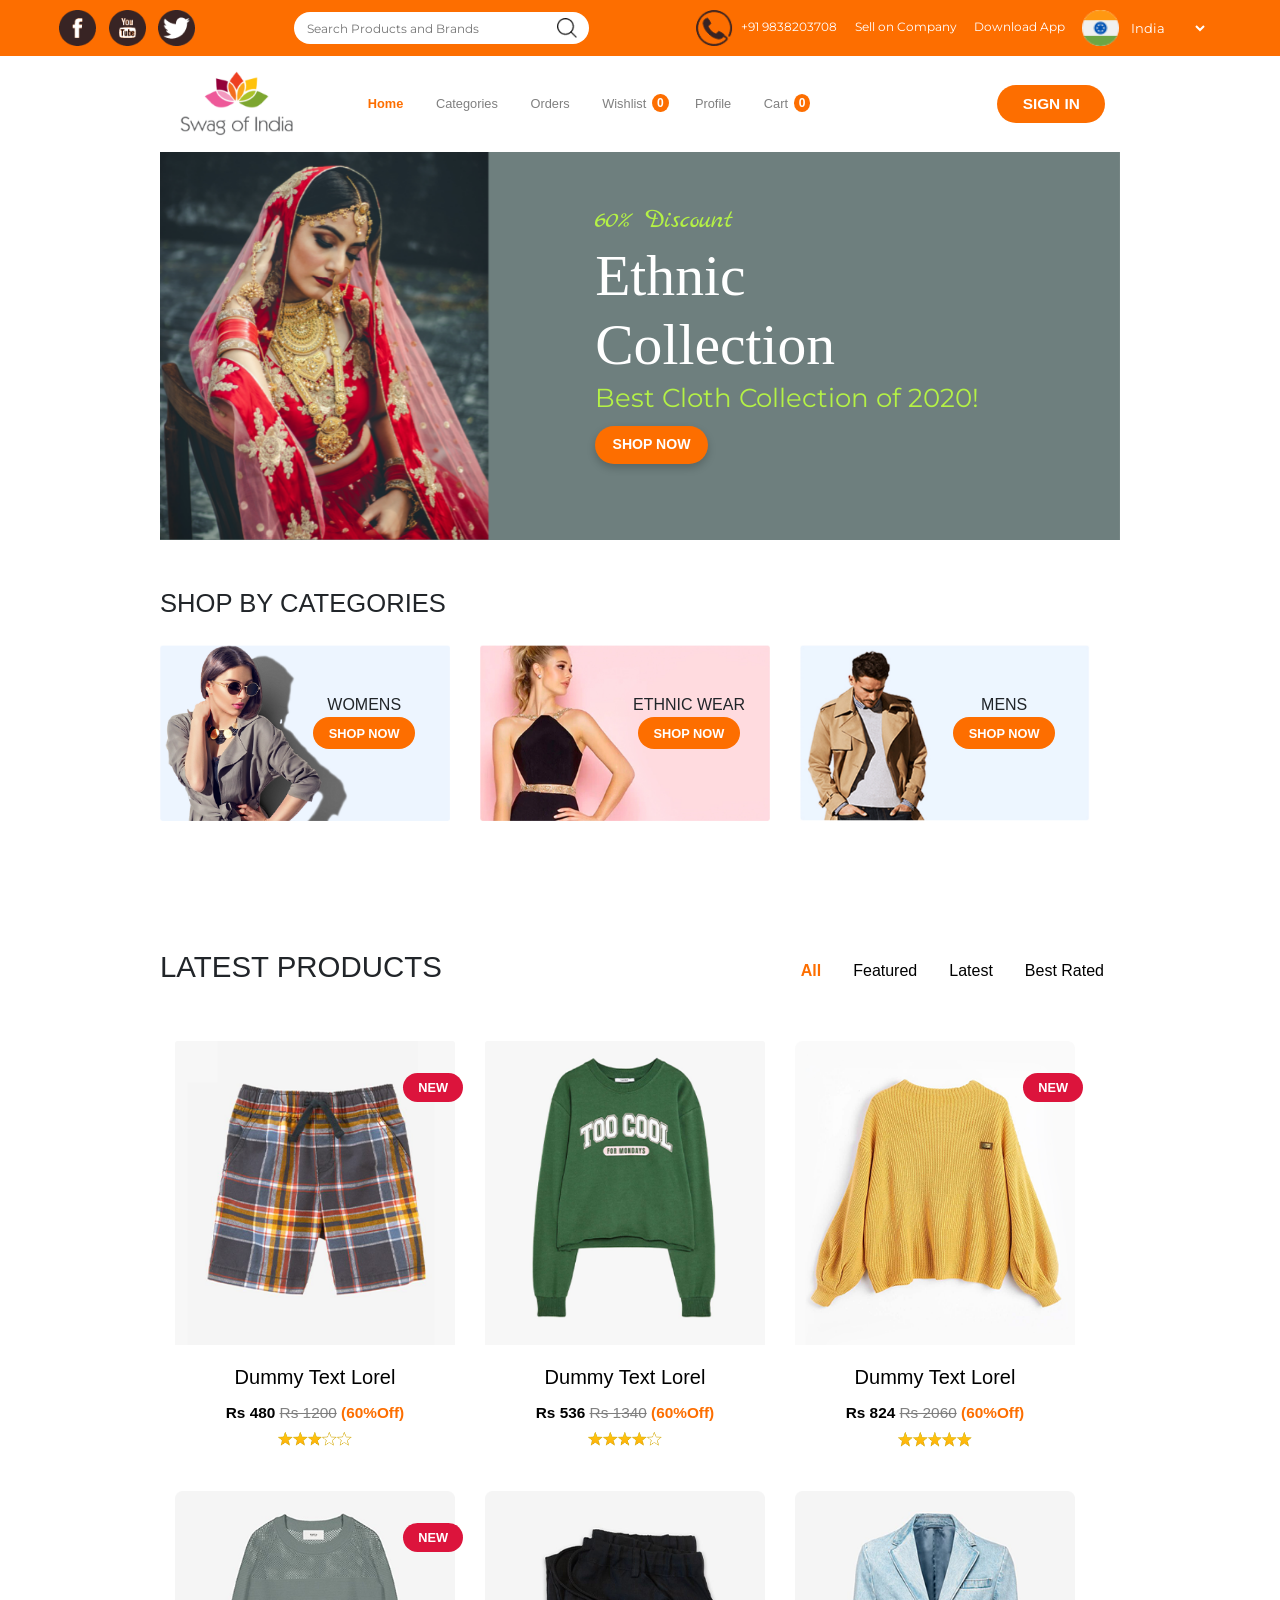
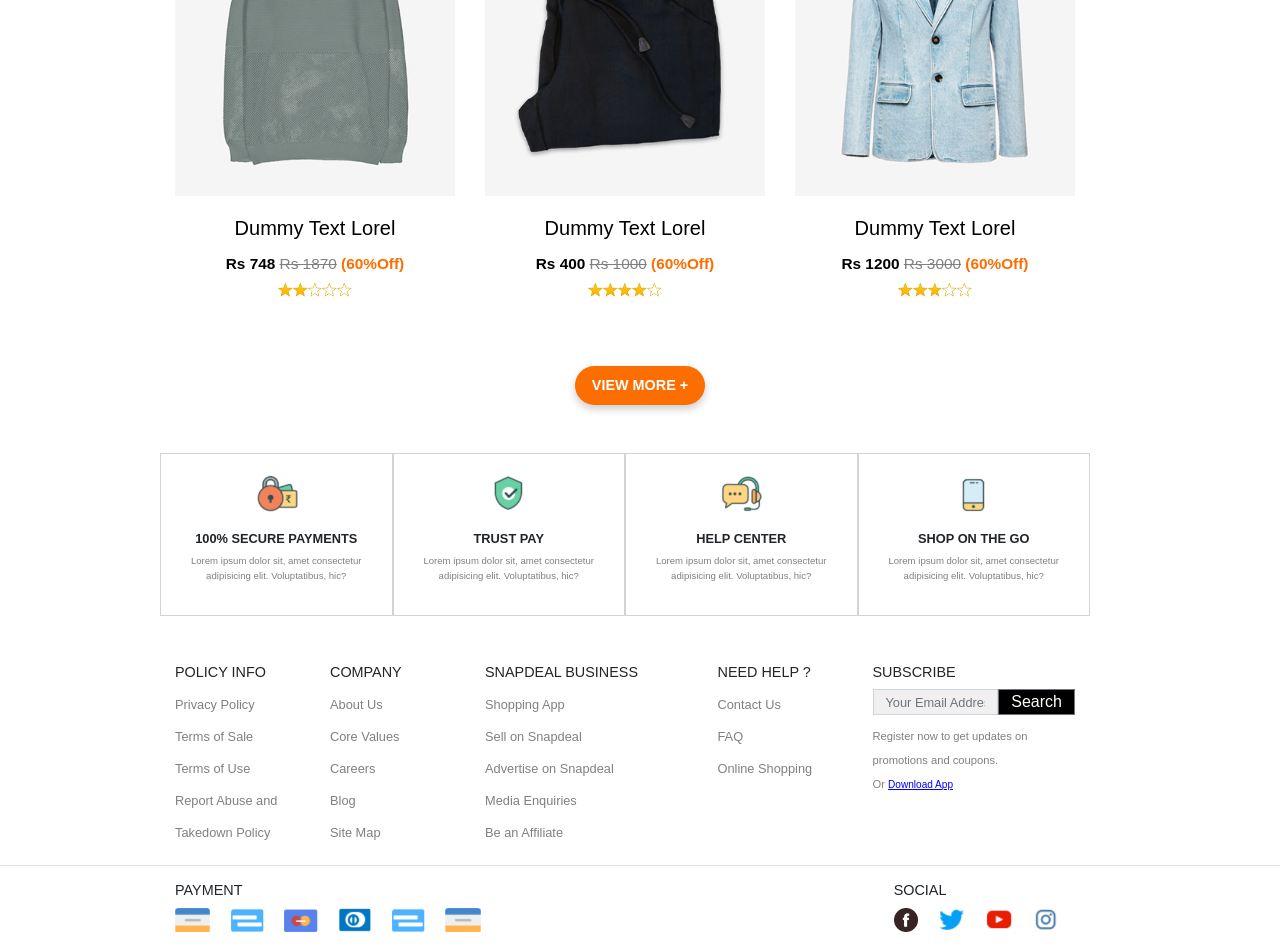
<file: index.html>
<!DOCTYPE html>
<html lang="en">

<head>
    <meta charset="UTF-8">
    <meta name="viewport" content="width=device-width, initial-scale=1.0">
    <title>Swag of India - Home</title>
    <link rel="icon" type="image/png" href="Images/carts.png">
    <link rel="stylesheet" href="css/style.css">
    <link rel="stylesheet" href="https://cdn.jsdelivr.net/npm/bootstrap@4.6.0/dist/css/bootstrap.min.css"
        integrity="sha384-B0vP5xmATw1+K9KRQjQERJvTumQW0nPEzvF6L/Z6nronJ3oUOFUFpCjEUQouq2+l" crossorigin="anonymous">
    <link rel="stylesheet" href="https://cdn.jsdelivr.net/npm/bootstrap-icons@1.3.0/font/bootstrap-icons.css">
</head>

<body>
    <header class='mb-5'>
        <!-- Start of Top Bar -->
        <div class="top-header" role='top header' id="back-to-top">
            <div class="social-img-holder" role='image holder'>
                <img src="Images/facebook.png" alt="facebook-icon" role='icon' aria-label='facebook icon'>
                <img src="Images/youtube.png" alt="youtube-icon" role='icon' aria-label='youtube icon'>
                <img src="Images/Twitter.png" alt="twitter-icon" role='icon' aria-label='twitter icon'>
            </div>
            <div class="search-box" role='search' id="search-box">
                <input type="search" name="searchbox" role="form" id="searchbox"
                    placeholder="Search Products and Brands" aria-labelledby="search-box">
                <img src="Images/magglass.png" alt="search-icon" role='icon' aria-label='magnifying glass icon'>
            </div>
            <div class="information-tab" role="info container">
                <img src="Images/call.png" id='call-icon' alt="call-icon" role='icon' aria-label='Phone icon'>
                <a id='ph-number' href="" role='link'>+91 9838203708</a>
                <a href="Seller-page.html" role='link'>Sell on Company</a>
                <a href="#" role='link'>Download App</a>
                <img src="Images/langicon.png" id="flag-icon" alt="lang-icon" role='icon' aria-label='language icon'>
                <form action="#" aria-label='form'>
                    <select name="lang-select" id="lang-select" aria-labelledby="select box">
                        <option value="India" role="option" aria-labelledby="Option1">India</option>
                        <option value="UK" role="option" aria-labelledby="Option1">UK</option>
                        <option value="Canada" role="option" aria-labelledby="Option2">Canada</option>
                        <option value="Germany" role="option" aria-labelledby="Option3">Germany</option>
                    </select>
                </form>
            </div>
        </div>
        <!-- End of Top Bar -->

        <!-- Start of Bottom Header -->
        <div class="bottom-header" id="bottom-head">
            <div class="sticky-bar-wrapper bg-white" id="sticky-section">
                <nav class="navbar navbar-expand-lg navbar-light bg-white" id="bottom-header-navbar">
                    <div class="container-fluid">
                        <a class="navbar-brand" href="index.html"><img id="logo_img" src="Images/logo.png" alt="logo" role="img"
                                aria-label=" website logo"></a>
                        <div class="input-group d-xl-none d-lg-none" id="search-box-container">
                            <input type="search" id="search-box-hidden" class="form-control"
                                placeholder="Search products and Brands" aria-label="search box"
                                aria-describedby="basic-addon1">
                            <span id="basic-addon1"><img src="Images/magglass.png" alt="search-icon" role="icon"
                                    aria-labelledby="magnifying glass icon"></span>
                        </div>
                        <button class="navbar-toggler" type="button" data-toggle="collapse"
                            data-target="#navbarTogglerDemo02" aria-controls="navbarTogglerDemo02" aria-expanded="false"
                            aria-label="Toggle navigation">
                            <span class="navbar-toggler-icon"></span>
                        </button>
                        <div class="collapse navbar-collapse" id="navbarTogglerDemo02">
                            <ul class="navbar-nav mr-auto mt-2 ml-xl-5 ml-lg-5 ml-md-0 mt-lg-0 text-center">
                                <li class="nav-item">
                                    <a class="nav-link active" href="index.html">Home</a>
                                </li>
                                <li class="nav-item dropdown">
                                    <a class="nav-link drop-btn" href="Product-list.html">Categories</a>
                                        <div class="dropdown-content mt-2">
                                            <a href="Product-list.html">Men</a>
                                            <a href="Product-list.html">Women</a>
                                            <a href="Product-list.html">Ethnic</a>
                                        </div>
                                </li>
                                <li class="nav-item dropdown2">
                                    <a class="nav-link drop-btn2" href="my-order.html">Orders</a>
                                    <div class="dropdown-content2 mt-2">
                                        <a href="my-order.html">My Orders</a>
                                        <a href="Track-order.html">Track Orders</a>
                                        <a href="Return-order.html">Return Orders</a>
                                      </div>
                                </li>
                                <li class="nav-item wishlist">
                                    <a class="nav-link" href="Wishlist.html">Wishlist</a>
                                    <span class="badge" id="wishlist-badge">0</span>
                                </li>
                                <li class="nav-item">
                                    <a class="nav-link ml-xl-3 ml-md-0" href="My-profile.html">Profile</a>
                                </li>
                                <li class="nav-item notification">
                                    <a class="nav-link" href="Cart-page.html" id="cart-btn">Cart</a>
                                    <span class="badge" id="cart-badge">0</span>
                                </li>
                            </ul>
                            <form class="form-inline my-2 my-lg-0 d-flex flex-column align-items-stretch justify-content-start">
                                <button class="btn btn-orange my-2 my-sm-0" id="signin" type="button" data-toggle="modal"
                                data-target="#exampleModalCenter" aria-labelledby='sign-in-btn'>SIGN IN</button>
                            </form>
                        </div>
                    </div>
                </nav>
            </div>
            <!-- LOGIN MODAL -->
            <div class="modal fade" id="exampleModalCenter" tabindex="-1" role="dialog"
                aria-label="exampleModalCenterTitle" aria-hidden="true">
                <div class="modal-dialog modal-dialog-centered" role="document">
                    <div class="modal-content">
                        <div class="modal-header d-flex flex-column align-items-center">
                            <button type="button" class="close" data-dismiss="modal" aria-label="Close">
                                <span aria-hidden="true">&times;</span>
                            </button>
                            <img src="Images/logo.png" alt="modal logo">
                        </div>
                        <div class="modal-body">
                            <!-- Addition of Tabs -->
                            <ul class="nav nav-tabs nav-justified" id="myTab" role="tablist">
                                <li class="nav-item">
                                    <a href="#login" id="tab1" class='nav-link active' style="border-color: white;" aria-controls="login"
                                        aria-selected='true' role="tab" tabindex=1 data-toggle='tab'>LOGIN</a>
                                </li>
                                <li class="nav-item">
                                    <a href="#create-account" id="tab2" class='nav-link' style="border-color: white;" aria-controls="create-account"
                                        aria-selected='false' role="tab" tabindex=0 data-toggle='tab'>CREATE ACCOUNT</a>
                                </li>
                            </ul>
                            <div class="tab-content mt-3" id="myTabContent">
                                <div class="tab-pane active" id="login" role="tabpanel" aria-labelledby="tab1"
                                    aria-hidden='false'>
                                    <!-- Addition of Form 1 -->
                                    <form class="d-flex flex-column">
                                        <div class="form-group">
                                            <label for="exampleInputEmail1">Email address <span
                                                    class='required'>*</span></label>
                                            <input type="email" class="form-control" id="exampleInputEmail1"
                                                role="email" placeholder="Enter email">
                                        </div>
                                        <div class="form-group">
                                            <label for="exampleInputPassword1">Password <span
                                                    class='required'>*</span></label>
                                            <div class="input-group d-flex flex-row">
                                                <input type="password" class="form-control" id="exampleInputPassword1"
                                                    placeholder="Password">
                                                <div class="input-group-append">
                                                    <div class="input-group-text">
                                                        <i class='bi bi-eye-fill ml-2'></i>
                                                    </div>
                                                </div>
                                            </div>
                                        </div>
                                        <button type="submit" class="btn btn-orange rounded-0">SIGN
                                            IN</button><br>
                                        <button type="submit" class="btn btn-default2 rounded-0">FORGOT YOUR
                                            PASSWORD?</button>
                                    </form>
                                </div>
                                <div class="tab-pane" id="create-account" role="tabpanel" aria-labelledby="tab2"
                                    aria-hidden='true'>
                                    <!-- Addition of Form 2 -->
                                    <form class="d-flex flex-column">
                                        <div class="form-group">
                                            <label for="exampleInputUsername2">Username <span
                                                    class='required'>*</span></label>
                                            <input type="text" class="form-control" id="exampleInputUsername2"
                                                role="username" placeholder="Enter Username">
                                        </div>
                                        <div class="form-group">
                                            <label for="exampleInputEmail2">Email address <span
                                                    class='required'>*</span></label>
                                            <input type="email" class="form-control" id="exampleInputEmail2"
                                                role="email" placeholder="Enter email">
                                        </div>
                                        <div class="form-group">
                                            <label for="exampleInputPassword2">Password <span
                                                    class='required'>*</span></label>
                                            <div class="input-group d-flex flex-row">
                                                <input type="password" class="form-control" id="exampleInputPassword2"
                                                    placeholder="Password">
                                                <div class="input-group-append">
                                                    <div class="input-group-text">
                                                        <i class='bi bi-eye-fill ml-2'></i>
                                                    </div>
                                                </div>
                                            </div>
                                        </div>
                                        <button type="submit"
                                            class="btn btn-default btn-hover btn-orange rounded-0">CREATE
                                            ACCOUNT</button><br>
                                    </form>
                                </div>
                            </div>
                        </div>
                        <!-- End of Tabs -->
                        <!-- Start of Modal Footer -->
                        <div class="modal-footer d-flex flex-column justify-items-center">
                            <span>Or Login With</span>
                            <div class="modal-social-btn">
                                <a class="btn text-white" style="background-color: #3b5998" href="#!"
                                    role="button"><span class="bi bi-facebook">FACEBOOK</span></a>
                                <a class="btn text-white" style="background-color: #55acee" href="#!"
                                    role="button"><span class="bi bi-twitter">TWITTER</span></a>
                                <a class="btn text-white" style="background-color: #dd4b39" href="#!"
                                    role="button"><span class="bi bi-google">GOOGLE</span></a>
                            </div>
                        </div>
                        <!-- Start of Modal Footer -->
                    </div>
                </div>
            </div>
            <!-- LOGIN MODAL -->
            <!-- main banner photo carousel start -->
            <div id="carousel-slider" class="carousel slide" data-ride="carousel">
                <div class="carousel-inner">
                    <div class="carousel-item active">
                        <img class="d-block w-100" src="Images/banner-model.png" alt="First slide">
                    </div>
                    <div class="carousel-item">
                        <img class="d-block w-100" src="Images/banner-model.png" alt="Second slide">
                    </div>
                    <div class="carousel-item">
                        <img class="d-block w-100" src="Images/banner-model.png" alt="Third slide">
                    </div>
                    <div class="carousel-slider-text">
                        <p>60% Discount</p>
                        <h2>Ethnic<br>Collection</h2>
                        <p>Best Cloth Collection of 2020!</p>
                        <button onclick="location.href='Product-list.html';">SHOP NOW</button>
                    </div>
                </div>
            </div>
            <!-- main banner photo carousel end -->
        </div>
    </header>
    <a class='back-to-top-btn float-right' id="scroll-btn" role='button' aria-label='back to top button'>
        <img src="Images/up-green.png" alt="goto top" role="icon" aria-label='back to top image'>
    </a>
    <!-- End of Bottom Header -->

    <section class="categories-section" aria-label='Categories section'>
        <div class="container-fluid w-75 p-0" id="categories">
            <h1>SHOP BY CATEGORIES</h1>
            <div class="row">
                <div class="col col-xl-4 col-lg-4 col-md-6 col-sm-6 col-xs-12">
                    <img src="Images/cat1.png" alt="womens wear" role="img" aria-label="categories image1">
                    <div class="text-box text-box1" role="textbox" aria-label='textbox3'>
                        <h2>WOMENS</h2>
                        <button onclick="location.href='Product-list.html';">SHOP NOW</button>
                    </div>
                </div>
                <div class="col col-xl-4 col-lg-4 col-md-6 col-sm-6 col-xs-12">
                    <img src="Images/cat2.png" alt="ethnic wear" role="img" aria-label="categories image2">
                    <div class="text-box text-box2" role="textbox" aria-label='textbox2'>
                        <h2>ETHNIC WEAR</h2>
                        <button onclick="location.href='Product-list.html';">SHOP NOW</button>
                    </div>
                </div>
                <div class="col col-xl-4 col-lg-4 col-md-6 col-sm-6 col-xs-12 mt-lg-0 mt-md-4 mt-sm-4 mt-xs-0">
                    <img src="Images/cat3.png" alt="mens" role="img" aria-label="categories image3">
                    <div class="text-box text-box3" role="textbox" aria-label='textbox3'>
                        <h2>MENS</h2>
                        <button onclick="location.href='Product-list.html';">SHOP NOW</button>
                    </div>
                </div>
            </div>
        </div>
    </section>


    <!-- Start of Latest Products -->
    <section class='latest-prods' aria-label='latest products section'>
        <div class="latest-prod-title-bar" aria-label='latest products section title bar'>
            <h2 class="text-center">LATEST PRODUCTS</h2>
            <ul class="desc-tabs nav nav-tabs" id="myProductsTab" role="tablist">
                <li class="nav-item">
                    <a href="#pd-list-1" id="tab1" class='nav-link active' aria-controls="product list 1"
                        aria-selected='true' role="tab" tabindex=1 data-toggle='tab'>All</a>
                </li>
                <li class="nav-item">
                    <a href="#pd-list-2" id="tab2" class='nav-link' aria-controls="create-account" aria-selected='false'
                        role="tab" tabindex=0 data-toggle='tab'>Featured</a>
                </li>
                <li class="nav-item">
                    <a href="#pd-list-3" id="tab3" class='nav-link' aria-controls="create-account" aria-selected='false'
                        role="tab" tabindex=0 data-toggle='tab'>Latest</a>
                </li>
                <li class="nav-item">
                    <a href="#pd-list-4" id="tab4" class='nav-link' aria-controls="create-account" aria-selected='false'
                        role="tab" tabindex=0 data-toggle='tab'>Best Rated</a>
                </li>
            </ul>
        </div>
        <div class="desc-tabs-content tab-content" id="myProductsTabContent">
            <div class="tab-pane active" id="pd-list-1" role="tabpanel" aria-labelledby="tab1" aria-hidden='false'>
                <div class="container-fluid mt-5">
                    <div class="row">
                        <div class="p-col-1 col col-lg-4 col-md-6 col-sm-12">
                            <div class="prod-card mb-4" id="product1">
                                <div class="icons d-flex justify-content-center" id="card_icons">
                                    <a class="heart"><img class='img1' src="Images/heart-icon-trans.png"
                                            alt="inner heart icon"></a>
                                    <a href="Product-view.html"><img src="Images/eye-icon-trans.png" alt="inner eye icon"></a>
                                    <a class="shopping"><img src="Images/shopping-icon-trans.png" alt="inner shopping icon"></a>
                                </div>
                                <img class="card-img-top" src="Images/product1.png" alt="Card image cap">
                                <span class='new_tag'>NEW</span>
                                <div class="card-body d-flex flex-column align-items-center">
                                    <h5 class="card-title">Dummy Text Lorel</h5>
                                    <p class="card-text mb-0"><strong>Rs 480</strong> <del>Rs 1200</del> <span
                                            class="offer">(60%Off)</span></p>
                                    <div class="stars-group d-flex align-items-center mt-2" id="starsgroup">
                                        <img class="stars" src="Images/star.png" alt="star-rating" role="icon"
                                            aria-label='star rating'>
                                        <img class="stars" src="Images/star.png" alt="star-rating" role="icon"
                                            aria-label='star rating'>
                                        <img class="stars" src="Images/star.png" alt="star-rating" role="icon"
                                            aria-label='star rating'>
                                        <img class="stars" src="Images/star-empty.png" alt="star-rating" role="icon"
                                            aria-label='star rating'>
                                        <img class="stars" src="Images/star-empty.png" alt="star-rating" role="icon"
                                            aria-label='star rating'>
                                    </div>
                                </div>
                            </div>
                        </div>
                        <div class="p-col-1 col col-lg-4 col-md-6 col-sm-12">
                            <div class="prod-card mb-4" id="product2">
                                <div class="icons d-flex justify-content-center" id="card_icons">
                                    <a class="heart"><img class='img1' src="Images/heart-icon-trans.png"
                                            alt="inner heart icon"></a>
                                    <a href="Product-view.html"><img src="Images/eye-icon-trans.png" alt="inner eye icon"></a>
                                    <a class="shopping"><img src="Images/shopping-icon-trans.png" alt="inner shopping icon"></a>
                                </div>
                                <img class="card-img-top" src="Images/product2.png" alt="Card image cap">
                                <div class="card-body d-flex flex-column align-items-center">
                                    <h5 class="card-title">Dummy Text Lorel</h5>
                                    <p class="card-text mb-0"><strong>Rs 536</strong> <del>Rs 1340</del> <span
                                            class="offer">(60%Off)</span></p>
                                    <div class="stars-group d-flex align-items-center mt-2" id="starsgroup">
                                        <img class="stars" src="Images/star.png" alt="star-rating" role="icon"
                                            aria-label='star rating'>
                                        <img class="stars" src="Images/star.png" alt="star-rating" role="icon"
                                            aria-label='star rating'>
                                        <img class="stars" src="Images/star.png" alt="star-rating" role="icon"
                                            aria-label='star rating'>
                                        <img class="stars" src="Images/star.png" alt="star-rating" role="icon"
                                            aria-label='star rating'>
                                        <img class="stars" src="Images/star-empty.png" alt="star-rating" role="icon"
                                            aria-label='star rating'>
                                    </div>
                                </div>
                            </div>
                        </div>
                        <div class="p-col-2 col col-lg-4 col-md-6 col-sm-12">
                            <div class="prod-card mb-4" id="product3">
                                <div class="icons d-flex justify-content-center" id="card_icons">
                                    <a class="heart"><img class='img1' src="Images/heart-icon-trans.png"
                                            alt="inner heart icon"></a>
                                    <a href="Product-view.html"><img src="Images/eye-icon-trans.png" alt="inner eye icon"></a>
                                    <a class="shopping"><img src="Images/shopping-icon-trans.png" alt="inner shopping icon"></a>
                                </div>
                                <img class="card-img-top" src="Images/product3.png" alt="Card image cap">
                                <span class='new_tag'>NEW</span>
                                <div class="card-body d-flex flex-column align-items-center">
                                    <h5 class="card-title">Dummy Text Lorel</h5>
                                    <p class="card-text mb-0"><strong>Rs 824</strong> <del>Rs 2060</del> <span
                                            class="offer">(60%Off)</span></p>
                                    <div class="stars-group d-flex align-items-center mt-2" id="starsgroup">
                                        <img class="stars" src="Images/star.png" alt="star-rating" role="icon"
                                            aria-label='star rating'>
                                        <img class="stars" src="Images/star.png" alt="star-rating" role="icon"
                                            aria-label='star rating'>
                                        <img class="stars" src="Images/star.png" alt="star-rating" role="icon"
                                            aria-label='star rating'>
                                        <img class="stars" src="Images/star.png" alt="star-rating" role="icon"
                                            aria-label='star rating'>
                                        <img class="stars" src="Images/star.png" alt="star-rating" role="icon"
                                        aria-label='star rating'>
                                    </div>
                                </div>
                            </div>
                        </div>
                        <div class="p-col-2 col col-lg-4 col-md-6 col-sm-12">
                            <div class="prod-card mb-4" id="product4">
                                <div class="icons d-flex justify-content-center" id="card_icons">
                                    <a class="heart"><img class='img1' src="Images/heart-icon-trans.png"
                                            alt="inner heart icon"></a>
                                    <a href="Product-view.html"><img src="Images/eye-icon-trans.png" alt="inner eye icon"></a>
                                    <a class="shopping"><img src="Images/shopping-icon-trans.png" alt="inner shopping icon"></a>
                                </div>
                                <img class="card-img-top" src="Images/product4.png" alt="Card image cap">
                                <span class='new_tag'>NEW</span>
                                <div class="card-body d-flex flex-column align-items-center">
                                    <h5 class="card-title">Dummy Text Lorel</h5>
                                    <p class="card-text mb-0"><strong>Rs 748</strong> <del>Rs 1870</del> <span
                                            class="offer">(60%Off)</span></p>
                                    <div class="stars-group d-flex align-items-center mt-2" id="starsgroup">
                                        <img class="stars" src="Images/star.png" alt="star-rating" role="icon"
                                            aria-label='star rating'>
                                        <img class="stars" src="Images/star.png" alt="star-rating" role="icon"
                                            aria-label='star rating'>
                                        <img class="stars" src="Images/star-empty.png" alt="star-rating" role="icon"
                                        aria-label='star rating'>
                                        <img class="stars" src="Images/star-empty.png" alt="star-rating" role="icon"
                                        aria-label='star rating'>
                                        <img class="stars" src="Images/star-empty.png" alt="star-rating" role="icon"
                                            aria-label='star rating'>
                                    </div>
                                </div>
                            </div>
                        </div>
                        <div class="p-col-3 col col-lg-4 col-md-6 col-sm-12">
                            <div class="prod-card mb-4" id="product5">
                                <div class="icons d-flex justify-content-center" id="card_icons">
                                    <a class="heart"><img class='img1' src="Images/heart-icon-trans.png"
                                            alt="inner heart icon"></a>
                                    <a href="Product-view.html"><img src="Images/eye-icon-trans.png" alt="inner eye icon"></a>
                                    <a class="shopping"><img src="Images/shopping-icon-trans.png" alt="inner shopping icon"></a>
                                </div>
                                <img class="card-img-top" src="Images/product5.png" alt="Card image cap">
                                <div class="card-body d-flex flex-column align-items-center">
                                    <h5 class="card-title">Dummy Text Lorel</h5>
                                    <p class="card-text mb-0"><strong>Rs 400</strong> <del>Rs 1000</del> <span
                                            class="offer">(60%Off)</span></p>
                                    <div class="stars-group d-flex align-items-center mt-2" id="starsgroup">
                                        <img class="stars" src="Images/star.png" alt="star-rating" role="icon"
                                            aria-label='star rating'>
                                        <img class="stars" src="Images/star.png" alt="star-rating" role="icon"
                                            aria-label='star rating'>
                                        <img class="stars" src="Images/star.png" alt="star-rating" role="icon"
                                            aria-label='star rating'>
                                        <img class="stars" src="Images/star.png" alt="star-rating" role="icon"
                                            aria-label='star rating'>
                                        <img class="stars" src="Images/star-empty.png" alt="star-rating" role="icon"
                                            aria-label='star rating'>
                                    </div>
                                </div>
                            </div>
                        </div>
                        <div class="p-col-3 col col-lg-4 col-md-6 col-sm-12">
                            <div class="prod-card mb-4" id="product6">
                                <div class="icons d-flex justify-content-center" id="card_icons">
                                    <a class="heart"><img class='img1' src="Images/heart-icon-trans.png"
                                            alt="inner heart icon"></a>
                                    <a href="Product-view.html"><img src="Images/eye-icon-trans.png" alt="inner eye icon"></a>
                                    <a class="shopping"><img src="Images/shopping-icon-trans.png" alt="inner shopping icon"></a>
                                </div>
                                <img class="card-img-top" src="Images/product6.png" alt="Card image cap">
                                <div class="card-body d-flex flex-column align-items-center">
                                    <h5 class="card-title">Dummy Text Lorel</h5>
                                    <p class="card-text mb-0"><strong>Rs 1200</strong> <del>Rs 3000</del> <span
                                            class="offer">(60%Off)</span></p>
                                    <div class="stars-group d-flex align-items-center mt-2" id="starsgroup">
                                        <img class="stars" src="Images/star.png" alt="star-rating" role="icon"
                                            aria-label='star rating'>
                                        <img class="stars" src="Images/star.png" alt="star-rating" role="icon"
                                            aria-label='star rating'>
                                        <img class="stars" src="Images/star.png" alt="star-rating" role="icon"
                                            aria-label='star rating'>
                                        <img class="stars" src="Images/star-empty.png" alt="star-rating" role="icon"
                                        aria-label='star rating'>
                                        <img class="stars" src="Images/star-empty.png" alt="star-rating" role="icon"
                                            aria-label='star rating'>
                                    </div>
                                </div>
                            </div>
                        </div>
                    </div>
                </div>
            </div>
            <div class="tab-pane" id="pd-list-2" role="tabpanel" aria-labelledby="tab2" aria-hidden='false'>
                <div class="container-fluid mt-5">
                    <div class="row">
                        <div class="col col-lg-4 col-md-6 col-sm-12">
                            <div class="prod-card mb-4" id="product5">
                                <div class="icons d-flex justify-content-center" id="card_icons">
                                    <a class="heart"><img class='img1' src="Images/heart-icon-trans.png"
                                            alt="inner heart icon"></a>
                                    <a href="Product-view.html"><img src="Images/eye-icon-trans.png" alt="inner eye icon"></a>
                                    <a class="shopping"><img src="Images/shopping-icon-trans.png" alt="inner shopping icon"></a>
                                </div>
                                <img class="card-img-top" src="Images/product5.png" alt="Card image cap">
                                <div class="card-body d-flex flex-column align-items-center">
                                    <h5 class="card-title">Dummy Text Lorel</h5>
                                    <p class="card-text mb-0"><strong>Rs 400</strong> <del>Rs 1000</del> <span
                                            class="offer">(60%Off)</span></p>
                                    <div class="stars-group d-flex align-items-center mt-2" id="starsgroup">
                                        <img class="stars" src="Images/star.png" alt="star-rating" role="icon"
                                            aria-label='star rating'>
                                        <img class="stars" src="Images/star.png" alt="star-rating" role="icon"
                                            aria-label='star rating'>
                                        <img class="stars" src="Images/star.png" alt="star-rating" role="icon"
                                            aria-label='star rating'>
                                        <img class="stars" src="Images/star.png" alt="star-rating" role="icon"
                                            aria-label='star rating'>
                                        <img class="stars" src="Images/star-empty.png" alt="star-rating" role="icon"
                                            aria-label='star rating'>
                                    </div>
                                </div>
                            </div>
                        </div>
                        <div class="col col-lg-4 col-md-6 col-sm-12">
                            <div class="prod-card mb-4" id="product5">
                                <div class="icons d-flex justify-content-center" id="card_icons">
                                    <a class="heart"><img class='img1' src="Images/heart-icon-trans.png"
                                            alt="inner heart icon"></a>
                                    <a href="Product-view.html"><img src="Images/eye-icon-trans.png" alt="inner eye icon"></a>
                                    <a class="shopping"><img src="Images/shopping-icon-trans.png" alt="inner shopping icon"></a>
                                </div>
                                <img class="card-img-top" src="Images/product5.png" alt="Card image cap">
                                <span class='new_tag'>NEW</span>
                                <div class="card-body d-flex flex-column align-items-center">
                                    <h5 class="card-title">Dummy Text Lorel</h5>
                                    <p class="card-text mb-0"><strong>Rs 400</strong> <del>Rs 1000</del> <span
                                            class="offer">(60%Off)</span></p>
                                    <div class="stars-group d-flex align-items-center mt-2" id="starsgroup">
                                        <img class="stars" src="Images/star.png" alt="star-rating" role="icon"
                                            aria-label='star rating'>
                                        <img class="stars" src="Images/star.png" alt="star-rating" role="icon"
                                            aria-label='star rating'>
                                        <img class="stars" src="Images/star.png" alt="star-rating" role="icon"
                                            aria-label='star rating'>
                                        <img class="stars" src="Images/star.png" alt="star-rating" role="icon"
                                            aria-label='star rating'>
                                        <img class="stars" src="Images/star-empty.png" alt="star-rating" role="icon"
                                            aria-label='star rating'>
                                    </div>
                                </div>
                            </div>
                        </div>
                        <div class="col col-lg-4 col-md-6 col-sm-12">
                            <div class="prod-card mb-4" id="product5">
                                <div class="icons d-flex justify-content-center" id="card_icons">
                                    <a class="heart"><img class='img1' src="Images/heart-icon-trans.png"
                                            alt="inner heart icon"></a>
                                    <a href="Product-view.html"><img src="Images/eye-icon-trans.png" alt="inner eye icon"></a>
                                    <a class="shopping"><img src="Images/shopping-icon-trans.png" alt="inner shopping icon"></a>
                                </div>
                                <img class="card-img-top" src="Images/product5.png" alt="Card image cap">
                                <div class="card-body d-flex flex-column align-items-center">
                                    <h5 class="card-title">Dummy Text Lorel</h5>
                                    <p class="card-text mb-0"><strong>Rs 400</strong> <del>Rs 1000</del> <span
                                            class="offer">(60%Off)</span></p>
                                    <div class="stars-group d-flex align-items-center mt-2" id="starsgroup">
                                        <img class="stars" src="Images/star.png" alt="star-rating" role="icon"
                                            aria-label='star rating'>
                                        <img class="stars" src="Images/star.png" alt="star-rating" role="icon"
                                            aria-label='star rating'>
                                        <img class="stars" src="Images/star.png" alt="star-rating" role="icon"
                                            aria-label='star rating'>
                                        <img class="stars" src="Images/star.png" alt="star-rating" role="icon"
                                            aria-label='star rating'>
                                        <img class="stars" src="Images/star-empty.png" alt="star-rating" role="icon"
                                            aria-label='star rating'>
                                    </div>
                                </div>
                            </div>
                        </div>
                        <div class="col col-lg-4 col-md-6 col-sm-12">
                            <div class="prod-card mb-4" id="product5">
                                <div class="icons d-flex justify-content-center" id="card_icons">
                                    <a class="heart"><img class='img1' src="Images/heart-icon-trans.png"
                                            alt="inner heart icon"></a>
                                    <a href="Product-view.html"><img src="Images/eye-icon-trans.png" alt="inner eye icon"></a>
                                    <a class="shopping"><img src="Images/shopping-icon-trans.png" alt="inner shopping icon"></a>
                                </div>
                                <img class="card-img-top" src="Images/product5.png" alt="Card image cap">
                                <div class="card-body d-flex flex-column align-items-center">
                                    <h5 class="card-title">Dummy Text Lorel</h5>
                                    <p class="card-text mb-0"><strong>Rs 400</strong> <del>Rs 1000</del> <span
                                            class="offer">(60%Off)</span></p>
                                    <div class="stars-group d-flex align-items-center mt-2" id="starsgroup">
                                        <img class="stars" src="Images/star.png" alt="star-rating" role="icon"
                                            aria-label='star rating'>
                                        <img class="stars" src="Images/star.png" alt="star-rating" role="icon"
                                            aria-label='star rating'>
                                        <img class="stars" src="Images/star.png" alt="star-rating" role="icon"
                                            aria-label='star rating'>
                                        <img class="stars" src="Images/star.png" alt="star-rating" role="icon"
                                            aria-label='star rating'>
                                        <img class="stars" src="Images/star-empty.png" alt="star-rating" role="icon"
                                            aria-label='star rating'>
                                    </div>
                                </div>
                            </div>
                        </div>
                        <div class="col col-lg-4 col-md-6 col-sm-12">
                            <div class="prod-card mb-4" id="product5">
                                <div class="icons d-flex justify-content-center" id="card_icons">
                                    <a class="heart"><img class='img1' src="Images/heart-icon-trans.png"
                                            alt="inner heart icon"></a>
                                    <a href="Product-view.html"><img src="Images/eye-icon-trans.png" alt="inner eye icon"></a>
                                    <a class="shopping"><img src="Images/shopping-icon-trans.png" alt="inner shopping icon"></a>
                                </div>
                                <img class="card-img-top" src="Images/product5.png" alt="Card image cap">
                                <span class='new_tag'>NEW</span>
                                <div class="card-body d-flex flex-column align-items-center">
                                    <h5 class="card-title">Dummy Text Lorel</h5>
                                    <p class="card-text mb-0"><strong>Rs 400</strong> <del>Rs 1000</del> <span
                                            class="offer">(60%Off)</span></p>
                                    <div class="stars-group d-flex align-items-center mt-2" id="starsgroup">
                                        <img class="stars" src="Images/star.png" alt="star-rating" role="icon"
                                            aria-label='star rating'>
                                        <img class="stars" src="Images/star.png" alt="star-rating" role="icon"
                                            aria-label='star rating'>
                                        <img class="stars" src="Images/star.png" alt="star-rating" role="icon"
                                            aria-label='star rating'>
                                        <img class="stars" src="Images/star.png" alt="star-rating" role="icon"
                                            aria-label='star rating'>
                                        <img class="stars" src="Images/star-empty.png" alt="star-rating" role="icon"
                                            aria-label='star rating'>
                                    </div>
                                </div>
                            </div>
                        </div>
                        <div class="col col-lg-4 col-md-6 col-sm-12">
                            <div class="prod-card mb-4" id="product5">
                                <div class="icons d-flex justify-content-center" id="card_icons">
                                    <a class="heart"><img class='img1' src="Images/heart-icon-trans.png"
                                            alt="inner heart icon"></a>
                                    <a href="Product-view.html"><img src="Images/eye-icon-trans.png" alt="inner eye icon"></a>
                                    <a class="shopping"><img src="Images/shopping-icon-trans.png" alt="inner shopping icon"></a>
                                </div>
                                <img class="card-img-top" src="Images/product5.png" alt="Card image cap">
                                <span class='new_tag'>NEW</span>
                                <div class="card-body d-flex flex-column align-items-center">
                                    <h5 class="card-title">Dummy Text Lorel</h5>
                                    <p class="card-text mb-0"><strong>Rs 400</strong> <del>Rs 1000</del> <span
                                            class="offer">(60%Off)</span></p>
                                    <div class="stars-group d-flex align-items-center mt-2" id="starsgroup">
                                        <img class="stars" src="Images/star.png" alt="star-rating" role="icon"
                                            aria-label='star rating'>
                                        <img class="stars" src="Images/star.png" alt="star-rating" role="icon"
                                            aria-label='star rating'>
                                        <img class="stars" src="Images/star.png" alt="star-rating" role="icon"
                                            aria-label='star rating'>
                                        <img class="stars" src="Images/star.png" alt="star-rating" role="icon"
                                            aria-label='star rating'>
                                        <img class="stars" src="Images/star-empty.png" alt="star-rating" role="icon"
                                            aria-label='star rating'>
                                    </div>
                                </div>
                            </div>
                        </div>
                    </div>
                </div>
            </div>
            <div class="tab-pane" id="pd-list-3" role="tabpanel" aria-labelledby="tab3" aria-hidden='false'>
                <div class="container-fluid mt-5">
                    <div class="row">
                        <div class="col col-lg-4 col-md-6 col-sm-12">
                            <div class="prod-card mb-4" id="product4">
                                <div class="icons d-flex justify-content-center" id="card_icons">
                                    <a class="heart"><img class='img1' src="Images/heart-icon-trans.png"
                                            alt="inner heart icon"></a>
                                    <a href="Product-view.html"><img src="Images/eye-icon-trans.png" alt="inner eye icon"></a>
                                    <a class="shopping"><img src="Images/shopping-icon-trans.png" alt="inner shopping icon"></a>
                                </div>
                                <img class="card-img-top" src="Images/product4.png" alt="Card image cap">
                                <span class='new_tag'>NEW</span>
                                <div class="card-body d-flex flex-column align-items-center">
                                    <h5 class="card-title">Dummy Text Lorel</h5>
                                    <p class="card-text mb-0"><strong>Rs 748</strong> <del>Rs 1870</del> <span
                                        class="offer">(60%Off)</span></p>
                                    <div class="stars-group d-flex align-items-center mt-2" id="starsgroup">
                                        <img class="stars" src="Images/star.png" alt="star-rating" role="icon"
                                            aria-label='star rating'>
                                        <img class="stars" src="Images/star.png" alt="star-rating" role="icon"
                                            aria-label='star rating'>
                                        <img class="stars" src="Images/star-empty.png" alt="star-rating" role="icon"
                                            aria-label='star rating'>
                                        <img class="stars" src="Images/star-empty.png" alt="star-rating" role="icon"
                                            aria-label='star rating'>
                                        <img class="stars" src="Images/star-empty.png" alt="star-rating" role="icon"
                                            aria-label='star rating'>
                                    </div>
                                </div>
                            </div>
                        </div>
                        <div class="col col-lg-4 col-md-6 col-sm-12">
                            <div class="prod-card mb-4" id="product4">
                                <div class="icons d-flex justify-content-center" id="card_icons">
                                    <a class="heart"><img class='img1' src="Images/heart-icon-trans.png"
                                            alt="inner heart icon"></a>
                                    <a href="Product-view.html"><img src="Images/eye-icon-trans.png" alt="inner eye icon"></a>
                                    <a class="shopping"><img src="Images/shopping-icon-trans.png" alt="inner shopping icon"></a>
                                </div>
                                <img class="card-img-top" src="Images/product4.png" alt="Card image cap">
                                <div class="card-body d-flex flex-column align-items-center">
                                    <h5 class="card-title">Dummy Text Lorel</h5>
                                    <p class="card-text mb-0"><strong>Rs 748</strong> <del>Rs 1870</del> <span
                                        class="offer">(60%Off)</span></p>
                                    <div class="stars-group d-flex align-items-center mt-2" id="starsgroup">
                                        <img class="stars" src="Images/star.png" alt="star-rating" role="icon"
                                            aria-label='star rating'>
                                        <img class="stars" src="Images/star.png" alt="star-rating" role="icon"
                                            aria-label='star rating'>
                                        <img class="stars" src="Images/star-empty.png" alt="star-rating" role="icon"
                                            aria-label='star rating'>
                                        <img class="stars" src="Images/star-empty.png" alt="star-rating" role="icon"
                                            aria-label='star rating'>
                                        <img class="stars" src="Images/star-empty.png" alt="star-rating" role="icon"
                                            aria-label='star rating'>
                                    </div>
                                </div>
                            </div>
                        </div>
                        <div class="col col-lg-4 col-md-6 col-sm-12">
                            <div class="prod-card mb-4" id="product4">
                                <div class="icons d-flex justify-content-center" id="card_icons">
                                    <a class="heart"><img class='img1' src="Images/heart-icon-trans.png"
                                            alt="inner heart icon"></a>
                                    <a href="Product-view.html"><img src="Images/eye-icon-trans.png" alt="inner eye icon"></a>
                                    <a class="shopping"><img src="Images/shopping-icon-trans.png" alt="inner shopping icon"></a>
                                </div>
                                <img class="card-img-top" src="Images/product4.png" alt="Card image cap">
                                <div class="card-body d-flex flex-column align-items-center">
                                    <h5 class="card-title">Dummy Text Lorel</h5>
                                    <p class="card-text mb-0"><strong>Rs 748</strong> <del>Rs 1870</del> <span
                                        class="offer">(60%Off)</span></p>
                                    <div class="stars-group d-flex align-items-center mt-2" id="starsgroup">
                                        <img class="stars" src="Images/star.png" alt="star-rating" role="icon"
                                            aria-label='star rating'>
                                        <img class="stars" src="Images/star.png" alt="star-rating" role="icon"
                                            aria-label='star rating'>
                                        <img class="stars" src="Images/star-empty.png" alt="star-rating" role="icon"
                                            aria-label='star rating'>
                                        <img class="stars" src="Images/star-empty.png" alt="star-rating" role="icon"
                                            aria-label='star rating'>
                                        <img class="stars" src="Images/star-empty.png" alt="star-rating" role="icon"
                                            aria-label='star rating'>
                                    </div>
                                </div>
                            </div>
                        </div>
                        <div class="col col-lg-4 col-md-6 col-sm-12">
                            <div class="prod-card mb-4" id="product4">
                                <div class="icons d-flex justify-content-center" id="card_icons">
                                    <a class="heart"><img class='img1' src="Images/heart-icon-trans.png"
                                            alt="inner heart icon"></a>
                                    <a href="Product-view.html"><img src="Images/eye-icon-trans.png" alt="inner eye icon"></a>
                                    <a class="shopping"><img src="Images/shopping-icon-trans.png" alt="inner shopping icon"></a>
                                </div>
                                <img class="card-img-top" src="Images/product4.png" alt="Card image cap">
                                <div class="card-body d-flex flex-column align-items-center">
                                    <h5 class="card-title">Dummy Text Lorel</h5>
                                    <p class="card-text mb-0"><strong>Rs 748</strong> <del>Rs 1870</del> <span
                                        class="offer">(60%Off)</span></p>
                                    <div class="stars-group d-flex align-items-center mt-2" id="starsgroup">
                                        <img class="stars" src="Images/star.png" alt="star-rating" role="icon"
                                            aria-label='star rating'>
                                        <img class="stars" src="Images/star.png" alt="star-rating" role="icon"
                                            aria-label='star rating'>
                                        <img class="stars" src="Images/star-empty.png" alt="star-rating" role="icon"
                                            aria-label='star rating'>
                                        <img class="stars" src="Images/star-empty.png" alt="star-rating" role="icon"
                                            aria-label='star rating'>
                                        <img class="stars" src="Images/star-empty.png" alt="star-rating" role="icon"
                                            aria-label='star rating'>
                                    </div>
                                </div>
                            </div>
                        </div>
                        <div class="col col-lg-4 col-md-6 col-sm-12">
                            <div class="prod-card mb-4" id="product4">
                                <div class="icons d-flex justify-content-center" id="card_icons">
                                    <a class="heart"><img class='img1' src="Images/heart-icon-trans.png"
                                            alt="inner heart icon"></a>
                                    <a href="Product-view.html"><img src="Images/eye-icon-trans.png" alt="inner eye icon"></a>
                                    <a class="shopping"><img src="Images/shopping-icon-trans.png" alt="inner shopping icon"></a>
                                </div>
                                <img class="card-img-top" src="Images/product4.png" alt="Card image cap">
                                <span class='new_tag'>NEW</span>
                                <div class="card-body d-flex flex-column align-items-center">
                                    <h5 class="card-title">Dummy Text Lorel</h5>
                                    <p class="card-text mb-0"><strong>Rs 748</strong> <del>Rs 1870</del> <span
                                        class="offer">(60%Off)</span></p>
                                    <div class="stars-group d-flex align-items-center mt-2" id="starsgroup">
                                        <img class="stars" src="Images/star.png" alt="star-rating" role="icon"
                                            aria-label='star rating'>
                                        <img class="stars" src="Images/star.png" alt="star-rating" role="icon"
                                            aria-label='star rating'>
                                        <img class="stars" src="Images/star-empty.png" alt="star-rating" role="icon"
                                            aria-label='star rating'>
                                        <img class="stars" src="Images/star-empty.png" alt="star-rating" role="icon"
                                            aria-label='star rating'>
                                        <img class="stars" src="Images/star-empty.png" alt="star-rating" role="icon"
                                            aria-label='star rating'>
                                    </div>
                                </div>
                            </div>
                        </div>
                        <div class="col col-lg-4 col-md-6 col-sm-12">
                            <div class="prod-card mb-4" id="product4">
                                <div class="icons d-flex justify-content-center" id="card_icons">
                                    <a class="heart"><img class='img1' src="Images/heart-icon-trans.png"
                                            alt="inner heart icon"></a>
                                    <a href="Product-view.html"><img src="Images/eye-icon-trans.png" alt="inner eye icon"></a>
                                    <a class="shopping"><img src="Images/shopping-icon-trans.png" alt="inner shopping icon"></a>
                                </div>
                                <img class="card-img-top" src="Images/product4.png" alt="Card image cap">
                                <div class="card-body d-flex flex-column align-items-center">
                                    <h5 class="card-title">Dummy Text Lorel</h5>
                                    <p class="card-text mb-0"><strong>Rs 748</strong> <del>Rs 1870</del> <span
                                        class="offer">(60%Off)</span></p>
                                    <div class="stars-group d-flex align-items-center mt-2" id="starsgroup">
                                        <img class="stars" src="Images/star.png" alt="star-rating" role="icon"
                                            aria-label='star rating'>
                                        <img class="stars" src="Images/star.png" alt="star-rating" role="icon"
                                            aria-label='star rating'>
                                        <img class="stars" src="Images/star-empty.png" alt="star-rating" role="icon"
                                            aria-label='star rating'>
                                        <img class="stars" src="Images/star-empty.png" alt="star-rating" role="icon"
                                            aria-label='star rating'>
                                        <img class="stars" src="Images/star-empty.png" alt="star-rating" role="icon"
                                            aria-label='star rating'>
                                    </div>
                                </div>
                            </div>
                        </div>
                    </div>
                </div>
            </div>
            <div class="tab-pane" id="pd-list-4" role="tabpanel" aria-labelledby="tab4" aria-hidden='false'>
                <div class="container-fluid mt-5">
                    <div class="row">
                        <div class="col col-lg-4 col-md-6 col-sm-12">
                            <div class="prod-card mb-4" id="product6">
                                <div class="icons d-flex justify-content-center" id="card_icons">
                                    <a class="heart"><img class='img1' src="Images/heart-icon-trans.png"
                                            alt="inner heart icon"></a>
                                    <a href="Product-view.html"><img src="Images/eye-icon-trans.png" alt="inner eye icon"></a>
                                    <a class="shopping"><img src="Images/shopping-icon-trans.png" alt="inner shopping icon"></a>
                                </div>
                                <img class="card-img-top" src="Images/product6.png" alt="Card image cap">
                                <div class="card-body d-flex flex-column align-items-center">
                                    <h5 class="card-title">Dummy Text Lorel</h5>
                                    <p class="card-text mb-0"><strong>Rs 1200</strong> <del>Rs 3000</del> <span
                                        class="offer">(60%Off)</span></p>
                                    <div class="stars-group d-flex align-items-center mt-2" id="starsgroup">
                                        <img class="stars" src="Images/star.png" alt="star-rating" role="icon"
                                            aria-label='star rating'>
                                        <img class="stars" src="Images/star.png" alt="star-rating" role="icon"
                                            aria-label='star rating'>
                                        <img class="stars" src="Images/star.png" alt="star-rating" role="icon"
                                            aria-label='star rating'>
                                        <img class="stars" src="Images/star-empty.png" alt="star-rating" role="icon"
                                            aria-label='star rating'>
                                        <img class="stars" src="Images/star-empty.png" alt="star-rating" role="icon"
                                            aria-label='star rating'>
                                    </div>
                                </div>
                            </div>
                        </div>
                        <div class="col col-lg-4 col-md-6 col-sm-12">
                            <div class="prod-card mb-4" id="product6">
                                <div class="icons d-flex justify-content-center" id="card_icons">
                                    <a class="heart"><img class='img1' src="Images/heart-icon-trans.png"
                                            alt="inner heart icon"></a>
                                    <a href="Product-view.html"><img src="Images/eye-icon-trans.png" alt="inner eye icon"></a>
                                    <a class="shopping"><img src="Images/shopping-icon-trans.png" alt="inner shopping icon"></a>
                                </div>
                                <img class="card-img-top" src="Images/product6.png" alt="Card image cap">
                                <div class="card-body d-flex flex-column align-items-center">
                                    <h5 class="card-title">Dummy Text Lorel</h5>
                                    <p class="card-text mb-0"><strong>Rs 1200</strong> <del>Rs 3000</del> <span
                                        class="offer">(60%Off)</span></p>
                                    <div class="stars-group d-flex align-items-center mt-2" id="starsgroup">
                                        <img class="stars" src="Images/star.png" alt="star-rating" role="icon"
                                            aria-label='star rating'>
                                        <img class="stars" src="Images/star.png" alt="star-rating" role="icon"
                                            aria-label='star rating'>
                                        <img class="stars" src="Images/star.png" alt="star-rating" role="icon"
                                            aria-label='star rating'>
                                        <img class="stars" src="Images/star-empty.png" alt="star-rating" role="icon"
                                            aria-label='star rating'>
                                        <img class="stars" src="Images/star-empty.png" alt="star-rating" role="icon"
                                            aria-label='star rating'>
                                    </div>
                                </div>
                            </div>
                        </div>
                        <div class="col col-lg-4 col-md-6 col-sm-12">
                            <div class="prod-card mb-4" id="product6">
                                <div class="icons d-flex justify-content-center" id="card_icons">
                                    <a class="heart"><img class='img1' src="Images/heart-icon-trans.png"
                                            alt="inner heart icon"></a>
                                    <a href="Product-view.html"><img src="Images/eye-icon-trans.png" alt="inner eye icon"></a>
                                    <a class="shopping"><img src="Images/shopping-icon-trans.png" alt="inner shopping icon"></a>
                                </div>
                                <img class="card-img-top" src="Images/product6.png" alt="Card image cap">
                                <div class="card-body d-flex flex-column align-items-center">
                                    <h5 class="card-title">Dummy Text Lorel</h5>
                                    <p class="card-text mb-0"><strong>Rs 1200</strong> <del>Rs 3000</del> <span
                                        class="offer">(60%Off)</span></p>
                                    <div class="stars-group d-flex align-items-center mt-2" id="starsgroup">
                                        <img class="stars" src="Images/star.png" alt="star-rating" role="icon"
                                            aria-label='star rating'>
                                        <img class="stars" src="Images/star.png" alt="star-rating" role="icon"
                                            aria-label='star rating'>
                                        <img class="stars" src="Images/star.png" alt="star-rating" role="icon"
                                            aria-label='star rating'>
                                        <img class="stars" src="Images/star-empty.png" alt="star-rating" role="icon"
                                            aria-label='star rating'>
                                        <img class="stars" src="Images/star-empty.png" alt="star-rating" role="icon"
                                            aria-label='star rating'>
                                    </div>
                                </div>
                            </div>
                        </div>
                        <div class="col col-lg-4 col-md-6 col-sm-12">
                            <div class="prod-card mb-4" id="product6">
                                <div class="icons d-flex justify-content-center" id="card_icons">
                                    <a class="heart"><img class='img1' src="Images/heart-icon-trans.png"
                                            alt="inner heart icon"></a>
                                    <a href="Product-view.html"><img src="Images/eye-icon-trans.png" alt="inner eye icon"></a>
                                    <a class="shopping"><img src="Images/shopping-icon-trans.png" alt="inner shopping icon"></a>
                                </div>
                                <img class="card-img-top" src="Images/product6.png" alt="Card image cap">
                                <div class="card-body d-flex flex-column align-items-center">
                                    <h5 class="card-title">Dummy Text Lorel</h5>
                                    <p class="card-text mb-0"><strong>Rs 1200</strong> <del>Rs 3000</del> <span
                                        class="offer">(60%Off)</span></p>
                                    <div class="stars-group d-flex align-items-center mt-2" id="starsgroup">
                                        <img class="stars" src="Images/star.png" alt="star-rating" role="icon"
                                            aria-label='star rating'>
                                        <img class="stars" src="Images/star.png" alt="star-rating" role="icon"
                                            aria-label='star rating'>
                                        <img class="stars" src="Images/star.png" alt="star-rating" role="icon"
                                            aria-label='star rating'>
                                        <img class="stars" src="Images/star-empty.png" alt="star-rating" role="icon"
                                            aria-label='star rating'>
                                        <img class="stars" src="Images/star-empty.png" alt="star-rating" role="icon"
                                            aria-label='star rating'>
                                    </div>
                                </div>
                            </div>
                        </div>
                        <div class="col col-lg-4 col-md-6 col-sm-12">
                            <div class="prod-card mb-4" id="product6">
                                <div class="icons d-flex justify-content-center" id="card_icons">
                                    <a class="heart"><img class='img1' src="Images/heart-icon-trans.png"
                                            alt="inner heart icon"></a>
                                    <a href="Product-view.html"><img src="Images/eye-icon-trans.png" alt="inner eye icon"></a>
                                    <a class="shopping"><img src="Images/shopping-icon-trans.png" alt="inner shopping icon"></a>
                                </div>
                                <img class="card-img-top" src="Images/product6.png" alt="Card image cap">
                                <span class='new_tag'>NEW</span>
                                <div class="card-body d-flex flex-column align-items-center">
                                    <h5 class="card-title">Dummy Text Lorel</h5>
                                    <p class="card-text mb-0"><strong>Rs 1200</strong> <del>Rs 3000</del> <span
                                        class="offer">(60%Off)</span></p>
                                    <div class="stars-group d-flex align-items-center mt-2" id="starsgroup">
                                        <img class="stars" src="Images/star.png" alt="star-rating" role="icon"
                                            aria-label='star rating'>
                                        <img class="stars" src="Images/star.png" alt="star-rating" role="icon"
                                            aria-label='star rating'>
                                        <img class="stars" src="Images/star.png" alt="star-rating" role="icon"
                                            aria-label='star rating'>
                                        <img class="stars" src="Images/star-empty.png" alt="star-rating" role="icon"
                                            aria-label='star rating'>
                                        <img class="stars" src="Images/star-empty.png" alt="star-rating" role="icon"
                                            aria-label='star rating'>
                                    </div>
                                </div>
                            </div>
                        </div>
                        <div class="col col-lg-4 col-md-6 col-sm-12">
                            <div class="prod-card mb-4" id="product6">
                                <div class="icons d-flex justify-content-center" id="card_icons">
                                    <a class="heart"><img class='img1' src="Images/heart-icon-trans.png"
                                            alt="inner heart icon"></a>
                                    <a href="Product-view.html"><img src="Images/eye-icon-trans.png" alt="inner eye icon"></a>
                                    <a class="shopping"><img src="Images/shopping-icon-trans.png" alt="inner shopping icon"></a>
                                </div>
                                <img class="card-img-top" src="Images/product6.png" alt="Card image cap">
                                <span class='new_tag'>NEW</span>
                                <div class="card-body d-flex flex-column align-items-center">
                                    <h5 class="card-title">Dummy Text Lorel</h5>
                                    <p class="card-text mb-0"><strong>Rs 1200</strong> <del>Rs 3000</del> <span
                                        class="offer">(60%Off)</span></p>
                                    <div class="stars-group d-flex align-items-center mt-2" id="starsgroup">
                                        <img class="stars" src="Images/star.png" alt="star-rating" role="icon"
                                            aria-label='star rating'>
                                        <img class="stars" src="Images/star.png" alt="star-rating" role="icon"
                                            aria-label='star rating'>
                                        <img class="stars" src="Images/star.png" alt="star-rating" role="icon"
                                            aria-label='star rating'>
                                        <img class="stars" src="Images/star-empty.png" alt="star-rating" role="icon"
                                            aria-label='star rating'>
                                        <img class="stars" src="Images/star-empty.png" alt="star-rating" role="icon"
                                            aria-label='star rating'>
                                    </div>
                                </div>
                            </div>
                        </div>
                    </div>
                </div>
            </div>
        </div>
        <div class="view-more-btn" aria-label='view more button holder'>
            <a href="Product-list.html"><button aria-labelledby="view more">VIEW MORE +</button></a>
        </div>
    </section>

    <!-- End of Latest Products -->

    <!-- Start of Payment and Help -->
    <section class='payment-help mt-5' aria-label='payments and help section'>
        <div class="container-fluid">
            <div class="row">
                <div
                    class="col col-xl-3 col-lg-3 col-md-6 col-sm-12 d-flex flex-column align-items-center justify-content-center text-center">
                    <img src="Images/secure-pay.png" alt="securepay" role="img" aria-label='secure pay image'>
                    <h2>100% SECURE PAYMENTS</h2>
                    <p>Lorem ipsum dolor sit, amet consectetur adipisicing elit. Voluptatibus, hic?</p>
                </div>
                <div
                    class="col col-xl-3 col-lg-3 col-md-6 col-sm-12 d-flex flex-column align-items-center justify-content-center text-center">
                    <img src="Images/trust-pay.png" alt="trustpay" role="img" aria-label='trust pay image'>
                    <h2>TRUST PAY</h2>
                    <p>Lorem ipsum dolor sit, amet consectetur adipisicing elit. Voluptatibus, hic?</p>
                </div>
                <div
                    class="col col-xl-3 col-lg-3 col-md-6 col-sm-12 d-flex flex-column align-items-center justify-content-center text-center">
                    <img src="Images/help-center.png" alt="helpcenter" role="img" aria-label='help center image'>
                    <h2>HELP CENTER</h2>
                    <p>Lorem ipsum dolor sit, amet consectetur adipisicing elit. Voluptatibus, hic?</p>
                </div>
                <div
                    class="col col-xl-3 col-lg-3 col-md-6 col-sm-12 d-flex flex-column align-items-center justify-content-center text-center">
                    <img src="Images/shop-on-go.png" alt="shopongo" role="img" aria-label='shop on go image'>
                    <h2>SHOP ON THE GO</h2>
                    <p>Lorem ipsum dolor sit, amet consectetur adipisicing elit. Voluptatibus, hic?</p>
                </div>
            </div>
        </div>
    </section>

    <!-- End of Payments and Help -->

    <!-- Start of Footer -->
    <footer class="mt-5">
        <div class="container-fluid w-75">
            <div class="row">
                <div
                    class="col col-xl-2 col-lg-3 col-md-3 col-sm-4 d-flex flex-column align-items-start justify-content-start">
                    <h3>POLICY INFO</h3>
                    <a href="#" role='link'>Privacy Policy</a>
                    <a href="#" role='link'>Terms of Sale</a>
                    <a href="#" role='link'>Terms of Use</a>
                    <a href="#" role='link'>Report Abuse and Takedown Policy</a>
                </div>
                <div class="col col-xl-2 col-lg-3 col-md-2 col-sm-3 d-flex flex-column align-items-start">
                    <h3>COMPANY</h3>
                    <a href="#" role='link'>About Us</a>
                    <a href="#" role='link'>Core Values</a>
                    <a href="#" role='link'>Careers</a>
                    <a href="#" role='link'>Blog</a>
                    <a href="#" role='link'>Site Map</a>
                </div>
                <div class="col col-xl-3 col-lg-3 col-md-4 col-sm-5 d-flex flex-column align-items-start">
                    <h3>SNAPDEAL BUSINESS</h3>
                    <a href="#" role='link'>Shopping App</a>
                    <a href="#" role='link'>Sell on Snapdeal</a>
                    <a href="#" role='link'>Advertise on Snapdeal</a>
                    <a href="#" role='link'>Media Enquiries</a>
                    <a href="#" role='link'>Be an Affiliate</a>
                </div>
                <div
                    class="col col-xl-2 col-lg-3 col-md-3 col-sm-4 mt-md-0 mt-sm-5 d-flex flex-column align-items-start">
                    <h3>NEED HELP ?</h3>
                    <a href="#" role='link'>Contact Us</a>
                    <a href="FAQ.html" role='link'>FAQ</a>
                    <a href="#" role='link'>Online Shopping</a>
                </div>
                <div class="col col-xl-3 col-lg-5 col-md-6 col-sm-7 mt-xl-0 mt-lg-5 mt-md-5 mt-sm-5">
                    <h3>SUBSCRIBE</h3>
                    <div class="input-group mb-2 d-flex justify-content-center align-items-center">
                        <input type="text" class="form-control" placeholder="Your Email Address"
                            aria-label="Recipient's username" aria-describedby="button-addon2">
                        <button class="btn btn-outline-secondary d-flex align-items-center" type="button"
                            id="button-addon2">Search</button>
                    </div>
                    <small>Register now to get updates on promotions and coupons.<br> Or <a href="#">Download
                            App</a></small>
                </div>
            </div>
        </div>
        <hr>
        <div class="bottom-footer container-fluid w-75">
            <div class="row">
                <div class="col d-flex flex-row justify-content-between">
                    <div class="box-1">
                        <h3>PAYMENT</h3>
                        <div class="card-holder">
                            <img src="Images/card1.png" alt="card1" role="icon" aria-label='card image'>
                            <img src="Images/card2.png" alt="card2" role="icon" aria-label='card image'>
                            <img src="Images/card3.png" alt="card3" role="icon" aria-label='card image'>
                            <img src="Images/card4.png" alt="card4" role="icon" aria-label='card image'>
                            <img src="Images/card2.png" alt="cod" role="icon" aria-label='card image'>
                            <img src="Images/card1.png" alt="netbanking" role="icon" aria-label='card image'>
                        </div>
                    </div>
                    <div class="box-2">
                        <h3>SOCIAL</h3>
                        <div class="social-holder">
                            <img src="Images/facebook.png" alt="facebook" role="icon" aria-label='facebook icon'>
                            <img src="Images/tw-footer.png" alt="twitter" role="icon" aria-label='twitter icon'>
                            <img src="Images/yt-footer.png" alt="youtube" role="icon" aria-label='youtube icon'>
                            <img src="Images/ins-footer.png" alt="instagram" role="icon" aria-label='instagram icon'>
                        </div>
                    </div>
                </div>
            </div>
        </div>
    </footer>

    <script src="Javascript/index.js"></script>
    <script src="https://code.jquery.com/jquery-3.5.1.slim.min.js"
        integrity="sha384-DfXdz2htPH0lsSSs5nCTpuj/zy4C+OGpamoFVy38MVBnE+IbbVYUew+OrCXaRkfj" crossorigin="anonymous">
    </script>
    <script src="https://cdn.jsdelivr.net/npm/bootstrap@4.6.0/dist/js/bootstrap.bundle.min.js"
        integrity="sha384-Piv4xVNRyMGpqkS2by6br4gNJ7DXjqk09RmUpJ8jgGtD7zP9yug3goQfGII0yAns" crossorigin="anonymous">
    </script>
    <script>
        // cart page
        window.onload = function () {
            cart_num = JSON.parse(localStorage.getItem("Products_IDs")).length;
            document.querySelector('#cart-badge').innerHTML = cart_num;
            wishlist_num = JSON.parse(localStorage.getItem("Wishlist_IDs")).length;
            document.querySelector('#wishlist-badge').innerHTML = wishlist_num;
        }
    </script>
</body>
</html>
</file>
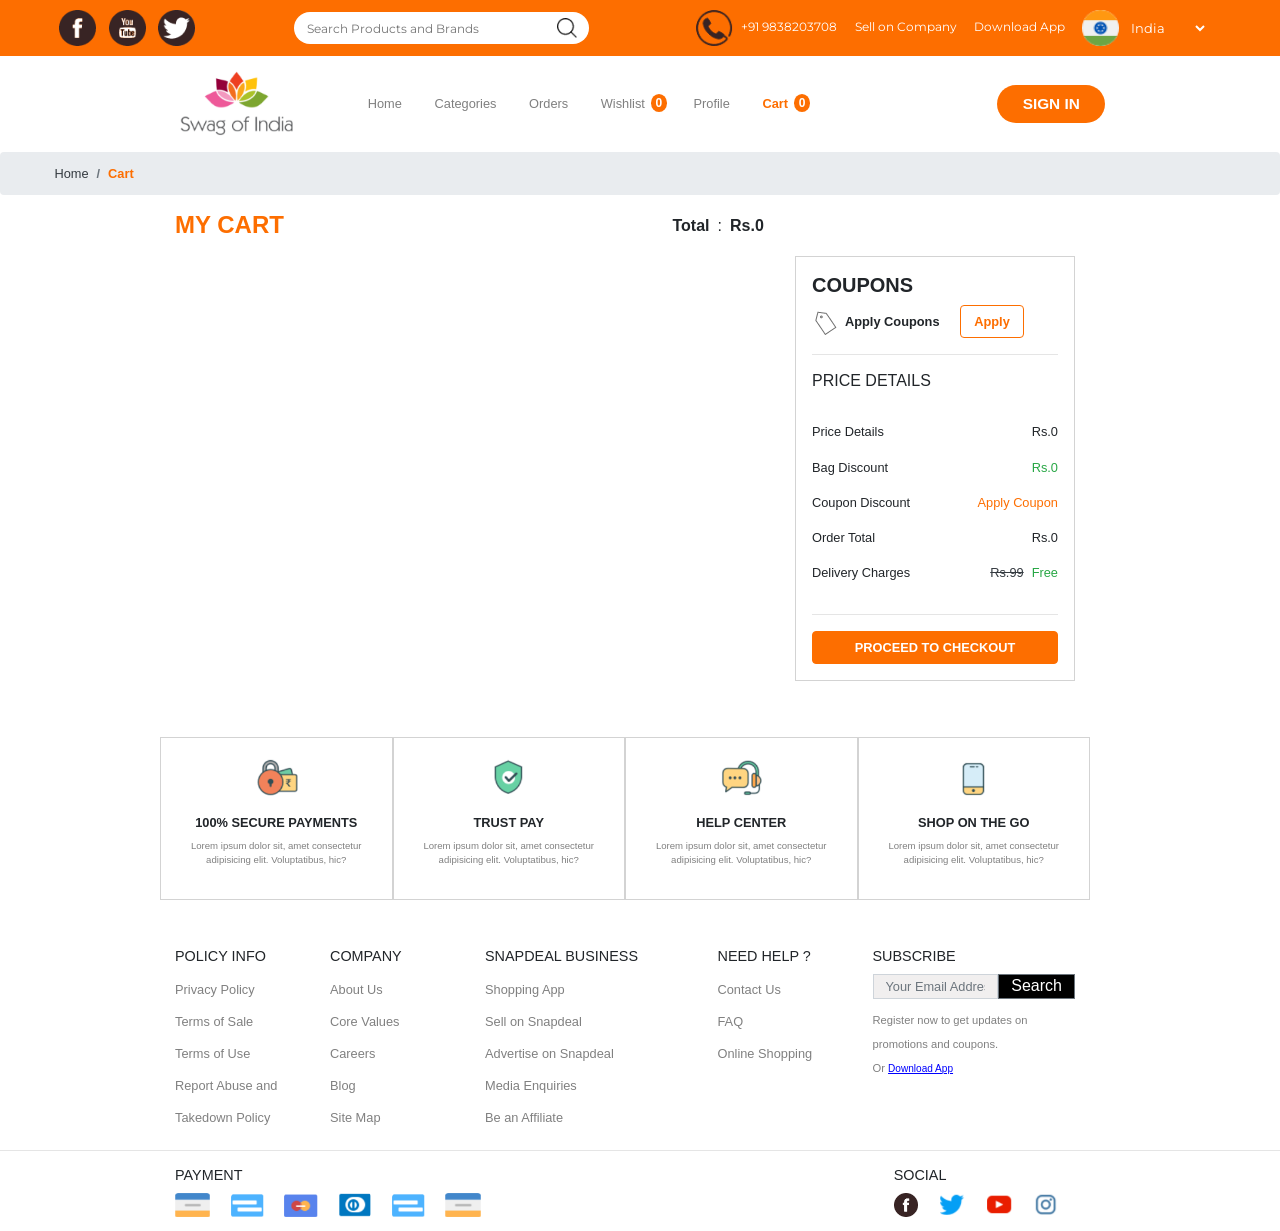
<file: Cart-page.html>
<!DOCTYPE html>
<html lang="en">

<head>
    <meta charset="UTF-8">
    <meta name="viewport" content="width=device-width, initial-scale=1.0">
    <title>Swag of India - Cart</title>
    <link rel="icon" type="image/png" href="Images/carts.png">
    <link rel="stylesheet" href="css/style.css">
    <link rel="stylesheet" href="https://cdn.jsdelivr.net/npm/bootstrap@4.6.0/dist/css/bootstrap.min.css" integrity="sha384-B0vP5xmATw1+K9KRQjQERJvTumQW0nPEzvF6L/Z6nronJ3oUOFUFpCjEUQouq2+l" crossorigin="anonymous">
    <link rel="stylesheet" href="https://cdn.jsdelivr.net/npm/bootstrap-icons@1.3.0/font/bootstrap-icons.css">
</head>

<body>
    <header>
        <!-- Start of Top Bar -->
        <div class="top-header" role='top header' id="back-to-top">
            <div class="social-img-holder" role='image holder'>
                <img src="Images/facebook.png" alt="facebook-icon" role='icon' aria-label='facebook icon'>
                <img src="Images/youtube.png" alt="youtube-icon" role='icon' aria-label='youtube icon'>
                <img src="Images/Twitter.png" alt="twitter-icon" role='icon' aria-label='twitter icon'>
            </div>
            <div class="search-box" role='search' id="search-box">
                <input type="search" name="searchbox" role="form" id="searchbox" placeholder="Search Products and Brands" aria-labelledby="search-box">
                <img src="Images/magglass.png" alt="search-icon" role='icon' aria-label='magnifying glass icon'>
            </div>
            <div class="information-tab" role="info container">
                <img src="Images/call.png" id='call-icon' alt="call-icon" role='icon' aria-label='Phone icon'>
                <a id='ph-number' href="" role='link'>+91 9838203708</a>
                <a href="Seller-page.html" role='link'>Sell on Company</a>
                <a href="#" role='link'>Download App</a>
                <img src="Images/langicon.png" id="flag-icon" alt="lang-icon" role='icon' aria-label='language icon'>
                <form action="#" aria-label='form'>
                    <select name="lang-select" id="lang-select" aria-labelledby="select box">
                        <option value="India" role="option" aria-labelledby="Option1">India</option>
                        <option value="UK" role="option" aria-labelledby="Option1">UK</option>
                        <option value="Canada" role="option" aria-labelledby="Option2">Canada</option>
                        <option value="Germany" role="option" aria-labelledby="Option3">Germany</option>
                    </select>
                </form>
            </div>
        </div>
        <!-- End of Top Bar -->

        <!-- Start of Bottom Header -->
        <div class="bottom-header" id="bottom-head">
            <div class="sticky-bar-wrapper bg-white" id="sticky-section">
                <nav class="navbar navbar-expand-lg navbar-light bg-white" id="bottom-header-navbar">
                    <div class="container-fluid">
                        <a class="navbar-brand" href="index.html"><img id="logo_img" src="Images/logo.png" alt="logo" role="img" aria-label=" website logo"></a>
                        <div class="input-group d-xl-none d-lg-none" id="search-box-container">
                            <input type="search" id="search-box-hidden" class="form-control" placeholder="Search products and Brands" aria-label="search box" aria-describedby="basic-addon1">
                            <span id="basic-addon1"><img src="Images/magglass.png" alt="search-icon" role="icon"
                                    aria-labelledby="magnifying glass icon"></span>
                        </div>
                        <button class="navbar-toggler" type="button" data-toggle="collapse" data-target="#navbarTogglerDemo02" aria-controls="navbarTogglerDemo02" aria-expanded="false" aria-label="Toggle navigation">
                            <span class="navbar-toggler-icon"></span>
                        </button>
                        <div class="collapse navbar-collapse" id="navbarTogglerDemo02">
                            <ul class="navbar-nav mr-auto mt-2 ml-xl-5 ml-lg-5 ml-md-0 mt-lg-0 text-center">
                                <li class="nav-item">
                                    <a class="nav-link" href="index.html">Home</a>
                                </li>
                                <li class="nav-item dropdown">
                                    <a class="nav-link drop-btn" href="Product-list.html">Categories</a>
                                    <div class="dropdown-content mt-2">
                                        <a href="Product-list.html">Men</a>
                                        <a href="Product-list.html">Women</a>
                                        <a href="Product-list.html">Ethnic</a>
                                    </div>
                                </li>
                                <li class="nav-item dropdown2">
                                    <a class="nav-link drop-btn2" href="my-order.html">Orders</a>
                                    <div class="dropdown-content2 mt-2">
                                        <a href="my-order.html">My Orders</a>
                                        <a href="Track-order.html">Track Orders</a>
                                        <a href="Return-order.html">Return Orders</a>
                                    </div>
                                </li>
                                <li class="nav-item wishlist">
                                    <a class="nav-link" href="Wishlist.html">Wishlist</a>
                                    <span class="badge" id="wishlist-badge">0</span>
                                </li>
                                <li class="nav-item">
                                    <a class="nav-link ml-xl-3 ml-md-0" href="My-profile.html">Profile</a>
                                </li>
                                <li class="nav-item notification">
                                    <a class="nav-link active" href="Cart-page.html">Cart</a>
                                    <span class="badge" id="cart-badge">0</span>
                                </li>
                            </ul>
                            <form class="form-inline my-2 my-lg-0 d-flex flex-column align-items-stretch justify-content-start">
                                <button class="btn btn-orange my-2 my-sm-0" id="signin" type="button" data-toggle="modal" data-target="#exampleModalCenter" aria-labelledby='sign-in-btn'>SIGN IN</button>
                            </form>
                        </div>
                    </div>
                </nav>
            </div>
            <!-- LOGIN MODAL -->
            <div class="modal fade" id="exampleModalCenter" tabindex="-1" role="dialog" aria-label="exampleModalCenterTitle" aria-hidden="true">
                <div class="modal-dialog modal-dialog-centered" role="document">
                    <div class="modal-content">
                        <div class="modal-header d-flex flex-column align-items-center">
                            <button type="button" class="close" data-dismiss="modal" aria-label="Close">
                                <span aria-hidden="true">&times;</span>
                            </button>
                            <img src="Images/logo.png" alt="modal logo">
                        </div>
                        <div class="modal-body">
                            <!-- Addition of Tabs -->
                            <ul class="nav nav-tabs nav-justified" id="myTab" role="tablist">
                                <li class="nav-item">
                                    <a href="#login" id="tab1" class='nav-link active' style="border-color: white;" aria-controls="login" aria-selected='true' role="tab" tabindex=1 data-toggle='tab'>LOGIN</a>
                                </li>
                                <li class="nav-item">
                                    <a href="#create-account" id="tab2" class='nav-link' style="border-color: white;" aria-controls="create-account" aria-selected='false' role="tab" tabindex=0 data-toggle='tab'>CREATE ACCOUNT</a>
                                </li>
                            </ul>
                            <div class="tab-content mt-3" id="myTabContent">
                                <div class="tab-pane active" id="login" role="tabpanel" aria-labelledby="tab1" aria-hidden='false'>
                                    <!-- Addition of Form 1 -->
                                    <form class="d-flex flex-column">
                                        <div class="form-group">
                                            <label for="exampleInputEmail1">Email address <span
                                                    class='required'>*</span></label>
                                            <input type="email" class="form-control" id="exampleInputEmail1" role="email" placeholder="Enter email">
                                        </div>
                                        <div class="form-group">
                                            <label for="exampleInputPassword1">Password <span
                                                    class='required'>*</span></label>
                                            <div class="input-group d-flex flex-row">
                                                <input type="password" class="form-control" id="exampleInputPassword1" placeholder="Password">
                                                <div class="input-group-append">
                                                    <div class="input-group-text">
                                                        <i class='bi bi-eye-fill ml-2'></i>
                                                    </div>
                                                </div>
                                            </div>
                                        </div>
                                        <button type="submit" class="btn btn-orange rounded-0">SIGN
                                            IN</button><br>
                                        <button type="submit" class="btn btn-default2 rounded-0">FORGOT YOUR
                                            PASSWORD?</button>
                                    </form>
                                </div>
                                <div class="tab-pane" id="create-account" role="tabpanel" aria-labelledby="tab2" aria-hidden='true'>
                                    <!-- Addition of Form 2 -->
                                    <form class="d-flex flex-column">
                                        <div class="form-group">
                                            <label for="exampleInputUsername2">Username <span
                                                    class='required'>*</span></label>
                                            <input type="text" class="form-control" id="exampleInputUsername2" role="username" placeholder="Enter Username">
                                        </div>
                                        <div class="form-group">
                                            <label for="exampleInputEmail2">Email address <span
                                                    class='required'>*</span></label>
                                            <input type="email" class="form-control" id="exampleInputEmail2" role="email" placeholder="Enter email">
                                        </div>
                                        <div class="form-group">
                                            <label for="exampleInputPassword2">Password <span
                                                    class='required'>*</span></label>
                                            <div class="input-group d-flex flex-row">
                                                <input type="password" class="form-control" id="exampleInputPassword2" placeholder="Password">
                                                <div class="input-group-append">
                                                    <div class="input-group-text">
                                                        <i class='bi bi-eye-fill ml-2'></i>
                                                    </div>
                                                </div>
                                            </div>
                                        </div>
                                        <button type="submit" class="btn btn-default btn-hover btn-orange rounded-0">CREATE
                                            ACCOUNT</button><br>
                                    </form>
                                </div>
                            </div>
                        </div>
                        <!-- End of Tabs -->
                        <!-- Start of Modal Footer -->
                        <div class="modal-footer d-flex flex-column justify-items-center">
                            <span>Or Login With</span>
                            <div class="modal-social-btn">
                                <a class="btn text-white" style="background-color: #3b5998" href="#!" role="button"><span class="bi bi-facebook">FACEBOOK</span></a>
                                <a class="btn text-white" style="background-color: #55acee" href="#!" role="button"><span class="bi bi-twitter">TWITTER</span></a>
                                <a class="btn text-white" style="background-color: #dd4b39" href="#!" role="button"><span class="bi bi-google">GOOGLE</span></a>
                            </div>
                        </div>
                        <!-- Start of Modal Footer -->
                    </div>
                </div>
            </div>
            <!-- LOGIN MODAL -->
        </div>
    </header>
    <a class='back-to-top-btn float-right' id="scroll-btn" role='button' aria-label='back to top button'>
        <img src="Images/up-green.png" alt="goto top" role="icon" aria-label='back to top image'>
    </a>
    <!-- End of Bottom Header -->

    <!-- Start of my-profile page -->

    <nav aria-label="breadcrumb">
        <ol class="breadcrumb">
            <li class="breadcrumb-item"><a class="text-dark" href="index.html">Home</a></li>
            <li class="breadcrumb-item active" aria-current="page">Cart</li>
        </ol>
    </nav>

    <section class="cart-section">
        <div class="container-fluid">
            <div class="top-flex-container">
                <h4 class="font-weight-bold mb-3">MY CART</h4>
                <div class="totalCost d-flex justify-content-xl-between">
                    <p class='key font-weight-bold mr-2'>Total</p>
                    :
                    <p class='value d-flex font-weight-bold ml-2'>Rs.<span id="totalCartValue">0</span></p>
                </div>
            </div>
            <div class="row">
                <div class="column1 col ml-xl-0 ml-sm-2 mb-2 col-xl-8 col-lg-12 col-md-12 col-sm-12">
                    <div class="cart-items-area" id="cart-items-area">

                    </div>
                </div>
                <div class="column2 col ml-xl-0 ml-sm-2 mb-2 col-xl-4 col-lg-12 col-md-12 col-sm-12">
                    <div class="billing-section">
                        <h5 class="font-weight-bold">COUPONS</h5>
                        <span class="font-weight-bold"><img class="mr-2" src="Images/tag-icon.png" alt="tag icon">Apply Coupons</span>
                        <button type="button" class="btn btn-default ml-3" aria-label='edit button'>Apply</button>
                        <hr>
                        <h6>PRICE DETAILS</h6>
                        <br>
                        <div class="flex-item flex-item-1 d-flex justify-content-between">
                            <p class='key'>Price Details</p>
                            <p class='value'>Rs.<span id="originalPrice">0</span></p>
                        </div>
                        <div class="flex-item flex-item-1 d-flex justify-content-between">
                            <p class='key'>Bag Discount</p>
                            <p class='value text-success'>Rs.<span id="bagDiscount">0</span></p>
                        </div>
                        <div class="flex-item flex-item-1 d-flex justify-content-between">
                            <p class='key'>Coupon Discount</p>
                            <p class='value'><a href="#">Apply Coupon</a></p>
                        </div>
                        <div class="flex-item flex-item-1 d-flex justify-content-between">
                            <p class='key'>Order Total</p>
                            <p class='value'>Rs.<span id="orderTotal">0</span></p>
                        </div>
                        <div class="flex-item flex-item-1 d-flex justify-content-between">
                            <p class='key'>Delivery Charges</p>
                            <p class='value text-success'><del class='text-dark mr-2'>Rs.99</del>Free</p>
                        </div>
                        <hr>
                        <button type="button" class="btn btn-orange w-100" aria-label='edit button' onclick="location.href='Checkout.html';">PROCEED TO CHECKOUT</button>

                    </div>
                </div>
            </div>
        </div>
    </section>

    <!-- Start of Payment and Help -->

    <section class='payment-help mt-5' aria-label='payments and help section'>
        <div class="container-fluid w-75">
            <div class="row">
                <div class="col col-xl-3 col-lg-3 col-md-6 col-sm-12 d-flex flex-column align-items-center justify-content-center text-center">
                    <img src="Images/secure-pay.png" alt="securepay" role="img" aria-label='secure pay image'>
                    <h2>100% SECURE PAYMENTS</h2>
                    <p>Lorem ipsum dolor sit, amet consectetur adipisicing elit. Voluptatibus, hic?</p>
                </div>
                <div class="col col-xl-3 col-lg-3 col-md-6 col-sm-12 d-flex flex-column align-items-center justify-content-center text-center">
                    <img src="Images/trust-pay.png" alt="trustpay" role="img" aria-label='trust pay image'>
                    <h2>TRUST PAY</h2>
                    <p>Lorem ipsum dolor sit, amet consectetur adipisicing elit. Voluptatibus, hic?</p>
                </div>
                <div class="col col-xl-3 col-lg-3 col-md-6 col-sm-12 d-flex flex-column align-items-center justify-content-center text-center">
                    <img src="Images/help-center.png" alt="helpcenter" role="img" aria-label='help center image'>
                    <h2>HELP CENTER</h2>
                    <p>Lorem ipsum dolor sit, amet consectetur adipisicing elit. Voluptatibus, hic?</p>
                </div>
                <div class="col col-xl-3 col-lg-3 col-md-6 col-sm-12 d-flex flex-column align-items-center justify-content-center text-center">
                    <img src="Images/shop-on-go.png" alt="shopongo" role="img" aria-label='shop on go image'>
                    <h2>SHOP ON THE GO</h2>
                    <p>Lorem ipsum dolor sit, amet consectetur adipisicing elit. Voluptatibus, hic?</p>
                </div>
            </div>
        </div>
    </section>
    <!-- End of Payments and Help -->

    <!-- Start of Footer -->
    <footer class="mt-5">
        <div class="container-fluid w-75">
            <div class="row">
                <div class="col col-xl-2 col-lg-3 col-md-3 col-sm-4 d-flex flex-column align-items-start justify-content-start">
                    <h3>POLICY INFO</h3>
                    <a href="#" role='link'>Privacy Policy</a>
                    <a href="#" role='link'>Terms of Sale</a>
                    <a href="#" role='link'>Terms of Use</a>
                    <a href="#" role='link'>Report Abuse and Takedown Policy</a>
                </div>
                <div class="col col-xl-2 col-lg-3 col-md-2 col-sm-3 d-flex flex-column align-items-start">
                    <h3>COMPANY</h3>
                    <a href="#" role='link'>About Us</a>
                    <a href="#" role='link'>Core Values</a>
                    <a href="#" role='link'>Careers</a>
                    <a href="#" role='link'>Blog</a>
                    <a href="#" role='link'>Site Map</a>
                </div>
                <div class="col col-xl-3 col-lg-3 col-md-4 col-sm-5 d-flex flex-column align-items-start">
                    <h3>SNAPDEAL BUSINESS</h3>
                    <a href="#" role='link'>Shopping App</a>
                    <a href="#" role='link'>Sell on Snapdeal</a>
                    <a href="#" role='link'>Advertise on Snapdeal</a>
                    <a href="#" role='link'>Media Enquiries</a>
                    <a href="#" role='link'>Be an Affiliate</a>
                </div>
                <div class="col col-xl-2 col-lg-3 col-md-3 col-sm-4 mt-md-0 mt-sm-5 d-flex flex-column align-items-start">
                    <h3>NEED HELP ?</h3>
                    <a href="#" role='link'>Contact Us</a>
                    <a href="#" role='link'>FAQ</a>
                    <a href="#" role='link'>Online Shopping</a>
                </div>
                <div class="col col-xl-3 col-lg-5 col-md-6 col-sm-7 mt-xl-0 mt-lg-5 mt-md-5 mt-sm-5">
                    <h3>SUBSCRIBE</h3>
                    <div class="input-group mb-2 d-flex justify-content-center align-items-center">
                        <input type="text" class="form-control" placeholder="Your Email Address" aria-label="Recipient's username" aria-describedby="button-addon2">
                        <button class="btn btn-outline-secondary d-flex align-items-center" type="button" id="button-addon2">Search</button>
                    </div>
                    <small>Register now to get updates on promotions and coupons.<br> Or <a href="#">Download
                    App</a></small>
                </div>
            </div>
        </div>
        <hr>
        <div class="bottom-footer container-fluid w-75">
            <div class="row">
                <div class="col d-flex flex-row justify-content-between">
                    <div class="box-1">
                        <h3>PAYMENT</h3>
                        <div class="card-holder">
                            <img src="Images/card1.png" alt="card1" role="icon" aria-label='card image'>
                            <img src="Images/card2.png" alt="card2" role="icon" aria-label='card image'>
                            <img src="Images/card3.png" alt="card3" role="icon" aria-label='card image'>
                            <img src="Images/card4.png" alt="card4" role="icon" aria-label='card image'>
                            <img src="Images/card2.png" alt="cod" role="icon" aria-label='card image'>
                            <img src="Images/card1.png" alt="netbanking" role="icon" aria-label='card image'>
                        </div>
                    </div>
                    <div class="box-2">
                        <h3>SOCIAL</h3>
                        <div class="social-holder">
                            <img src="Images/facebook.png" alt="facebook" role="icon" aria-label='facebook icon'>
                            <img src="Images/tw-footer.png" alt="twitter" role="icon" aria-label='twitter icon'>
                            <img src="Images/yt-footer.png" alt="youtube" role="icon" aria-label='youtube icon'>
                            <img src="Images/ins-footer.png" alt="instagram" role="icon" aria-label='instagram icon'>
                        </div>
                    </div>
                </div>
            </div>
        </div>
    </footer>
    <script src="Javascript/index.js"></script>
    <script src="https://code.jquery.com/jquery-3.5.1.slim.min.js" integrity="sha384-DfXdz2htPH0lsSSs5nCTpuj/zy4C+OGpamoFVy38MVBnE+IbbVYUew+OrCXaRkfj" crossorigin="anonymous">
    </script>
    <script src="Javascript/jQuery.js"></script>
    <script src="https://cdn.jsdelivr.net/npm/bootstrap@4.6.0/dist/js/bootstrap.bundle.min.js" integrity="sha384-Piv4xVNRyMGpqkS2by6br4gNJ7DXjqk09RmUpJ8jgGtD7zP9yug3goQfGII0yAns" crossorigin="anonymous">
    </script>
    <script>
        window.onload = function () {
            cart_num = JSON.parse(localStorage.getItem("Products_IDs")).length;
            document.querySelector('#cart-badge').innerHTML = cart_num;
            wishlist_num = JSON.parse(localStorage.getItem("Wishlist_IDs")).length;
            document.querySelector('#wishlist-badge').innerHTML = wishlist_num;
        }
    </script>
</body>

</html>
</file>
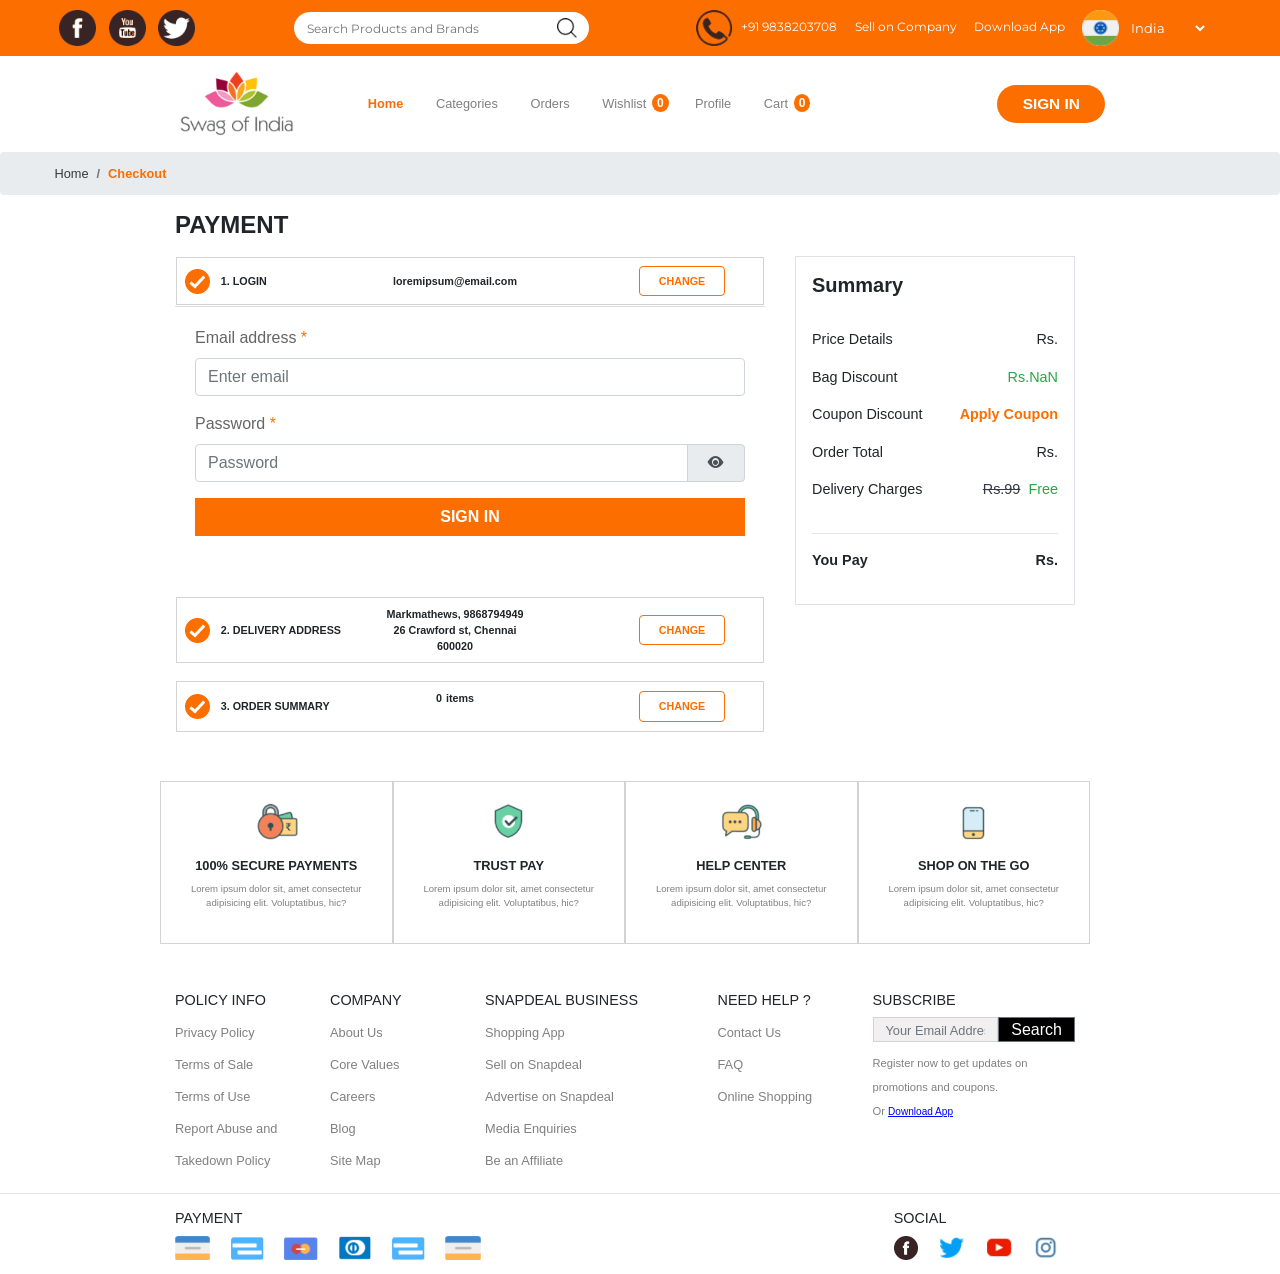
<file: Checkout.html>
<!DOCTYPE html>
<html lang="en">

<head>
    <meta charset="UTF-8">
    <meta name="viewport" content="width=device-width, initial-scale=1.0">
    <title>Swag of India - Checkout</title>
    <link rel="icon" type="image/png" href="Images/carts.png">
    <link rel="stylesheet" href="css/style.css">
    <link rel="stylesheet" href="https://cdn.jsdelivr.net/npm/bootstrap@4.6.0/dist/css/bootstrap.min.css"
        integrity="sha384-B0vP5xmATw1+K9KRQjQERJvTumQW0nPEzvF6L/Z6nronJ3oUOFUFpCjEUQouq2+l" crossorigin="anonymous">
    <link rel="stylesheet" href="https://cdn.jsdelivr.net/npm/bootstrap-icons@1.3.0/font/bootstrap-icons.css">
</head>

<body>
    <header>
        <!-- Start of Top Bar -->
        <div class="top-header" role='top header' id="back-to-top">
            <div class="social-img-holder" role='image holder'>
                <img src="Images/facebook.png" alt="facebook-icon" role='icon' aria-label='facebook icon'>
                <img src="Images/youtube.png" alt="youtube-icon" role='icon' aria-label='youtube icon'>
                <img src="Images/Twitter.png" alt="twitter-icon" role='icon' aria-label='twitter icon'>
            </div>
            <div class="search-box" role='search' id="search-box">
                <input type="search" name="searchbox" role="form" id="searchbox"
                    placeholder="Search Products and Brands" aria-labelledby="search-box">
                <img src="Images/magglass.png" alt="search-icon" role='icon' aria-label='magnifying glass icon'>
            </div>
            <div class="information-tab" role="info container">
                <img src="Images/call.png" id='call-icon' alt="call-icon" role='icon' aria-label='Phone icon'>
                <a id='ph-number' href="" role='link'>+91 9838203708</a>
                <a href="Seller-page.html" role='link'>Sell on Company</a>
                <a href="#" role='link'>Download App</a>
                <img src="Images/langicon.png" id="flag-icon" alt="lang-icon" role='icon' aria-label='language icon'>
                <form action="#" aria-label='form'>
                    <select name="lang-select" id="lang-select" aria-labelledby="select box">
                        <option value="India" role="option" aria-labelledby="Option1">India</option>
                        <option value="UK" role="option" aria-labelledby="Option1">UK</option>
                        <option value="Canada" role="option" aria-labelledby="Option2">Canada</option>
                        <option value="Germany" role="option" aria-labelledby="Option3">Germany</option>
                    </select>
                </form>
            </div>
        </div>
        <!-- End of Top Bar -->

        <!-- Start of Bottom Header -->
        <div class="bottom-header" id="bottom-head">
            <div class="sticky-bar-wrapper bg-white" id="sticky-section">
                <nav class="navbar navbar-expand-lg navbar-light bg-white" id="bottom-header-navbar">
                    <div class="container-fluid">
                        <a class="navbar-brand" href="index.html"><img id="logo_img" src="Images/logo.png" alt="logo" role="img"
                                aria-label=" website logo"></a>
                        <div class="input-group d-xl-none d-lg-none" id="search-box-container">
                            <input type="search" id="search-box-hidden" class="form-control"
                                placeholder="Search products and Brands" aria-label="search box"
                                aria-describedby="basic-addon1">
                            <span id="basic-addon1"><img src="Images/magglass.png" alt="search-icon" role="icon"
                                    aria-labelledby="magnifying glass icon"></span>
                        </div>
                        <button class="navbar-toggler" type="button" data-toggle="collapse"
                            data-target="#navbarTogglerDemo02" aria-controls="navbarTogglerDemo02" aria-expanded="false"
                            aria-label="Toggle navigation">
                            <span class="navbar-toggler-icon"></span>
                        </button>
                        <div class="collapse navbar-collapse" id="navbarTogglerDemo02">
                            <ul class="navbar-nav mr-auto mt-2 ml-xl-5 ml-lg-5 ml-md-0 mt-lg-0 text-center">
                                <li class="nav-item">
                                    <a class="nav-link active" href="index.html">Home</a>
                                </li>
                                <li class="nav-item dropdown">
                                    <a class="nav-link drop-btn" href="Product-list.html">Categories</a>
                                    <div class="dropdown-content mt-2">
                                        <a href="Product-list.html">Men</a>
                                        <a href="Product-list.html">Women</a>
                                        <a href="Product-list.html">Ethnic</a>
                                      </div>
                                </li>
                                <li class="nav-item dropdown2">
                                    <a class="nav-link drop-btn2" href="my-order.html">Orders</a>
                                    <div class="dropdown-content2 mt-2">
                                        <a href="my-order.html">My Orders</a>
                                        <a href="Track-order.html">Track Orders</a>
                                        <a href="Return-order.html">Return Orders</a>
                                      </div>
                                </li>
                                <li class="nav-item wishlist">
                                    <a class="nav-link" href="Wishlist.html">Wishlist</a>
                                    <span class="badge" id="wishlist-badge">0</span>
                                </li>
                                <li class="nav-item">
                                    <a class="nav-link ml-xl-3 ml-md-0" href="My-profile.html">Profile</a>
                                </li>
                                <li class="nav-item notification">
                                    <a class="nav-link" href="Cart-page.html">Cart</a>
                                    <span class="badge" id="cart-badge">0</span>
                                </li>
                            </ul>
                            <form class="form-inline my-2 my-lg-0 d-flex flex-column align-items-stretch justify-content-start">
                                <button class="btn btn-orange my-2 my-sm-0" id="signin" type="button" data-toggle="modal"
                                data-target="#exampleModalCenter" aria-labelledby='sign-in-btn'>SIGN IN</button>
                            </form>
                        </div>
                    </div>
                </nav>
            </div>
            <!-- LOGIN MODAL -->
            <div class="modal fade" id="exampleModalCenter" tabindex="-1" role="dialog"
                aria-label="exampleModalCenterTitle" aria-hidden="true">
                <div class="modal-dialog modal-dialog-centered" role="document">
                    <div class="modal-content">
                        <div class="modal-header d-flex flex-column align-items-center">
                            <button type="button" class="close" data-dismiss="modal" aria-label="Close">
                                <span aria-hidden="true">&times;</span>
                            </button>
                            <img src="Images/logo.png" alt="modal logo">
                        </div>
                        <div class="modal-body">
                            <!-- Addition of Tabs -->
                            <ul class="nav nav-tabs nav-justified" id="myTab" role="tablist">
                                <li class="nav-item">
                                    <a href="#login" id="tab1" class='nav-link active' style="border-color: white;" aria-controls="login"
                                        aria-selected='true' role="tab" tabindex=1 data-toggle='tab'>LOGIN</a>
                                </li>
                                <li class="nav-item">
                                    <a href="#create-account" id="tab2" class='nav-link' style="border-color: white;" aria-controls="create-account"
                                        aria-selected='false' role="tab" tabindex=0 data-toggle='tab'>CREATE ACCOUNT</a>
                                </li>
                            </ul>
                            <div class="tab-content mt-3" id="myTabContent">
                                <div class="tab-pane active" id="login" role="tabpanel" aria-labelledby="tab1"
                                    aria-hidden='false'>
                                    <!-- Addition of Form 1 -->
                                    <form class="d-flex flex-column">
                                        <div class="form-group">
                                            <label for="exampleInputEmail1">Email address <span
                                                    class='required'>*</span></label>
                                            <input type="email" class="form-control" id="exampleInputEmail1"
                                                role="email" placeholder="Enter email">
                                        </div>
                                        <div class="form-group">
                                            <label for="exampleInputPassword1">Password <span
                                                    class='required'>*</span></label>
                                            <div class="input-group d-flex flex-row">
                                                <input type="password" class="form-control" id="exampleInputPassword1"
                                                    placeholder="Password">
                                                <div class="input-group-append">
                                                    <div class="input-group-text">
                                                        <i class='bi bi-eye-fill ml-2'></i>
                                                    </div>
                                                </div>
                                            </div>
                                        </div>
                                        <button type="submit" class="btn btn-orange rounded-0">SIGN
                                            IN</button><br>
                                        <button type="submit" class="btn btn-default2 rounded-0">FORGOT YOUR
                                            PASSWORD?</button>
                                    </form>
                                </div>
                                <div class="tab-pane" id="create-account" role="tabpanel" aria-labelledby="tab2"
                                    aria-hidden='true'>
                                    <!-- Addition of Form 2 -->
                                    <form class="d-flex flex-column">
                                        <div class="form-group">
                                            <label for="exampleInputUsername2">Username <span
                                                    class='required'>*</span></label>
                                            <input type="text" class="form-control" id="exampleInputUsername2"
                                                role="username" placeholder="Enter Username">
                                        </div>
                                        <div class="form-group">
                                            <label for="exampleInputEmail2">Email address <span
                                                    class='required'>*</span></label>
                                            <input type="email" class="form-control" id="exampleInputEmail2"
                                                role="email" placeholder="Enter email">
                                        </div>
                                        <div class="form-group">
                                            <label for="exampleInputPassword2">Password <span
                                                    class='required'>*</span></label>
                                            <div class="input-group d-flex flex-row">
                                                <input type="password" class="form-control" id="exampleInputPassword2"
                                                    placeholder="Password">
                                                <div class="input-group-append">
                                                    <div class="input-group-text">
                                                        <i class='bi bi-eye-fill ml-2'></i>
                                                    </div>
                                                </div>
                                            </div>
                                        </div>
                                        <button type="submit"
                                            class="btn btn-default btn-hover btn-orange rounded-0">CREATE
                                            ACCOUNT</button><br>
                                    </form>
                                </div>
                            </div>
                        </div>
                        <!-- End of Tabs -->
                        <!-- Start of Modal Footer -->
                        <div class="modal-footer d-flex flex-column justify-items-center">
                            <span>Or Login With</span>
                            <div class="modal-social-btn">
                                <a class="btn text-white" style="background-color: #3b5998" href="#!"
                                    role="button"><span class="bi bi-facebook">FACEBOOK</span></a>
                                <a class="btn text-white" style="background-color: #55acee" href="#!"
                                    role="button"><span class="bi bi-twitter">TWITTER</span></a>
                                <a class="btn text-white" style="background-color: #dd4b39" href="#!"
                                    role="button"><span class="bi bi-google">GOOGLE</span></a>
                            </div>
                        </div>
                        <!-- Start of Modal Footer -->
                    </div>
                </div>
            </div>
            <!-- LOGIN MODAL -->
        </div>
    </header>
    <a class='back-to-top-btn float-right' id="scroll-btn" role='button' aria-label='back to top button'>
        <img src="Images/up-green.png" alt="goto top" role="icon" aria-label='back to top image'>
    </a>
    <!-- End of Bottom Header -->

    <!-- Start of my-profile page -->

    <nav aria-label="breadcrumb">
        <ol class="breadcrumb">
            <li class="breadcrumb-item"><a class="text-dark" href="index.html">Home</a></li>
            <li class="breadcrumb-item active" aria-current="page">Checkout</li>
        </ol>
    </nav>

    <section class="checkout-section">
        <div class="container-fluid">
            <div class="top-flex-container">
                <h4 class="font-weight-bold mb-3">PAYMENT</h4>
            </div>
            <div class="row">
                <div class="first-half col col-xl-8 col-lg-12 col-md-12 col-sm-12">
                    <div class="accordion" id="accordionExample">
                        <div class="card">
                            <div class="card-header p-0 " id="headingOne">
                                <button type="button" class="acc-btn btn collapsed p-0">
                                    <div class="login-box container-fluid p-2">
                                        <div class="row">
                                            <div
                                                class="col col-4 part1 font-weight-bold d-flex justify-content-start align-items-center">
                                                <img class="orange-tick" src="Images/orange-tick.png" alt="orange tick">
                                                1. LOGIN
                                            </div>
                                            <div
                                                class="col col-4 part2 font-weight-bold d-flex justify-content-center align-items-center">
                                                loremipsum@email.com
                                            </div>
                                            <div class="col col-4 part3 d-flex justify-content-end align-items-center text-center">
                                                <a class="btn" id="change-btn" data-toggle="collapse" data-target="#collapseOne">CHANGE</a>
                                            </div>
                                        </div>
                                    </div>
                                </button>
                            </div>
                            <div id="collapseOne" class="collapse show" aria-labelledby="headingOne" data-parent="#accordionExample">
                                <div class="card-body">
                                    <form class="d-flex flex-column">
                                        <div class="form-group">
                                            <label for="exampleInputEmail1">Email address <span
                                                    class='required'>*</span></label>
                                            <input type="email" class="form-control" id="exampleInputEmail3"
                                                role="email" placeholder="Enter email">
                                        </div>
                                        <div class="form-group">
                                            <label for="exampleInputPassword1">Password <span
                                                    class='required'>*</span></label>
                                            <div class="input-group d-flex flex-row">
                                                <input type="password" class="form-control" id="exampleInputPassword3"
                                                    placeholder="Password">
                                                <div class="input-group-append">
                                                    <div class="input-group-text">
                                                        <i class='bi bi-eye-fill ml-2'></i>
                                                    </div>
                                                </div>
                                            </div>
                                        </div>
                                        <button type="button" class="btn btn-orange rounded-0" data-toggle="collapse" data-target="#collapseTwo">SIGN
                                            IN</button><br>
                                    </form>
                                </div>
                            </div>
                        </div>
                        <div class="card">
                            <div class="card-header p-0 " id="headingTwo">
                                <button type="button" class="acc-btn btn collapsed p-0">
                                    <div class="login-box mt-3 container-fluid p-2">
                                        <div class="row">
                                            <div
                                                class="col col-4 part1 font-weight-bold d-flex justify-content-start align-items-center">
                                                <img class="orange-tick" src="Images/orange-tick.png" alt="orange tick">
                                                2. DELIVERY ADDRESS
                                            </div>
                                            <div
                                                class="col col-4 part2 font-weight-bold d-flex justify-content-center align-items-center">
                                                Markmathews, 9868794949<br>
                                                26 Crawford st, Chennai 600020
                                            </div>
                                            <div class="col col-4 part3 d-flex justify-content-end align-items-center text-center">
                                                <a class="btn" id="change-btn" data-toggle="collapse" data-target="#collapseTwo">CHANGE</a>
                                            </div>
                                        </div>
                                    </div>
                                </button>
                            </div>
                            <div id="collapseTwo" class="collapse" aria-labelledby="headingTwo" data-parent="#accordionExample">
                                <div class="card-body">
                                    <div class="form-row">
                                        <div class="form-group col-md-6">
                                          <label for="inputName">Name</label>
                                          <input type="text" class="form-control" placeholder="Enter your name" id="inputName">
                                        </div>
                                        <div class="form-group col-md-6">
                                          <label for="inputNumber">Mobile Number</label>
                                          <input type="text" class="form-control" placeholder="Enter your mobile number" id="inputNumber">
                                        </div>
                                      </div>
                                      <div class="form-group">
                                        <label for="inputAddress">Address</label>
                                        <input type="text" class="form-control" id="inputAddress" placeholder="Enter your address">
                                      </div>
                                      <div class="form-group">
                                        <label for="inputAddress2">Address 2</label>
                                        <input type="text" class="form-control" id="inputAddress2" placeholder="Enter your address">
                                      </div>
                                      <div class="form-row">
                                        <div class="form-group col-md-6">
                                          <label for="inputCity">City</label>
                                          <input type="text" class="form-control" placeholder="Enter your city" id="inputCity">
                                        </div>
                                        <div class="form-group col-md-4">
                                          <label for="inputState">State</label>
                                          <select id="inputState" class="form-control">
                                            <option selected>Choose...</option>
                                            <option value="Andhra Pradesh">Andhra Pradesh</option>
                                            <option value="Andaman and Nicobar Islands">Andaman and Nicobar Islands</option>
                                            <option value="Arunachal Pradesh">Arunachal Pradesh</option>
                                            <option value="Assam">Assam</option>
                                            <option value="Bihar">Bihar</option>
                                            <option value="Chandigarh">Chandigarh</option>
                                            <option value="Chhattisgarh">Chhattisgarh</option>
                                            <option value="Dadar and Nagar Haveli">Dadar and Nagar Haveli</option>
                                            <option value="Daman and Diu">Daman and Diu</option>
                                            <option value="Delhi">Delhi</option>
                                            <option value="Lakshadweep">Lakshadweep</option>
                                            <option value="Puducherry">Puducherry</option>
                                            <option value="Goa">Goa</option>
                                            <option value="Gujarat">Gujarat</option>
                                            <option value="Haryana">Haryana</option>
                                            <option value="Himachal Pradesh">Himachal Pradesh</option>
                                            <option value="Jammu and Kashmir">Jammu and Kashmir</option>
                                            <option value="Jharkhand">Jharkhand</option>
                                            <option value="Karnataka">Karnataka</option>
                                            <option value="Kerala">Kerala</option>
                                            <option value="Madhya Pradesh">Madhya Pradesh</option>
                                            <option value="Maharashtra">Maharashtra</option>
                                            <option value="Manipur">Manipur</option>
                                            <option value="Meghalaya">Meghalaya</option>
                                            <option value="Mizoram">Mizoram</option>
                                            <option value="Nagaland">Nagaland</option>
                                            <option value="Odisha">Odisha</option>
                                            <option value="Punjab">Punjab</option>
                                            <option value="Rajasthan">Rajasthan</option>
                                            <option value="Sikkim">Sikkim</option>
                                            <option value="Tamil Nadu">Tamil Nadu</option>
                                            <option value="Telangana">Telangana</option>
                                            <option value="Tripura">Tripura</option>
                                            <option value="Uttar Pradesh">Uttar Pradesh</option>
                                            <option value="Uttarakhand">Uttarakhand</option>
                                            <option value="West Bengal">West Bengal</option>
                                          </select>
                                        </div>
                                        <div class="form-group col-md-2">
                                          <label for="inputZip">Zip</label>
                                          <input type="text" class="form-control" placeholder="Zipcode" id="inputZip">
                                        </div>
                                        <button type="button" class="btn btn-block btn-orange rounded-0" data-toggle="collapse" data-target="#collapseThree">SAVE
                                            CHANGES</button><br>
                                      </div>
                                </div>
                            </div>
                        </div>
                        <div class="card">
                            <div class="card-header p-0 " id="headingThree">
                                <button type="button" class="acc-btn btn collapsed p-0" data-toggle="collapse" data-target="#collapseThree">
                                    <div class="login-box mt-3 container-fluid p-2">
                                        <div class="row">
                                            <div
                                                class="col col-4 part1 font-weight-bold d-flex justify-content-start align-items-center">
                                                <img class="orange-tick" src="Images/orange-tick.png" alt="orange tick">
                                                3. ORDER SUMMARY
                                            </div>
                                            <div class="col col-4 part2 font-weight-bold d-flex justify-content-center">
                                                <p class="pr-1"id="checkoutItems">0</p>
                                                items
                                            </div>
                                            <div class="col col-4 part3 d-flex justify-content-end align-items-center text-center">
                                                <a class="btn" id="change-btn">CHANGE</a>
                                            </div>
                                        </div>
                                    </div>
                                </button>
                            </div>
                            <div id="collapseThree" class="collapse" aria-labelledby="headingThree" data-parent="#accordionExample">
                                <div class="card-body p-0 m-0">
                                    <div class="tabs-container w-100 border mt-3">
                                        <div class="row">
                                            <div class="col-xl-3 col-lg-3 col-md-12">
                                                <ul class="desc-tabs nav flex-xl-column flex-lg-column flex-md-row nav-tabs" id="myPaymentTab" role="tablist">
                                                    <li class="nav-item">
                                                        <a href="#credit-card" id="tab1" class='nav-link active' aria-selected='true'
                                                            role="tab" tabindex=1 data-toggle='tab'>Credit Card</a>
                                                    </li>
                                                    <li class="nav-item">
                                                        <a href="#debit-card" id="tab2" class='nav-link' aria-selected='false'
                                                            role="tab" tabindex=0 data-toggle='tab'>Debit Card</a>
                                                    </li>
                                                    <li class="nav-item">
                                                        <a href="#net-banking" id="tab3" class='nav-link' aria-selected='false'
                                                            role="tab" tabindex=0 data-toggle='tab'>Netbanking</a>
                                                    </li>
                                                    <li class="nav-item">
                                                        <a href="#cash-delivery" id="tab4" class='nav-link' aria-selected='false'
                                                            role="tab" tabindex=0 data-toggle='tab'>Cash on Delivery</a>
                                                    </li>
                                                    <li class="nav-item">
                                                        <a href="#EMI" id="tab5" class='nav-link' aria-selected='false' role="tab"
                                                            tabindex=0 data-toggle='tab'>EMI</a>
                                                    </li>
                                                    <li class="nav-item">
                                                        <a href="#UPI" id="tab6" class='nav-link' aria-selected='false' role="tab"
                                                            tabindex=0 data-toggle='tab'>UPI</a>
                                                    </li>
                                                </ul>
                                            </div>
                                            <div class="col-xl-9 col-lg-9 col-md-12 border-xl-left border-lg-left border-md-none">
                                                <div class="desc-tabs-content tab-content" id="myTabContent">
                                                    <div class="tab-pane active" id="credit-card" role="tabpanel" aria-labelledby="tab1"
                                                        aria-hidden='false'>
                                                        <h3 class="mt-2 text-dark">Pay using Credit Card</h3>
                                                        <hr>
                                                        <form>
                                                            <div class="form-group row">
                                                                <label for="card-number" class="col-sm-4 col-form-label">Card
                                                                    Number</label>
                                                                <div class="col-sm-8">
                                                                    <input type="text" class="form-control" id="card-number">
                                                                </div>
                                                            </div>
                                                            <div class="form-row align-items-center text-dark">
                                                                <div class="col-sm-4 my-1">
                                                                    <span
                                                                        class="text-secondary font-weight-normal select-month">Expiry
                                                                        Date</span>
                                                                </div>
                                                                <div class="col-sm-8 my-1 select-year">
                                                                    <select name="month" class="p-1 mr-1" id="card-month">
                                                                        <option value="default">MM</option>
                                                                        <option value="01">Jan</option>
                                                                        <option value="02">Feb</option>
                                                                        <option value="03">Mar</option>
                                                                        <option value="04">Apr</option>
                                                                        <option value="05">May</option>
                                                                        <option value="06">Jun</option>
                                                                        <option value="07">Jul</option>
                                                                        <option value="08">Aug</option>
                                                                        <option value="09">Sep</option>
                                                                        <option value="10">Oct</option>
                                                                        <option value="11">Nov</option>
                                                                        <option value="12">Dec</option>
                                                                    </select>
                                                                    /
                                                                    <select name="year" class="p-1 mr-2 ml-1" id="card-year">
                                                                        <option value="default">YY</option>
                                                                        <option value="2021">2021</option>
                                                                        <option value="2020">2020</option>
                                                                        <option value="2019">2019</option>
                                                                        <option value="2018">2018</option>
                                                                        <option value="2017">2017</option>
                                                                        <option value="2016">2016</option>
                                                                        <option value="2015">2015</option>
                                                                        <option value="2014">2014</option>
                                                                        <option value="2013">2013</option>
                                                                        <option value="2012">2012</option>
                                                                        <option value="2011">2011</option>
                                                                        <option value="2010">2010</option>
                                                                        <option value="2009">2009</option>
                                                                        <option value="2008">2008</option>
                                                                        <option value="2007">2007</option>
                                                                        <option value="2006">2006</option>
                                                                        <option value="2005">2005</option>
                                                                        <option value="2004">2004</option>
                                                                        <option value="2003">2003</option>
                                                                        <option value="2002">2002</option>
                                                                        <option value="2001">2001</option>
                                                                        <option value="2000">2000</option>
                                                                        <option value="1999">1999</option>
                                                                        <option value="1998">1998</option>
                                                                        <option value="1997">1997</option>
                                                                        <option value="1996">1996</option>
                                                                        <option value="1995">1995</option>
                                                                        <option value="1994">1994</option>
                                                                        <option value="1993">1993</option>
                                                                        <option value="1992">1992</option>
                                                                        <option value="1991">1991</option>
                                                                        <option value="1990">1990</option>
                                                                        <option value="1989">1989</option>
                                                                        <option value="1988">1988</option>
                                                                        <option value="1987">1987</option>
                                                                        <option value="1986">1986</option>
                                                                        <option value="1985">1985</option>
                                                                        <option value="1984">1984</option>
                                                                        <option value="1983">1983</option>
                                                                        <option value="1982">1982</option>
                                                                        <option value="1981">1981</option>
                                                                        <option value="1980">1980</option>
                                                                        <option value="1979">1979</option>
                                                                        <option value="1978">1978</option>
                                                                        <option value="1977">1977</option>
                                                                        <option value="1976">1976</option>
                                                                        <option value="1975">1975</option>
                                                                        <option value="1974">1974</option>
                                                                        <option value="1973">1973</option>
                                                                        <option value="1972">1972</option>
                                                                        <option value="1971">1971</option>
                                                                        <option value="1970">1970</option>
                                                                        <option value="1969">1969</option>
                                                                        <option value="1968">1968</option>
                                                                        <option value="1967">1967</option>
                                                                        <option value="1966">1966</option>
                                                                        <option value="1965">1965</option>
                                                                        <option value="1964">1964</option>
                                                                        <option value="1963">1963</option>
                                                                        <option value="1962">1962</option>
                                                                        <option value="1961">1961</option>
                                                                        <option value="1960">1960</option>
                                                                        <option value="1959">1959</option>
                                                                        <option value="1958">1958</option>
                                                                        <option value="1957">1957</option>
                                                                        <option value="1956">1956</option>
                                                                        <option value="1955">1955</option>
                                                                        <option value="1954">1954</option>
                                                                        <option value="1953">1953</option>
                                                                        <option value="1952">1952</option>
                                                                        <option value="1951">1951</option>
                                                                        <option value="1950">1950</option>
                                                                        <option value="1949">1949</option>
                                                                        <option value="1948">1948</option>
                                                                        <option value="1947">1947</option>
                                                                        <option value="1946">1946</option>
                                                                        <option value="1945">1945</option>
                                                                        <option value="1944">1944</option>
                                                                        <option value="1943">1943</option>
                                                                        <option value="1942">1942</option>
                                                                        <option value="1941">1941</option>
                                                                        <option value="1940">1940</option>
                                                                        <option value="1939">1939</option>
                                                                        <option value="1938">1938</option>
                                                                        <option value="1937">1937</option>
                                                                        <option value="1936">1936</option>
                                                                        <option value="1935">1935</option>
                                                                        <option value="1934">1934</option>
                                                                        <option value="1933">1933</option>
                                                                        <option value="1932">1932</option>
                                                                        <option value="1931">1931</option>
                                                                        <option value="1930">1930</option>
                                                                        <option value="1929">1929</option>
                                                                        <option value="1928">1928</option>
                                                                        <option value="1927">1927</option>
                                                                        <option value="1926">1926</option>
                                                                        <option value="1925">1925</option>
                                                                        <option value="1924">1924</option>
                                                                        <option value="1923">1923</option>
                                                                        <option value="1922">1922</option>
                                                                        <option value="1921">1921</option>
                                                                        <option value="1920">1920</option>
                                                                        <option value="1919">1919</option>
                                                                        <option value="1918">1918</option>
                                                                        <option value="1917">1917</option>
                                                                        <option value="1916">1916</option>
                                                                        <option value="1915">1915</option>
                                                                        <option value="1914">1914</option>
                                                                        <option value="1913">1913</option>
                                                                        <option value="1912">1912</option>
                                                                        <option value="1911">1911</option>
                                                                        <option value="1910">1910</option>
                                                                        <option value="1909">1909</option>
                                                                        <option value="1908">1908</option>
                                                                        <option value="1907">1907</option>
                                                                        <option value="1906">1906</option>
                                                                        <option value="1905">1905</option>
                                                                        <option value="1904">1904</option>
                                                                        <option value="1903">1903</option>
                                                                        <option value="1902">1902</option>
                                                                        <option value="1901">1901</option>
                                                                        <option value="1900">1900</option>
                                                                    </select>
                                                                    <label for="cvv">CVV</label>
                                                                    <input type="text" class="p-1 select-cvv" name="cvv" id="cvv"
                                                                        pattern="[0-9]{3}">
                                                                </div>
                                                            </div>
                                                            <small class="text-dark">This card will be saved for faster payment
                                                                experience</small>
                                                        </form>
                                                    </div>
                                                    <div class="tab-pane" id="debit-card" role="tabpanel" aria-labelledby="tab2"
                                                        aria-hidden='true'>
                                                        <h3 class="mt-2 text-dark">Pay using Debit Card</h3>
                                                        <hr>
                                                        <form>
                                                            <div class="form-group row">
                                                                <label for="dcard-number" class="col-sm-4 col-form-label">Card
                                                                    Number</label>
                                                                <div class="col-sm-8">
                                                                    <input type="text" class="form-control" id="dcard-number">
                                                                </div>
                                                            </div>
                                                            <div class="form-row align-items-center text-dark">
                                                                <div class="col-sm-4 my-1">
                                                                    <span
                                                                        class="text-secondary font-weight-normal select-month">Expiry
                                                                        Date</span>
                                                                </div>
                                                                <div class="col-sm-8 my-1 select-year">
                                                                    <select name="month" class="p-1 mr-1" id="card-month2">
                                                                        <option value="default">MM</option>
                                                                        <option value="01">Jan</option>
                                                                        <option value="02">Feb</option>
                                                                        <option value="03">Mar</option>
                                                                        <option value="04">Apr</option>
                                                                        <option value="05">May</option>
                                                                        <option value="06">Jun</option>
                                                                        <option value="07">Jul</option>
                                                                        <option value="08">Aug</option>
                                                                        <option value="09">Sep</option>
                                                                        <option value="10">Oct</option>
                                                                        <option value="11">Nov</option>
                                                                        <option value="12">Dec</option>
                                                                    </select>
                                                                    /
                                                                    <select name="year" class="p-1 mr-2 ml-1">
                                                                        <option value="default">YY</option>
                                                                        <option value="2021">2021</option>
                                                                        <option value="2020">2020</option>
                                                                        <option value="2019">2019</option>
                                                                        <option value="2018">2018</option>
                                                                        <option value="2017">2017</option>
                                                                        <option value="2016">2016</option>
                                                                        <option value="2015">2015</option>
                                                                        <option value="2014">2014</option>
                                                                        <option value="2013">2013</option>
                                                                        <option value="2012">2012</option>
                                                                        <option value="2011">2011</option>
                                                                        <option value="2010">2010</option>
                                                                        <option value="2009">2009</option>
                                                                        <option value="2008">2008</option>
                                                                        <option value="2007">2007</option>
                                                                        <option value="2006">2006</option>
                                                                        <option value="2005">2005</option>
                                                                        <option value="2004">2004</option>
                                                                        <option value="2003">2003</option>
                                                                        <option value="2002">2002</option>
                                                                        <option value="2001">2001</option>
                                                                        <option value="2000">2000</option>
                                                                        <option value="1999">1999</option>
                                                                        <option value="1998">1998</option>
                                                                        <option value="1997">1997</option>
                                                                        <option value="1996">1996</option>
                                                                        <option value="1995">1995</option>
                                                                        <option value="1994">1994</option>
                                                                        <option value="1993">1993</option>
                                                                        <option value="1992">1992</option>
                                                                        <option value="1991">1991</option>
                                                                        <option value="1990">1990</option>
                                                                        <option value="1989">1989</option>
                                                                        <option value="1988">1988</option>
                                                                        <option value="1987">1987</option>
                                                                        <option value="1986">1986</option>
                                                                        <option value="1985">1985</option>
                                                                        <option value="1984">1984</option>
                                                                        <option value="1983">1983</option>
                                                                        <option value="1982">1982</option>
                                                                        <option value="1981">1981</option>
                                                                        <option value="1980">1980</option>
                                                                        <option value="1979">1979</option>
                                                                        <option value="1978">1978</option>
                                                                        <option value="1977">1977</option>
                                                                        <option value="1976">1976</option>
                                                                        <option value="1975">1975</option>
                                                                        <option value="1974">1974</option>
                                                                        <option value="1973">1973</option>
                                                                        <option value="1972">1972</option>
                                                                        <option value="1971">1971</option>
                                                                        <option value="1970">1970</option>
                                                                        <option value="1969">1969</option>
                                                                        <option value="1968">1968</option>
                                                                        <option value="1967">1967</option>
                                                                        <option value="1966">1966</option>
                                                                        <option value="1965">1965</option>
                                                                        <option value="1964">1964</option>
                                                                        <option value="1963">1963</option>
                                                                        <option value="1962">1962</option>
                                                                        <option value="1961">1961</option>
                                                                        <option value="1960">1960</option>
                                                                        <option value="1959">1959</option>
                                                                        <option value="1958">1958</option>
                                                                        <option value="1957">1957</option>
                                                                        <option value="1956">1956</option>
                                                                        <option value="1955">1955</option>
                                                                        <option value="1954">1954</option>
                                                                        <option value="1953">1953</option>
                                                                        <option value="1952">1952</option>
                                                                        <option value="1951">1951</option>
                                                                        <option value="1950">1950</option>
                                                                        <option value="1949">1949</option>
                                                                        <option value="1948">1948</option>
                                                                        <option value="1947">1947</option>
                                                                        <option value="1946">1946</option>
                                                                        <option value="1945">1945</option>
                                                                        <option value="1944">1944</option>
                                                                        <option value="1943">1943</option>
                                                                        <option value="1942">1942</option>
                                                                        <option value="1941">1941</option>
                                                                        <option value="1940">1940</option>
                                                                        <option value="1939">1939</option>
                                                                        <option value="1938">1938</option>
                                                                        <option value="1937">1937</option>
                                                                        <option value="1936">1936</option>
                                                                        <option value="1935">1935</option>
                                                                        <option value="1934">1934</option>
                                                                        <option value="1933">1933</option>
                                                                        <option value="1932">1932</option>
                                                                        <option value="1931">1931</option>
                                                                        <option value="1930">1930</option>
                                                                        <option value="1929">1929</option>
                                                                        <option value="1928">1928</option>
                                                                        <option value="1927">1927</option>
                                                                        <option value="1926">1926</option>
                                                                        <option value="1925">1925</option>
                                                                        <option value="1924">1924</option>
                                                                        <option value="1923">1923</option>
                                                                        <option value="1922">1922</option>
                                                                        <option value="1921">1921</option>
                                                                        <option value="1920">1920</option>
                                                                        <option value="1919">1919</option>
                                                                        <option value="1918">1918</option>
                                                                        <option value="1917">1917</option>
                                                                        <option value="1916">1916</option>
                                                                        <option value="1915">1915</option>
                                                                        <option value="1914">1914</option>
                                                                        <option value="1913">1913</option>
                                                                        <option value="1912">1912</option>
                                                                        <option value="1911">1911</option>
                                                                        <option value="1910">1910</option>
                                                                        <option value="1909">1909</option>
                                                                        <option value="1908">1908</option>
                                                                        <option value="1907">1907</option>
                                                                        <option value="1906">1906</option>
                                                                        <option value="1905">1905</option>
                                                                        <option value="1904">1904</option>
                                                                        <option value="1903">1903</option>
                                                                        <option value="1902">1902</option>
                                                                        <option value="1901">1901</option>
                                                                        <option value="1900">1900</option>
                                                                    </select>
                                                                    <label for="cvv2">CVV</label>
                                                                    <input type="text" class="p-1 select-cvv" name="cvv" id="cvv2"
                                                                        pattern="[0-9]{3}">
                                                                </div>
                                                            </div>
                                                            <small class="text-dark">This card will be saved for faster payment
                                                                experience</small>
                                                        </form>
                                                    </div>
                                                    <div class="tab-pane" id="net-banking" role="tabpanel" aria-labelledby="tab3"
                                                        aria-hidden='true'>
                                                        <h3 class="mt-2 text-dark d-flex flex-column">Pay using Netbanking</h3>
                                                        <hr>
                                                        <form>
                                                            <div class="form-group row">
                                                                <label for="ac-number" class="col-sm-4 col-form-label ac-num">Account
                                                                    Number</label>
                                                                <div class="col-sm-8">
                                                                    <input type="text" class="form-control" id="ac-number">
                                                                </div>
                                                            </div>
                                                            <div class="form-group row">
                                                                <label for="ifsc-number" class="col-sm-4 col-form-label">IFSC
                                                                    CODE</label>
                                                                <div class="col-sm-8">
                                                                    <input type="text" class="form-control" id="ifsc-number">
                                                                </div>
                                                            </div>
                                                    </div>
                                                    <div class="tab-pane ml-3" id="cash-delivery" role="tabpanel" aria-labelledby="tab4"
                                                        aria-hidden='true'>
                                                        <h3 class="mt-2 text-dark d-flex flex-column">Pay using COD</h3>
                                                        <hr>
                                                        <p class="text-secondary">Kindly keep cash of the mentioned amount ready once you recieve the "out for delivery" status</p>
                                                    </div>
                                                    <div class="tab-pane" id="EMI" role="tabpanel" aria-labelledby="tab5"
                                                        aria-hidden='true'>
                                                        <h3 class="mt-2 text-dark d-flex flex-column">Pay using EMI</h3>
                                                        <hr>
                                                        <div class="form-row align-items-center text-dark">
                                                            <div class="col-sm-4 my-1">
                                                                <span
                                                                    class="text-secondary font-weight-normal select-bank">Bank
                                                                    Name</span>
                                                            </div>
                                                            <div class="col-sm-8 my-1 select-year">
                                                                <select name="month" class="p-1 mr-1" id="card-month3">
                                                                    <option value="default">Select Bank</option>
                                                                    <option value="01">Bank of Baroda</option>
                                                                    <option value="02">Indian Overseas Bank</option>
                                                                    <option value="03">State Bank of India</option>
                                                                    <option value="04">Canara Bank</option>
                                                                    <option value="05">HDFC Bank</option>
                                                                    <option value="06">Allahabad Bank</option>
                                                                    <option value="07">Punjab National Bank</option>
                                                                    <option value="08">Deutsche Bank </option>
                                                                </select>
                                                            </div>
                                                        </div>
                                                        <div class="form-row align-items-center text-dark">
                                                            <div class="col-sm-4 my-1">
                                                                <span
                                                                    class="text-secondary font-weight-normal select-emi-month">EMI
                                                                    Span</span>
                                                            </div>
                                                            <div class="col-sm-8 my-1 select-year">
                                                                <select name="month" class="p-1 mr-1" id="emi-month">
                                                                    <option value="default">Select Months</option>
                                                                    <option value="01">3</option>
                                                                    <option value="02">6</option>
                                                                    <option value="03">9</option>
                                                                    <option value="04">12</option>
                                                                    <option value="05">24</option>
                                                                </select>
                                                            </div>
                                                        </div>
                                                    </div>
                                                    <div class="tab-pane" id="UPI" role="tabpanel" aria-labelledby="tab6"
                                                        aria-hidden='true'>
                                                        <h3 class="mt-2 text-dark d-flex flex-column">Pay using UPI </h3>
                                                        <hr>
                                                        <div class="form-group row">
                                                            <label for="upi-id" class="col-sm-4 col-form-label text-secondary font-weight-normal">UPI 
                                                                ID</label>
                                                            <div class="col-sm-8">
                                                                <input type="text" class="form-control" id="upi-id">
                                                            </div>
                                                        </div>
                                                    </div>
                                                    <button type="button" onclick="location.href='thank-you.html';" class="placeOrderbtn btn btn-orange w-100 mt-3 "
                                                        aria-label='edit button'>PLACE ORDER</button>
                                                        <p class="tagline text-success font-weight-bolder">TRUSTPAY : 100% PAYMENT
                                                            PROTECTION, EASY RETURN POLICY</p>
                                                </div>
                                            </div>
                                        </div>
                                    </div>
                                </div>
                            </div>
                        </div>
                    </div>
                    
                </div>
                <div class="second-half col mt-xl-0 mt-md-4 mt-sm-4 col-xl-4 col-lg-12 ol-md-12 col-sm-12">
                    <div class="billing-section border p-3">
                        <h5 class="font-weight-bold">Summary</h5>
                        <br>
                        <div class="flex-item d-flex justify-content-between">
                            <p class='key'>Price Details</p>
                            <p class='value'>Rs.<span id="originalPrice2">0</span></p>
                        </div>
                        <div class="flex-item d-flex justify-content-between">
                            <p class='key'>Bag Discount</p>
                            <p class='value text-success'>Rs.<span id="bagDiscount2">0</span></p>
                        </div>
                        <div class="flex-item d-flex justify-content-between">
                            <p class='key'>Coupon Discount</p>
                            <p class='value'><a class='active'href="#">Apply Coupon</a></p>
                        </div>
                        <div class="flex-item d-flex justify-content-between">
                            <p class='key'>Order Total</p>
                            <p class='value'>Rs.<span id="orderTotal2">0</span></p>
                        </div>
                        <div class="flex-item d-flex justify-content-between">
                            <p class='key'>Delivery Charges</p>
                            <p class='value text-success'><del class='text-dark mr-2'>Rs.99</del>Free</p>
                        </div>
                        <hr>
                        <div class="flex-item d-flex justify-content-between">
                            <p class='key font-weight-bold'>You Pay</p>
                            <p class='value font-weight-bold'>Rs.<span id="priceFinal">0</span></p>
                        </div>
                    </div>
                </div>
            </div>
        </div>
    </section>


    <!-- Start of Payment and Help -->

    <section class='payment-help mt-5' aria-label='payments and help section'>
        <div class="container-fluid w-75">
            <div class="row">
                <div
                    class="col col-xl-3 col-lg-3 col-md-6 col-sm-12 d-flex flex-column align-items-center justify-content-center text-center">
                    <img src="Images/secure-pay.png" alt="securepay" role="img" aria-label='secure pay image'>
                    <h2>100% SECURE PAYMENTS</h2>
                    <p>Lorem ipsum dolor sit, amet consectetur adipisicing elit. Voluptatibus, hic?</p>
                </div>
                <div
                    class="col col-xl-3 col-lg-3 col-md-6 col-sm-12 d-flex flex-column align-items-center justify-content-center text-center">
                    <img src="Images/trust-pay.png" alt="trustpay" role="img" aria-label='trust pay image'>
                    <h2>TRUST PAY</h2>
                    <p>Lorem ipsum dolor sit, amet consectetur adipisicing elit. Voluptatibus, hic?</p>
                </div>
                <div
                    class="col col-xl-3 col-lg-3 col-md-6 col-sm-12 d-flex flex-column align-items-center justify-content-center text-center">
                    <img src="Images/help-center.png" alt="helpcenter" role="img" aria-label='help center image'>
                    <h2>HELP CENTER</h2>
                    <p>Lorem ipsum dolor sit, amet consectetur adipisicing elit. Voluptatibus, hic?</p>
                </div>
                <div
                    class="col col-xl-3 col-lg-3 col-md-6 col-sm-12 d-flex flex-column align-items-center justify-content-center text-center">
                    <img src="Images/shop-on-go.png" alt="shopongo" role="img" aria-label='shop on go image'>
                    <h2>SHOP ON THE GO</h2>
                    <p>Lorem ipsum dolor sit, amet consectetur adipisicing elit. Voluptatibus, hic?</p>
                </div>
            </div>
        </div>
    </section>


    <!-- End of Payments and Help -->

    <!-- Start of Footer -->
    <footer class="mt-5">
        <div class="container-fluid w-75">
            <div class="row">
                <div
                    class="col col-xl-2 col-lg-3 col-md-3 col-sm-4 d-flex flex-column align-items-start justify-content-start">
                    <h3>POLICY INFO</h3>
                    <a href="#" role='link'>Privacy Policy</a>
                    <a href="#" role='link'>Terms of Sale</a>
                    <a href="#" role='link'>Terms of Use</a>
                    <a href="#" role='link'>Report Abuse and Takedown Policy</a>
                </div>
                <div class="col col-xl-2 col-lg-3 col-md-2 col-sm-3 d-flex flex-column align-items-start">
                    <h3>COMPANY</h3>
                    <a href="#" role='link'>About Us</a>
                    <a href="#" role='link'>Core Values</a>
                    <a href="#" role='link'>Careers</a>
                    <a href="#" role='link'>Blog</a>
                    <a href="#" role='link'>Site Map</a>
                </div>
                <div class="col col-xl-3 col-lg-3 col-md-4 col-sm-5 d-flex flex-column align-items-start">
                    <h3>SNAPDEAL BUSINESS</h3>
                    <a href="#" role='link'>Shopping App</a>
                    <a href="#" role='link'>Sell on Snapdeal</a>
                    <a href="#" role='link'>Advertise on Snapdeal</a>
                    <a href="#" role='link'>Media Enquiries</a>
                    <a href="#" role='link'>Be an Affiliate</a>
                </div>
                <div
                    class="col col-xl-2 col-lg-3 col-md-3 col-sm-4 mt-md-0 mt-sm-5 d-flex flex-column align-items-start">
                    <h3>NEED HELP ?</h3>
                    <a href="#" role='link'>Contact Us</a>
                    <a href="#" role='link'>FAQ</a>
                    <a href="#" role='link'>Online Shopping</a>
                </div>
                <div class="col col-xl-3 col-lg-5 col-md-6 col-sm-7 mt-xl-0 mt-lg-5 mt-md-5 mt-sm-5">
                    <h3>SUBSCRIBE</h3>
                    <div class="input-group mb-2 d-flex justify-content-center align-items-center">
                        <input type="text" class="form-control" placeholder="Your Email Address"
                            aria-label="Recipient's username" aria-describedby="button-addon2">
                        <button class="btn btn-outline-secondary d-flex align-items-center" type="button"
                            id="button-addon2">Search</button>
                    </div>
                    <small>Register now to get updates on promotions and coupons.<br> Or <a href="#">Download
                            App</a></small>
                </div>
            </div>
        </div>
        <hr>
        <div class="bottom-footer container-fluid w-75">
            <div class="row">
                <div class="col d-flex flex-row justify-content-between">
                    <div class="box-1">
                        <h3>PAYMENT</h3>
                        <div class="card-holder">
                            <img src="Images/card1.png" alt="card1" role="icon" aria-label='card image'>
                            <img src="Images/card2.png" alt="card2" role="icon" aria-label='card image'>
                            <img src="Images/card3.png" alt="card3" role="icon" aria-label='card image'>
                            <img src="Images/card4.png" alt="card4" role="icon" aria-label='card image'>
                            <img src="Images/card2.png" alt="cod" role="icon" aria-label='card image'>
                            <img src="Images/card1.png" alt="netbanking" role="icon" aria-label='card image'>
                        </div>
                    </div>
                    <div class="box-2">
                        <h3>SOCIAL</h3>
                        <div class="social-holder">
                            <img src="Images/facebook.png" alt="facebook" role="icon" aria-label='facebook icon'>
                            <img src="Images/tw-footer.png" alt="twitter" role="icon" aria-label='twitter icon'>
                            <img src="Images/yt-footer.png" alt="youtube" role="icon" aria-label='youtube icon'>
                            <img src="Images/ins-footer.png" alt="instagram" role="icon" aria-label='instagram icon'>
                        </div>
                    </div>
                </div>
            </div>
        </div>
    </footer>
    <script src="Javascript/index.js"></script>
    <script src="https://code.jquery.com/jquery-3.5.1.slim.min.js"
        integrity="sha384-DfXdz2htPH0lsSSs5nCTpuj/zy4C+OGpamoFVy38MVBnE+IbbVYUew+OrCXaRkfj" crossorigin="anonymous">
    </script>
    <script src="https://cdn.jsdelivr.net/npm/bootstrap@4.6.0/dist/js/bootstrap.bundle.min.js"
        integrity="sha384-Piv4xVNRyMGpqkS2by6br4gNJ7DXjqk09RmUpJ8jgGtD7zP9yug3goQfGII0yAns" crossorigin="anonymous">
    </script>
    <script>
        window.onload = function () {
            fPrice = JSON.parse(localStorage.getItem("finalPrice"));
            document.querySelector('#priceFinal').innerHTML = fPrice;
            document.querySelector('#orderTotal2').innerHTML = fPrice;
            OPrice = JSON.parse(localStorage.getItem("originalPrice"));
            document.querySelector('#originalPrice2').innerHTML = OPrice;
            BagDisc = parseInt(localStorage.getItem("originalPrice")) - parseInt(localStorage.getItem("finalPrice"));
            document.querySelector('#bagDiscount2').innerHTML = BagDisc;
            cart_num = JSON.parse(localStorage.getItem("Products_IDs")).length;
            document.querySelector('#cart-badge').innerHTML = cart_num;
            document.querySelector('#checkoutItems').innerHTML = cart_num;
            wishlist_num = JSON.parse(localStorage.getItem("Wishlist_IDs")).length;
            document.querySelector('#wishlist-badge').innerHTML = wishlist_num;
        }
    </script>
</body>

</html>
</file>
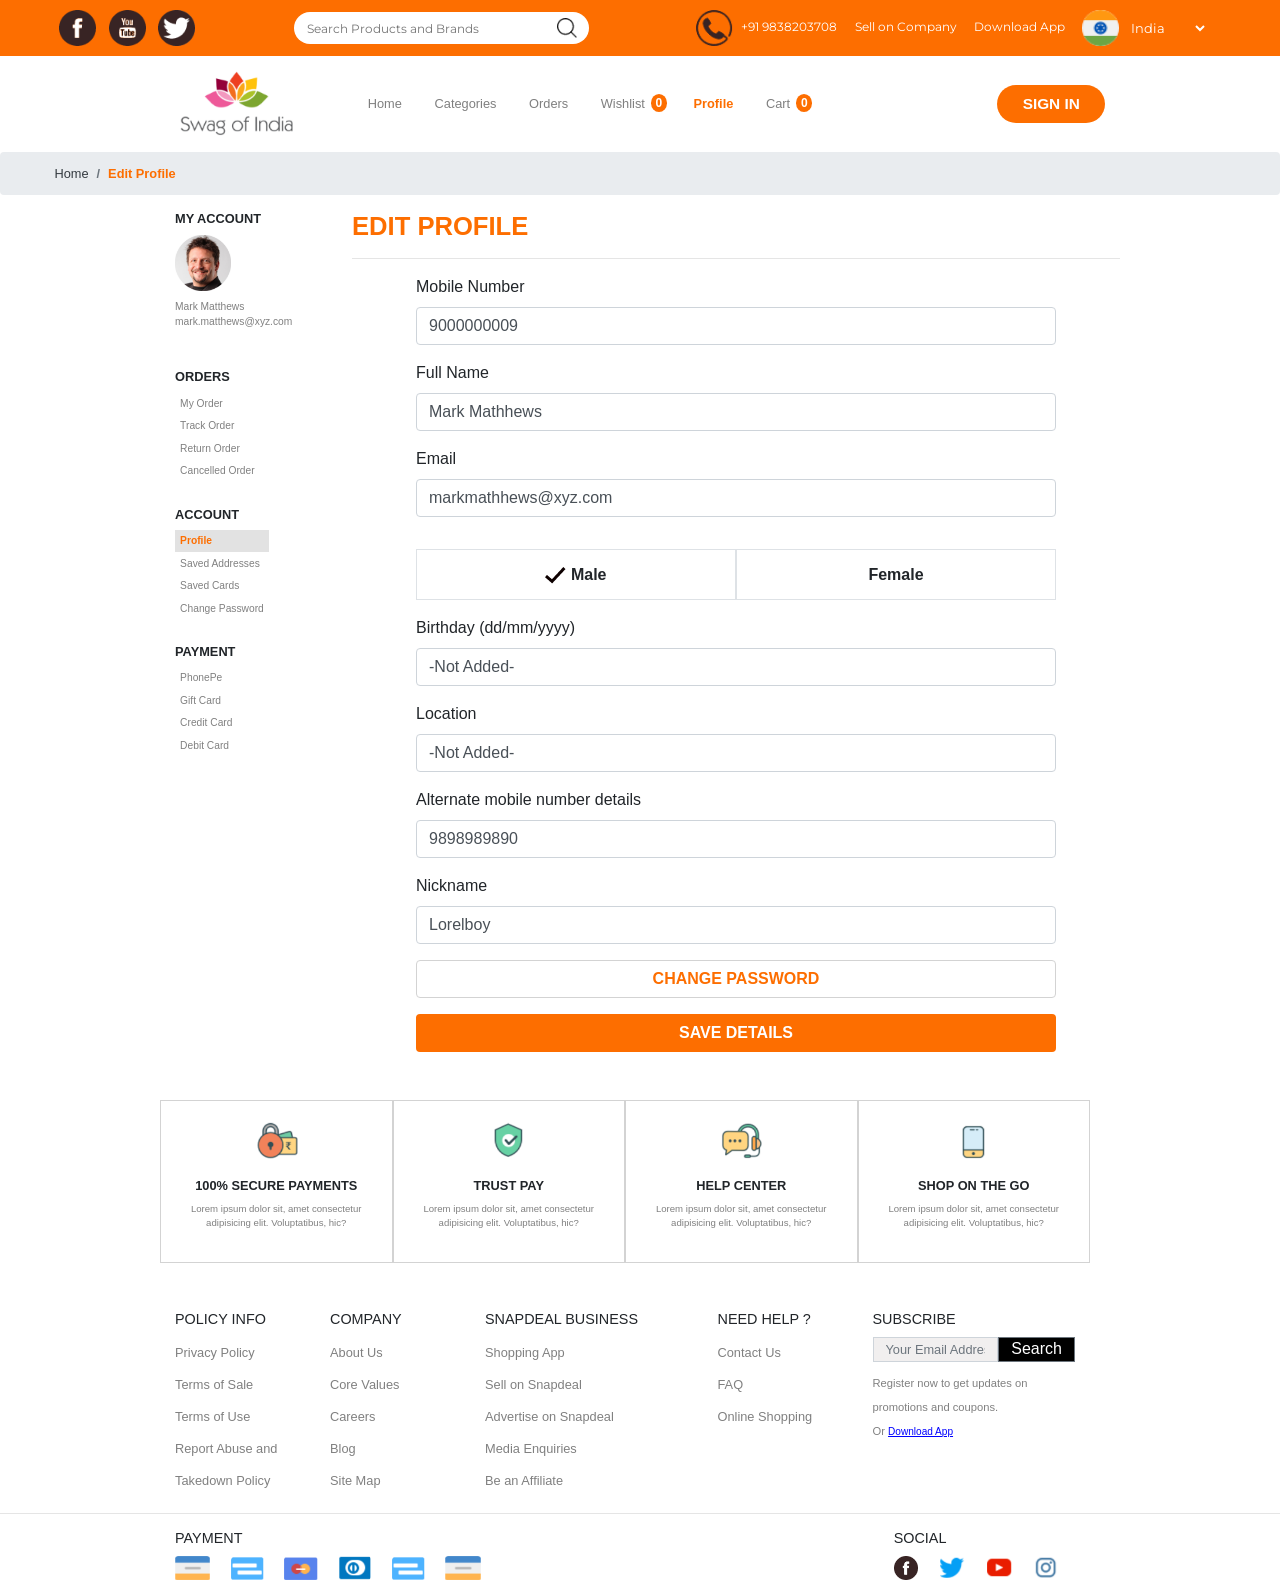
<file: Edit-profile.html>
<!DOCTYPE html>
<html lang="en">

<head>
    <meta charset="UTF-8">
    <meta name="viewport" content="width=device-width, initial-scale=1.0">
    <title>Swag of India - Edit Profile</title>
    <link rel="icon" type="image/png" href="Images/carts.png">
    <link rel="stylesheet" href="css/style.css">
    <link rel="stylesheet" href="https://cdn.jsdelivr.net/npm/bootstrap@4.6.0/dist/css/bootstrap.min.css"
        integrity="sha384-B0vP5xmATw1+K9KRQjQERJvTumQW0nPEzvF6L/Z6nronJ3oUOFUFpCjEUQouq2+l" crossorigin="anonymous">
    <link rel="stylesheet" href="https://cdn.jsdelivr.net/npm/bootstrap-icons@1.3.0/font/bootstrap-icons.css">
</head>

<body>
    <header>
        <!-- Start of Top Bar -->
        <div class="top-header" role='top header' id="back-to-top">
            <div class="social-img-holder" role='image holder'>
                <img src="Images/facebook.png" alt="facebook-icon" role='icon' aria-label='facebook icon'>
                <img src="Images/youtube.png" alt="youtube-icon" role='icon' aria-label='youtube icon'>
                <img src="Images/Twitter.png" alt="twitter-icon" role='icon' aria-label='twitter icon'>
            </div>
            <div class="search-box" role='search' id="search-box">
                <input type="search" name="searchbox" role="form" id="searchbox"
                    placeholder="Search Products and Brands" aria-labelledby="search-box">
                <img src="Images/magglass.png" alt="search-icon" role='icon' aria-label='magnifying glass icon'>
            </div>
            <div class="information-tab" role="info container">
                <img src="Images/call.png" id='call-icon' alt="call-icon" role='icon' aria-label='Phone icon'>
                <a id='ph-number' href="" role='link'>+91 9838203708</a>
                <a href="Seller-page.html" role='link'>Sell on Company</a>
                <a href="#" role='link'>Download App</a>
                <img src="Images/langicon.png" id="flag-icon" alt="lang-icon" role='icon' aria-label='language icon'>
                <form action="#" aria-label='form'>
                    <select name="lang-select" id="lang-select" aria-labelledby="select box">
                        <option value="India" role="option" aria-labelledby="Option1">India</option>
                        <option value="UK" role="option" aria-labelledby="Option1">UK</option>
                        <option value="Canada" role="option" aria-labelledby="Option2">Canada</option>
                        <option value="Germany" role="option" aria-labelledby="Option3">Germany</option>
                    </select>
                </form>
            </div>
        </div>
        <!-- End of Top Bar -->

        <!-- Start of Bottom Header -->
        <div class="bottom-header" id="bottom-head">
            <div class="sticky-bar-wrapper bg-white" id="sticky-section">
                <nav class="navbar navbar-expand-lg navbar-light bg-white" id="bottom-header-navbar">
                    <div class="container-fluid">
                        <a class="navbar-brand" href="index.html"><img id="logo_img" src="Images/logo.png" alt="logo" role="img"
                                aria-label=" website logo"></a>
                        <div class="input-group d-xl-none d-lg-none" id="search-box-container">
                            <input type="search" id="search-box-hidden" class="form-control"
                                placeholder="Search products and Brands" aria-label="search box"
                                aria-describedby="basic-addon1">
                            <span id="basic-addon1"><img src="Images/magglass.png" alt="search-icon" role="icon"
                                    aria-labelledby="magnifying glass icon"></span>
                        </div>
                        <button class="navbar-toggler" type="button" data-toggle="collapse"
                            data-target="#navbarTogglerDemo02" aria-controls="navbarTogglerDemo02" aria-expanded="false"
                            aria-label="Toggle navigation">
                            <span class="navbar-toggler-icon"></span>
                        </button>
                        <div class="collapse navbar-collapse" id="navbarTogglerDemo02">
                            <ul class="navbar-nav mr-auto mt-2 ml-xl-5 ml-lg-5 ml-md-0 mt-lg-0 text-center">
                                <li class="nav-item">
                                    <a class="nav-link" href="index.html">Home</a>
                                </li>
                                <li class="nav-item dropdown">
                                    <a class="nav-link drop-btn" href="Product-list.html">Categories</a>
                                    <div class="dropdown-content mt-2">
                                        <a href="Product-list.html">Men</a>
                                        <a href="Product-list.html">Women</a>
                                        <a href="Product-list.html">Ethnic</a>
                                      </div>
                                </li>
                                <li class="nav-item dropdown2">
                                    <a class="nav-link drop-btn2" href="my-order.html">Orders</a>
                                    <div class="dropdown-content2 mt-2">
                                        <a href="my-order.html">My Orders</a>
                                        <a href="Track-order.html">Track Orders</a>
                                        <a href="Return-order.html">Return Orders</a>
                                      </div>
                                </li>
                                <li class="nav-item wishlist">
                                    <a class="nav-link" href="Wishlist.html">Wishlist</a>
                                    <span class="badge" id="wishlist-badge">0</span>
                                </li>
                                <li class="nav-item">
                                    <a class="nav-link active ml-xl-3 ml-md-0" href="My-profile.html">Profile</a>
                                </li>
                                <li class="nav-item notification">
                                    <a class="nav-link" href="Cart-page.html">Cart</a>
                                    <span class="badge" id="cart-badge">0</span>
                                </li>
                            </ul>
                            <form class="form-inline my-2 my-lg-0 d-flex flex-column align-items-stretch justify-content-start">
                                <button class="btn btn-orange my-2 my-sm-0" id="signin" type="button" data-toggle="modal"
                                data-target="#exampleModalCenter" aria-labelledby='sign-in-btn'>SIGN IN</button>
                            </form>
                        </div>
                    </div>
                </nav>
            </div>
            <!-- LOGIN MODAL -->
            <div class="modal fade" id="exampleModalCenter" tabindex="-1" role="dialog"
                aria-label="exampleModalCenterTitle" aria-hidden="true">
                <div class="modal-dialog modal-dialog-centered" role="document">
                    <div class="modal-content">
                        <div class="modal-header d-flex flex-column align-items-center">
                            <button type="button" class="close" data-dismiss="modal" aria-label="Close">
                                <span aria-hidden="true">&times;</span>
                            </button>
                            <img src="Images/logo.png" alt="modal logo">
                        </div>
                        <div class="modal-body">
                            <!-- Addition of Tabs -->
                            <ul class="nav nav-tabs nav-justified" id="myTab" role="tablist">
                                <li class="nav-item">
                                    <a href="#login" id="tab1" class='nav-link active' style="border-color: white;" aria-controls="login"
                                        aria-selected='true' role="tab" tabindex=1 data-toggle='tab'>LOGIN</a>
                                </li>
                                <li class="nav-item">
                                    <a href="#create-account" id="tab2" class='nav-link' style="border-color: white;" aria-controls="create-account"
                                        aria-selected='false' role="tab" tabindex=0 data-toggle='tab'>CREATE ACCOUNT</a>
                                </li>
                            </ul>
                            <div class="tab-content mt-3" id="myTabContent">
                                <div class="tab-pane active" id="login" role="tabpanel" aria-labelledby="tab1"
                                    aria-hidden='false'>
                                    <!-- Addition of Form 1 -->
                                    <form class="d-flex flex-column">
                                        <div class="form-group">
                                            <label for="exampleInputEmail1">Email address <span
                                                    class='required'>*</span></label>
                                            <input type="email" class="form-control" id="exampleInputEmail1"
                                                role="email" placeholder="Enter email">
                                        </div>
                                        <div class="form-group">
                                            <label for="exampleInputPassword1">Password <span
                                                    class='required'>*</span></label>
                                            <div class="input-group d-flex flex-row">
                                                <input type="password" class="form-control" id="exampleInputPassword1"
                                                    placeholder="Password">
                                                <div class="input-group-append">
                                                    <div class="input-group-text">
                                                        <i class='bi bi-eye-fill ml-2'></i>
                                                    </div>
                                                </div>
                                            </div>
                                        </div>
                                        <button type="submit" class="btn btn-orange rounded-0">SIGN
                                            IN</button><br>
                                        <button type="submit" class="btn btn-default2 rounded-0">FORGOT YOUR
                                            PASSWORD?</button>
                                    </form>
                                </div>
                                <div class="tab-pane" id="create-account" role="tabpanel" aria-labelledby="tab2"
                                    aria-hidden='true'>
                                    <!-- Addition of Form 2 -->
                                    <form class="d-flex flex-column">
                                        <div class="form-group">
                                            <label for="exampleInputUsername2">Username <span
                                                    class='required'>*</span></label>
                                            <input type="text" class="form-control" id="exampleInputUsername2"
                                                role="username" placeholder="Enter Username">
                                        </div>
                                        <div class="form-group">
                                            <label for="exampleInputEmail2">Email address <span
                                                    class='required'>*</span></label>
                                            <input type="email" class="form-control" id="exampleInputEmail2"
                                                role="email" placeholder="Enter email">
                                        </div>
                                        <div class="form-group">
                                            <label for="exampleInputPassword2">Password <span
                                                    class='required'>*</span></label>
                                            <div class="input-group d-flex flex-row">
                                                <input type="password" class="form-control" id="exampleInputPassword2"
                                                    placeholder="Password">
                                                <div class="input-group-append">
                                                    <div class="input-group-text">
                                                        <i class='bi bi-eye-fill ml-2'></i>
                                                    </div>
                                                </div>
                                            </div>
                                        </div>
                                        <button type="submit"
                                            class="btn btn-default btn-hover btn-orange rounded-0">CREATE
                                            ACCOUNT</button><br>
                                    </form>
                                </div>
                            </div>
                        </div>
                        <!-- End of Tabs -->
                        <!-- Start of Modal Footer -->
                        <div class="modal-footer d-flex flex-column justify-items-center">
                            <span>Or Login With</span>
                            <div class="modal-social-btn">
                                <a class="btn text-white" style="background-color: #3b5998" href="#!"
                                    role="button"><span class="bi bi-facebook">FACEBOOK</span></a>
                                <a class="btn text-white" style="background-color: #55acee" href="#!"
                                    role="button"><span class="bi bi-twitter">TWITTER</span></a>
                                <a class="btn text-white" style="background-color: #dd4b39" href="#!"
                                    role="button"><span class="bi bi-google">GOOGLE</span></a>
                            </div>
                        </div>
                        <!-- Start of Modal Footer -->
                    </div>
                </div>
            </div>
            <!-- LOGIN MODAL -->
        </div>
    </header>
    <a class='back-to-top-btn float-right' id="scroll-btn" role='button' aria-label='back to top button'>
        <img src="Images/up-green.png" alt="goto top" role="icon" aria-label='back to top image'>
    </a>

    
    <!-- Start of my-profile page -->
    <nav aria-label="breadcrumb">
        <ol class="breadcrumb">
            <li class="breadcrumb-item"><a class="text-dark" href="index.html">Home</a></li>
            <li class="breadcrumb-item active" aria-current="page">Edit Profile</li>
        </ol>
    </nav>



    <section class="edit-profile">
        <div class="mega-container">
            <aside
            class='grid-column-1 container d-flex flex-lg-column align-items-lg-start justify-content-lg-start flex-md-column align-items-md-start float-lg-left'>
            <div class="profile mb-4 d-flex flex-column justify-content-center align-items-start">
                <h6 class="font-weight-bold my-account-heading">MY ACCOUNT</h6>
                <img src="Images/profile-head.png" alt="Profile picture">
                <p class='mb-0 mt-2'>Mark Matthews</p>
                <p>mark.matthews@xyz.com</p>
            </div>
            <div class="orders mb-4">
                <h6 class="font-weight-bold">ORDERS</h6>
                <div class="list-group border-0">
                    <a href="my-order.html" class="list-items">My Order</a>
                    <a href="Track-order.html" class="list-items">Track Order</a>
                    <a href="Return-order.html" class="list-items">Return Order</a>
                    <a href="Track-order.html" class="list-items">Cancelled Order</a>
                </div>
            </div>
            <div class="account mb-4">
                <h6 class="font-weight-bold">ACCOUNT</h6>
                <div class="list-group">
                    <a href="My-profile.html" class="list-items list-item-active font-weight-bold">Profile</a>
                    <a href="My-profile.html" class="list-items">Saved Addresses</a>
                    <a href="My-profile.html" class="list-items">Saved Cards</a>
                    <a href="My-profile.html" class="list-items">Change Password</a>
                </div>
            </div>
            <div class="payment mb-4">
                <h6 class="font-weight-bold">PAYMENT</h6>
                <div class="list-group">
                    <a href="#" class="list-items">PhonePe</a>
                    <a href="#" class="list-items">Gift Card</a>
                    <a href="#" class="list-items">Credit Card</a>
                    <a href="#" class="list-items">Debit Card</a>
                </div>
            </div>
            </aside>
            <main class='flex-container grid-column-2'>
                <h3 class="font-weight-bold">EDIT PROFILE</h3>
                <hr>
                <form class='edit-profile-form'>
                    <div class="mb-3">
                        <label for="profileInputMobileNum" class="form-label">Mobile Number</label>
                        <input type="text" pattern="[6-9][0-9][0-9][0-9][0-9][0-9][0-9][0-9][0-9][0-9]"
                            class="form-control" id="profileInputMobileNum" aria-label="contactnumber">
                    </div>
                    <div class="mb-3">
                        <label for="profileInputFullname" class="form-label">Full Name</label>
                        <input placeholder="Enter your full name" type="text" class="form-control" id="profileInputFullname">
                    </div>
                    <div class="mb-3">
                        <label for="profileInputEmail1" class="form-label">Email</label>
                        <input type="email" class="form-control" placeholder="Enter your email id"
                            id="profileInputEmail1" aria-label="Email">
                    </div>
                    <div class="mb-3 d-flex justify-content-center" id="gender-select">
                        <div class="male w-100 text-center border font-weight-bold" id="male-box">
                            <img class="tick-img1" id="tick-m" src="Images/tick.png" alt="tick image">
                            Male
                        </div>
                        <div class="female w-100 text-center border font-weight-bold" id="female-box">
                            <img class="tick-img2 d-none" id="tick-f" src="Images/tick.png" alt="tick image">
                            Female
                        </div>
                    </div>
                    <div class="mb-3">
                        <label for="profileInputBirthday" class="form-label">Birthday (dd/mm/yyyy)</label>
                        <input type="text" class="form-control" placeholder="Enter your birthday based on above format"
                            pattern="[0-9][0-9]/[0-9][0-9]/[0-9][0-9][0-9][0-9]" id="profileInputBirthday"
                            aria-label="Birthday">
                    </div>
                    <div class="mb-3">
                        <label for="profileInputLocation" class="form-label">Location</label>
                        <input placeholder="Enter your current location" type="text" class="form-control" id="profileInputLocation"
                            aria-label="Location">
                    </div>
                    <div class="mb-3">
                        <label for="profileInputAltMobile" class="form-label">Alternate mobile number details</label>
                        <input type="text" class="form-control" placeholder="Enter your alternate mobile number"
                            pattern="[6-9][0-9][0-9][0-9][0-9][0-9][0-9][0-9][0-9][0-9]"
                            id="profileInputAltMobile" aria-label="Alternate Contact Number">
                    </div>
                    <div class="mb-3">
                        <label for="profileInputNickname" class="form-label">Nickname</label>
                        <input type="text" class="form-control" placeholder="Enter your nickname"
                            id="profileInputNickname">
                    </div>
                    <div class="button-group d-flex flex-column mt-3" id="btn-group">
                        <button class="btn mb-3" type="button">CHANGE PASSWORD</button>
                        <button class="btn" id="save-btn" type="button">SAVE
                            DETAILS</button>
                    </div>
                </form>
            </main>
        </div>
    </section>



    <!-- Start of Payment and Help -->

    <section class='payment-help mt-5' aria-label='payments and help section'>
        <div class="container-fluid w-75">
            <div class="row">
                <div
                    class="col col-xl-3 col-lg-3 col-md-6 col-sm-12 d-flex flex-column align-items-center justify-content-center text-center">
                    <img src="Images/secure-pay.png" alt="securepay" role="img" aria-label='secure pay image'>
                    <h2>100% SECURE PAYMENTS</h2>
                    <p>Lorem ipsum dolor sit, amet consectetur adipisicing elit. Voluptatibus, hic?</p>
                </div>
                <div
                    class="col col-xl-3 col-lg-3 col-md-6 col-sm-12 d-flex flex-column align-items-center justify-content-center text-center">
                    <img src="Images/trust-pay.png" alt="trustpay" role="img" aria-label='trust pay image'>
                    <h2>TRUST PAY</h2>
                    <p>Lorem ipsum dolor sit, amet consectetur adipisicing elit. Voluptatibus, hic?</p>
                </div>
                <div
                    class="col col-xl-3 col-lg-3 col-md-6 col-sm-12 d-flex flex-column align-items-center justify-content-center text-center">
                    <img src="Images/help-center.png" alt="helpcenter" role="img" aria-label='help center image'>
                    <h2>HELP CENTER</h2>
                    <p>Lorem ipsum dolor sit, amet consectetur adipisicing elit. Voluptatibus, hic?</p>
                </div>
                <div
                    class="col col-xl-3 col-lg-3 col-md-6 col-sm-12 d-flex flex-column align-items-center justify-content-center text-center">
                    <img src="Images/shop-on-go.png" alt="shopongo" role="img" aria-label='shop on go image'>
                    <h2>SHOP ON THE GO</h2>
                    <p>Lorem ipsum dolor sit, amet consectetur adipisicing elit. Voluptatibus, hic?</p>
                </div>
            </div>
        </div>
    </section>


    <!-- End of Payments and Help -->

    <!-- Start of Footer -->
    <footer class="mt-5">
        <div class="container-fluid w-75">
            <div class="row">
                <div
                    class="col col-xl-2 col-lg-3 col-md-3 col-sm-4 d-flex flex-column align-items-start justify-content-start">
                    <h3>POLICY INFO</h3>
                    <a href="#" role='link'>Privacy Policy</a>
                    <a href="#" role='link'>Terms of Sale</a>
                    <a href="#" role='link'>Terms of Use</a>
                    <a href="#" role='link'>Report Abuse and Takedown Policy</a>
                </div>
                <div class="col col-xl-2 col-lg-3 col-md-2 col-sm-3 d-flex flex-column align-items-start">
                    <h3>COMPANY</h3>
                    <a href="#" role='link'>About Us</a>
                    <a href="#" role='link'>Core Values</a>
                    <a href="#" role='link'>Careers</a>
                    <a href="#" role='link'>Blog</a>
                    <a href="#" role='link'>Site Map</a>
                </div>
                <div class="col col-xl-3 col-lg-3 col-md-4 col-sm-5 d-flex flex-column align-items-start">
                    <h3>SNAPDEAL BUSINESS</h3>
                    <a href="#" role='link'>Shopping App</a>
                    <a href="#" role='link'>Sell on Snapdeal</a>
                    <a href="#" role='link'>Advertise on Snapdeal</a>
                    <a href="#" role='link'>Media Enquiries</a>
                    <a href="#" role='link'>Be an Affiliate</a>
                </div>
                <div
                    class="col col-xl-2 col-lg-3 col-md-3 col-sm-4 mt-md-0 mt-sm-5 d-flex flex-column align-items-start">
                    <h3>NEED HELP ?</h3>
                    <a href="#" role='link'>Contact Us</a>
                    <a href="FAQ.html" role='link'>FAQ</a>
                    <a href="#" role='link'>Online Shopping</a>
                </div>
                <div class="col col-xl-3 col-lg-5 col-md-6 col-sm-7 mt-xl-0 mt-lg-5 mt-md-5 mt-sm-5">
                    <h3>SUBSCRIBE</h3>
                    <div class="input-group mb-2 d-flex justify-content-center align-items-center">
                        <input type="text" class="form-control" placeholder="Your Email Address"
                            aria-label="Recipient's username" aria-describedby="button-addon2">
                        <button class="btn btn-outline-secondary d-flex align-items-center" type="button"
                            id="button-addon2">Search</button>
                    </div>
                    <small>Register now to get updates on promotions and coupons.<br> Or <a href="#">Download
                            App</a></small>
                </div>
            </div>
        </div>
        <hr>
        <div class="bottom-footer container-fluid w-75">
            <div class="row">
                <div class="col d-flex flex-row justify-content-between">
                    <div class="box-1">
                        <h3>PAYMENT</h3>
                        <div class="card-holder">
                            <img src="Images/card1.png" alt="card1" role="icon" aria-label='card image'>
                            <img src="Images/card2.png" alt="card2" role="icon" aria-label='card image'>
                            <img src="Images/card3.png" alt="card3" role="icon" aria-label='card image'>
                            <img src="Images/card4.png" alt="card4" role="icon" aria-label='card image'>
                            <img src="Images/card2.png" alt="cod" role="icon" aria-label='card image'>
                            <img src="Images/card1.png" alt="netbanking" role="icon" aria-label='card image'>
                        </div>
                    </div>
                    <div class="box-2">
                        <h3>SOCIAL</h3>
                        <div class="social-holder">
                            <img src="Images/facebook.png" alt="facebook" role="icon" aria-label='facebook icon'>
                            <img src="Images/tw-footer.png" alt="twitter" role="icon" aria-label='twitter icon'>
                            <img src="Images/yt-footer.png" alt="youtube" role="icon" aria-label='youtube icon'>
                            <img src="Images/ins-footer.png" alt="instagram" role="icon" aria-label='instagram icon'>
                        </div>
                    </div>
                </div>
            </div>
        </div>
    </footer>
    <script src="https://code.jquery.com/jquery-3.5.1.slim.min.js"
        integrity="sha384-DfXdz2htPH0lsSSs5nCTpuj/zy4C+OGpamoFVy38MVBnE+IbbVYUew+OrCXaRkfj" crossorigin="anonymous">
    </script>
    <script src="Javascript/index.js"></script>
    <script src="Javascript/jQuery.js"></script>
    <script src="https://cdn.jsdelivr.net/npm/bootstrap@4.6.0/dist/js/bootstrap.bundle.min.js"
        integrity="sha384-Piv4xVNRyMGpqkS2by6br4gNJ7DXjqk09RmUpJ8jgGtD7zP9yug3goQfGII0yAns" crossorigin="anonymous">
    </script>
</body>

</html>
</file>
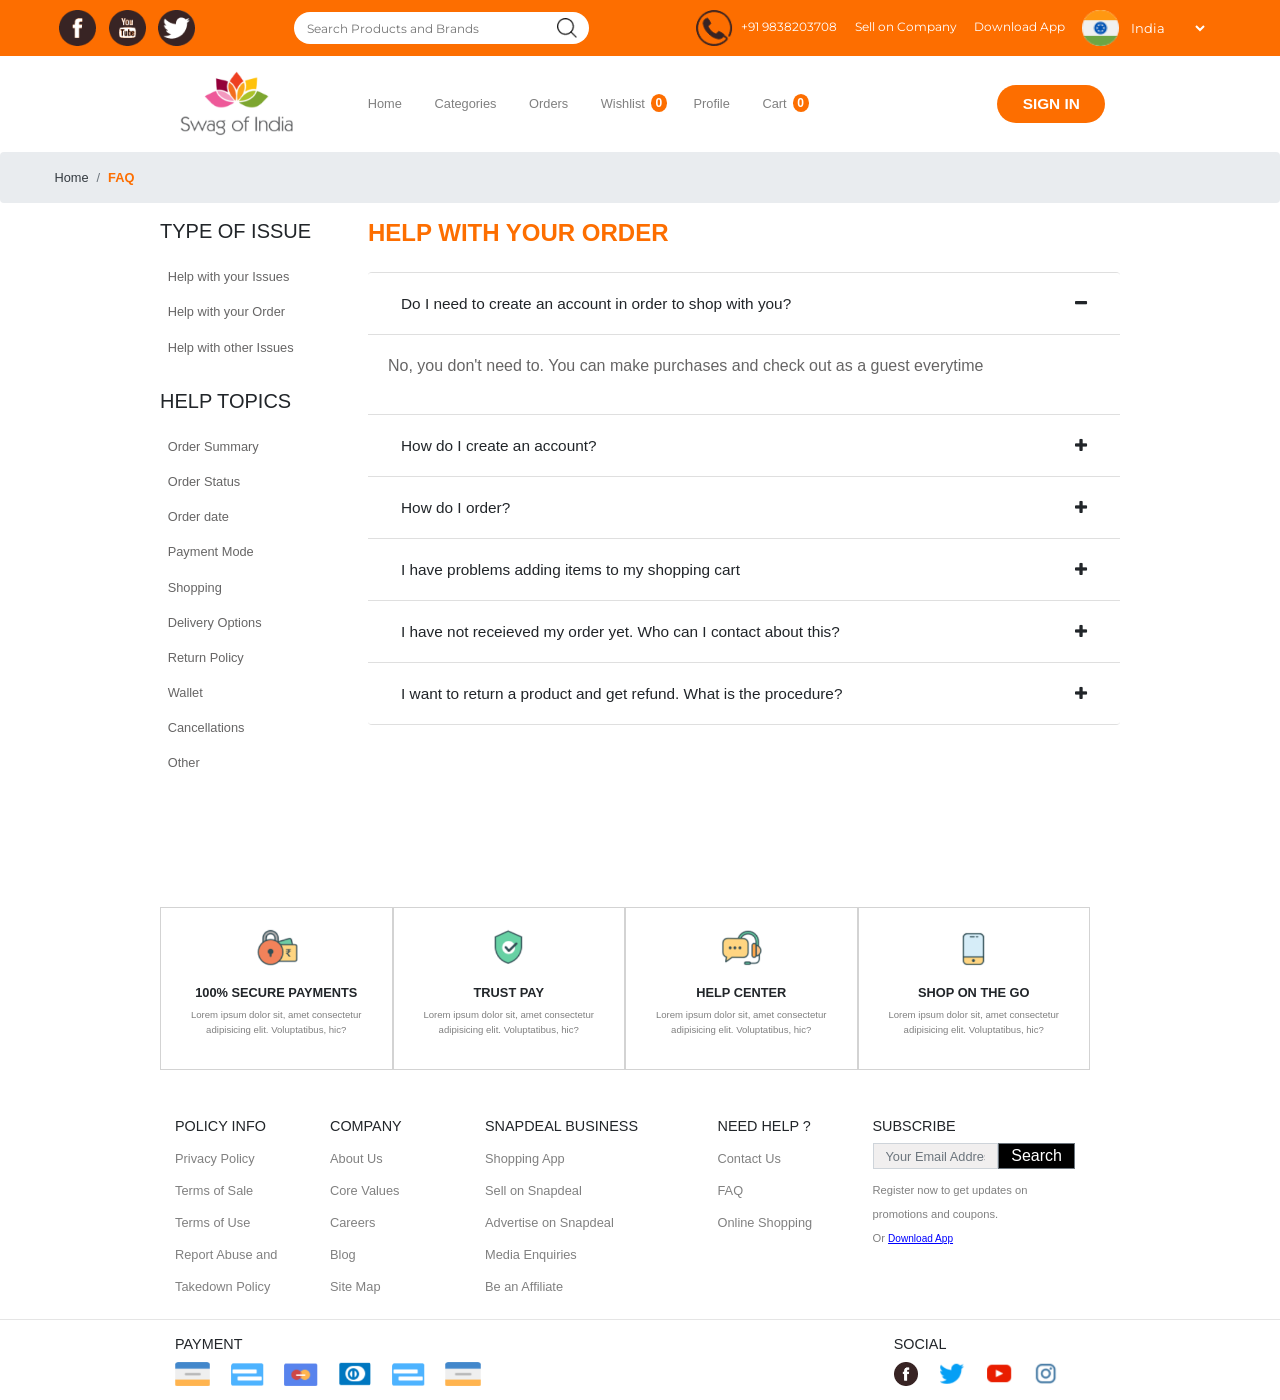
<file: FAQ.html>
<!DOCTYPE html>
<html lang="en">

<head>
    <meta charset="UTF-8">
    <meta name="viewport" content="width=device-width, initial-scale=1.0">
    <title>Swag of India - FAQ</title>
    <link rel="icon" type="image/png" href="Images/carts.png">
    <link rel="stylesheet" href="css/style.css">
    <link rel="stylesheet" href="https://cdn.jsdelivr.net/npm/bootstrap@4.6.0/dist/css/bootstrap.min.css"
        integrity="sha384-B0vP5xmATw1+K9KRQjQERJvTumQW0nPEzvF6L/Z6nronJ3oUOFUFpCjEUQouq2+l" crossorigin="anonymous">
    <link rel="stylesheet" href="https://cdn.jsdelivr.net/npm/bootstrap-icons@1.3.0/font/bootstrap-icons.css">
    <link rel="stylesheet" href="https://maxcdn.bootstrapcdn.com/font-awesome/4.7.0/css/font-awesome.min.css">
</head>

<body>
    <header>
        <!-- Start of Top Bar -->
        <div class="top-header" role='top header' id="back-to-top">
            <div class="social-img-holder" role='image holder'>
                <img src="Images/facebook.png" alt="facebook-icon" role='icon' aria-label='facebook icon'>
                <img src="Images/youtube.png" alt="youtube-icon" role='icon' aria-label='youtube icon'>
                <img src="Images/Twitter.png" alt="twitter-icon" role='icon' aria-label='twitter icon'>
            </div>
            <div class="search-box" role='search' id="search-box">
                <input type="search" name="searchbox" role="form" id="searchbox"
                    placeholder="Search Products and Brands" aria-labelledby="search-box">
                <img src="Images/magglass.png" alt="search-icon" role='icon' aria-label='magnifying glass icon'>
            </div>
            <div class="information-tab" role="info container">
                <img src="Images/call.png" id='call-icon' alt="call-icon" role='icon' aria-label='Phone icon'>
                <a id='ph-number' href="" role='link'>+91 9838203708</a>
                <a href="Seller-page.html" role='link'>Sell on Company</a>
                <a href="#" role='link'>Download App</a>
                <img src="Images/langicon.png" id="flag-icon" alt="lang-icon" role='icon' aria-label='language icon'>
                <form action="#" aria-label='form'>
                    <select name="lang-select" id="lang-select" aria-labelledby="select box">
                        <option value="India" role="option" aria-labelledby="Option1">India</option>
                        <option value="UK" role="option" aria-labelledby="Option1">UK</option>
                        <option value="Canada" role="option" aria-labelledby="Option2">Canada</option>
                        <option value="Germany" role="option" aria-labelledby="Option3">Germany</option>
                    </select>
                </form>
            </div>
        </div>
        <!-- End of Top Bar -->

        <!-- Start of Bottom Header -->
        <div class="bottom-header" id="bottom-head">
            <div class="sticky-bar-wrapper bg-white" id="sticky-section">
                <nav class="navbar navbar-expand-lg navbar-light bg-white" id="bottom-header-navbar">
                    <div class="container-fluid">
                        <a class="navbar-brand" href="index.html"><img id="logo_img" src="Images/logo.png" alt="logo" role="img"
                                aria-label=" website logo"></a>
                        <div class="input-group d-xl-none d-lg-none" id="search-box-container">
                            <input type="search" id="search-box-hidden" class="form-control"
                                placeholder="Search products and Brands" aria-label="search box"
                                aria-describedby="basic-addon1">
                            <span id="basic-addon1"><img src="Images/magglass.png" alt="search-icon" role="icon"
                                    aria-labelledby="magnifying glass icon"></span>
                        </div>
                        <button class="navbar-toggler" type="button" data-toggle="collapse"
                            data-target="#navbarTogglerDemo02" aria-controls="navbarTogglerDemo02" aria-expanded="false"
                            aria-label="Toggle navigation">
                            <span class="navbar-toggler-icon"></span>
                        </button>
                        <div class="collapse navbar-collapse" id="navbarTogglerDemo02">
                            <ul class="navbar-nav mr-auto mt-2 ml-xl-5 ml-lg-5 ml-md-0 mt-lg-0 text-center">
                                <li class="nav-item">
                                    <a class="nav-link" href="index.html">Home</a>
                                </li>
                                <li class="nav-item dropdown">
                                    <a class="nav-link drop-btn" href="Product-list.html">Categories</a>
                                    <div class="dropdown-content mt-2">
                                        <a href="Product-list.html">Men</a>
                                        <a href="Product-list.html">Women</a>
                                        <a href="Product-list.html">Ethnic</a>
                                      </div>
                                </li>
                                <li class="nav-item dropdown2">
                                    <a class="nav-link drop-btn2" href="my-order.html">Orders</a>
                                    <div class="dropdown-content2 mt-2">
                                        <a href="my-order.html">My Orders</a>
                                        <a href="Track-order.html">Track Orders</a>
                                        <a href="Return-order.html">Return Orders</a>
                                      </div>
                                </li>
                                <li class="nav-item wishlist">
                                    <a class="nav-link" href="Wishlist.html">Wishlist</a>
                                    <span class="badge" id="wishlist-badge">0</span>
                                </li>
                                <li class="nav-item">
                                    <a class="nav-link ml-xl-3 ml-md-0" href="My-profile.html">Profile</a>
                                </li>
                                <li class="nav-item notification">
                                    <a class="nav-link" href="Cart-page.html">Cart</a>
                                    <span class="badge" id="cart-badge">0</span>
                                </li>
                            </ul>
                            <form class="form-inline my-2 my-lg-0 d-flex flex-column align-items-stretch justify-content-start">
                                <button class="btn btn-orange my-2 my-sm-0" id="signin" type="button" data-toggle="modal"
                                data-target="#exampleModalCenter" aria-labelledby='sign-in-btn'>SIGN IN</button>
                            </form>
                        </div>
                    </div>
                </nav>
            </div>
            <!-- LOGIN MODAL -->
            <div class="modal fade" id="exampleModalCenter" tabindex="-1" role="dialog"
                aria-label="exampleModalCenterTitle" aria-hidden="true">
                <div class="modal-dialog modal-dialog-centered" role="document">
                    <div class="modal-content">
                        <div class="modal-header d-flex flex-column align-items-center">
                            <button type="button" class="close" data-dismiss="modal" aria-label="Close">
                                <span aria-hidden="true">&times;</span>
                            </button>
                            <img src="Images/logo.png" alt="modal logo">
                        </div>
                        <div class="modal-body">
                            <!-- Addition of Tabs -->
                            <ul class="nav nav-tabs nav-justified" id="myTab" role="tablist">
                                <li class="nav-item">
                                    <a href="#login" id="tab1" class='nav-link active' style="border-color: white;" aria-controls="login"
                                        aria-selected='true' role="tab" tabindex=1 data-toggle='tab'>LOGIN</a>
                                </li>
                                <li class="nav-item">
                                    <a href="#create-account" id="tab2" class='nav-link' style="border-color: white;" aria-controls="create-account"
                                        aria-selected='false' role="tab" tabindex=0 data-toggle='tab'>CREATE ACCOUNT</a>
                                </li>
                            </ul>
                            <div class="tab-content mt-3" id="myTabContent">
                                <div class="tab-pane active" id="login" role="tabpanel" aria-labelledby="tab1"
                                    aria-hidden='false'>
                                    <!-- Addition of Form 1 -->
                                    <form class="d-flex flex-column">
                                        <div class="form-group">
                                            <label for="exampleInputEmail1">Email address <span
                                                    class='required'>*</span></label>
                                            <input type="email" class="form-control" id="exampleInputEmail1"
                                                role="email" placeholder="Enter email">
                                        </div>
                                        <div class="form-group">
                                            <label for="exampleInputPassword1">Password <span
                                                    class='required'>*</span></label>
                                            <div class="input-group d-flex flex-row">
                                                <input type="password" class="form-control" id="exampleInputPassword1"
                                                    placeholder="Password">
                                                <div class="input-group-append">
                                                    <div class="input-group-text">
                                                        <i class='bi bi-eye-fill ml-2'></i>
                                                    </div>
                                                </div>
                                            </div>
                                        </div>
                                        <button type="submit" class="btn btn-orange rounded-0">SIGN
                                            IN</button><br>
                                        <button type="submit" class="btn btn-default2 rounded-0">FORGOT YOUR
                                            PASSWORD?</button>
                                    </form>
                                </div>
                                <div class="tab-pane" id="create-account" role="tabpanel" aria-labelledby="tab2"
                                    aria-hidden='true'>
                                    <!-- Addition of Form 2 -->
                                    <form class="d-flex flex-column">
                                        <div class="form-group">
                                            <label for="exampleInputUsername2">Username <span
                                                    class='required'>*</span></label>
                                            <input type="text" class="form-control" id="exampleInputUsername2"
                                                role="username" placeholder="Enter Username">
                                        </div>
                                        <div class="form-group">
                                            <label for="exampleInputEmail2">Email address <span
                                                    class='required'>*</span></label>
                                            <input type="email" class="form-control" id="exampleInputEmail2"
                                                role="email" placeholder="Enter email">
                                        </div>
                                        <div class="form-group">
                                            <label for="exampleInputPassword2">Password <span
                                                    class='required'>*</span></label>
                                            <div class="input-group d-flex flex-row">
                                                <input type="password" class="form-control" id="exampleInputPassword2"
                                                    placeholder="Password">
                                                <div class="input-group-append">
                                                    <div class="input-group-text">
                                                        <i class='bi bi-eye-fill ml-2'></i>
                                                    </div>
                                                </div>
                                            </div>
                                        </div>
                                        <button type="submit"
                                            class="btn btn-default btn-hover btn-orange rounded-0">CREATE
                                            ACCOUNT</button><br>
                                    </form>
                                </div>
                            </div>
                        </div>
                        <!-- End of Tabs -->
                        <!-- Start of Modal Footer -->
                        <div class="modal-footer d-flex flex-column justify-items-center">
                            <span>Or Login With</span>
                            <div class="modal-social-btn">
                                <a class="btn text-white" style="background-color: #3b5998" href="#!"
                                    role="button"><span class="bi bi-facebook">FACEBOOK</span></a>
                                <a class="btn text-white" style="background-color: #55acee" href="#!"
                                    role="button"><span class="bi bi-twitter">TWITTER</span></a>
                                <a class="btn text-white" style="background-color: #dd4b39" href="#!"
                                    role="button"><span class="bi bi-google">GOOGLE</span></a>
                            </div>
                        </div>
                        <!-- Start of Modal Footer -->
                    </div>
                </div>
            </div>
            <!-- LOGIN MODAL -->
        </div>
    </header>
    <a class='back-to-top-btn float-right' id="scroll-btn" role='button' aria-label='back to top button'>
        <img src="Images/up-green.png" alt="goto top" role="icon" aria-label='back to top image'>
    </a>

    <!-- Start of FAQ section -->
    <nav aria-label="breadcrumb">
        <ol class="breadcrumb p-3">
            <li class="breadcrumb-item"><a class='text-dark text-decoration-none' href="index.html">Home</a></li>
            <li class="breadcrumb-item" aria-current="page"><a class='active text-decoration-none'
                    href="#">FAQ</a></li>
        </ol>
    </nav>

    <div class="main-container2">
        <aside class='left-main-container'>
            <div class="issue-type">
                <h5 class="mb-4">TYPE OF ISSUE</h5>
                <p>Help with your Issues</p>
                <p>Help with your Order</p>
                <p>Help with other Issues</p>
            </div>
            <div class="help-topics mt-lg-3">
                <h5 class="mb-4">HELP TOPICS</h5>
                <p>Order Summary</p>
                <p>Order Status</p>
                <p>Order date</p>
                <p>Payment Mode</p>
                <p>Shopping</p>
                <p>Delivery Options</p>
                <p>Return Policy</p>
                <p>Wallet</p>
                <p>Cancellations</p>
                <p>Other</p>
            </div>
        </aside>
        <div class="right-main-container">
            <h4>HELP WITH YOUR ORDER</h4>
            <div class="accordion mt-4" id="accordionExample">
                <div class="card">
                    <div class="card-header" id="headingOne">
                            <button type="button" class="btn btn-block text-left d-flex flex-row-reverse align-items-center justify-content-between collapsed" data-toggle="collapse" data-target="#collapseOne"><i
                                    class="fa fa-plus"></i> Do I need to create an
                                    account in order to shop with
                                    you?</button>
                    </div>
                    <div id="collapseOne" class="collapse show" aria-labelledby="headingOne" data-parent="#accordionExample">
                        <div class="card-body">
                            <p>No, you don't need to. You can make purchases and check out as a guest everytime 
                            </p>
                        </div>
                    </div>
                </div>
                <div class="card">
                    <div class="card-header" id="headingTwo">
                            <button type="button" class="btn btn-block text-left d-flex flex-row-reverse align-items-center justify-content-between collapsed" data-toggle="collapse"
                                data-target="#collapseTwo"><i class="fa fa-plus"></i> How do I create an account?</button>
                    </div>
                    <div id="collapseTwo" class="collapse" aria-labelledby="headingTwo"
                        data-parent="#accordionExample">
                        <div class="card-body">
                            <p> It's as simple as clicking the sign in button which opens up a modal
                                containing a create account tab. Fill your details and enter create account and that's it!</p>
                        </div>
                    </div>
                </div>
                <div class="card">
                    <div class="card-header" id="headingThree">
                            <button type="button" class="btn btn-block text-left d-flex flex-row-reverse align-items-center justify-content-between collapsed" data-toggle="collapse"
                                data-target="#collapseThree"><i class="fa fa-plus"></i> How do I order?</button>
                    </div>
                    <div id="collapseThree" class="collapse" aria-labelledby="headingThree" data-parent="#accordionExample">
                        <div class="card-body">
                            <p> It's as simple as clicking the sign in button which opens up a modal
                                containing a create account tab. Fill your details and enter create account and that's it!
                            </p>
                        </div>
                    </div>
                </div>
                <div class="card">
                    <div class="card-header" id="headingFour">
                            <button type="button" class="btn btn-block text-left d-flex flex-row-reverse align-items-center justify-content-between collapsed" data-toggle="collapse"
                                data-target="#collapseFour"><i class="fa fa-plus"></i> I have problems adding items to my
                                shopping cart</button>
                    </div>
                    <div id="collapseFour" class="collapse" aria-labelledby="headingFour" data-parent="#accordionExample">
                        <div class="card-body">
                            <p> Kindly contact our customer care executive from 9Am to 9PM on all days or email us on customer.swagofindia@gomail.in
                            </p>
                        </div>
                    </div>
                </div>
                <div class="card">
                    <div class="card-header" id="headingFive">
                            <button type="button" class="btn btn-block text-left d-flex flex-row-reverse align-items-center justify-content-between collapsed" data-toggle="collapse"
                                data-target="#collapseFive"><i class="fa fa-plus"></i> I have not receieved my order yet. Who can I contact about this?</button>
                    </div>
                    <div id="collapseFive" class="collapse" aria-labelledby="headingFive" data-parent="#accordionExample">
                        <div class="card-body">
                            <p> Your order status will be visible in our track order page. If you have any issues, kindly contact our customer care executive from 9Am to 9PM on all days or email us on customer.swagofindiafaq@gomail.in
                            </p>
                        </div>
                    </div>
                </div>
                <div class="card">
                    <div class="card-header" id="headingSix">
                            <button type="button" class="btn btn-block text-left d-flex flex-row-reverse align-items-center justify-content-between collapsed" data-toggle="collapse"
                                data-target="#collapseSix"><i class="fa fa-plus"></i> I want to return a product and get refund. What is the procedure? </button>
                    </div>
                    <div id="collapseSix" class="collapse" aria-labelledby="headingSix" data-parent="#accordionExample">
                        <div class="card-body">
                            <p> Your order status will be visible in our track order page. If you have want to initiate a return and refund, you can do that in the my orders page. If you have any issues, kindly contact our customer care executive from 9Am to 9PM on all days or email us on customer.swagofindia@gomail.in
                            </p>
                        </div>
                    </div>
                </div>
            </div>
        </div>
    </div>


    <!-- Start of Payment and Help -->

    <section class='payment-help mt-5' aria-label='payments and help section'>
        <div class="container-fluid w-75">
            <div class="row">
                <div
                    class="col col-xl-3 col-lg-3 col-md-6 col-sm-12 d-flex flex-column align-items-center justify-content-center text-center">
                    <img src="Images/secure-pay.png" alt="securepay" role="img" aria-label='secure pay image'>
                    <h2>100% SECURE PAYMENTS</h2>
                    <p>Lorem ipsum dolor sit, amet consectetur adipisicing elit. Voluptatibus, hic?</p>
                </div>
                <div
                    class="col col-xl-3 col-lg-3 col-md-6 col-sm-12 d-flex flex-column align-items-center justify-content-center text-center">
                    <img src="Images/trust-pay.png" alt="trustpay" role="img" aria-label='trust pay image'>
                    <h2>TRUST PAY</h2>
                    <p>Lorem ipsum dolor sit, amet consectetur adipisicing elit. Voluptatibus, hic?</p>
                </div>
                <div
                    class="col col-xl-3 col-lg-3 col-md-6 col-sm-12 d-flex flex-column align-items-center justify-content-center text-center">
                    <img src="Images/help-center.png" alt="helpcenter" role="img" aria-label='help center image'>
                    <h2>HELP CENTER</h2>
                    <p>Lorem ipsum dolor sit, amet consectetur adipisicing elit. Voluptatibus, hic?</p>
                </div>
                <div
                    class="col col-xl-3 col-lg-3 col-md-6 col-sm-12 d-flex flex-column align-items-center justify-content-center text-center">
                    <img src="Images/shop-on-go.png" alt="shopongo" role="img" aria-label='shop on go image'>
                    <h2>SHOP ON THE GO</h2>
                    <p>Lorem ipsum dolor sit, amet consectetur adipisicing elit. Voluptatibus, hic?</p>
                </div>
            </div>
        </div>
    </section>

    <!-- End of Payments and Help -->
    
    <!-- Start of Footer -->
    <footer class="mt-5">
        <div class="container-fluid w-75">
            <div class="row">
                <div
                    class="col col-xl-2 col-lg-3 col-md-3 col-sm-4 d-flex flex-column align-items-start justify-content-start">
                    <h3>POLICY INFO</h3>
                    <a href="#" role='link'>Privacy Policy</a>
                    <a href="#" role='link'>Terms of Sale</a>
                    <a href="#" role='link'>Terms of Use</a>
                    <a href="#" role='link'>Report Abuse and Takedown Policy</a>
                </div>
                <div class="col col-xl-2 col-lg-3 col-md-2 col-sm-3 d-flex flex-column align-items-start">
                    <h3>COMPANY</h3>
                    <a href="#" role='link'>About Us</a>
                    <a href="#" role='link'>Core Values</a>
                    <a href="#" role='link'>Careers</a>
                    <a href="#" role='link'>Blog</a>
                    <a href="#" role='link'>Site Map</a>
                </div>
                <div class="col col-xl-3 col-lg-3 col-md-4 col-sm-5 d-flex flex-column align-items-start">
                    <h3>SNAPDEAL BUSINESS</h3>
                    <a href="#" role='link'>Shopping App</a>
                    <a href="#" role='link'>Sell on Snapdeal</a>
                    <a href="#" role='link'>Advertise on Snapdeal</a>
                    <a href="#" role='link'>Media Enquiries</a>
                    <a href="#" role='link'>Be an Affiliate</a>
                </div>
                <div
                    class="col col-xl-2 col-lg-3 col-md-3 col-sm-4 mt-md-0 mt-sm-5 d-flex flex-column align-items-start">
                    <h3>NEED HELP ?</h3>
                    <a href="#" role='link'>Contact Us</a>
                    <a href="FAQ.html" role='link'>FAQ</a>
                    <a href="#" role='link'>Online Shopping</a>
                </div>
                <div class="col col-xl-3 col-lg-5 col-md-6 col-sm-7 mt-xl-0 mt-lg-5 mt-md-5 mt-sm-5">
                    <h3>SUBSCRIBE</h3>
                    <div class="input-group mb-2 d-flex justify-content-center align-items-center">
                        <input type="text" class="form-control" placeholder="Your Email Address"
                            aria-label="Recipient's username" aria-describedby="button-addon2">
                        <button class="btn btn-outline-secondary d-flex align-items-center" type="button"
                            id="button-addon2">Search</button>
                    </div>
                    <small>Register now to get updates on promotions and coupons.<br> Or <a href="#">Download
                            App</a></small>
                </div>
            </div>
        </div>
        <hr>
        <div class="bottom-footer container-fluid w-75">
            <div class="row">
                <div class="col d-flex flex-row justify-content-between">
                    <div class="box-1">
                        <h3>PAYMENT</h3>
                        <div class="card-holder">
                            <img src="Images/card1.png" alt="card1" role="icon" aria-label='card image'>
                            <img src="Images/card2.png" alt="card2" role="icon" aria-label='card image'>
                            <img src="Images/card3.png" alt="card3" role="icon" aria-label='card image'>
                            <img src="Images/card4.png" alt="card4" role="icon" aria-label='card image'>
                            <img src="Images/card2.png" alt="cod" role="icon" aria-label='card image'>
                            <img src="Images/card1.png" alt="netbanking" role="icon" aria-label='card image'>
                        </div>
                    </div>
                    <div class="box-2">
                        <h3>SOCIAL</h3>
                        <div class="social-holder">
                            <img src="Images/facebook.png" alt="facebook" role="icon" aria-label='facebook icon'>
                            <img src="Images/tw-footer.png" alt="twitter" role="icon" aria-label='twitter icon'>
                            <img src="Images/yt-footer.png" alt="youtube" role="icon" aria-label='youtube icon'>
                            <img src="Images/ins-footer.png" alt="instagram" role="icon" aria-label='instagram icon'>
                        </div>
                    </div>
                </div>
            </div>
        </div>
    </footer>
    <script src="https://code.jquery.com/jquery-3.5.1.slim.min.js"
        integrity="sha384-DfXdz2htPH0lsSSs5nCTpuj/zy4C+OGpamoFVy38MVBnE+IbbVYUew+OrCXaRkfj" crossorigin="anonymous">
    </script>
    <script src="Javascript/index.js"></script>
    <script src="Javascript/jQuery.js"></script>
    <script src="https://cdn.jsdelivr.net/npm/bootstrap@4.6.0/dist/js/bootstrap.bundle.min.js"
        integrity="sha384-Piv4xVNRyMGpqkS2by6br4gNJ7DXjqk09RmUpJ8jgGtD7zP9yug3goQfGII0yAns" crossorigin="anonymous">
    </script>
    <script>
        window.onload = function () {
            cart_num = JSON.parse(localStorage.getItem("Products_IDs")).length;
            document.querySelector('#cart-badge').innerHTML = cart_num;
            wishlist_num = JSON.parse(localStorage.getItem("Wishlist_IDs")).length;
            document.querySelector('#wishlist-badge').innerHTML = wishlist_num;
        }
    </script>
</body>
</html>
</file>
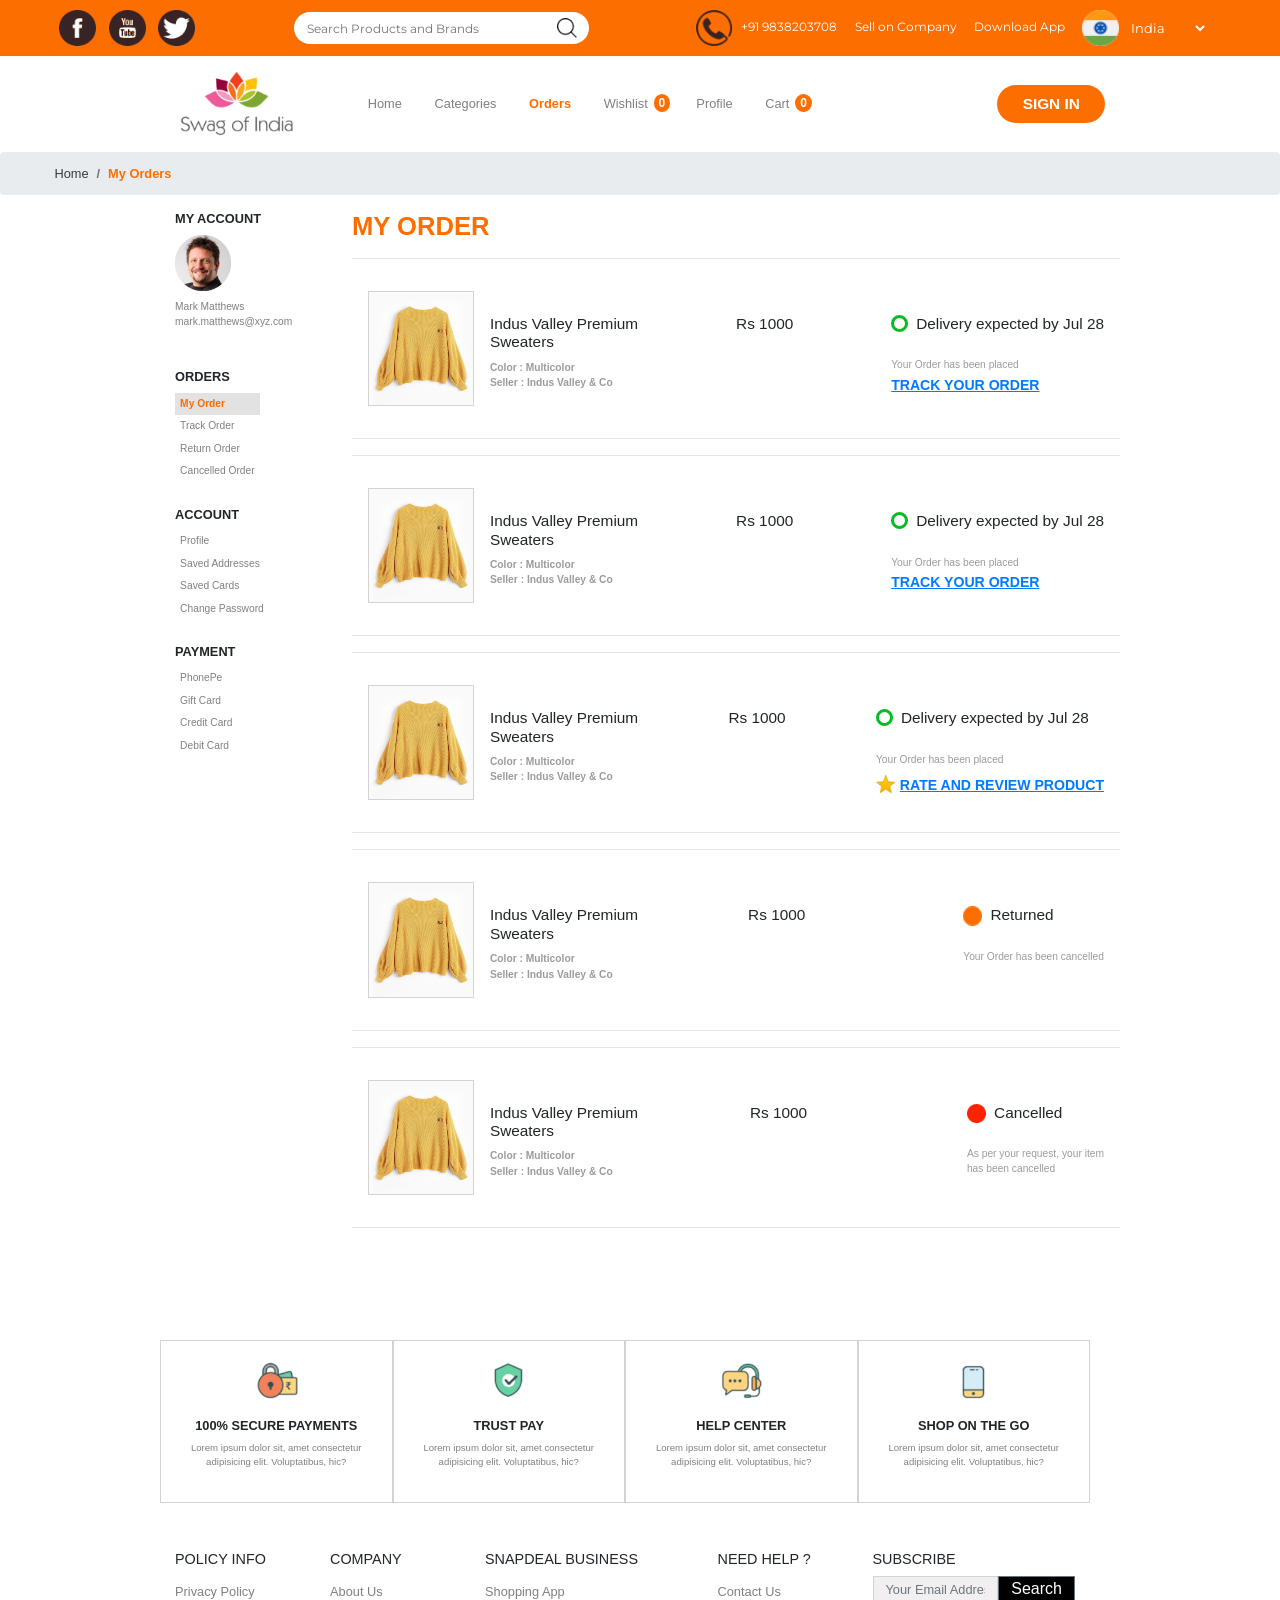
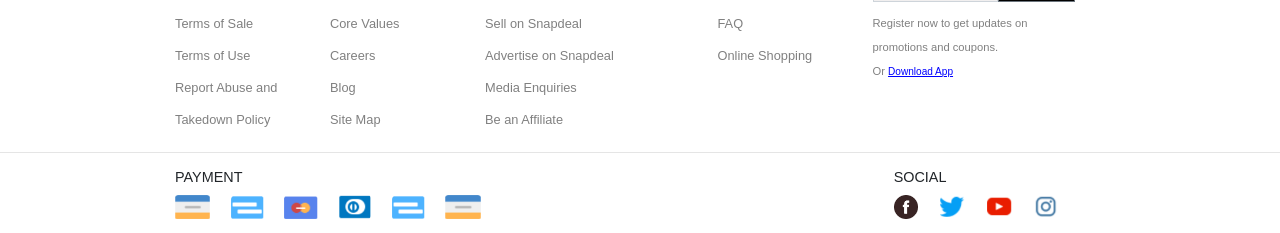
<file: my-order.html>
<!DOCTYPE html>
<html lang="en">

<head>
    <meta charset="UTF-8">
    <meta name="viewport" content="width=device-width, initial-scale=1.0">
    <title>Swag of India - My Order</title>
    <link rel="icon" type="image/png" href="Images/carts.png">
    <link rel="stylesheet" href="css/style.css">
    <link rel="stylesheet" href="https://cdn.jsdelivr.net/npm/bootstrap@4.6.0/dist/css/bootstrap.min.css"
    integrity="sha384-B0vP5xmATw1+K9KRQjQERJvTumQW0nPEzvF6L/Z6nronJ3oUOFUFpCjEUQouq2+l" crossorigin="anonymous">
    <link rel="stylesheet" href="https://cdn.jsdelivr.net/npm/bootstrap-icons@1.3.0/font/bootstrap-icons.css">
</head>

<body>
    <header>
        <!-- Start of Top Bar -->
        <div class="top-header" role='top header' id="back-to-top">
            <div class="social-img-holder" role='image holder'>
                <img src="Images/facebook.png" alt="facebook-icon" role='icon' aria-label='facebook icon'>
                <img src="Images/youtube.png" alt="youtube-icon" role='icon' aria-label='youtube icon'>
                <img src="Images/Twitter.png" alt="twitter-icon" role='icon' aria-label='twitter icon'>
            </div>
            <div class="search-box" role='search' id="search-box">
                <input type="search" name="searchbox" role="form" id="searchbox"
                    placeholder="Search Products and Brands" aria-labelledby="search-box">
                <img src="Images/magglass.png" alt="search-icon" role='icon' aria-label='magnifying glass icon'>
            </div>
            <div class="information-tab" role="info container">
                <img src="Images/call.png" id='call-icon' alt="call-icon" role='icon' aria-label='Phone icon'>
                <a id='ph-number' href="" role='link'>+91 9838203708</a>
                <a href="Seller-page.html" role='link'>Sell on Company</a>
                <a href="#" role='link'>Download App</a>
                <img src="Images/langicon.png" id="flag-icon" alt="lang-icon" role='icon' aria-label='language icon'>
                <form action="#" aria-label='form'>
                    <select name="lang-select" id="lang-select" aria-labelledby="select box">
                        <option value="India" role="option" aria-labelledby="Option1">India</option>
                        <option value="UK" role="option" aria-labelledby="Option1">UK</option>
                        <option value="Canada" role="option" aria-labelledby="Option2">Canada</option>
                        <option value="Germany" role="option" aria-labelledby="Option3">Germany</option>
                    </select>
                </form>
            </div>
        </div>
        <!-- End of Top Bar -->

        <!-- Start of Bottom Header -->
        <div class="bottom-header" id="bottom-head">
            <div class="sticky-bar-wrapper bg-white" id="sticky-section">
                <nav class="navbar navbar-expand-lg navbar-light bg-white" id="bottom-header-navbar">
                    <div class="container-fluid">
                        <a class="navbar-brand" href="index.html"><img id="logo_img" src="Images/logo.png" alt="logo" role="img"
                                aria-label=" website logo"></a>
                        <div class="input-group d-xl-none d-lg-none" id="search-box-container">
                            <input type="search" id="search-box-hidden" class="form-control"
                                placeholder="Search products and Brands" aria-label="search box"
                                aria-describedby="basic-addon1">
                            <span id="basic-addon1"><img src="Images/magglass.png" alt="search-icon" role="icon"
                                    aria-labelledby="magnifying glass icon"></span>
                        </div>
                        <button class="navbar-toggler" type="button" data-toggle="collapse"
                            data-target="#navbarTogglerDemo02" aria-controls="navbarTogglerDemo02" aria-expanded="false"
                            aria-label="Toggle navigation">
                            <span class="navbar-toggler-icon"></span>
                        </button>
                        <div class="collapse navbar-collapse" id="navbarTogglerDemo02">
                            <ul class="navbar-nav mr-auto mt-2 ml-xl-5 ml-lg-5 ml-md-0 mt-lg-0 text-center">
                                <li class="nav-item">
                                    <a class="nav-link" href="index.html">Home</a>
                                </li>
                                <li class="nav-item dropdown">
                                    <a class="nav-link drop-btn" href="Product-list.html">Categories</a>
                                    <div class="dropdown-content mt-2">
                                        <a href="Product-list.html">Men</a>
                                        <a href="Product-list.html">Women</a>
                                        <a href="Product-list.html">Ethnic</a>
                                      </div>
                                </li>
                                <li class="nav-item dropdown2">
                                    <a class="nav-link active drop-btn2" href="my-order.html">Orders</a>
                                    <div class="dropdown-content2 mt-2">
                                        <a href="my-order.html">My Orders</a>
                                        <a href="Track-order.html">Track Orders</a>
                                        <a href="Return-order.html">Return Orders</a>
                                      </div>
                                </li>
                                <li class="nav-item wishlist">
                                    <a class="nav-link" href="Wishlist.html">Wishlist</a>
                                    <span class="badge" id="wishlist-badge">0</span>
                                </li>
                                <li class="nav-item">
                                    <a class="nav-link ml-xl-3 ml-md-0" href="My-profile.html">Profile</a>
                                </li>
                                <li class="nav-item notification">
                                    <a class="nav-link" href="Cart-page.html">Cart</a>
                                    <span class="badge" id="cart-badge">0</span>
                                </li>
                            </ul>
                            <form class="form-inline my-2 my-lg-0 d-flex flex-column align-items-stretch justify-content-start">
                                <button class="btn btn-orange my-2 my-sm-0" id="signin" type="button" data-toggle="modal"
                                data-target="#exampleModalCenter" aria-labelledby='sign-in-btn'>SIGN IN</button>
                            </form>
                        </div>
                    </div>
                </nav>
            </div>
            <!-- LOGIN MODAL -->
            <div class="modal fade" id="exampleModalCenter" tabindex="-1" role="dialog"
                aria-label="exampleModalCenterTitle" aria-hidden="true">
                <div class="modal-dialog modal-dialog-centered" role="document">
                    <div class="modal-content">
                        <div class="modal-header d-flex flex-column align-items-center">
                            <button type="button" class="close" data-dismiss="modal" aria-label="Close">
                                <span aria-hidden="true">&times;</span>
                            </button>
                            <img src="Images/logo.png" alt="modal logo">
                        </div>
                        <div class="modal-body">
                            <!-- Addition of Tabs -->
                            <ul class="nav nav-tabs nav-justified" id="myTab" role="tablist">
                                <li class="nav-item">
                                    <a href="#login" id="tab1" class='nav-link active' style="border-color: white;" aria-controls="login"
                                        aria-selected='true' role="tab" tabindex=1 data-toggle='tab'>LOGIN</a>
                                </li>
                                <li class="nav-item">
                                    <a href="#create-account" id="tab2" class='nav-link' style="border-color: white;" aria-controls="create-account"
                                        aria-selected='false' role="tab" tabindex=0 data-toggle='tab'>CREATE ACCOUNT</a>
                                </li>
                            </ul>
                            <div class="tab-content mt-3" id="myTabContent">
                                <div class="tab-pane active" id="login" role="tabpanel" aria-labelledby="tab1"
                                    aria-hidden='false'>
                                    <!-- Addition of Form 1 -->
                                    <form class="d-flex flex-column">
                                        <div class="form-group">
                                            <label for="exampleInputEmail1">Email address <span
                                                    class='required'>*</span></label>
                                            <input type="email" class="form-control" id="exampleInputEmail1"
                                                role="email" placeholder="Enter email">
                                        </div>
                                        <div class="form-group">
                                            <label for="exampleInputPassword1">Password <span
                                                    class='required'>*</span></label>
                                            <div class="input-group d-flex flex-row">
                                                <input type="password" class="form-control" id="exampleInputPassword1"
                                                    placeholder="Password">
                                                <div class="input-group-append">
                                                    <div class="input-group-text">
                                                        <i class='bi bi-eye-fill ml-2'></i>
                                                    </div>
                                                </div>
                                            </div>
                                        </div>
                                        <button type="submit" class="btn btn-orange rounded-0">SIGN
                                            IN</button><br>
                                        <button type="submit" class="btn btn-default2 rounded-0">FORGOT YOUR
                                            PASSWORD?</button>
                                    </form>
                                </div>
                                <div class="tab-pane" id="create-account" role="tabpanel" aria-labelledby="tab2"
                                    aria-hidden='true'>
                                    <!-- Addition of Form 2 -->
                                    <form class="d-flex flex-column">
                                        <div class="form-group">
                                            <label for="exampleInputUsername2">Username <span
                                                    class='required'>*</span></label>
                                            <input type="text" class="form-control" id="exampleInputUsername2"
                                                role="username" placeholder="Enter Username">
                                        </div>
                                        <div class="form-group">
                                            <label for="exampleInputEmail2">Email address <span
                                                    class='required'>*</span></label>
                                            <input type="email" class="form-control" id="exampleInputEmail2"
                                                role="email" placeholder="Enter email">
                                        </div>
                                        <div class="form-group">
                                            <label for="exampleInputPassword2">Password <span
                                                    class='required'>*</span></label>
                                            <div class="input-group d-flex flex-row">
                                                <input type="password" class="form-control" id="exampleInputPassword2"
                                                    placeholder="Password">
                                                <div class="input-group-append">
                                                    <div class="input-group-text">
                                                        <i class='bi bi-eye-fill ml-2'></i>
                                                    </div>
                                                </div>
                                            </div>
                                        </div>
                                        <button type="submit"
                                            class="btn btn-default btn-hover btn-orange rounded-0">CREATE
                                            ACCOUNT</button><br>
                                    </form>
                                </div>
                            </div>
                        </div>
                        <!-- End of Tabs -->
                        <!-- Start of Modal Footer -->
                        <div class="modal-footer d-flex flex-column justify-items-center">
                            <span>Or Login With</span>
                            <div class="modal-social-btn">
                                <a class="btn text-white" style="background-color: #3b5998" href="#!"
                                    role="button"><span class="bi bi-facebook">FACEBOOK</span></a>
                                <a class="btn text-white" style="background-color: #55acee" href="#!"
                                    role="button"><span class="bi bi-twitter">TWITTER</span></a>
                                <a class="btn text-white" style="background-color: #dd4b39" href="#!"
                                    role="button"><span class="bi bi-google">GOOGLE</span></a>
                            </div>
                        </div>
                        <!-- Start of Modal Footer -->
                    </div>
                </div>
            </div>
            <!-- LOGIN MODAL -->
        </div>
    </header>
    <a class='back-to-top-btn float-right' id="scroll-btn" role='button' aria-label='back to top button'>
        <img src="Images/up-green.png" alt="goto top" role="icon" aria-label='back to top image'>
    </a>
    <!-- End of Bottom Header -->

    <!-- Start of my-profile page -->
    <nav aria-label="breadcrumb">
        <ol class="breadcrumb">
            <li class="breadcrumb-item"><a class="text-dark" href="index.html">Home</a></li>
            <li class="breadcrumb-item active" aria-current="page">My Orders</li>
        </ol>
    </nav>
    
    <div class="mega-container">
        <aside
            class='grid-column-1 container d-flex flex-lg-column align-items-lg-start justify-content-lg-start flex-md-column align-items-md-start float-lg-left'>
            <div class="profile mb-4 d-flex flex-column justify-content-center align-items-start">
                <h6 class="font-weight-bold my-account-heading">MY ACCOUNT</h6>
                <img src="Images/profile-head.png" alt="Profile picture">
                <p class='mb-0 mt-2'>Mark Matthews</p>
                <p>mark.matthews@xyz.com</p>
            </div>
            <div class="orders mb-4">
                <h6 class="font-weight-bold">ORDERS</h6>
                <div class="list-group border-0">
                    <a href="my-order.html" class="list-items list-item-active font-weight-bold">My Order</a>
                    <a href="Track-order.html" class="list-items">Track Order</a>
                    <a href="Return-order.html" class="list-items">Return Order</a>
                    <a href="Track-order.html" class="list-items">Cancelled Order</a>
                </div>
            </div>
            <div class="account mb-4">
                <h6 class="font-weight-bold">ACCOUNT</h6>
                <div class="list-group">
                    <a href="My-profile.html" class="list-items">Profile</a>
                    <a href="My-profile.html" class="list-items">Saved Addresses</a>
                    <a href="My-profile.html" class="list-items">Saved Cards</a>
                    <a href="My-profile.html" class="list-items">Change Password</a>
                </div>
            </div>
            <div class="payment mb-4">
                <h6 class="font-weight-bold">PAYMENT</h6>
                <div class="list-group">
                    <a href="#" class="list-items">PhonePe</a>
                    <a href="#" class="list-items">Gift Card</a>
                    <a href="#" class="list-items">Credit Card</a>
                    <a href="#" class="list-items">Debit Card</a>
                </div>
            </div>
        </aside>
        <main class='flex-container grid-column-2 mb-5'>
            <h3 class="font-weight-bold">MY ORDER</h3>
            <hr>
            <div class='pdt-container'>
                <img class='img-sweater' src="Images/product3.png" alt="Sweater Image">
                <div class="pdt-text mt-4">
                    <div class="text1">
                        <h6>Indus Valley Premium <br> Sweaters</h6>
                        <p class="mb-0 font-weight-bold">Color : Multicolor</p>
                        <p class="mb-0 font-weight-bold">Seller : Indus Valley & Co</p>
                    </div>
                    <div class="text2">
                        <h6>Rs 1000</h6>
                    </div>
                    <div class="text3">
                        <div class="title">
                            <img src="Images/green-disc.png" alt="green disc">
                            <h6 class="ml-2">Delivery expected by Jul 28</h6>
                        </div>
                        <p class="mb-0 mt-lg-3 mt-md-3 mt-sm-3 mt-xs-2">Your Order has been placed</p>
                        <a href="Track-order-details.html">TRACK YOUR ORDER</a>
                    </div>
                </div>
            </div>
            <hr>
            <hr>
            <div class='pdt-container'>
                <img class='img-sweater' src="Images/product3.png" alt="Sweater Image">
                <div class="pdt-text mt-4">
                    <div class="text1">
                        <h6>Indus Valley Premium <br> Sweaters</h6>
                        <p class="mb-0 font-weight-bold">Color : Multicolor</p>
                        <p class="mb-0 font-weight-bold">Seller : Indus Valley & Co</p>
                    </div>
                    <div class="text2">
                        <h6>Rs 1000</h6>
                    </div>
                    <div class="text3">
                        <div class="title">
                            <img src="Images/green-disc.png" alt="green disc">
                            <h6 class="ml-2">Delivery expected by Jul 28</h6>
                        </div>
                        <p class="mb-0 mt-lg-3 mt-md-3 mt-sm-3 mt-xs-2">Your Order has been placed</p>
                        <a href="Track-order-details.html">TRACK YOUR ORDER</a>
                    </div>
                </div>
            </div>
            <hr>
            <hr>
            <div class='pdt-container'>
                <img class='img-sweater' src="Images/product3.png" alt="Sweater Image">
                <div class="pdt-text mt-4">
                    <div class="text1">
                        <h6>Indus Valley Premium <br> Sweaters</h6>
                        <p class="mb-0 font-weight-bold">Color : Multicolor</p>
                        <p class="mb-0 font-weight-bold">Seller : Indus Valley & Co</p>
                    </div>
                    <div class="text2">
                        <h6>Rs 1000</h6>
                    </div>
                    <div class="text3">
                        <div class="title">
                            <img src="Images/green-disc.png" alt="green disc">
                            <h6 class="ml-2">Delivery expected by Jul 28</h6>
                        </div>
                        <p class="mb-2 mt-lg-3 mt-md-3 mt-sm-3 mt-xs-2">Your Order has been placed</p>
                        <div class="star-review d-flex flex-row align-items-start">
                            <img src="Images/star.png" alt="">
                            <a class='ml-1' href="Product-view.html">RATE AND REVIEW PRODUCT</a>
                        </div>
                    </div>
                </div>
            </div>
            <hr>
            <hr>
            <div class='pdt-container'>
                <img class='img-sweater' src="Images/product3.png" alt="Sweater Image">
                <div id="pdt-text-4" class="pdt-text mt-4">
                    <div class="text1">
                        <h6>Indus Valley Premium <br> Sweaters</h6>
                        <p class="mb-0 font-weight-bold">Color : Multicolor</p>
                        <p class="mb-0 font-weight-bold">Seller : Indus Valley & Co</p>
                    </div>
                    <div class="text2 mr-lg-5 mr-md-5 mr-sm-3">
                        <h6>Rs 1000</h6>
                    </div>
                    <div class="text3">
                        <div class="title">
                            <img src="Images/orange-dot.png" alt="green disc">
                            <h6 class="ml-2">Returned</h6>
                        </div>
                        <p class="mb-0 mt-lg-3 mt-md-3 mt-sm-3 mt-xs-2">Your Order has been cancelled</p>
                    </div>
                </div>
            </div>
            <hr>
            <hr>
            <div class='pdt-container'>
                <img class='img-sweater' src="Images/product3.png" alt="Sweater Image">
                <div id="pdt-text-5" class="pdt-text mt-4">
                    <div class="text1">
                        <h6>Indus Valley Premium <br> Sweaters</h6>
                        <p class="mb-0 font-weight-bold">Color : Multicolor</p>
                        <p class="mb-0 font-weight-bold">Seller : Indus Valley & Co</p>
                    </div>
                    <div class="text2 mr-lg-5 mr-md-5 mr-sm-3">
                        <h6>Rs 1000</h6>
                    </div>
                    <div class="text3">
                        <div class="title ">
                            <img src="Images/red-dot.png" alt="green disc">
                            <h6 class="ml-2">Cancelled</h6>
                        </div>
                        <p class="mb-0 mt-lg-3 mt-md-3 mt-sm-3 mt-xs-2">As per your request, your item <br> has been cancelled</p>
                    </div>
                </div>
            </div>
            <hr>
        </main>
    </div>
    





    <!-- Start of Payment and Help -->

    <section class='payment-help mt-5' aria-label='payments and help section'>
        <div class="container-fluid w-75">
            <div class="row">
                <div class="col col-xl-3 col-lg-3 col-md-6 col-sm-12 d-flex flex-column align-items-center justify-content-center text-center">
                    <img src="Images/secure-pay.png" alt="securepay" role="img" aria-label='secure pay image'>
                    <h2>100% SECURE PAYMENTS</h2>
                    <p>Lorem ipsum dolor sit, amet consectetur adipisicing elit. Voluptatibus, hic?</p>
                </div>
                <div class="col col-xl-3 col-lg-3 col-md-6 col-sm-12 d-flex flex-column align-items-center justify-content-center text-center">
                    <img src="Images/trust-pay.png" alt="trustpay" role="img" aria-label='trust pay image'>
                    <h2>TRUST PAY</h2>
                    <p>Lorem ipsum dolor sit, amet consectetur adipisicing elit. Voluptatibus, hic?</p>
                </div>
                <div class="col col-xl-3 col-lg-3 col-md-6 col-sm-12 d-flex flex-column align-items-center justify-content-center text-center">
                    <img src="Images/help-center.png" alt="helpcenter" role="img" aria-label='help center image'>
                    <h2>HELP CENTER</h2>
                    <p>Lorem ipsum dolor sit, amet consectetur adipisicing elit. Voluptatibus, hic?</p>
                </div>
                <div class="col col-xl-3 col-lg-3 col-md-6 col-sm-12 d-flex flex-column align-items-center justify-content-center text-center">
                    <img src="Images/shop-on-go.png" alt="shopongo" role="img" aria-label='shop on go image'>
                    <h2>SHOP ON THE GO</h2>
                    <p>Lorem ipsum dolor sit, amet consectetur adipisicing elit. Voluptatibus, hic?</p>
                </div>
            </div>
        </div>
    </section>
    

    <!-- End of Payments and Help -->

    <!-- Start of Footer -->
    <footer class="mt-5">
        <div class="container-fluid w-75">
            <div class="row">
                <div
                    class="col col-xl-2 col-lg-3 col-md-3 col-sm-4 d-flex flex-column align-items-start justify-content-start">
                    <h3>POLICY INFO</h3>
                    <a href="#" role='link'>Privacy Policy</a>
                    <a href="#" role='link'>Terms of Sale</a>
                    <a href="#" role='link'>Terms of Use</a>
                    <a href="#" role='link'>Report Abuse and Takedown Policy</a>
                </div>
                <div class="col col-xl-2 col-lg-3 col-md-2 col-sm-3 d-flex flex-column align-items-start">
                    <h3>COMPANY</h3>
                    <a href="#" role='link'>About Us</a>
                    <a href="#" role='link'>Core Values</a>
                    <a href="#" role='link'>Careers</a>
                    <a href="#" role='link'>Blog</a>
                    <a href="#" role='link'>Site Map</a>
                </div>
                <div class="col col-xl-3 col-lg-3 col-md-4 col-sm-5 d-flex flex-column align-items-start">
                    <h3>SNAPDEAL BUSINESS</h3>
                    <a href="#" role='link'>Shopping App</a>
                    <a href="#" role='link'>Sell on Snapdeal</a>
                    <a href="#" role='link'>Advertise on Snapdeal</a>
                    <a href="#" role='link'>Media Enquiries</a>
                    <a href="#" role='link'>Be an Affiliate</a>
                </div>
                <div
                    class="col col-xl-2 col-lg-3 col-md-3 col-sm-4 mt-md-0 mt-sm-5 d-flex flex-column align-items-start">
                    <h3>NEED HELP ?</h3>
                    <a href="#" role='link'>Contact Us</a>
                    <a href="FAQ.html" role='link'>FAQ</a>
                    <a href="#" role='link'>Online Shopping</a>
                </div>
                <div class="col col-xl-3 col-lg-5 col-md-6 col-sm-7 mt-xl-0 mt-lg-5 mt-md-5 mt-sm-5">
                    <h3>SUBSCRIBE</h3>
                    <div class="input-group mb-2 d-flex justify-content-center align-items-center">
                        <input type="text" class="form-control" placeholder="Your Email Address"
                            aria-label="Recipient's username" aria-describedby="button-addon2">
                        <button class="btn btn-outline-secondary d-flex align-items-center" type="button"
                            id="button-addon2">Search</button>
                    </div>
                    <small>Register now to get updates on promotions and coupons.<br> Or <a href="#">Download
                            App</a></small>
                </div>
            </div>
        </div>
        <hr>
        <div class="bottom-footer container-fluid w-75">
            <div class="row">
                <div class="col d-flex flex-row justify-content-between">
                    <div class="box-1">
                        <h3>PAYMENT</h3>
                        <div class="card-holder">
                            <img src="Images/card1.png" alt="card1" role="icon" aria-label='card image'>
                            <img src="Images/card2.png" alt="card2" role="icon" aria-label='card image'>
                            <img src="Images/card3.png" alt="card3" role="icon" aria-label='card image'>
                            <img src="Images/card4.png" alt="card4" role="icon" aria-label='card image'>
                            <img src="Images/card2.png" alt="cod" role="icon" aria-label='card image'>
                            <img src="Images/card1.png" alt="netbanking" role="icon" aria-label='card image'>
                        </div>
                    </div>
                    <div class="box-2">
                        <h3>SOCIAL</h3>
                        <div class="social-holder">
                            <img src="Images/facebook.png" alt="facebook" role="icon" aria-label='facebook icon'>
                            <img src="Images/tw-footer.png" alt="twitter" role="icon" aria-label='twitter icon'>
                            <img src="Images/yt-footer.png" alt="youtube" role="icon" aria-label='youtube icon'>
                            <img src="Images/ins-footer.png" alt="instagram" role="icon" aria-label='instagram icon'>
                        </div>
                    </div>
                </div>
            </div>
        </div>
    </footer>
    <script src="Javascript/index.js"></script>
    <script src="https://code.jquery.com/jquery-3.5.1.slim.min.js"
        integrity="sha384-DfXdz2htPH0lsSSs5nCTpuj/zy4C+OGpamoFVy38MVBnE+IbbVYUew+OrCXaRkfj" crossorigin="anonymous">
    </script>
    <script src="https://cdn.jsdelivr.net/npm/bootstrap@4.6.0/dist/js/bootstrap.bundle.min.js"
        integrity="sha384-Piv4xVNRyMGpqkS2by6br4gNJ7DXjqk09RmUpJ8jgGtD7zP9yug3goQfGII0yAns" crossorigin="anonymous">
    </script>
    <script>
        window.onload = function () {
            cart_num = JSON.parse(localStorage.getItem("Products_IDs")).length;
            document.querySelector('#cart-badge').innerHTML = cart_num;
            wishlist_num = JSON.parse(localStorage.getItem("Wishlist_IDs")).length;
            document.querySelector('#wishlist-badge').innerHTML = wishlist_num;
        }
    </script>
</body>

</html>
</file>
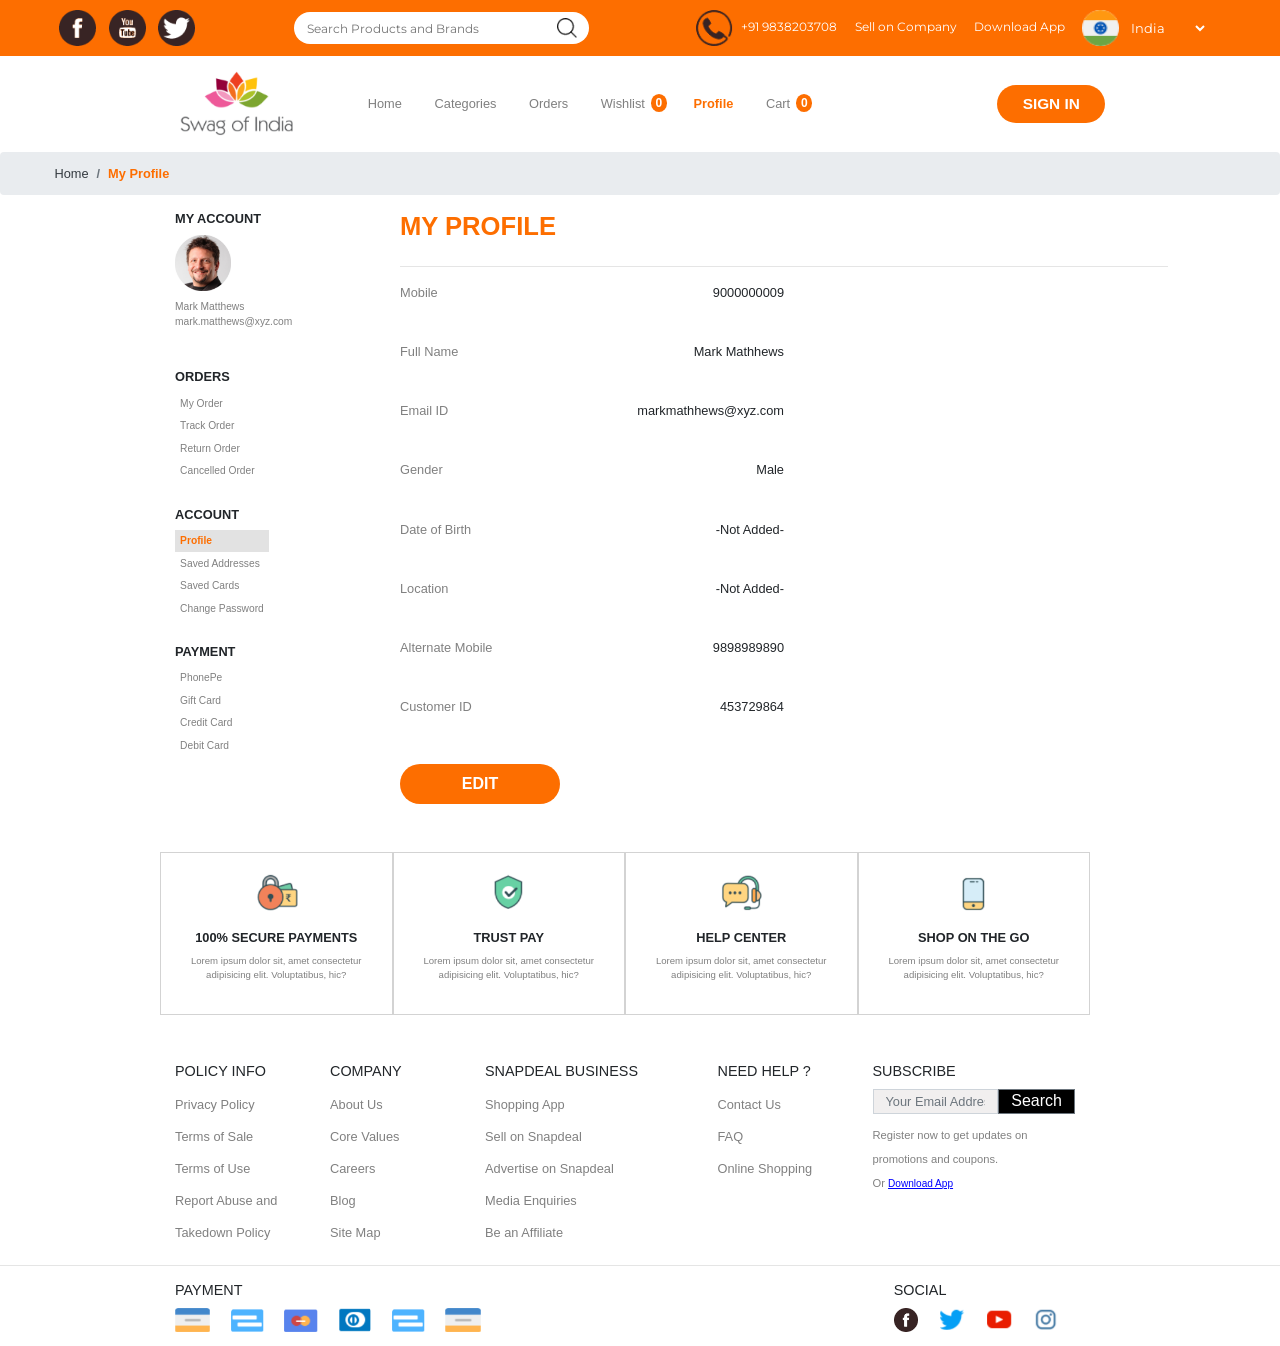
<file: My-profile.html>
<!DOCTYPE html>
<html lang="en">

<head>
    <meta charset="UTF-8">
    <meta name="viewport" content="width=device-width, initial-scale=1.0">
    <title>Swag of India - My Profile</title>
    <link rel="icon" type="image/png" href="Images/carts.png">
    <link rel="stylesheet" href="css/style.css">
    <link rel="stylesheet" href="https://cdn.jsdelivr.net/npm/bootstrap@4.6.0/dist/css/bootstrap.min.css"
    integrity="sha384-B0vP5xmATw1+K9KRQjQERJvTumQW0nPEzvF6L/Z6nronJ3oUOFUFpCjEUQouq2+l" crossorigin="anonymous">
    <link rel="stylesheet" href="https://cdn.jsdelivr.net/npm/bootstrap-icons@1.3.0/font/bootstrap-icons.css">
</head>

<body>
    <header>
        <!-- Start of Top Bar -->
        <div class="top-header" role='top header' id="back-to-top">
            <div class="social-img-holder" role='image holder'>
                <img src="Images/facebook.png" alt="facebook-icon" role='icon' aria-label='facebook icon'>
                <img src="Images/youtube.png" alt="youtube-icon" role='icon' aria-label='youtube icon'>
                <img src="Images/Twitter.png" alt="twitter-icon" role='icon' aria-label='twitter icon'>
            </div>
            <div class="search-box" role='search' id="search-box">
                <input type="search" name="searchbox" role="form" id="searchbox"
                    placeholder="Search Products and Brands" aria-labelledby="search-box">
                <img src="Images/magglass.png" alt="search-icon" role='icon' aria-label='magnifying glass icon'>
            </div>
            <div class="information-tab" role="info container">
                <img src="Images/call.png" id='call-icon' alt="call-icon" role='icon' aria-label='Phone icon'>
                <a id='ph-number' href="" role='link'>+91 9838203708</a>
                <a href="Seller-page.html" role='link'>Sell on Company</a>
                <a href="#" role='link'>Download App</a>
                <img src="Images/langicon.png" id="flag-icon" alt="lang-icon" role='icon' aria-label='language icon'>
                <form action="#" aria-label='form'>
                    <select name="lang-select" id="lang-select" aria-labelledby="select box">
                        <option value="India" role="option" aria-labelledby="Option1">India</option>
                        <option value="UK" role="option" aria-labelledby="Option1">UK</option>
                        <option value="Canada" role="option" aria-labelledby="Option2">Canada</option>
                        <option value="Germany" role="option" aria-labelledby="Option3">Germany</option>
                    </select>
                </form>
            </div>
        </div>
        <!-- End of Top Bar -->

        <!-- Start of Bottom Header -->
        <div class="bottom-header" id="bottom-head">
            <div class="sticky-bar-wrapper bg-white" id="sticky-section">
                <nav class="navbar navbar-expand-lg navbar-light bg-white" id="bottom-header-navbar">
                    <div class="container-fluid">
                        <a class="navbar-brand" href="index.html"><img id="logo_img" src="Images/logo.png" alt="logo" role="img"
                                aria-label=" website logo"></a>
                        <div class="input-group d-xl-none d-lg-none" id="search-box-container">
                            <input type="search" id="search-box-hidden" class="form-control"
                                placeholder="Search products and Brands" aria-label="search box"
                                aria-describedby="basic-addon1">
                            <span id="basic-addon1"><img src="Images/magglass.png" alt="search-icon" role="icon"
                                    aria-labelledby="magnifying glass icon"></span>
                        </div>
                        <button class="navbar-toggler" type="button" data-toggle="collapse"
                            data-target="#navbarTogglerDemo02" aria-controls="navbarTogglerDemo02" aria-expanded="false"
                            aria-label="Toggle navigation">
                            <span class="navbar-toggler-icon"></span>
                        </button>
                        <div class="collapse navbar-collapse" id="navbarTogglerDemo02">
                            <ul class="navbar-nav mr-auto mt-2 ml-xl-5 ml-lg-5 ml-md-0 mt-lg-0 text-center">
                                <li class="nav-item">
                                    <a class="nav-link" href="index.html">Home</a>
                                </li>
                                <li class="nav-item dropdown">
                                    <a class="nav-link drop-btn" href="Product-list.html">Categories</a>
                                    <div class="dropdown-content mt-2">
                                        <a href="Product-list.html">Men</a>
                                        <a href="Product-list.html">Women</a>
                                        <a href="Product-list.html">Ethnic</a>
                                      </div>
                                </li>
                                <li class="nav-item dropdown2">
                                    <a class="nav-link drop-btn2" href="my-order.html">Orders</a>
                                    <div class="dropdown-content2 mt-2">
                                        <a href="my-order.html">My Orders</a>
                                        <a href="Track-order.html">Track Orders</a>
                                        <a href="Return-order.html">Return Orders</a>
                                      </div>
                                </li>
                                <li class="nav-item wishlist">
                                    <a class="nav-link" href="Wishlist.html">Wishlist</a>
                                    <span class="badge" id="wishlist-badge">0</span>
                                </li>
                                <li class="nav-item">
                                    <a class="nav-link active ml-xl-3 ml-md-0" href="My-profile.html">Profile</a>
                                </li>
                                <li class="nav-item notification">
                                    <a class="nav-link" href="Cart-page.html">Cart</a>
                                    <span class="badge" id="cart-badge">0</span>
                                </li>
                            </ul>
                            <form class="form-inline my-2 my-lg-0 d-flex flex-column align-items-stretch justify-content-start">
                                <button class="btn btn-orange my-2 my-sm-0" id="signin" type="button" data-toggle="modal"
                                data-target="#exampleModalCenter" aria-labelledby='sign-in-btn'>SIGN IN</button>
                            </form>
                        </div>
                    </div>
                </nav>
            </div>
            <!-- LOGIN MODAL -->
            <div class="modal fade" id="exampleModalCenter" tabindex="-1" role="dialog"
                aria-label="exampleModalCenterTitle" aria-hidden="true">
                <div class="modal-dialog modal-dialog-centered" role="document">
                    <div class="modal-content">
                        <div class="modal-header d-flex flex-column align-items-center">
                            <button type="button" class="close" data-dismiss="modal" aria-label="Close">
                                <span aria-hidden="true">&times;</span>
                            </button>
                            <img src="Images/logo.png" alt="modal logo">
                        </div>
                        <div class="modal-body">
                            <!-- Addition of Tabs -->
                            <ul class="nav nav-tabs nav-justified" id="myTab" role="tablist">
                                <li class="nav-item">
                                    <a href="#login" id="tab1" class='nav-link active' style="border-color: white;" aria-controls="login"
                                        aria-selected='true' role="tab" tabindex=1 data-toggle='tab'>LOGIN</a>
                                </li>
                                <li class="nav-item">
                                    <a href="#create-account" id="tab2" class='nav-link' style="border-color: white;" aria-controls="create-account"
                                        aria-selected='false' role="tab" tabindex=0 data-toggle='tab'>CREATE ACCOUNT</a>
                                </li>
                            </ul>
                            <div class="tab-content mt-3" id="myTabContent">
                                <div class="tab-pane active" id="login" role="tabpanel" aria-labelledby="tab1"
                                    aria-hidden='false'>
                                    <!-- Addition of Form 1 -->
                                    <form class="d-flex flex-column">
                                        <div class="form-group">
                                            <label for="exampleInputEmail1">Email address <span
                                                    class='required'>*</span></label>
                                            <input type="email" class="form-control" id="exampleInputEmail1"
                                                role="email" placeholder="Enter email">
                                        </div>
                                        <div class="form-group">
                                            <label for="exampleInputPassword1">Password <span
                                                    class='required'>*</span></label>
                                            <div class="input-group d-flex flex-row">
                                                <input type="password" class="form-control" id="exampleInputPassword1"
                                                    placeholder="Password">
                                                <div class="input-group-append">
                                                    <div class="input-group-text">
                                                        <i class='bi bi-eye-fill ml-2'></i>
                                                    </div>
                                                </div>
                                            </div>
                                        </div>
                                        <button type="submit" class="btn btn-orange rounded-0">SIGN
                                            IN</button><br>
                                        <button type="submit" class="btn btn-default2 rounded-0">FORGOT YOUR
                                            PASSWORD?</button>
                                    </form>
                                </div>
                                <div class="tab-pane" id="create-account" role="tabpanel" aria-labelledby="tab2"
                                    aria-hidden='true'>
                                    <!-- Addition of Form 2 -->
                                    <form class="d-flex flex-column">
                                        <div class="form-group">
                                            <label for="exampleInputUsername2">Username <span
                                                    class='required'>*</span></label>
                                            <input type="text" class="form-control" id="exampleInputUsername2"
                                                role="username" placeholder="Enter Username">
                                        </div>
                                        <div class="form-group">
                                            <label for="exampleInputEmail2">Email address <span
                                                    class='required'>*</span></label>
                                            <input type="email" class="form-control" id="exampleInputEmail2"
                                                role="email" placeholder="Enter email">
                                        </div>
                                        <div class="form-group">
                                            <label for="exampleInputPassword2">Password <span
                                                    class='required'>*</span></label>
                                            <div class="input-group d-flex flex-row">
                                                <input type="password" class="form-control" id="exampleInputPassword2"
                                                    placeholder="Password">
                                                <div class="input-group-append">
                                                    <div class="input-group-text">
                                                        <i class='bi bi-eye-fill ml-2'></i>
                                                    </div>
                                                </div>
                                            </div>
                                        </div>
                                        <button type="submit"
                                            class="btn btn-default btn-hover btn-orange rounded-0">CREATE
                                            ACCOUNT</button><br>
                                    </form>
                                </div>
                            </div>
                        </div>
                        <!-- End of Tabs -->
                        <!-- Start of Modal Footer -->
                        <div class="modal-footer d-flex flex-column justify-items-center">
                            <span>Or Login With</span>
                            <div class="modal-social-btn">
                                <a class="btn text-white" style="background-color: #3b5998" href="#!"
                                    role="button"><span class="bi bi-facebook">FACEBOOK</span></a>
                                <a class="btn text-white" style="background-color: #55acee" href="#!"
                                    role="button"><span class="bi bi-twitter">TWITTER</span></a>
                                <a class="btn text-white" style="background-color: #dd4b39" href="#!"
                                    role="button"><span class="bi bi-google">GOOGLE</span></a>
                            </div>
                        </div>
                        <!-- Start of Modal Footer -->
                    </div>
                </div>
            </div>
            <!-- LOGIN MODAL -->
        </div>
    </header>
    <a class='back-to-top-btn float-right' id="scroll-btn" role='button' aria-label='back to top button'>
        <img src="Images/up-green.png" alt="goto top" role="icon" aria-label='back to top image'>
    </a>
    <!-- End of Bottom Header -->

    <!-- Start of my-profile page -->

    <nav aria-label="breadcrumb">
        <ol class="breadcrumb">
            <li class="breadcrumb-item"><a class="text-dark" href="index.html">Home</a></li>
            <li class="breadcrumb-item active" aria-current="page">My Profile</li>
        </ol>
    </nav>

    <section class="my-profile">
        <div class="mega-container">
            <aside
            class='grid-column-1 container d-flex flex-lg-column align-items-lg-start justify-content-lg-start flex-md-column align-items-md-start float-lg-left'>
            <div class="profile mb-4 d-flex flex-column justify-content-center align-items-start">
                <h6 class="font-weight-bold my-account-heading">MY ACCOUNT</h6>
                <img src="Images/profile-head.png" alt="Profile picture">
                <p class='mb-0 mt-2'>Mark Matthews</p>
                <p>mark.matthews@xyz.com</p>
            </div>
            <div class="orders mb-4">
                <h6 class="font-weight-bold">ORDERS</h6>
                <div class="list-group border-0">
                    <a href="my-order.html" class="list-items">My Order</a>
                    <a href="Track-order.html" class="list-items">Track Order</a>
                    <a href="Return-order.html" class="list-items">Return Order</a>
                    <a href="Track-order.html" class="list-items">Cancelled Order</a>
                </div>
            </div>
            <div class="account mb-4">
                <h6 class="font-weight-bold">ACCOUNT</h6>
                <div class="list-group">
                    <a href="My-profile.html" class="list-items list-item-active font-weight-bold">Profile</a>
                    <a href="My-profile.html" class="list-items">Saved Addresses</a>
                    <a href="My-profile.html" class="list-items">Saved Cards</a>
                    <a href="My-profile.html" class="list-items">Change Password</a>
                </div>
            </div>
            <div class="payment mb-4">
                <h6 class="font-weight-bold">PAYMENT</h6>
                <div class="list-group">
                    <a href="#" class="list-items">PhonePe</a>
                    <a href="#" class="list-items">Gift Card</a>
                    <a href="#" class="list-items">Credit Card</a>
                    <a href="#" class="list-items">Debit Card</a>
                </div>
            </div>
        </aside>
            <main class='flex-container grid-column-2 d-flex flex-column ml-xl-5 ml-lg-5 ml-md-5 ml-sm-0'>
                <h3 class="font-weight-bold">MY PROFILE</h3>
                <hr>
                <div id="profile-info">
                </div>
                <button type="button" id="edit-profile-btn" onclick="location.href ='Edit-profile.html';" class="edit-button btn" aria-label='edit button'>EDIT</button>
            </main>
        </div>
    </section>


    <!-- Start of Payment and Help -->

    <section class='payment-help mt-5' aria-label='payments and help section'>
        <div class="container-fluid w-75">
            <div class="row">
                <div class="col col-xl-3 col-lg-3 col-md-6 col-sm-12 d-flex flex-column align-items-center justify-content-center text-center">
                    <img src="Images/secure-pay.png" alt="securepay" role="img" aria-label='secure pay image'>
                    <h2>100% SECURE PAYMENTS</h2>
                    <p>Lorem ipsum dolor sit, amet consectetur adipisicing elit. Voluptatibus, hic?</p>
                </div>
                <div class="col col-xl-3 col-lg-3 col-md-6 col-sm-12 d-flex flex-column align-items-center justify-content-center text-center">
                    <img src="Images/trust-pay.png" alt="trustpay" role="img" aria-label='trust pay image'>
                    <h2>TRUST PAY</h2>
                    <p>Lorem ipsum dolor sit, amet consectetur adipisicing elit. Voluptatibus, hic?</p>
                </div>
                <div class="col col-xl-3 col-lg-3 col-md-6 col-sm-12 d-flex flex-column align-items-center justify-content-center text-center">
                    <img src="Images/help-center.png" alt="helpcenter" role="img" aria-label='help center image'>
                    <h2>HELP CENTER</h2>
                    <p>Lorem ipsum dolor sit, amet consectetur adipisicing elit. Voluptatibus, hic?</p>
                </div>
                <div class="col col-xl-3 col-lg-3 col-md-6 col-sm-12 d-flex flex-column align-items-center justify-content-center text-center">
                    <img src="Images/shop-on-go.png" alt="shopongo" role="img" aria-label='shop on go image'>
                    <h2>SHOP ON THE GO</h2>
                    <p>Lorem ipsum dolor sit, amet consectetur adipisicing elit. Voluptatibus, hic?</p>
                </div>
            </div>
        </div>
    </section>


    <!-- End of Payments and Help -->

    <!-- Start of Footer -->
    <footer class="mt-5">
        <div class="container-fluid w-75">
            <div class="row">
                <div
                    class="col col-xl-2 col-lg-3 col-md-3 col-sm-4 d-flex flex-column align-items-start justify-content-start">
                    <h3>POLICY INFO</h3>
                    <a href="#" role='link'>Privacy Policy</a>
                    <a href="#" role='link'>Terms of Sale</a>
                    <a href="#" role='link'>Terms of Use</a>
                    <a href="#" role='link'>Report Abuse and Takedown Policy</a>
                </div>
                <div class="col col-xl-2 col-lg-3 col-md-2 col-sm-3 d-flex flex-column align-items-start">
                    <h3>COMPANY</h3>
                    <a href="#" role='link'>About Us</a>
                    <a href="#" role='link'>Core Values</a>
                    <a href="#" role='link'>Careers</a>
                    <a href="#" role='link'>Blog</a>
                    <a href="#" role='link'>Site Map</a>
                </div>
                <div class="col col-xl-3 col-lg-3 col-md-4 col-sm-5 d-flex flex-column align-items-start">
                    <h3>SNAPDEAL BUSINESS</h3>
                    <a href="#" role='link'>Shopping App</a>
                    <a href="#" role='link'>Sell on Snapdeal</a>
                    <a href="#" role='link'>Advertise on Snapdeal</a>
                    <a href="#" role='link'>Media Enquiries</a>
                    <a href="#" role='link'>Be an Affiliate</a>
                </div>
                <div
                    class="col col-xl-2 col-lg-3 col-md-3 col-sm-4 mt-md-0 mt-sm-5 d-flex flex-column align-items-start">
                    <h3>NEED HELP ?</h3>
                    <a href="#" role='link'>Contact Us</a>
                    <a href="FAQ.html" role='link'>FAQ</a>
                    <a href="#" role='link'>Online Shopping</a>
                </div>
                <div class="col col-xl-3 col-lg-5 col-md-6 col-sm-7 mt-xl-0 mt-lg-5 mt-md-5 mt-sm-5">
                    <h3>SUBSCRIBE</h3>
                    <div class="input-group mb-2 d-flex justify-content-center align-items-center">
                        <input type="text" class="form-control" placeholder="Your Email Address"
                            aria-label="Recipient's username" aria-describedby="button-addon2">
                        <button class="btn btn-outline-secondary d-flex align-items-center" type="button"
                            id="button-addon2">Search</button>
                    </div>
                    <small>Register now to get updates on promotions and coupons.<br> Or <a href="#">Download
                            App</a></small>
                </div>
            </div>
        </div>
        <hr>
        <div class="bottom-footer container-fluid w-75">
            <div class="row">
                <div class="col d-flex flex-row justify-content-between">
                    <div class="box-1">
                        <h3>PAYMENT</h3>
                        <div class="card-holder">
                            <img src="Images/card1.png" alt="card1" role="icon" aria-label='card image'>
                            <img src="Images/card2.png" alt="card2" role="icon" aria-label='card image'>
                            <img src="Images/card3.png" alt="card3" role="icon" aria-label='card image'>
                            <img src="Images/card4.png" alt="card4" role="icon" aria-label='card image'>
                            <img src="Images/card2.png" alt="cod" role="icon" aria-label='card image'>
                            <img src="Images/card1.png" alt="netbanking" role="icon" aria-label='card image'>
                        </div>
                    </div>
                    <div class="box-2">
                        <h3>SOCIAL</h3>
                        <div class="social-holder">
                            <img src="Images/facebook.png" alt="facebook" role="icon" aria-label='facebook icon'>
                            <img src="Images/tw-footer.png" alt="twitter" role="icon" aria-label='twitter icon'>
                            <img src="Images/yt-footer.png" alt="youtube" role="icon" aria-label='youtube icon'>
                            <img src="Images/ins-footer.png" alt="instagram" role="icon" aria-label='instagram icon'>
                        </div>
                    </div>
                </div>
            </div>
        </div>
    </footer>
    <script src="Javascript/index.js"></script>
    <script src="https://code.jquery.com/jquery-3.5.1.slim.min.js"
        integrity="sha384-DfXdz2htPH0lsSSs5nCTpuj/zy4C+OGpamoFVy38MVBnE+IbbVYUew+OrCXaRkfj" crossorigin="anonymous">
    </script>
    <script src="https://cdn.jsdelivr.net/npm/bootstrap@4.6.0/dist/js/bootstrap.bundle.min.js"
        integrity="sha384-Piv4xVNRyMGpqkS2by6br4gNJ7DXjqk09RmUpJ8jgGtD7zP9yug3goQfGII0yAns" crossorigin="anonymous">
    </script>
    <script>
        window.onload = function () {
            cart_num = JSON.parse(localStorage.getItem("Products_IDs")).length;
            document.querySelector('#cart-badge').innerHTML = cart_num;
            wishlist_num = JSON.parse(localStorage.getItem("Wishlist_IDs")).length;
            document.querySelector('#wishlist-badge').innerHTML = wishlist_num;
        }
        // parsing info from local storage for my profile page
        let returnedHTML = " ";
        returnedHTML += `<div class="flex-item flex-item-1 d-flex justify-content-between">
                <p class='key'>Mobile</p>
                <p class='value'>`
                if (localStorage.getItem('Mobile Number') == null){
                    returnedHTML += `${9000000009}`
                }
                else{
                    returnedHTML += `${localStorage.getItem('Mobile Number')}`
                }
            returnedHTML += `</p>
            </div>
            <br>
            <div class="flex-item flex-item-2 d-flex justify-content-between">
                <p class='key'>Full Name</p>
                <p class='value'>`
                if (localStorage.getItem('Full Name') == null){
                    returnedHTML += `${"Mark Mathhews"}`
                }
                else{
                    returnedHTML += `${localStorage.getItem('Full Name')}`
                }
            returnedHTML += `</p>
            </div>
            <br>
            <div class="flex-item flex-item-3 d-flex justify-content-between">
                <p class='key'>Email ID</p>
                <p class='value'>`
                if(localStorage.getItem('Email') == null){
                    returnedHTML += `${"markmathhews@xyz.com"}`
                }
                else{
                    returnedHTML += `${localStorage.getItem('Email')}`
                }
            returnedHTML += `</p>
            </div>
            <br>
            <div class="flex-item flex-item-4 d-flex justify-content-between">
                <p class='key'>Gender</p>
                <p class='value'>`
                if(localStorage.getItem('Gender') == null){
                    returnedHTML += `${"Male"}`
                }
                else{
                    returnedHTML += `${localStorage.getItem('Gender')}`
                }
            returnedHTML += `</p>
            </div>
            <br>
            <div class="flex-item flex-item-5 d-flex justify-content-between">
                <p class='key'>Date of Birth</p>
                <p class='value'>`
                if(localStorage.getItem('Birthday') == null){
                    returnedHTML += `${"-Not Added-"}`
                }
                else{
                    returnedHTML += `${localStorage.getItem('Birthday')}`
                }
            returnedHTML += `</p>
            </div>
            <br>
            <div class="flex-item flex-item-6 d-flex justify-content-between">
                <p class='key'>Location</p>
                <p class='value'>`
                if(localStorage.getItem('Location') == null){
                    returnedHTML += `${"-Not Added-"}`
                }
                else{
                    returnedHTML += `${localStorage.getItem('Location')}`
                }
            returnedHTML += `</p>
            </div>
            <br>
            <div class="flex-item flex-item-7 d-flex justify-content-between">
                <p class='key'>Alternate Mobile</p>
                <p class='value'>`
                if(localStorage.getItem('Alternate Mobile Number') == null){
                    returnedHTML += `${9898989890}`
                }
                else{
                    returnedHTML += `${localStorage.getItem('Alternate Mobile Number')}`
                }
            returnedHTML += `</p>
            </div>
            <br>
            <div class="flex-item flex-item-8 d-flex justify-content-between">
                <p class='key'>Customer ID</p>
                <p class='value'>453729864</p>
            </div>`
        document.getElementById('profile-info').innerHTML += returnedHTML;         
    </script>
</body>
</html>
</file>
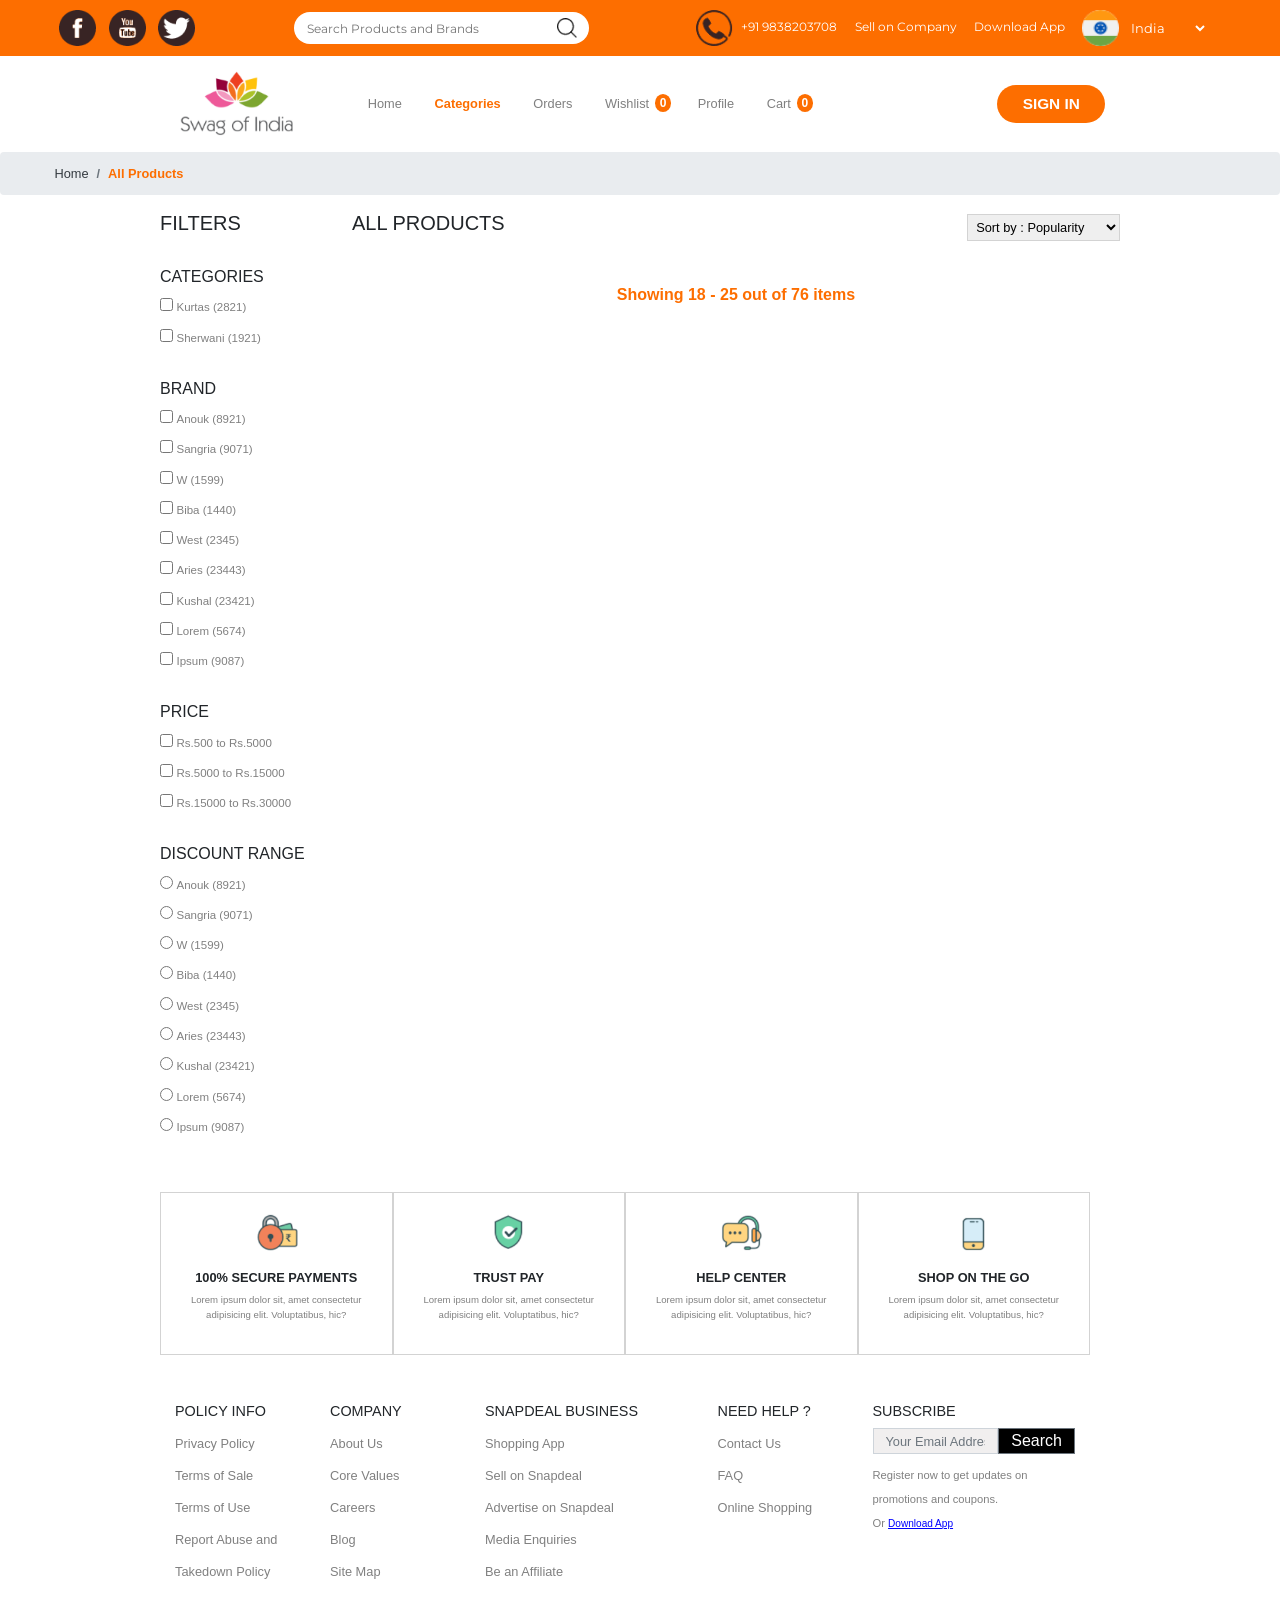
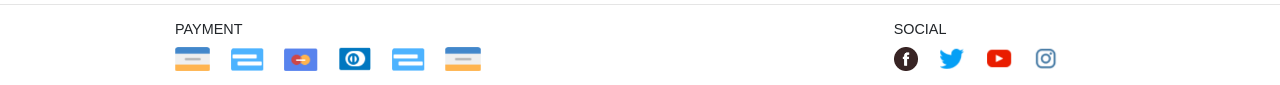
<file: Product-list.html>
<!DOCTYPE html>
<html lang="en">

<head>
    <meta charset="UTF-8">
    <meta name="viewport" content="width=device-width, initial-scale=1.0">
    <title>Swag of India - Product List </title>
    <link rel="icon" type="image/png" href="Images/carts.png">
    <link rel="stylesheet" href="css/style.css">
    <link rel="stylesheet" href="https://cdn.jsdelivr.net/npm/bootstrap@4.6.0/dist/css/bootstrap.min.css"
        integrity="sha384-B0vP5xmATw1+K9KRQjQERJvTumQW0nPEzvF6L/Z6nronJ3oUOFUFpCjEUQouq2+l" crossorigin="anonymous">
    <link rel="stylesheet" href="https://cdn.jsdelivr.net/npm/bootstrap-icons@1.3.0/font/bootstrap-icons.css">
</head>

<body>
    <header>
        <!-- Start of Top Bar -->
        <div class="top-header" role='top header' id="back-to-top">
            <div class="social-img-holder" role='image holder'>
                <img src="Images/facebook.png" alt="facebook-icon" role='icon' aria-label='facebook icon'>
                <img src="Images/youtube.png" alt="youtube-icon" role='icon' aria-label='youtube icon'>
                <img src="Images/Twitter.png" alt="twitter-icon" role='icon' aria-label='twitter icon'>
            </div>
            <div class="search-box" role='search' id="search-box">
                <input type="search" name="searchbox" role="form" id="searchbox"
                    placeholder="Search Products and Brands" aria-labelledby="search-box">
                <img src="Images/magglass.png" alt="search-icon" role='icon' aria-label='magnifying glass icon'>
            </div>
            <div class="information-tab" role="info container">
                <img src="Images/call.png" id='call-icon' alt="call-icon" role='icon' aria-label='Phone icon'>
                <a id='ph-number' href="" role='link'>+91 9838203708</a>
                <a href="Seller-page.html" role='link'>Sell on Company</a>
                <a href="#" role='link'>Download App</a>
                <img src="Images/langicon.png" id="flag-icon" alt="lang-icon" role='icon' aria-label='language icon'>
                <form action="#" aria-label='form'>
                    <select name="lang-select" id="lang-select" aria-labelledby="select box">
                        <option value="India" role="option" aria-labelledby="Option1">India</option>
                        <option value="UK" role="option" aria-labelledby="Option1">UK</option>
                        <option value="Canada" role="option" aria-labelledby="Option2">Canada</option>
                        <option value="Germany" role="option" aria-labelledby="Option3">Germany</option>
                    </select>
                </form>
            </div>
        </div>
        <!-- End of Top Bar -->

        <!-- Start of Bottom Header -->
        <div class="bottom-header" id="bottom-head">
            <div class="sticky-bar-wrapper bg-white" id="sticky-section">
                <nav class="navbar navbar-expand-lg navbar-light bg-white" id="bottom-header-navbar">
                    <div class="container-fluid">
                        <a class="navbar-brand" href="index.html"><img id="logo_img" src="Images/logo.png" alt="logo" role="img"
                                aria-label=" website logo"></a>
                        <div class="input-group d-xl-none d-lg-none" id="search-box-container">
                            <input type="search" id="search-box-hidden" class="form-control"
                                placeholder="Search products and Brands" aria-label="search box"
                                aria-describedby="basic-addon1">
                            <span id="basic-addon1"><img src="Images/magglass.png" alt="search-icon" role="icon"
                                    aria-labelledby="magnifying glass icon"></span>
                        </div>
                        <button class="navbar-toggler" type="button" data-toggle="collapse"
                            data-target="#navbarTogglerDemo02" aria-controls="navbarTogglerDemo02" aria-expanded="false"
                            aria-label="Toggle navigation">
                            <span class="navbar-toggler-icon"></span>
                        </button>
                        <div class="collapse navbar-collapse" id="navbarTogglerDemo02">
                            <ul class="navbar-nav mr-auto mt-2 ml-xl-5 ml-lg-5 ml-md-0 mt-lg-0 text-center">
                                <li class="nav-item">
                                    <a class="nav-link" href="index.html">Home</a>
                                </li>
                                <li class="nav-item dropdown">
                                    <a class="nav-link active drop-btn" href="Product-list.html">Categories</a>
                                    <div class="dropdown-content mt-2">
                                        <a href="Product-list.html">Men</a>
                                        <a href="Product-list.html">Women</a>
                                        <a href="Product-list.html">Ethnic</a>
                                      </div>
                                </li>
                                <li class="nav-item dropdown2">
                                    <a class="nav-link drop-btn2" href="my-order.html">Orders</a>
                                    <div class="dropdown-content2 mt-2">
                                        <a href="my-order.html">My Orders</a>
                                        <a href="Track-order.html">Track Orders</a>
                                        <a href="Return-order.html">Return Orders</a>
                                      </div>
                                </li>
                                <li class="nav-item wishlist">
                                    <a class="nav-link" href="Wishlist.html">Wishlist</a>
                                    <span class="badge" id="wishlist-badge">0</span>
                                </li>
                                <li class="nav-item">
                                    <a class="nav-link ml-xl-3 ml-md-0" href="My-profile.html">Profile</a>
                                </li>
                                <li class="nav-item notification">
                                    <a class="nav-link" href="Cart-page.html">Cart</a>
                                    <span class="badge" id="cart-badge">0</span>
                                </li>
                            </ul>
                            <form class="form-inline my-2 my-lg-0 d-flex flex-column align-items-stretch justify-content-start">
                                <button class="btn btn-orange my-2 my-sm-0" id="signin" type="button" data-toggle="modal"
                                data-target="#exampleModalCenter" aria-labelledby='sign-in-btn'>SIGN IN</button>
                            </form>
                        </div>
                    </div>
                </nav>
            </div>
            <!-- LOGIN MODAL -->
            <div class="modal fade" id="exampleModalCenter" tabindex="-1" role="dialog"
                aria-label="exampleModalCenterTitle" aria-hidden="true">
                <div class="modal-dialog modal-dialog-centered" role="document">
                    <div class="modal-content">
                        <div class="modal-header d-flex flex-column align-items-center">
                            <button type="button" class="close" data-dismiss="modal" aria-label="Close">
                                <span aria-hidden="true">&times;</span>
                            </button>
                            <img src="Images/logo.png" alt="modal logo">
                        </div>
                        <div class="modal-body">
                            <!-- Addition of Tabs -->
                            <ul class="nav nav-tabs nav-justified" id="myTab" role="tablist">
                                <li class="nav-item">
                                    <a href="#login" id="tab1" class='nav-link active' style="border-color: white;" aria-controls="login"
                                        aria-selected='true' role="tab" tabindex=1 data-toggle='tab'>LOGIN</a>
                                </li>
                                <li class="nav-item">
                                    <a href="#create-account" id="tab2" class='nav-link' style="border-color: white;" aria-controls="create-account"
                                        aria-selected='false' role="tab" tabindex=0 data-toggle='tab'>CREATE ACCOUNT</a>
                                </li>
                            </ul>
                            <div class="tab-content mt-3" id="myTabContent">
                                <div class="tab-pane active" id="login" role="tabpanel" aria-labelledby="tab1"
                                    aria-hidden='false'>
                                    <!-- Addition of Form 1 -->
                                    <form class="d-flex flex-column">
                                        <div class="form-group">
                                            <label for="exampleInputEmail1">Email address <span
                                                    class='required'>*</span></label>
                                            <input type="email" class="form-control" id="exampleInputEmail1"
                                                role="email" placeholder="Enter email">
                                        </div>
                                        <div class="form-group">
                                            <label for="exampleInputPassword1">Password <span
                                                    class='required'>*</span></label>
                                            <div class="input-group d-flex flex-row">
                                                <input type="password" class="form-control" id="exampleInputPassword1"
                                                    placeholder="Password">
                                                <div class="input-group-append">
                                                    <div class="input-group-text">
                                                        <i class='bi bi-eye-fill ml-2'></i>
                                                    </div>
                                                </div>
                                            </div>
                                        </div>
                                        <button type="submit" class="btn btn-orange rounded-0">SIGN
                                            IN</button><br>
                                        <button type="submit" class="btn btn-default2 rounded-0">FORGOT YOUR
                                            PASSWORD?</button>
                                    </form>
                                </div>
                                <div class="tab-pane" id="create-account" role="tabpanel" aria-labelledby="tab2"
                                    aria-hidden='true'>
                                    <!-- Addition of Form 2 -->
                                    <form class="d-flex flex-column">
                                        <div class="form-group">
                                            <label for="exampleInputUsername2">Username <span
                                                    class='required'>*</span></label>
                                            <input type="text" class="form-control" id="exampleInputUsername2"
                                                role="username" placeholder="Enter Username">
                                        </div>
                                        <div class="form-group">
                                            <label for="exampleInputEmail2">Email address <span
                                                    class='required'>*</span></label>
                                            <input type="email" class="form-control" id="exampleInputEmail2"
                                                role="email" placeholder="Enter email">
                                        </div>
                                        <div class="form-group">
                                            <label for="exampleInputPassword2">Password <span
                                                    class='required'>*</span></label>
                                            <div class="input-group d-flex flex-row">
                                                <input type="password" class="form-control" id="exampleInputPassword2"
                                                    placeholder="Password">
                                                <div class="input-group-append">
                                                    <div class="input-group-text">
                                                        <i class='bi bi-eye-fill ml-2'></i>
                                                    </div>
                                                </div>
                                            </div>
                                        </div>
                                        <button type="submit"
                                            class="btn btn-default btn-hover btn-orange rounded-0">CREATE
                                            ACCOUNT</button><br>
                                    </form>
                                </div>
                            </div>
                        </div>
                        <!-- End of Tabs -->
                        <!-- Start of Modal Footer -->
                        <div class="modal-footer d-flex flex-column justify-items-center">
                            <span>Or Login With</span>
                            <div class="modal-social-btn">
                                <a class="btn text-white" style="background-color: #3b5998" href="#!"
                                    role="button"><span class="bi bi-facebook">FACEBOOK</span></a>
                                <a class="btn text-white" style="background-color: #55acee" href="#!"
                                    role="button"><span class="bi bi-twitter">TWITTER</span></a>
                                <a class="btn text-white" style="background-color: #dd4b39" href="#!"
                                    role="button"><span class="bi bi-google">GOOGLE</span></a>
                            </div>
                        </div>
                        <!-- Start of Modal Footer -->
                    </div>
                </div>
            </div>
            <!-- LOGIN MODAL -->
        </div>
    </header>
    <a class='back-to-top-btn float-right' id="scroll-btn" role='button' aria-label='back to top button'>
        <img src="Images/up-green.png" alt="goto top" role="icon" aria-label='back to top image'>
    </a>
    <!-- End of Latest Products -->
    <nav aria-label="breadcrumb">
        <ol class="breadcrumb">
            <li class="breadcrumb-item"><a class='text-dark' href="index.html">Home</a></li>
            <li class="breadcrumb-item font-weight-bold active" aria-current="page">All Products</li>
        </ol>
    </nav>

    <div id="main">
        <aside class='left-main-container'>
            <h5>FILTERS</h5>
            <div class="categories mt-4">
                <h6>CATEGORIES</h6>
                <input type="checkbox" name="Anouk" id="clothing"><label for='clothing'>Kurtas  (2821)</label><br>  
                <input type="checkbox" name="Anouk" id="clothing"><label for='clothing'>Sherwani  (1921)</label>
            </div>
            <div class="brand mt-4">
                <h6>BRAND</h6>
                <input type="checkbox" name="Anouk" id="clothing"><label for='clothing'>Anouk (8921)</label><br>
                <input type="checkbox" name="Anouk" id="clothing"><label for='clothing'>Sangria (9071)</label><br>  
                <input type="checkbox" name="Anouk" id="clothing"><label for='clothing'>W (1599)</label><br>
                <input type="checkbox" name="Anouk" id="clothing"><label for='clothing'>Biba (1440)</label><br> 
                <input type="checkbox" name="Anouk" id="clothing"><label for='clothing'>West (2345)</label><br>    
                <input type="checkbox" name="Anouk" id="clothing"><label for='clothing'>Aries (23443)</label><br>    
                <input type="checkbox" name="Anouk" id="clothing"><label for='clothing'>Kushal (23421)</label><br>    
                <input type="checkbox" name="Anouk" id="clothing"><label for='clothing'>Lorem (5674)</label><br>   
                <input type="checkbox" name="Anouk" id="clothing"><label for='clothing'>Ipsum (9087)</label>
            </div>
            <div class="price mt-4">
                <h6>PRICE</h6>
                <input type="checkbox" name="Anouk" id="clothing"><label for='clothing'>Rs.500 to Rs.5000</label><br>  
                <input type="checkbox" name="Anouk" id="clothing"><label for='clothing'>Rs.5000 to Rs.15000</label><br>  
                <input type="checkbox" name="Anouk" id="clothing"><label for='clothing'>Rs.15000 to Rs.30000</label><br> 
            </div>
            <div class="discount mt-4">
                <h6>DISCOUNT RANGE</h6>
                <input type="radio" name="Anouk" id="clothing"><label for='clothing'>Anouk (8921)</label><br> 
                <input type="radio" name="Anouk" id="clothing"><label for='clothing'>Sangria  (9071)</label><br>  
                <input type="radio" name="Anouk" id="clothing"><label for='clothing'>W  (1599)</label><br>  
                <input type="radio" name="Anouk" id="clothing"><label for='clothing'>Biba  (1440)</label><br>  
                <input type="radio" name="Anouk" id="clothing"><label for='clothing'>West  (2345)</label><br>  
                <input type="radio" name="Anouk" id="clothing"><label for='clothing'>Aries  (23443)</label><br>  
                <input type="radio" name="Anouk" id="clothing"><label for='clothing'>Kushal  (23421)</label><br>  
                <input type="radio" name="Anouk" id="clothing"><label for='clothing'>Lorem  (5674)</label><br>  
                <input type="radio" name="Anouk" id="clothing"><label for='clothing'>Ipsum  (9087)</label><br>  
            </div>
        </aside>
        <main class='right-main-container'>
            <div class="top-box d-flex flex-lg-row flex-md-row flex-sm-column justify-content-lg-between justify-content-md-between align-items-sm-center justify-content-sm-center">
                <h5>ALL PRODUCTS</h5>
                <select name="popular" id="pop-items">
                    <optgroup>
                        <option value="Popularity">Sort by : Popularity</option>
                        <option value="Price">Sort by : Price</option>
                        <option value="Discount">Sort by : Discount</option>
                    </optgroup>
                </select>
            </div>
            <br>
            <div class="container-fluid">
                <div class="row" id="productListArea">
                </div>
                <p class="offer text-center mt-3 mb-5">Showing 18 - 25 out of 76 items</p>
                <div class="row" id="productListArea2">
                </div>
            </div>
        </main>
    </div>

    <!-- Start of Payment and Help -->
    <section class='payment-help mt-5' aria-label='payments and help section'>
        <div class="container-fluid w-75">
            <div class="row">
                <div
                    class="col col-xl-3 col-lg-3 col-md-6 col-sm-12 d-flex flex-column align-items-center justify-content-center text-center">
                    <img src="Images/secure-pay.png" alt="securepay" role="img" aria-label='secure pay image'>
                    <h2>100% SECURE PAYMENTS</h2>
                    <p>Lorem ipsum dolor sit, amet consectetur adipisicing elit. Voluptatibus, hic?</p>
                </div>
                <div
                    class="col col-xl-3 col-lg-3 col-md-6 col-sm-12 d-flex flex-column align-items-center justify-content-center text-center">
                    <img src="Images/trust-pay.png" alt="trustpay" role="img" aria-label='trust pay image'>
                    <h2>TRUST PAY</h2>
                    <p>Lorem ipsum dolor sit, amet consectetur adipisicing elit. Voluptatibus, hic?</p>
                </div>
                <div
                    class="col col-xl-3 col-lg-3 col-md-6 col-sm-12 d-flex flex-column align-items-center justify-content-center text-center">
                    <img src="Images/help-center.png" alt="helpcenter" role="img" aria-label='help center image'>
                    <h2>HELP CENTER</h2>
                    <p>Lorem ipsum dolor sit, amet consectetur adipisicing elit. Voluptatibus, hic?</p>
                </div>
                <div
                    class="col col-xl-3 col-lg-3 col-md-6 col-sm-12 d-flex flex-column align-items-center justify-content-center text-center">
                    <img src="Images/shop-on-go.png" alt="shopongo" role="img" aria-label='shop on go image'>
                    <h2>SHOP ON THE GO</h2>
                    <p>Lorem ipsum dolor sit, amet consectetur adipisicing elit. Voluptatibus, hic?</p>
                </div>
            </div>
        </div>
    </section>

    <!-- End of Payments and Help -->

    <!-- Start of Footer -->
    <footer class="mt-5">
        <div class="container-fluid w-75">
            <div class="row">
                <div
                    class="col col-xl-2 col-lg-3 col-md-3 col-sm-4 d-flex flex-column align-items-start justify-content-start">
                    <h3>POLICY INFO</h3>
                    <a href="#" role='link'>Privacy Policy</a>
                    <a href="#" role='link'>Terms of Sale</a>
                    <a href="#" role='link'>Terms of Use</a>
                    <a href="#" role='link'>Report Abuse and Takedown Policy</a>
                </div>
                <div class="col col-xl-2 col-lg-3 col-md-2 col-sm-3 d-flex flex-column align-items-start">
                    <h3>COMPANY</h3>
                    <a href="#" role='link'>About Us</a>
                    <a href="#" role='link'>Core Values</a>
                    <a href="#" role='link'>Careers</a>
                    <a href="#" role='link'>Blog</a>
                    <a href="#" role='link'>Site Map</a>
                </div>
                <div class="col col-xl-3 col-lg-3 col-md-4 col-sm-5 d-flex flex-column align-items-start">
                    <h3>SNAPDEAL BUSINESS</h3>
                    <a href="#" role='link'>Shopping App</a>
                    <a href="#" role='link'>Sell on Snapdeal</a>
                    <a href="#" role='link'>Advertise on Snapdeal</a>
                    <a href="#" role='link'>Media Enquiries</a>
                    <a href="#" role='link'>Be an Affiliate</a>
                </div>
                <div
                    class="col col-xl-2 col-lg-3 col-md-3 col-sm-4 mt-md-0 mt-sm-5 d-flex flex-column align-items-start">
                    <h3>NEED HELP ?</h3>
                    <a href="#" role='link'>Contact Us</a>
                    <a href="FAQ.html" role='link'>FAQ</a>
                    <a href="#" role='link'>Online Shopping</a>
                </div>
                <div class="col col-xl-3 col-lg-5 col-md-6 col-sm-7 mt-xl-0 mt-lg-5 mt-md-5 mt-sm-5">
                    <h3>SUBSCRIBE</h3>
                    <div class="input-group mb-2 d-flex justify-content-center align-items-center">
                        <input type="text" class="form-control" placeholder="Your Email Address"
                            aria-label="Recipient's username" aria-describedby="button-addon2">
                        <button class="btn btn-outline-secondary d-flex align-items-center" type="button"
                            id="button-addon2">Search</button>
                    </div>
                    <small>Register now to get updates on promotions and coupons.<br> Or <a href="#">Download
                            App</a></small>
                </div>
            </div>
        </div>
        <hr>
        <div class="bottom-footer container-fluid w-75">
            <div class="row">
                <div class="col d-flex flex-row justify-content-between">
                    <div class="box-1">
                        <h3>PAYMENT</h3>
                        <div class="card-holder">
                            <img src="Images/card1.png" alt="card1" role="icon" aria-label='card image'>
                            <img src="Images/card2.png" alt="card2" role="icon" aria-label='card image'>
                            <img src="Images/card3.png" alt="card3" role="icon" aria-label='card image'>
                            <img src="Images/card4.png" alt="card4" role="icon" aria-label='card image'>
                            <img src="Images/card2.png" alt="cod" role="icon" aria-label='card image'>
                            <img src="Images/card1.png" alt="netbanking" role="icon" aria-label='card image'>
                        </div>
                    </div>
                    <div class="box-2">
                        <h3>SOCIAL</h3>
                        <div class="social-holder">
                            <img src="Images/facebook.png" alt="facebook" role="icon" aria-label='facebook icon'>
                            <img src="Images/tw-footer.png" alt="twitter" role="icon" aria-label='twitter icon'>
                            <img src="Images/yt-footer.png" alt="youtube" role="icon" aria-label='youtube icon'>
                            <img src="Images/ins-footer.png" alt="instagram" role="icon" aria-label='instagram icon'>
                        </div>
                    </div>
                </div>
            </div>
        </div>
    </footer>
    <!-- End of Footer -->
    <script src="Javascript/index.js"></script>
    <script src="https://code.jquery.com/jquery-3.5.1.slim.min.js"
        integrity="sha384-DfXdz2htPH0lsSSs5nCTpuj/zy4C+OGpamoFVy38MVBnE+IbbVYUew+OrCXaRkfj" crossorigin="anonymous">
    </script>
    <script src="https://cdn.jsdelivr.net/npm/bootstrap@4.6.0/dist/js/bootstrap.bundle.min.js"
        integrity="sha384-Piv4xVNRyMGpqkS2by6br4gNJ7DXjqk09RmUpJ8jgGtD7zP9yug3goQfGII0yAns" crossorigin="anonymous">
    </script>
    <script>
        window.onload = function () {
            cart_num = JSON.parse(localStorage.getItem("Products_IDs")).length;
            document.querySelector('#cart-badge').innerHTML = cart_num;
            wishlist_num = JSON.parse(localStorage.getItem("Wishlist_IDs")).length;
            document.querySelector('#wishlist-badge').innerHTML = wishlist_num;
        }
    </script>
</body>
</html>
</file>
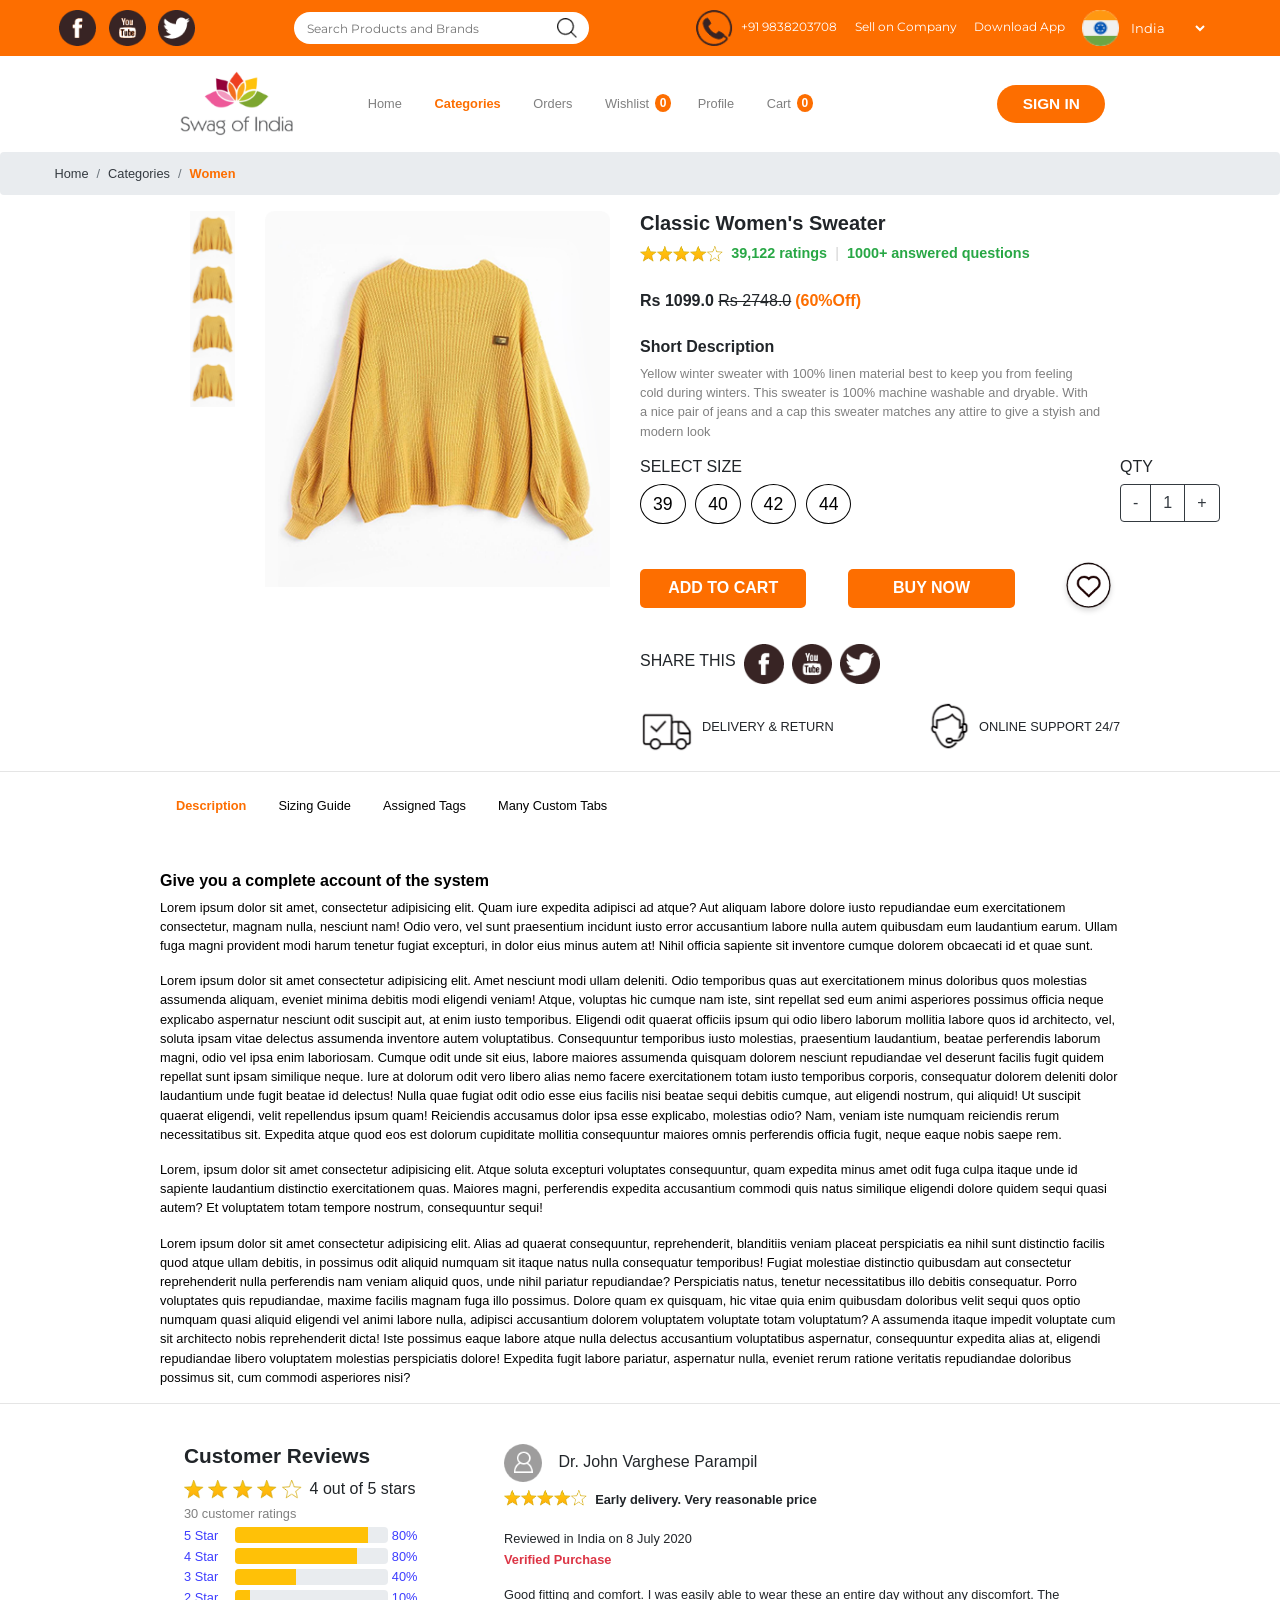
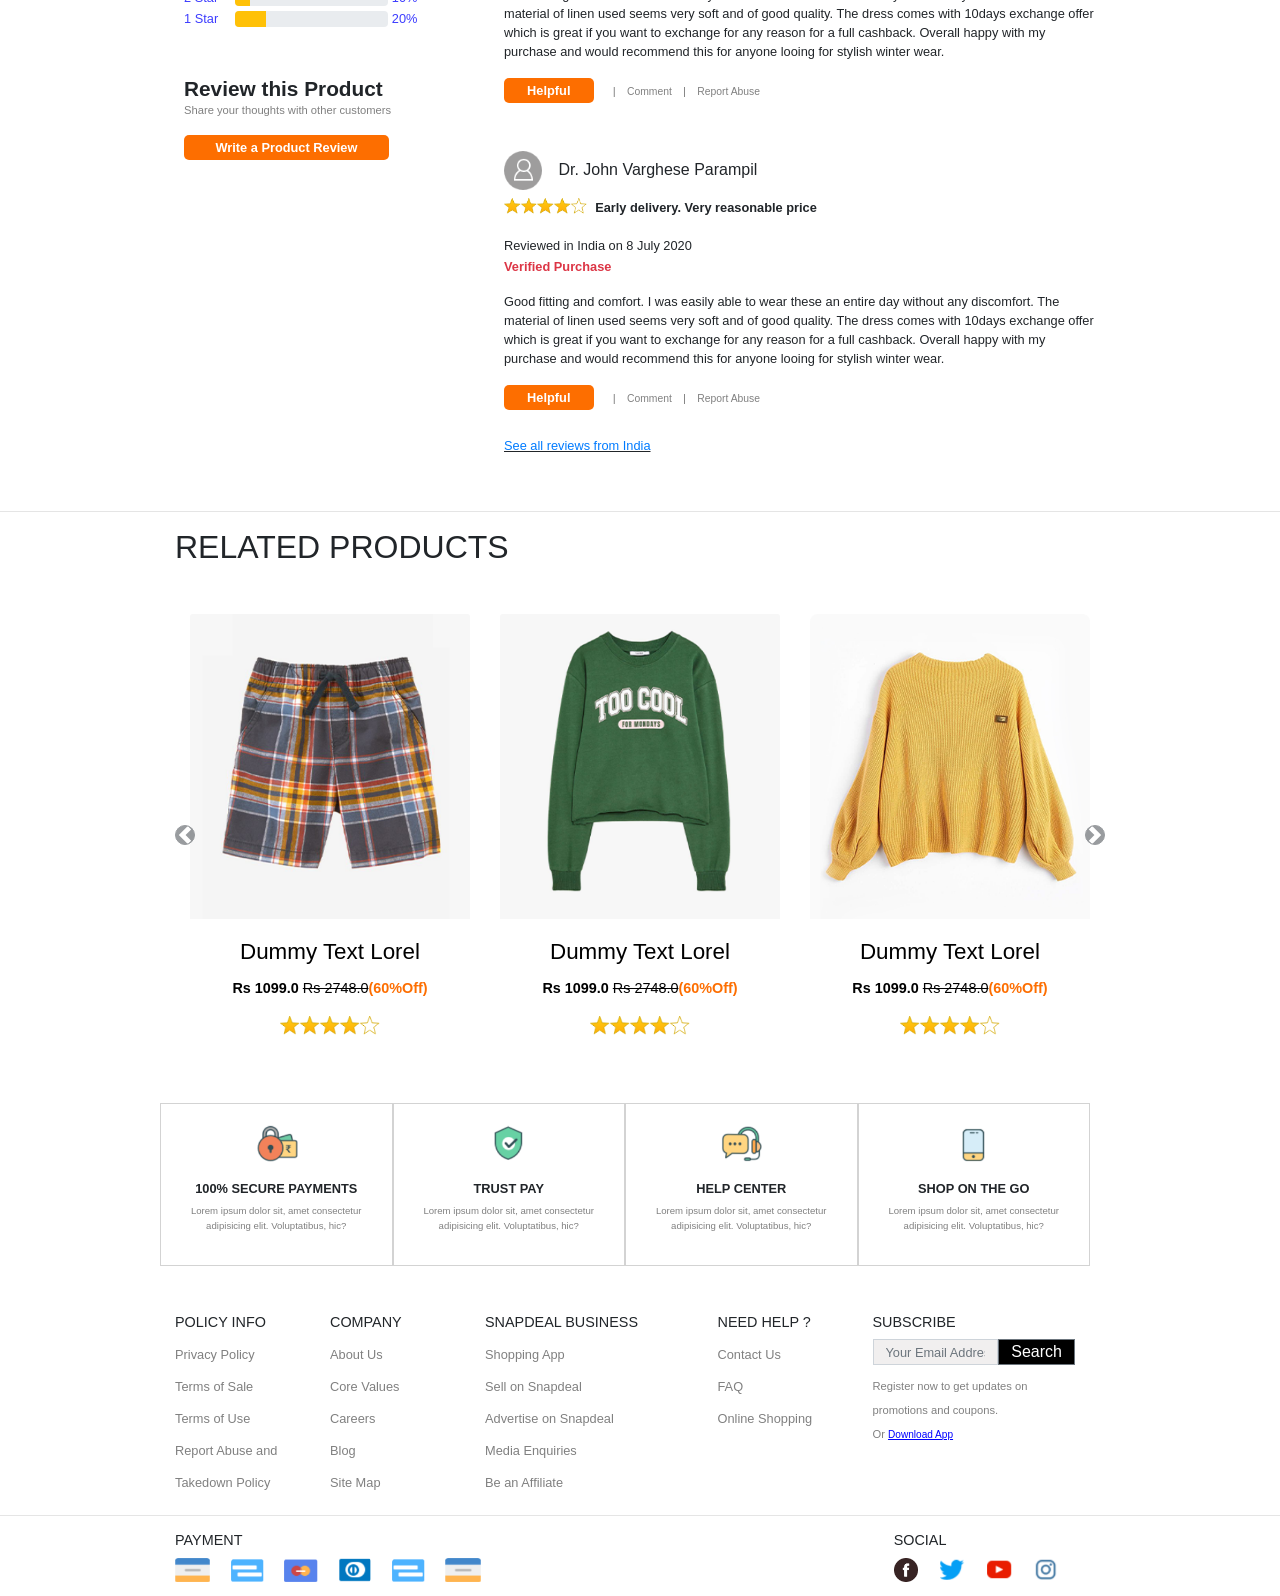
<file: Product-view.html>
<!DOCTYPE html>
<html lang="en">

<head>
    <meta charset="UTF-8">
    <meta name="viewport" content="width=device-width, initial-scale=1.0">
    <title>Swag of India - Product View</title>
    <link rel="icon" type="image/png" href="Images/carts.png">
    <link rel="stylesheet" href="css/style.css">
    <link rel="stylesheet" href="https://cdn.jsdelivr.net/npm/bootstrap@4.6.0/dist/css/bootstrap.min.css"
        integrity="sha384-B0vP5xmATw1+K9KRQjQERJvTumQW0nPEzvF6L/Z6nronJ3oUOFUFpCjEUQouq2+l" crossorigin="anonymous">
    <link rel="stylesheet" href="https://cdn.jsdelivr.net/npm/bootstrap-icons@1.3.0/font/bootstrap-icons.css">
</head>

<body>
    <header>
        <!-- Start of Top Bar -->
        <div class="top-header" role='top header' id="back-to-top">
            <div class="social-img-holder" role='image holder'>
                <img src="Images/facebook.png" alt="facebook-icon" role='icon' aria-label='facebook icon'>
                <img src="Images/youtube.png" alt="youtube-icon" role='icon' aria-label='youtube icon'>
                <img src="Images/Twitter.png" alt="twitter-icon" role='icon' aria-label='twitter icon'>
            </div>
            <div class="search-box" role='search' id="search-box">
                <input type="search" name="searchbox" role="form" id="searchbox"
                    placeholder="Search Products and Brands" aria-labelledby="search-box">
                <img src="Images/magglass.png" alt="search-icon" role='icon' aria-label='magnifying glass icon'>
            </div>
            <div class="information-tab" role="info container">
                <img src="Images/call.png" id='call-icon' alt="call-icon" role='icon' aria-label='Phone icon'>
                <a id='ph-number' href="" role='link'>+91 9838203708</a>
                <a href="Seller-page.html" role='link'>Sell on Company</a>
                <a href="#" role='link'>Download App</a>
                <img src="Images/langicon.png" id="flag-icon" alt="lang-icon" role='icon' aria-label='language icon'>
                <form action="#" aria-label='form'>
                    <select name="lang-select" id="lang-select" aria-labelledby="select box">
                        <option value="India" role="option" aria-labelledby="Option1">India</option>
                        <option value="UK" role="option" aria-labelledby="Option1">UK</option>
                        <option value="Canada" role="option" aria-labelledby="Option2">Canada</option>
                        <option value="Germany" role="option" aria-labelledby="Option3">Germany</option>
                    </select>
                </form>
            </div>
        </div>
        <!-- End of Top Bar -->

        <!-- Start of Bottom Header -->
        <div class="bottom-header" id="bottom-head">
            <div class="sticky-bar-wrapper bg-white" id="sticky-section">
                <nav class="navbar navbar-expand-lg navbar-light bg-white" id="bottom-header-navbar">
                    <div class="container-fluid">
                        <a class="navbar-brand" href="index.html"><img id="logo_img" src="Images/logo.png" alt="logo" role="img"
                                aria-label=" website logo"></a>
                        <div class="input-group d-xl-none d-lg-none" id="search-box-container">
                            <input type="search" id="search-box-hidden" class="form-control"
                                placeholder="Search products and Brands" aria-label="search box"
                                aria-describedby="basic-addon1">
                            <span id="basic-addon1"><img src="Images/magglass.png" alt="search-icon" role="icon"
                                    aria-labelledby="magnifying glass icon"></span>
                        </div>
                        <button class="navbar-toggler" type="button" data-toggle="collapse"
                            data-target="#navbarTogglerDemo02" aria-controls="navbarTogglerDemo02" aria-expanded="false"
                            aria-label="Toggle navigation">
                            <span class="navbar-toggler-icon"></span>
                        </button>
                        <div class="collapse navbar-collapse" id="navbarTogglerDemo02">
                            <ul class="navbar-nav mr-auto mt-2 ml-xl-5 ml-lg-5 ml-md-0 mt-lg-0 text-center">
                                <li class="nav-item">
                                    <a class="nav-link" href="index.html">Home</a>
                                </li>
                                <li class="nav-item dropdown">
                                    <a class="nav-link active drop-btn" href="#">Categories</a>
                                    <div class="dropdown-content mt-2">
                                        <a href="Product-list.html">Men</a>
                                        <a href="Product-list.html">Women</a>
                                        <a href="Product-list.html">Ethnic</a>
                                      </div>
                                </li>
                                <li class="nav-item dropdown2">
                                    <a class="nav-link drop-btn2" href="#">Orders</a>
                                    <div class="dropdown-content2 mt-2">
                                        <a href="my-order.html">My Orders</a>
                                        <a href="Track-order.html">Track Orders</a>
                                        <a href="Return-order.html">Return Orders</a>
                                      </div>
                                </li>
                                <li class="nav-item wishlist">
                                    <a class="nav-link" href="Wishlist.html">Wishlist</a>
                                    <span class="badge" id="wishlist-badge">0</span>
                                </li>
                                <li class="nav-item">
                                    <a class="nav-link ml-xl-3 ml-md-0" href="My-profile.html">Profile</a>
                                </li>
                                <li class="nav-item notification">
                                    <a class="nav-link" href="Cart-page.html">Cart</a>
                                    <span class="badge" id="cart-badge">0</span>
                                </li>
                            </ul>
                            <form class="form-inline my-2 my-lg-0 d-flex flex-column align-items-stretch justify-content-start">
                                <button class="btn btn-orange my-2 my-sm-0" id="signin" type="button" data-toggle="modal"
                                data-target="#exampleModalCenter" aria-labelledby='sign-in-btn'>SIGN IN</button>
                            </form>
                        </div>
                    </div>
                </nav>
            </div>
            <!-- LOGIN MODAL -->
            <div class="modal fade" id="exampleModalCenter" tabindex="-1" role="dialog"
                aria-label="exampleModalCenterTitle" aria-hidden="true">
                <div class="modal-dialog modal-dialog-centered" role="document">
                    <div class="modal-content">
                        <div class="modal-header d-flex flex-column align-items-center">
                            <button type="button" class="close" data-dismiss="modal" aria-label="Close">
                                <span aria-hidden="true">&times;</span>
                            </button>
                            <img src="Images/logo.png" alt="modal logo">
                        </div>
                        <div class="modal-body">
                            <!-- Addition of Tabs -->
                            <ul class="nav nav-tabs nav-justified" id="myTab" role="tablist">
                                <li class="nav-item">
                                    <a href="#login" id="tab1" class='nav-link active' style="border-color: white;" aria-controls="login"
                                        aria-selected='true' role="tab" tabindex=1 data-toggle='tab'>LOGIN</a>
                                </li>
                                <li class="nav-item">
                                    <a href="#create-account" id="tab2" class='nav-link' style="border-color: white;" aria-controls="create-account"
                                        aria-selected='false' role="tab" tabindex=0 data-toggle='tab'>CREATE ACCOUNT</a>
                                </li>
                            </ul>
                            <div class="tab-content mt-3" id="myTabContent">
                                <div class="tab-pane active" id="login" role="tabpanel" aria-labelledby="tab1"
                                    aria-hidden='false'>
                                    <!-- Addition of Form 1 -->
                                    <form class="d-flex flex-column">
                                        <div class="form-group">
                                            <label for="exampleInputEmail1">Email address <span
                                                    class='required'>*</span></label>
                                            <input type="email" class="form-control" id="exampleInputEmail1"
                                                role="email" placeholder="Enter email">
                                        </div>
                                        <div class="form-group">
                                            <label for="exampleInputPassword1">Password <span
                                                    class='required'>*</span></label>
                                            <div class="input-group d-flex flex-row">
                                                <input type="password" class="form-control" id="exampleInputPassword1"
                                                    placeholder="Password">
                                                <div class="input-group-append">
                                                    <div class="input-group-text">
                                                        <i class='bi bi-eye-fill ml-2'></i>
                                                    </div>
                                                </div>
                                            </div>
                                        </div>
                                        <button type="submit" class="btn btn-orange rounded-0">SIGN
                                            IN</button><br>
                                        <button type="submit" class="btn btn-default2 rounded-0">FORGOT YOUR
                                            PASSWORD?</button>
                                    </form>
                                </div>
                                <div class="tab-pane" id="create-account" role="tabpanel" aria-labelledby="tab2"
                                    aria-hidden='true'>
                                    <!-- Addition of Form 2 -->
                                    <form class="d-flex flex-column">
                                        <div class="form-group">
                                            <label for="exampleInputUsername2">Username <span
                                                    class='required'>*</span></label>
                                            <input type="text" class="form-control" id="exampleInputUsername2"
                                                role="username" placeholder="Enter Username">
                                        </div>
                                        <div class="form-group">
                                            <label for="exampleInputEmail2">Email address <span
                                                    class='required'>*</span></label>
                                            <input type="email" class="form-control" id="exampleInputEmail2"
                                                role="email" placeholder="Enter email">
                                        </div>
                                        <div class="form-group">
                                            <label for="exampleInputPassword2">Password <span
                                                    class='required'>*</span></label>
                                            <div class="input-group d-flex flex-row">
                                                <input type="password" class="form-control" id="exampleInputPassword2"
                                                    placeholder="Password">
                                                <div class="input-group-append">
                                                    <div class="input-group-text">
                                                        <i class='bi bi-eye-fill ml-2'></i>
                                                    </div>
                                                </div>
                                            </div>
                                        </div>
                                        <button type="submit"
                                            class="btn btn-default btn-hover btn-orange rounded-0">CREATE
                                            ACCOUNT</button><br>
                                    </form>
                                </div>
                            </div>
                        </div>
                        <!-- End of Tabs -->
                        <!-- Start of Modal Footer -->
                        <div class="modal-footer d-flex flex-column justify-items-center">
                            <span>Or Login With</span>
                            <div class="modal-social-btn">
                                <a class="btn text-white" style="background-color: #3b5998" href="#!"
                                    role="button"><span class="bi bi-facebook">FACEBOOK</span></a>
                                <a class="btn text-white" style="background-color: #55acee" href="#!"
                                    role="button"><span class="bi bi-twitter">TWITTER</span></a>
                                <a class="btn text-white" style="background-color: #dd4b39" href="#!"
                                    role="button"><span class="bi bi-google">GOOGLE</span></a>
                            </div>
                        </div>
                        <!-- Start of Modal Footer -->
                    </div>
                </div>
            </div>
            <!-- LOGIN MODAL -->
        </div>
    </header>
    <a class='back-to-top-btn float-right' id="scroll-btn" role='button' aria-label='back to top button'>
        <img src="Images/up-green.png" alt="goto top" role="icon" aria-label='back to top image'>
    </a>
    <!-- End of Latest Products -->

    <!-- Start of Product List page  -->
    <nav aria-label="breadcrumb">
        <ol class="breadcrumb">
            <li class="breadcrumb-item"><a class='text-dark' href="index.html">Home</a></li>
            <li class="breadcrumb-item font-weight-normal" aria-current="page"><a class='text-dark'
                    href="index.html">Categories</a></li>
            <li class="breadcrumb-item" aria-current="page"><a class='active' href="#">Women</a>
            </li>
        </ol>
    </nav>
    <!-- Image banner + desc -->
    <div class="main-container d-flex flex-lg-row align-items-lg-start justify-content-lg-center flex-md-column align-items-md-start justify-content-md-start flex-sm-column align-items-sm-center justify-content-sm-center">
        <div class="left-main-container container-fluid d-md-flex flex-md-column align-items-md-center d-sm-flex flex-sm-column align-items-sm-center justify-content-sm-center">
            <div class="row">
                <div class="img-col-1 col-lg-2 col-md-2 col-sm-2 col-xs-2">
                    <img src="Images/product3.png" alt="">
                    <img src="Images/product3.png" alt="">
                    <img src="Images/product3.png" alt="">
                    <img src="Images/product3.png" alt="">
                </div>
                <div class="img-col-2 col-lg-10 col-md-10 col-sm-10 col-xs-10">
                    <img src="Images/product3.png" alt="">
                </div>
            </div>
        </div>
        <div class="right-main-container">
            <h5 class="font-weight-bold">Classic Women's Sweater</h5>
            <div class="stars-group d-flex align-items-center mt-2" id="starsgroup">
                <img class="stars" src="Images/star.png" alt="star-rating" role="icon" aria-label='star rating'>
                <img class="stars" src="Images/star.png" alt="star-rating" role="icon" aria-label='star rating'>
                <img class="stars" src="Images/star.png" alt="star-rating" role="icon" aria-label='star rating'>
                <img class="stars" src="Images/star.png" alt="star-rating" role="icon" aria-label='star rating'>
                <img class="stars" src="Images/star-empty.png" alt="star-rating" role="icon" aria-label='star rating'>
                <span class="ml-2">
                    <p class='d-inline mr-2 text-success font-weight-bold'>39,122 ratings</p>|<p
                        class='d-inline ml-2 text-success font-weight-bold'>1000+ answered questions</p>
                </span>
            </div>
            <p class='pricing mt-4 mb-0'><strong>Rs 1099.0</strong> <del>Rs 2748.0</del><span
                    class="offer font-weight-bold ml-1">(60%Off)</span></p>
            <div class="description-text">
                <h6 class="font-weight-bold mt-4">Short Description</h6>
                <p>Yellow winter sweater with 100% linen material best to keep you from feeling <br>
                    cold during winters. This sweater is 100% machine washable and dryable. With <br> a
                    nice pair of jeans and a cap this sweater matches any attire to give a styish and <br>
                    modern look</p>
            </div>
            <div class="select-container d-flex flex-row justify-content-between">
                <div class="select-size">
                    <h6>SELECT SIZE</h6>
                    <div class="button-group">
                        <button type="button" class="btn btn-outline-dark">39</button>
                        <button type="button" class="btn btn-outline-dark">40</button>
                        <button type="button" class="btn btn-outline-dark">42</button>
                        <button type="button" class="btn btn-outline-dark">44</button>
                    </div>
                </div>
                <div class="select-quantity">
                    <h6>QTY</h6>
                    <div class="btn-group" role="group" aria-label="Basic outlined example">
                        <button type="button" class="btn btn-outline-primary border border-dark text-dark">-</button>
                        <button type="button" class="btn btn-outline-primary border border-dark text-dark">1</button>
                        <button type="button" class="btn btn-outline-primary border border-dark text-dark">+</button>
                    </div>
                </div>
            </div>
            <div class="buttons-collection d-flex justify-content-between align-items-center">
                <button type="button" class="shopping cart-button btn-default" aria-label='cart button'>ADD TO CART</button>
                <button type="button" class="buynow-button btn-default" aria-label='buy now button'>BUY NOW</button>
                <a href="#"><img src="Images/heart.png" alt="heart-button"></a>
            </div>
            <div class="share-on-social mt-4 d-flex justify-content-between align-items-center">
                <h6>SHARE THIS</h6>
                <img src="Images/facebook.png" alt="facebook-icon" role='icon' aria-label='facebook icon'>
                <img src="Images/youtube.png" alt="youtube-icon" role='icon' aria-label='youtube icon'>
                <img src="Images/Twitter.png" alt="twitter-icon" role='icon' aria-label='twitter icon'>
            </div>
            <div class="delivery-support mt-3 d-flex justify-content-between align-items-center">
                <div class="delivery">
                    <span><img class='mr-2' src="Images/delivery.png" alt="">DELIVERY & RETURN</span>
                </div>
                <div class="support">
                    <span><img class='mr-2' src="Images/support.png" alt="">ONLINE SUPPORT 24/7</span>
                </div>
            </div>
        </div>
    </div>
    <hr>
    <!-- Tabs -->
    <ul class="desc-tabs nav nav-tabs" id="myReviewTab" role="tablist">
        <li class="nav-item">
            <a href="#description" id="tab3" class='nav-link active' aria-controls="login" aria-selected='true'
                role="tab" tabindex=1 data-toggle='tab'>Description</a>
        </li>
        <li class="nav-item">
            <a href="#sizing" id="tab4" class='nav-link' aria-controls="create-account" aria-selected='false' role="tab"
                tabindex=0 data-toggle='tab'>Sizing Guide</a>
        </li>
        <li class="nav-item">
            <a href="#assigned" id="tab5" class='nav-link' aria-controls="create-account" aria-selected='false'
                role="tab" tabindex=0 data-toggle='tab'>Assigned Tags</a>
        </li>
        <li class="nav-item">
            <a href="#custom" id="tab6" class='nav-link' aria-controls="create-account" aria-selected='false' role="tab"
                tabindex=0 data-toggle='tab'>Many Custom Tabs</a>
        </li>
    </ul>
    <div class="desc-tabs-content tab-content" id="myReviewTabContent">
        <div class="tab-pane active" id="description" role="tabpanel" aria-labelledby="tab3" aria-hidden='false'>
            <h6 class='mt-5'>Give you a complete account of the system</h6>
            <p>Lorem ipsum dolor sit amet, consectetur adipisicing elit. Quam iure expedita adipisci ad atque? Aut
                aliquam labore dolore iusto repudiandae eum exercitationem consectetur, magnam nulla, nesciunt nam! Odio
                vero, vel sunt praesentium incidunt iusto error accusantium labore nulla autem quibusdam eum laudantium
                earum. Ullam fuga magni provident modi harum tenetur fugiat excepturi, in dolor eius minus autem at!
                Nihil officia sapiente sit inventore cumque dolorem obcaecati id et quae sunt.</p>
            <p>Lorem ipsum dolor sit amet consectetur adipisicing elit. Amet nesciunt modi ullam deleniti. Odio
                temporibus quas aut exercitationem minus doloribus quos molestias assumenda aliquam, eveniet minima
                debitis modi eligendi veniam! Atque, voluptas hic cumque nam iste, sint repellat sed eum animi
                asperiores possimus officia neque explicabo aspernatur nesciunt odit suscipit aut, at enim iusto
                temporibus. Eligendi odit quaerat officiis ipsum qui odio libero laborum mollitia labore quos id
                architecto, vel, soluta ipsam vitae delectus assumenda inventore autem voluptatibus. Consequuntur
                temporibus iusto molestias, praesentium laudantium, beatae perferendis laborum magni, odio vel ipsa enim
                laboriosam. Cumque odit unde sit eius, labore maiores assumenda quisquam dolorem nesciunt repudiandae
                vel deserunt facilis fugit quidem repellat sunt ipsam similique neque. Iure at dolorum odit vero libero
                alias nemo facere exercitationem totam iusto temporibus corporis, consequatur dolorem deleniti dolor
                laudantium unde fugit beatae id delectus! Nulla quae fugiat odit odio esse eius facilis nisi beatae
                sequi debitis cumque, aut eligendi nostrum, qui aliquid! Ut suscipit quaerat eligendi, velit repellendus
                ipsum quam! Reiciendis accusamus dolor ipsa esse explicabo, molestias odio? Nam, veniam iste numquam
                reiciendis rerum necessitatibus sit. Expedita atque quod eos est dolorum cupiditate mollitia
                consequuntur maiores omnis perferendis officia fugit, neque eaque nobis saepe rem.</p>
            <p>Lorem, ipsum dolor sit amet consectetur adipisicing elit. Atque soluta excepturi voluptates consequuntur,
                quam expedita minus amet odit fuga culpa itaque unde id sapiente laudantium distinctio exercitationem
                quas. Maiores magni, perferendis expedita accusantium commodi quis natus similique eligendi dolore
                quidem sequi quasi autem? Et voluptatem totam tempore nostrum, consequuntur sequi!</p>
            <p>Lorem ipsum dolor sit amet consectetur adipisicing elit. Alias ad quaerat consequuntur, reprehenderit,
                blanditiis veniam placeat perspiciatis ea nihil sunt distinctio facilis quod atque ullam debitis, in
                possimus odit aliquid numquam sit itaque natus nulla consequatur temporibus! Fugiat molestiae distinctio
                quibusdam aut consectetur reprehenderit nulla perferendis nam veniam aliquid quos, unde nihil pariatur
                repudiandae? Perspiciatis natus, tenetur necessitatibus illo debitis consequatur. Porro voluptates quis
                repudiandae, maxime facilis magnam fuga illo possimus. Dolore quam ex quisquam, hic vitae quia enim
                quibusdam doloribus velit sequi quos optio numquam quasi aliquid eligendi vel animi labore nulla,
                adipisci accusantium dolorem voluptatem voluptate totam voluptatum? A assumenda itaque impedit voluptate
                cum sit architecto nobis reprehenderit dicta! Iste possimus eaque labore atque nulla delectus
                accusantium voluptatibus aspernatur, consequuntur expedita alias at, eligendi repudiandae libero
                voluptatem molestias perspiciatis dolore! Expedita fugit labore pariatur, aspernatur nulla, eveniet
                rerum ratione veritatis repudiandae doloribus possimus sit, cum commodi asperiores nisi?</p>
        </div>
        <div class="tab-pane" id="sizing" role="tabpanel" aria-labelledby="tab4" aria-hidden='true'>
            <h6 class='mt-5'>Standard Sizing Guide</h6>
            <p>Lorem ipsum dolor sit amet, consectetur adipisicing elit. Quam iure expedita adipisci ad atque? Aut
                aliquam labore dolore iusto repudiandae eum exercitationem consectetur, magnam nulla, nesciunt nam! Odio
                vero, vel sunt praesentium incidunt iusto error accusantium labore nulla autem quibusdam eum laudantium
                earum. Ullam fuga magni provident modi harum tenetur fugiat excepturi, in dolor eius minus autem at!
                Nihil officia sapiente sit inventore cumque dolorem obcaecati id et quae sunt.</p>
            <p>Lorem ipsum dolor sit amet consectetur adipisicing elit. Amet nesciunt modi ullam deleniti. Odio
                temporibus quas aut exercitationem minus doloribus quos molestias assumenda aliquam, eveniet minima
                debitis modi eligendi veniam! Atque, voluptas hic cumque nam iste, sint repellat sed eum animi
                asperiores possimus officia neque explicabo aspernatur nesciunt odit suscipit aut, at enim iusto
                temporibus. Eligendi odit quaerat officiis ipsum qui odio libero laborum mollitia labore quos id
                architecto, vel, soluta ipsam vitae delectus assumenda inventore autem voluptatibus. Consequuntur
                temporibus iusto molestias, praesentium laudantium, beatae perferendis laborum magni, odio vel ipsa enim
                laboriosam. Cumque odit unde sit eius, labore maiores assumenda quisquam dolorem nesciunt repudiandae
                vel deserunt facilis fugit quidem repellat sunt ipsam similique neque. Iure at dolorum odit vero libero
                alias nemo facere exercitationem totam iusto temporibus corporis, consequatur dolorem deleniti dolor
                laudantium unde fugit beatae id delectus! Nulla quae fugiat odit odio esse eius facilis nisi beatae
                sequi debitis cumque, aut eligendi nostrum, qui aliquid! Ut suscipit quaerat eligendi, velit repellendus
                ipsum quam! Reiciendis accusamus dolor ipsa esse explicabo, molestias odio? Nam, veniam iste numquam
                reiciendis rerum necessitatibus sit. Expedita atque quod eos est dolorum cupiditate mollitia
                consequuntur maiores omnis perferendis officia fugit, neque eaque nobis saepe rem.</p>
        </div>
        <div class="tab-pane" id="assigned" role="tabpanel" aria-labelledby="tab5" aria-hidden='true'>
            <h6 class='mt-5'>Assigned Tab Information</h6>
            <p>Lorem ipsum dolor sit amet, consectetur adipisicing elit. Quam iure expedita adipisci ad atque? Aut
                aliquam labore dolore iusto repudiandae eum exercitationem consectetur, magnam nulla, nesciunt nam! Odio
                vero, vel sunt praesentium incidunt iusto error accusantium labore nulla autem quibusdam eum laudantium
                earum. Ullam fuga magni provident modi harum tenetur fugiat excepturi, in dolor eius minus autem at!
                Nihil officia sapiente sit inventore cumque dolorem obcaecati id et quae sunt.</p>
        </div>
        <div class="tab-pane" id="custom" role="tabpanel" aria-labelledby="tab6" aria-hidden='true'>
            <h6 class='mt-5'>Custom Tab Information</h6>
            <p>Lorem ipsum dolor sit amet, consectetur adipisicing elit. Quam iure expedita adipisci ad atque? Aut
                aliquam labore dolore iusto repudiandae eum exercitationem consectetur, magnam nulla, nesciunt nam! Odio
                vero, vel sunt praesentium incidunt iusto error accusantium labore nulla autem quibusdam eum laudantium
                earum. Ullam fuga magni provident modi harum tenetur fugiat excepturi, in dolor eius minus autem at!
                Nihil officia sapiente sit inventore cumque dolorem obcaecati id et quae sunt.</p>
            <p>Lorem ipsum dolor sit amet consectetur adipisicing elit. Amet nesciunt modi ullam deleniti. Odio
                temporibus quas aut exercitationem minus doloribus quos molestias assumenda aliquam, eveniet minima
                debitis modi eligendi veniam! Atque, voluptas hic cumque nam iste, sint repellat sed eum animi
                asperiores possimus officia neque explicabo aspernatur nesciunt odit suscipit aut, at enim iusto
                temporibus. Eligendi odit quaerat officiis ipsum qui odio libero laborum mollitia labore quos id
                architecto, vel, soluta ipsam vitae delectus assumenda inventore autem voluptatibus. Consequuntur
                temporibus iusto molestias, praesentium laudantium, beatae perferendis laborum magni, odio vel ipsa enim
                laboriosam. Cumque odit unde sit eius, labore maiores assumenda quisquam dolorem nesciunt repudiandae
                vel deserunt facilis fugit quidem repellat sunt ipsam similique neque. Iure at dolorum odit vero libero
                alias nemo facere exercitationem totam iusto temporibus corporis, consequatur dolorem deleniti dolor
                laudantium unde fugit beatae id delectus! Nulla quae fugiat odit odio esse eius facilis nisi beatae
                sequi debitis cumque, aut eligendi nostrum, qui aliquid! Ut suscipit quaerat eligendi, velit repellendus
                ipsum quam! Reiciendis accusamus dolor ipsa esse explicabo, molestias odio? Nam, veniam iste numquam
                reiciendis rerum necessitatibus sit. Expedita atque quod eos est dolorum cupiditate mollitia
                consequuntur maiores omnis perferendis officia fugit, neque eaque nobis saepe rem.</p>
            <p>Lorem ipsum dolor sit amet, consectetur adipisicing elit. Distinctio deleniti aspernatur molestiae
                deserunt nulla possimus. Aliquam mollitia amet possimus laborum distinctio dolorum totam? Magnam quidem
                non, rem est officiis quis excepturi eos illum assumenda vel repellat voluptate repudiandae esse qui
                animi maxime totam magni ullam cum placeat corporis ducimus omnis iste ipsum! Velit nihil esse laborum
                asperiores, beatae qui saepe, vitae aperiam debitis ullam eos placeat omnis labore obcaecati magnam
                quibusdam eligendi iure. Eligendi repellendus, error voluptates harum mollitia consequatur, quas debitis
                itaque laboriosam dolores laborum est. Reprehenderit repellendus quibusdam sequi itaque tempore, tempora
                earum quam nisi iusto explicabo maiores?</p>
        </div>
    </div>
    <!--End of Tabs -->
    <hr>
    <div class="review-container" id="review-box">
        <aside class="grid-container-1 p-4">
            <h6 class="font-weight-bold">Customer Reviews</h6>
            <div class="stars-holder d-flex flex-xl-row justify-content-xl-start align-items-xl-end flex-lg-row justify-content-lg-start align-items-lg-end flex-md-column align-items-md-start justify-content-md-center flex-sm-column align-items-sm-center ">
                <div class="stars-group mt-2">
                    <img class="stars" src="Images/star.png" alt="star-rating" role="icon" aria-label='star rating'>
                    <img class="stars" src="Images/star.png" alt="star-rating" role="icon" aria-label='star rating'>
                    <img class="stars" src="Images/star.png" alt="star-rating" role="icon" aria-label='star rating'>
                    <img class="stars" src="Images/star.png" alt="star-rating" role="icon" aria-label='star rating'>
                    <img class="stars" src="Images/star-empty.png" alt="star-rating" role="icon"
                        aria-label='star rating'>
                </div>
                <span class=" ml-lg-2 ml-md-0">4 out of 5 stars</span>
            </div>
            <small>30 customer ratings</small>
            <div class="progress-div">
                <span>5 Star</span>
                <div class="progress">
                    <div class="progress-bar bg-warning font-weight-bold" role="progressbar" style="width: 87%"
                        aria-valuenow="75" aria-valuemin="0" aria-valuemax="100"></div>
                </div>
                <span>80%</span>
            </div>
            <div class="progress-div">
                <span>4 Star</span>
                <div class="progress">
                    <div class="progress-bar bg-warning font-weight-bold" role="progressbar" style="width: 80%"
                        aria-valuenow="80" aria-valuemin="0" aria-valuemax="100"></div>
                </div>
                <span>80%</span>
            </div>
            <div class="progress-div">
                <span>3 Star</span>
                <div class="progress">
                    <div class="progress-bar bg-warning font-weight-bold" role="progressbar" style="width: 40%"
                        aria-valuenow="40" aria-valuemin="0" aria-valuemax="100"></div>
                </div>
                <span>40%</span>
            </div>
            <div class="progress-div">
                <span>2 Star</span>
                <div class="progress">
                    <div class="progress-bar bg-warning font-weight-bold" role="progressbar" style="width: 10%"
                        aria-valuenow="10" aria-valuemin="0" aria-valuemax="100"></div>
                </div>
                <span>10%</span>
            </div>
            <div class="progress-div">
                <span>1 Star</span>
                <div class="progress">
                    <div class="progress-bar bg-warning font-weight-bold" role="progressbar" style="width: 20%"
                        aria-valuenow="40" aria-valuemin="0" aria-valuemax="100"></div>
                </div>
                <span>20%</span>
            </div>
            <div class="write-review mt-5">
                <h6 class="font-weight-bold">Review this Product</h6>
                <p>Share your thoughts with other customers</p>
                <button type="button" class="review-button btn-default" aria-label='cart button'>Write a Product
                    Review</button>
            </div>
        </aside>
        <div class="grid-container-2 p-4">
            <div class="review review-1">
                <img src="Images/user-icon.png" alt="user image"><span class="ml-3">Dr. John Varghese Parampil</span>
                <div class="stars-group d-flex align-items-start mt-2 mb-0">
                    <img class="stars" src="Images/star.png" alt="star-rating" role="icon" aria-label='star rating'>
                    <img class="stars" src="Images/star.png" alt="star-rating" role="icon" aria-label='star rating'>
                    <img class="stars" src="Images/star.png" alt="star-rating" role="icon" aria-label='star rating'>
                    <img class="stars" src="Images/star.png" alt="star-rating" role="icon" aria-label='star rating'>
                    <img class="stars" src="Images/star-empty.png" alt="star-rating" role="icon"
                        aria-label='star rating'>
                    <span class="ml-2 font-weight-bold">Early delivery. Very reasonable price</p></span>
                </div>
                <small>Reviewed in India on 8 July 2020</small>
                <p class="verified text-danger font-weight-bold">Verified Purchase</p>
                <p class="product-desc">Good fitting and comfort. I was easily able to wear these an entire day without
                    any discomfort.
                    The material of linen used seems very soft and of good quality. The dress comes with 10days exchange
                    offer
                    which is great if you want to exchange for any reason for a full cashback. Overall happy with my
                    purchase
                    and would recommend this for anyone looing for stylish winter wear.
                </p>
                <div class="helpful-content">
                    <button type="button" class="review-button btn-default mr-3"
                        aria-label='cart button'>Helpful</button> | <span class="ml-2 mr-2"><a
                            href="#">Comment</a></span> | <span class="ml-2"><a href="#">Report Abuse</a></span>
                </div>
            </div>
            <div class="review review-2 mt-5">
                <img src="Images/user-icon.png" alt="user image"><span class="ml-3">Dr. John Varghese Parampil</span>
                <div class="stars-group d-flex align-items-start mt-2 mb-0">
                    <img class="stars" src="Images/star.png" alt="star-rating" role="icon" aria-label='star rating'>
                    <img class="stars" src="Images/star.png" alt="star-rating" role="icon" aria-label='star rating'>
                    <img class="stars" src="Images/star.png" alt="star-rating" role="icon" aria-label='star rating'>
                    <img class="stars" src="Images/star.png" alt="star-rating" role="icon" aria-label='star rating'>
                    <img class="stars" src="Images/star-empty.png" alt="star-rating" role="icon"
                        aria-label='star rating'>
                    <span class="ml-2 font-weight-bold">Early delivery. Very reasonable price</p></span>
                </div>
                <small>Reviewed in India on 8 July 2020</small>
                <p class="verified text-danger font-weight-bold">Verified Purchase</p>
                <p class="product-desc">Good fitting and comfort. I was easily able to wear these an entire day without
                    any discomfort.
                    The material of linen used seems very soft and of good quality. The dress comes with 10days exchange
                    offer
                    which is great if you want to exchange for any reason for a full cashback. Overall happy with my
                    purchase
                    and would recommend this for anyone looing for stylish winter wear.
                </p>
                <div class="helpful-content">
                    <button type="button" class="review-button btn-default mr-3"
                        aria-label='cart button'>Helpful</button> | <span class="ml-2 mr-2"><a
                            href="#">Comment</a></span> | <span class="ml-2"><a href="#">Report Abuse</a></span>
                </div>
            </div>
            <p class="see-more"><a href="#">See all reviews from India</a></p>
        </div>
    </div>
    <hr>
    <section class="related-products">
        <div class="container my-3">
            <h2 class="mb-5">RELATED PRODUCTS</h2>
            <div class="row text-center mx-auto my-auto">
                <div id="recipeCarousel" class="carousel slide w-100" data-ride="carousel">
                    <div class="carousel-inner w-100" role="listbox">
                        <div class="carousel-item active">
                            <div class="card col-12 col-md-4" style="width: 18rem; border-width: 0;">
                                <img src="Images/product1.png" class="card-img-top" alt="image">
                                <div class="card-body">
                                    <h5 class="card-title">Dummy Text Lorel</h5>
                                    <p><strong>Rs 1099.0</strong> <del>Rs 2748.0</del><span class="offer">(60%Off)</span></p>
                                    <div class="stars-group d-flex justify-content-center align-items-center">
                                        <img class="stars" src="Images/star.png" alt="star-rating" role="icon"
                                            aria-label='star rating'>
                                        <img class="stars" src="Images/star.png" alt="star-rating" role="icon"
                                            aria-label='star rating'>
                                        <img class="stars" src="Images/star.png" alt="star-rating" role="icon"
                                            aria-label='star rating'>
                                        <img class="stars" src="Images/star.png" alt="star-rating" role="icon"
                                            aria-label='star rating'>
                                        <img class="stars" src="Images/star-empty.png" alt="star-rating" role="icon"
                                            aria-label='star rating'>
                                    </div>
                                </div>
                            </div>
                        </div>
                        <div class="carousel-item">
                            <div class="card col-12 col-md-4" style="width: 18rem; border-width: 0;">
                                <img src="Images/product2.png" class="card-img-top" alt="image">
                                <div class="card-body">
                                    <h5 class="card-title">Dummy Text Lorel</h5>
                                    <p><strong>Rs 1099.0</strong> <del>Rs 2748.0</del><span class="offer">(60%Off)</span></p>
                                    <div class="stars-group d-flex justify-content-center align-items-center">
                                        <img class="stars" src="Images/star.png" alt="star-rating" role="icon"
                                            aria-label='star rating'>
                                        <img class="stars" src="Images/star.png" alt="star-rating" role="icon"
                                            aria-label='star rating'>
                                        <img class="stars" src="Images/star.png" alt="star-rating" role="icon"
                                            aria-label='star rating'>
                                        <img class="stars" src="Images/star.png" alt="star-rating" role="icon"
                                            aria-label='star rating'>
                                        <img class="stars" src="Images/star-empty.png" alt="star-rating" role="icon"
                                            aria-label='star rating'>
                                    </div>
                                </div>
                            </div>
                        </div>
                        <div class="carousel-item">
                            <div class="card col-12 col-md-4" style="width: 18rem; border-width: 0;">
                                <img src="Images/product3.png" class="card-img-top" alt="image">
                                <div class="card-body">
                                    <h5 class="card-title">Dummy Text Lorel</h5>
                                    <p><strong>Rs 1099.0</strong> <del>Rs 2748.0</del><span class="offer">(60%Off)</span></p>
                                    <div class="stars-group d-flex justify-content-center align-items-center">
                                        <img class="stars" src="Images/star.png" alt="star-rating" role="icon"
                                            aria-label='star rating'>
                                        <img class="stars" src="Images/star.png" alt="star-rating" role="icon"
                                            aria-label='star rating'>
                                        <img class="stars" src="Images/star.png" alt="star-rating" role="icon"
                                            aria-label='star rating'>
                                        <img class="stars" src="Images/star.png" alt="star-rating" role="icon"
                                            aria-label='star rating'>
                                        <img class="stars" src="Images/star-empty.png" alt="star-rating" role="icon"
                                            aria-label='star rating'>
                                    </div>
                                </div>
                            </div>
                        </div>
                        <div class="carousel-item">
                            <div class="card col-12 col-md-4" style="width: 18rem; border-width: 0;">
                                <img src="Images/product4.png" class="card-img-top" alt="image">
                                <div class="card-body">
                                    <h5 class="card-title">Dummy Text Lorel</h5>
                                    <p><strong>Rs 1099.0</strong> <del>Rs 2748.0</del><span class="offer">(60%Off)</span></p>
                                    <div class="stars-group d-flex justify-content-center align-items-center">
                                        <img class="stars" src="Images/star.png" alt="star-rating" role="icon"
                                            aria-label='star rating'>
                                        <img class="stars" src="Images/star.png" alt="star-rating" role="icon"
                                            aria-label='star rating'>
                                        <img class="stars" src="Images/star.png" alt="star-rating" role="icon"
                                            aria-label='star rating'>
                                        <img class="stars" src="Images/star.png" alt="star-rating" role="icon"
                                            aria-label='star rating'>
                                        <img class="stars" src="Images/star-empty.png" alt="star-rating" role="icon"
                                            aria-label='star rating'>
                                    </div>
                                </div>
                            </div>
                        </div>
                        <div class="carousel-item">
                            <div class="card col-12 col-md-4" style="width: 18rem; border-width: 0;">
                                <img src="Images/product5.png" class="card-img-top" alt="image">
                                <div class="card-body">
                                    <h5 class="card-title">Dummy Text Lorel</h5>
                                    <p><strong>Rs 1099.0</strong> <del>Rs 2748.0</del><span class="offer">(60%Off)</span></p>
                                    <div class="stars-group d-flex justify-content-center align-items-center">
                                        <img class="stars" src="Images/star.png" alt="star-rating" role="icon"
                                            aria-label='star rating'>
                                        <img class="stars" src="Images/star.png" alt="star-rating" role="icon"
                                            aria-label='star rating'>
                                        <img class="stars" src="Images/star.png" alt="star-rating" role="icon"
                                            aria-label='star rating'>
                                        <img class="stars" src="Images/star.png" alt="star-rating" role="icon"
                                            aria-label='star rating'>
                                        <img class="stars" src="Images/star-empty.png" alt="star-rating" role="icon"
                                            aria-label='star rating'>
                                    </div>
                                </div>
                            </div>
                        </div>
                        <div class="carousel-item">
                            <div class="card col-12 col-md-4" style="width: 18rem; border-width: 0;">
                                <img src="Images/product6.png" class="card-img-top" alt="image">
                                <div class="card-body">
                                    <h5 class="card-title">Dummy Text Lorel</h5>
                                    <p><strong>Rs 1099.0</strong> <del>Rs 2748.0</del><span class="offer">(60%Off)</span></p>
                                    <div class="stars-group d-flex justify-content-center align-items-center">
                                        <img class="stars" src="Images/star.png" alt="star-rating" role="icon"
                                            aria-label='star rating'>
                                        <img class="stars" src="Images/star.png" alt="star-rating" role="icon"
                                            aria-label='star rating'>
                                        <img class="stars" src="Images/star.png" alt="star-rating" role="icon"
                                            aria-label='star rating'>
                                        <img class="stars" src="Images/star.png" alt="star-rating" role="icon"
                                            aria-label='star rating'>
                                        <img class="stars" src="Images/star-empty.png" alt="star-rating" role="icon"
                                            aria-label='star rating'>
                                    </div>
                                </div>
                            </div>
                        </div>
                    </div>
                    <a class="carousel-control-prev w-auto" href="#recipeCarousel" role="button" data-slide="prev">
                        <span class="carousel-control-prev-icon bg-dark border border-dark rounded-circle" aria-hidden="true"></span>
                        <span class="sr-only">Previous</span>
                    </a>
                    <a class="carousel-control-next w-auto" href="#recipeCarousel" role="button" data-slide="next">
                        <span class="carousel-control-next-icon bg-dark border border-dark rounded-circle" aria-hidden="true"></span>
                        <span class="sr-only">Next</span>
                    </a>
                </div>
            </div>
        </div>
    </section>











    <!-- Start of Payment and Help -->

    <section class='payment-help mt-5' aria-label='payments and help section'>
        <div class="container-fluid w-75">
            <div class="row">
                <div
                    class="col col-xl-3 col-lg-3 col-md-6 col-sm-12 d-flex flex-column align-items-center justify-content-center text-center">
                    <img src="Images/secure-pay.png" alt="securepay" role="img" aria-label='secure pay image'>
                    <h2>100% SECURE PAYMENTS</h2>
                    <p>Lorem ipsum dolor sit, amet consectetur adipisicing elit. Voluptatibus, hic?</p>
                </div>
                <div
                    class="col col-xl-3 col-lg-3 col-md-6 col-sm-12 d-flex flex-column align-items-center justify-content-center text-center">
                    <img src="Images/trust-pay.png" alt="trustpay" role="img" aria-label='trust pay image'>
                    <h2>TRUST PAY</h2>
                    <p>Lorem ipsum dolor sit, amet consectetur adipisicing elit. Voluptatibus, hic?</p>
                </div>
                <div
                    class="col col-xl-3 col-lg-3 col-md-6 col-sm-12 d-flex flex-column align-items-center justify-content-center text-center">
                    <img src="Images/help-center.png" alt="helpcenter" role="img" aria-label='help center image'>
                    <h2>HELP CENTER</h2>
                    <p>Lorem ipsum dolor sit, amet consectetur adipisicing elit. Voluptatibus, hic?</p>
                </div>
                <div
                    class="col col-xl-3 col-lg-3 col-md-6 col-sm-12 d-flex flex-column align-items-center justify-content-center text-center">
                    <img src="Images/shop-on-go.png" alt="shopongo" role="img" aria-label='shop on go image'>
                    <h2>SHOP ON THE GO</h2>
                    <p>Lorem ipsum dolor sit, amet consectetur adipisicing elit. Voluptatibus, hic?</p>
                </div>
            </div>
        </div>
    </section>

    <!-- End of Payments and Help -->

    <!-- Start of Footer -->
    <footer class="mt-5">
        <div class="container-fluid w-75">
            <div class="row">
                <div
                    class="col col-xl-2 col-lg-3 col-md-3 col-sm-4 d-flex flex-column align-items-start justify-content-start">
                    <h3>POLICY INFO</h3>
                    <a href="#" role='link'>Privacy Policy</a>
                    <a href="#" role='link'>Terms of Sale</a>
                    <a href="#" role='link'>Terms of Use</a>
                    <a href="#" role='link'>Report Abuse and Takedown Policy</a>
                </div>
                <div class="col col-xl-2 col-lg-3 col-md-2 col-sm-3 d-flex flex-column align-items-start">
                    <h3>COMPANY</h3>
                    <a href="#" role='link'>About Us</a>
                    <a href="#" role='link'>Core Values</a>
                    <a href="#" role='link'>Careers</a>
                    <a href="#" role='link'>Blog</a>
                    <a href="#" role='link'>Site Map</a>
                </div>
                <div class="col col-xl-3 col-lg-3 col-md-4 col-sm-5 d-flex flex-column align-items-start">
                    <h3>SNAPDEAL BUSINESS</h3>
                    <a href="#" role='link'>Shopping App</a>
                    <a href="#" role='link'>Sell on Snapdeal</a>
                    <a href="#" role='link'>Advertise on Snapdeal</a>
                    <a href="#" role='link'>Media Enquiries</a>
                    <a href="#" role='link'>Be an Affiliate</a>
                </div>
                <div
                    class="col col-xl-2 col-lg-3 col-md-3 col-sm-4 mt-md-0 mt-sm-5 d-flex flex-column align-items-start">
                    <h3>NEED HELP ?</h3>
                    <a href="#" role='link'>Contact Us</a>
                    <a href="FAQ.html" role='link'>FAQ</a>
                    <a href="#" role='link'>Online Shopping</a>
                </div>
                <div class="col col-xl-3 col-lg-5 col-md-6 col-sm-7 mt-xl-0 mt-lg-5 mt-md-5 mt-sm-5">
                    <h3>SUBSCRIBE</h3>
                    <div class="input-group mb-2 d-flex justify-content-center align-items-center">
                        <input type="text" class="form-control" placeholder="Your Email Address"
                            aria-label="Recipient's username" aria-describedby="button-addon2">
                        <button class="btn btn-outline-secondary d-flex align-items-center" type="button"
                            id="button-addon2">Search</button>
                    </div>
                    <small>Register now to get updates on promotions and coupons.<br> Or <a href="#">Download
                            App</a></small>
                </div>
            </div>
        </div>
        <hr>
        <div class="bottom-footer container-fluid w-75">
            <div class="row">
                <div class="col d-flex flex-row justify-content-between">
                    <div class="box-1">
                        <h3>PAYMENT</h3>
                        <div class="card-holder">
                            <img src="Images/card1.png" alt="card1" role="icon" aria-label='card image'>
                            <img src="Images/card2.png" alt="card2" role="icon" aria-label='card image'>
                            <img src="Images/card3.png" alt="card3" role="icon" aria-label='card image'>
                            <img src="Images/card4.png" alt="card4" role="icon" aria-label='card image'>
                            <img src="Images/card2.png" alt="cod" role="icon" aria-label='card image'>
                            <img src="Images/card1.png" alt="netbanking" role="icon" aria-label='card image'>
                        </div>
                    </div>
                    <div class="box-2">
                        <h3>SOCIAL</h3>
                        <div class="social-holder">
                            <img src="Images/facebook.png" alt="facebook" role="icon" aria-label='facebook icon'>
                            <img src="Images/tw-footer.png" alt="twitter" role="icon" aria-label='twitter icon'>
                            <img src="Images/yt-footer.png" alt="youtube" role="icon" aria-label='youtube icon'>
                            <img src="Images/ins-footer.png" alt="instagram" role="icon" aria-label='instagram icon'>
                        </div>
                    </div>
                </div>
            </div>
        </div>
    </footer>
    <script src="Javascript/index.js"></script>
    <script src="https://code.jquery.com/jquery-3.5.1.slim.min.js"
    integrity="sha384-DfXdz2htPH0lsSSs5nCTpuj/zy4C+OGpamoFVy38MVBnE+IbbVYUew+OrCXaRkfj" crossorigin="anonymous">
    </script>
    <script src="Javascript/jQuery.js"></script>
    <script src="https://cdn.jsdelivr.net/npm/bootstrap@4.6.0/dist/js/bootstrap.bundle.min.js"
    integrity="sha384-Piv4xVNRyMGpqkS2by6br4gNJ7DXjqk09RmUpJ8jgGtD7zP9yug3goQfGII0yAns" crossorigin="anonymous">
    </script>
    <script>
        window.onload = function () {
            cart_num = JSON.parse(localStorage.getItem("Products_IDs")).length;
            document.querySelector('#cart-badge').innerHTML = cart_num;
            wishlist_num = JSON.parse(localStorage.getItem("Wishlist_IDs")).length;
            document.querySelector('#wishlist-badge').innerHTML = wishlist_num;
        }
        // scrolling to div section on click of stars
        let stars = document.querySelector('#starsgroup');
        stars.addEventListener('click', scroller);

        function scroller() {
        let review = document.querySelector('#review-box')
        review.scrollIntoView({
            behavior: "smooth"
        });
        }
    </script>

</body>

</html>
</file>
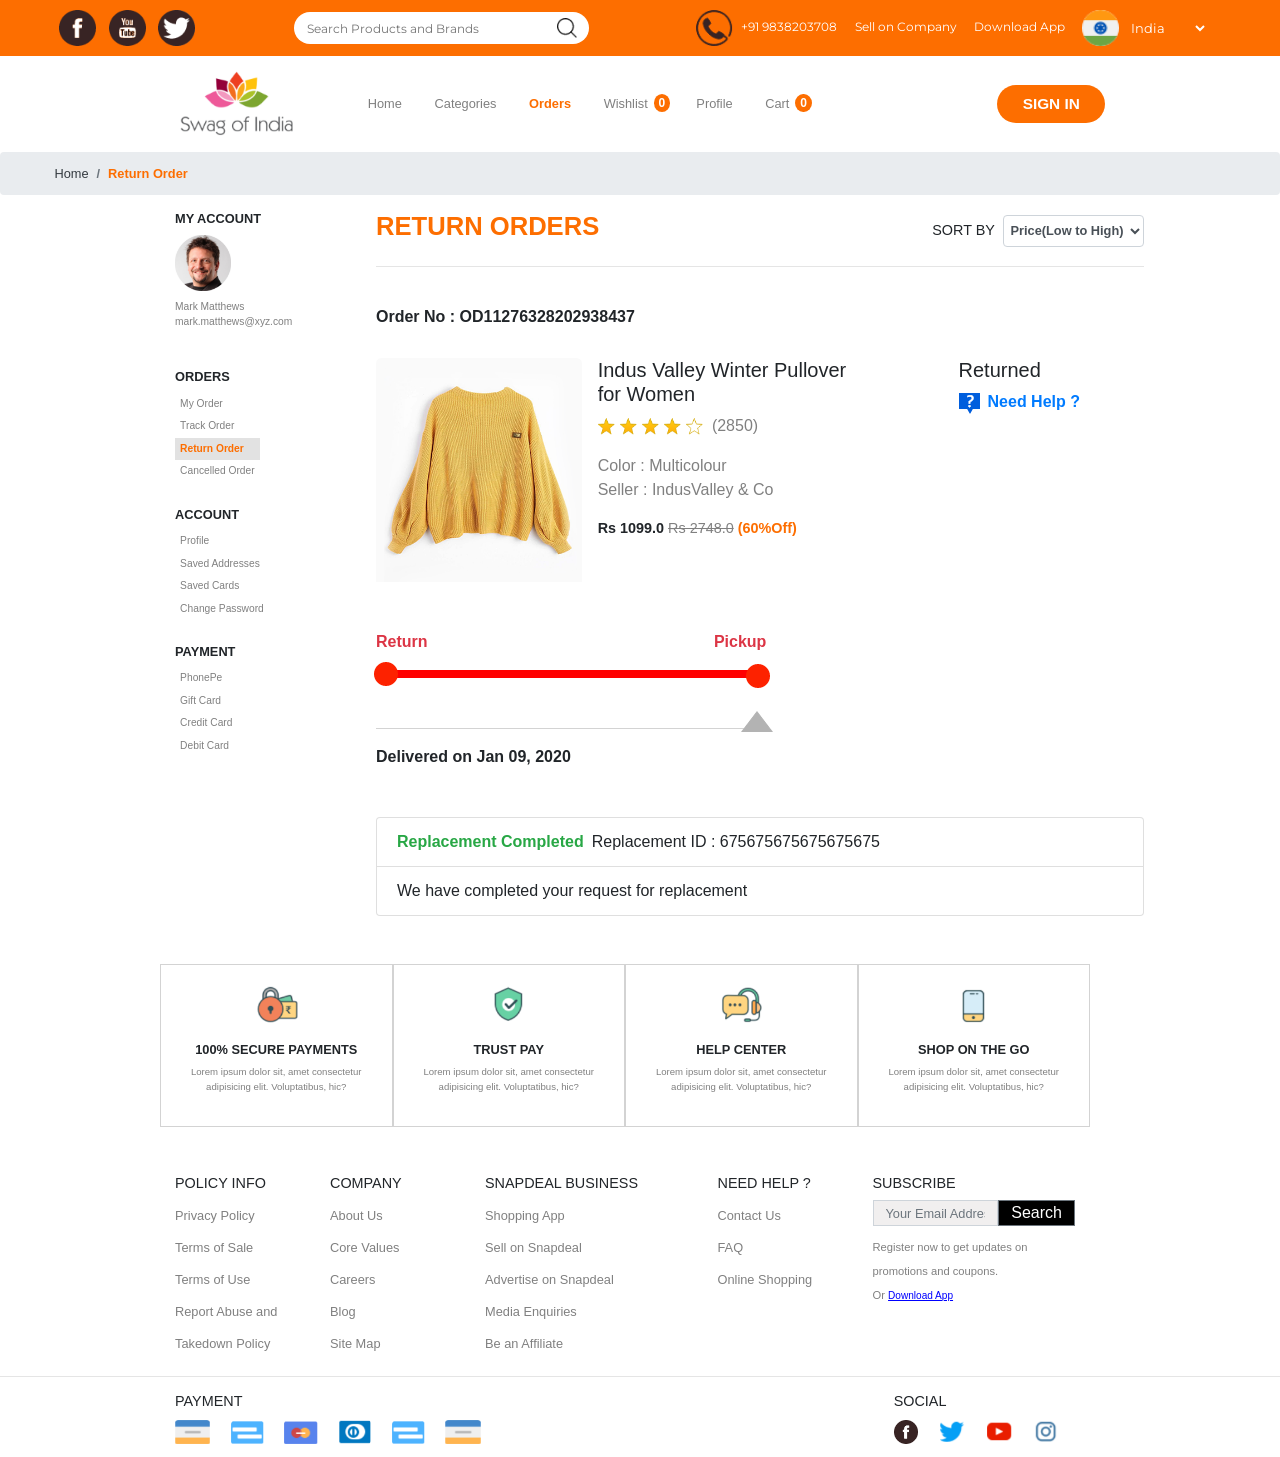
<file: Return-order.html>
<!DOCTYPE html>
<html lang="en">

<head>
    <meta charset="UTF-8">
    <meta name="viewport" content="width=device-width, initial-scale=1.0">
    <title>Swag of India - Returns</title>
    <link rel="icon" type="image/png" href="Images/carts.png">
    <link rel="stylesheet" href="css/style.css">
    <link rel="stylesheet" href="https://cdn.jsdelivr.net/npm/bootstrap@4.6.0/dist/css/bootstrap.min.css"
        integrity="sha384-B0vP5xmATw1+K9KRQjQERJvTumQW0nPEzvF6L/Z6nronJ3oUOFUFpCjEUQouq2+l" crossorigin="anonymous">
    <link rel="stylesheet" href="https://cdn.jsdelivr.net/npm/bootstrap-icons@1.3.0/font/bootstrap-icons.css">
</head>

<body>
    <header>
        <!-- Start of Top Bar -->
        <div class="top-header" role='top header' id="back-to-top">
            <div class="social-img-holder" role='image holder'>
                <img src="Images/facebook.png" alt="facebook-icon" role='icon' aria-label='facebook icon'>
                <img src="Images/youtube.png" alt="youtube-icon" role='icon' aria-label='youtube icon'>
                <img src="Images/Twitter.png" alt="twitter-icon" role='icon' aria-label='twitter icon'>
            </div>
            <div class="search-box" role='search' id="search-box">
                <input type="search" name="searchbox" role="form" id="searchbox"
                    placeholder="Search Products and Brands" aria-labelledby="search-box">
                <img src="Images/magglass.png" alt="search-icon" role='icon' aria-label='magnifying glass icon'>
            </div>
            <div class="information-tab" role="info container">
                <img src="Images/call.png" id='call-icon' alt="call-icon" role='icon' aria-label='Phone icon'>
                <a id='ph-number' href="" role='link'>+91 9838203708</a>
                <a href="Seller-page.html" role='link'>Sell on Company</a>
                <a href="#" role='link'>Download App</a>
                <img src="Images/langicon.png" id="flag-icon" alt="lang-icon" role='icon' aria-label='language icon'>
                <form action="#" aria-label='form'>
                    <select name="lang-select" id="lang-select" aria-labelledby="select box">
                        <option value="India" role="option" aria-labelledby="Option1">India</option>
                        <option value="UK" role="option" aria-labelledby="Option1">UK</option>
                        <option value="Canada" role="option" aria-labelledby="Option2">Canada</option>
                        <option value="Germany" role="option" aria-labelledby="Option3">Germany</option>
                    </select>
                </form>
            </div>
        </div>
        <!-- End of Top Bar -->

        <!-- Start of Bottom Header -->
        <div class="bottom-header" id="bottom-head">
            <div class="sticky-bar-wrapper bg-white" id="sticky-section">
                <nav class="navbar navbar-expand-lg navbar-light bg-white" id="bottom-header-navbar">
                    <div class="container-fluid">
                        <a class="navbar-brand" href="index.html"><img id="logo_img" src="Images/logo.png" alt="logo" role="img"
                                aria-label=" website logo"></a>
                        <div class="input-group d-xl-none d-lg-none" id="search-box-container">
                            <input type="search" id="search-box-hidden" class="form-control"
                                placeholder="Search products and Brands" aria-label="search box"
                                aria-describedby="basic-addon1">
                            <span id="basic-addon1"><img src="Images/magglass.png" alt="search-icon" role="icon"
                                    aria-labelledby="magnifying glass icon"></span>
                        </div>
                        <button class="navbar-toggler" type="button" data-toggle="collapse"
                            data-target="#navbarTogglerDemo02" aria-controls="navbarTogglerDemo02" aria-expanded="false"
                            aria-label="Toggle navigation">
                            <span class="navbar-toggler-icon"></span>
                        </button>
                        <div class="collapse navbar-collapse" id="navbarTogglerDemo02">
                            <ul class="navbar-nav mr-auto mt-2 ml-xl-5 ml-lg-5 ml-md-0 mt-lg-0 text-center">
                                <li class="nav-item">
                                    <a class="nav-link" href="index.html">Home</a>
                                </li>
                                <li class="nav-item dropdown">
                                    <a class="nav-link drop-btn" href="Product-list.html">Categories</a>
                                    <div class="dropdown-content mt-2">
                                        <a href="Product-list.html">Men</a>
                                        <a href="Product-list.html">Women</a>
                                        <a href="Product-list.html">Ethnic</a>
                                      </div>
                                </li>
                                <li class="nav-item dropdown2">
                                    <a class="nav-link active drop-btn2" href="my-order.html">Orders</a>
                                    <div class="dropdown-content2 mt-2">
                                        <a href="my-order.html">My Orders</a>
                                        <a href="Track-order.html">Track Orders</a>
                                        <a href="Return-order.html">Return Orders</a>
                                      </div>
                                </li>
                                <li class="nav-item wishlist">
                                    <a class="nav-link" href="Wishlist.html">Wishlist</a>
                                    <span class="badge" id="wishlist-badge">0</span>
                                </li>
                                <li class="nav-item">
                                    <a class="nav-link ml-xl-3 ml-md-0" href="My-profile.html">Profile</a>
                                </li>
                                <li class="nav-item notification">
                                    <a class="nav-link" href="Cart-page.html">Cart</a>
                                    <span class="badge" id="cart-badge">0</span>
                                </li>
                            </ul>
                            <form class="form-inline my-2 my-lg-0 d-flex flex-column align-items-stretch justify-content-start">
                                <button class="btn btn-orange my-2 my-sm-0" id="signin" type="button" data-toggle="modal"
                                data-target="#exampleModalCenter" aria-labelledby='sign-in-btn'>SIGN IN</button>
                            </form>
                        </div>
                    </div>
                </nav>
            </div>
            <!-- LOGIN MODAL -->
            <div class="modal fade" id="exampleModalCenter" tabindex="-1" role="dialog"
                aria-label="exampleModalCenterTitle" aria-hidden="true">
                <div class="modal-dialog modal-dialog-centered" role="document">
                    <div class="modal-content">
                        <div class="modal-header d-flex flex-column align-items-center">
                            <button type="button" class="close" data-dismiss="modal" aria-label="Close">
                                <span aria-hidden="true">&times;</span>
                            </button>
                            <img src="Images/logo.png" alt="modal logo">
                        </div>
                        <div class="modal-body">
                            <!-- Addition of Tabs -->
                            <ul class="nav nav-tabs nav-justified" id="myTab" role="tablist">
                                <li class="nav-item">
                                    <a href="#login" id="tab1" class='nav-link active' style="border-color: white;" aria-controls="login"
                                        aria-selected='true' role="tab" tabindex=1 data-toggle='tab'>LOGIN</a>
                                </li>
                                <li class="nav-item">
                                    <a href="#create-account" id="tab2" class='nav-link' style="border-color: white;" aria-controls="create-account"
                                        aria-selected='false' role="tab" tabindex=0 data-toggle='tab'>CREATE ACCOUNT</a>
                                </li>
                            </ul>
                            <div class="tab-content mt-3" id="myTabContent">
                                <div class="tab-pane active" id="login" role="tabpanel" aria-labelledby="tab1"
                                    aria-hidden='false'>
                                    <!-- Addition of Form 1 -->
                                    <form class="d-flex flex-column">
                                        <div class="form-group">
                                            <label for="exampleInputEmail1">Email address <span
                                                    class='required'>*</span></label>
                                            <input type="email" class="form-control" id="exampleInputEmail1"
                                                role="email" placeholder="Enter email">
                                        </div>
                                        <div class="form-group">
                                            <label for="exampleInputPassword1">Password <span
                                                    class='required'>*</span></label>
                                            <div class="input-group d-flex flex-row">
                                                <input type="password" class="form-control" id="exampleInputPassword1"
                                                    placeholder="Password">
                                                <div class="input-group-append">
                                                    <div class="input-group-text">
                                                        <i class='bi bi-eye-fill ml-2'></i>
                                                    </div>
                                                </div>
                                            </div>
                                        </div>
                                        <button type="submit" class="btn btn-orange rounded-0">SIGN
                                            IN</button><br>
                                        <button type="submit" class="btn btn-default2 rounded-0">FORGOT YOUR
                                            PASSWORD?</button>
                                    </form>
                                </div>
                                <div class="tab-pane" id="create-account" role="tabpanel" aria-labelledby="tab2"
                                    aria-hidden='true'>
                                    <!-- Addition of Form 2 -->
                                    <form class="d-flex flex-column">
                                        <div class="form-group">
                                            <label for="exampleInputUsername2">Username <span
                                                    class='required'>*</span></label>
                                            <input type="text" class="form-control" id="exampleInputUsername2"
                                                role="username" placeholder="Enter Username">
                                        </div>
                                        <div class="form-group">
                                            <label for="exampleInputEmail2">Email address <span
                                                    class='required'>*</span></label>
                                            <input type="email" class="form-control" id="exampleInputEmail2"
                                                role="email" placeholder="Enter email">
                                        </div>
                                        <div class="form-group">
                                            <label for="exampleInputPassword2">Password <span
                                                    class='required'>*</span></label>
                                            <div class="input-group d-flex flex-row">
                                                <input type="password" class="form-control" id="exampleInputPassword2"
                                                    placeholder="Password">
                                                <div class="input-group-append">
                                                    <div class="input-group-text">
                                                        <i class='bi bi-eye-fill ml-2'></i>
                                                    </div>
                                                </div>
                                            </div>
                                        </div>
                                        <button type="submit"
                                            class="btn btn-default btn-hover btn-orange rounded-0">CREATE
                                            ACCOUNT</button><br>
                                    </form>
                                </div>
                            </div>
                        </div>
                        <!-- End of Tabs -->
                        <!-- Start of Modal Footer -->
                        <div class="modal-footer d-flex flex-column justify-items-center">
                            <span>Or Login With</span>
                            <div class="modal-social-btn">
                                <a class="btn text-white" style="background-color: #3b5998" href="#!"
                                    role="button"><span class="bi bi-facebook">FACEBOOK</span></a>
                                <a class="btn text-white" style="background-color: #55acee" href="#!"
                                    role="button"><span class="bi bi-twitter">TWITTER</span></a>
                                <a class="btn text-white" style="background-color: #dd4b39" href="#!"
                                    role="button"><span class="bi bi-google">GOOGLE</span></a>
                            </div>
                        </div>
                        <!-- Start of Modal Footer -->
                    </div>
                </div>
            </div>
            <!-- LOGIN MODAL -->
        </div>
    </header>
    <a class='back-to-top-btn float-right' id="scroll-btn" role='button' aria-label='back to top button'>
        <img src="Images/up-green.png" alt="goto top" role="icon" aria-label='back to top image'>
    </a>
    <!-- End of Bottom Header -->

    <!-- Start of return order section -->
    <nav aria-label="breadcrumb">
        <ol class="breadcrumb">
            <li class="breadcrumb-item"><a class="text-dark" href="index.html">Home</a></li>
            <li class="breadcrumb-item active" aria-current="page">Return Order</li>
        </ol>
    </nav>

    <div class="mega-container">
        <aside
            class='grid-column-1 container d-flex flex-lg-column align-items-lg-start justify-content-lg-start flex-md-column align-items-md-start float-lg-left'>
            <div class="profile mb-4 d-flex flex-column justify-content-center align-items-start">
                <h6 class="font-weight-bold my-account-heading">MY ACCOUNT</h6>
                <img src="Images/profile-head.png" alt="Profile picture">
                <p class='mb-0 mt-2'>Mark Matthews</p>
                <p>mark.matthews@xyz.com</p>
            </div>
            <div class="orders mb-4">
                <h6 class="font-weight-bold">ORDERS</h6>
                <div class="list-group border-0">
                    <a href="my-order.html" class="list-items">My Order</a>
                    <a href="Track-order.html" class="list-items">Track Order</a>
                    <a href="Return-order.html" class="list-items list-item-active font-weight-bold">Return Order</a>
                    <a href="Track-order.html" class="list-items">Cancelled Order</a>
                </div>
            </div>
            <div class="account mb-4">
                <h6 class="font-weight-bold">ACCOUNT</h6>
                <div class="list-group">
                    <a href="My-profile.html" class="list-items">Profile</a>
                    <a href="My-profile.html" class="list-items">Saved Addresses</a>
                    <a href="My-profile.html" class="list-items">Saved Cards</a>
                    <a href="My-profile.html" class="list-items">Change Password</a>
                </div>
            </div>
            <div class="payment mb-4">
                <h6 class="font-weight-bold">PAYMENT</h6>
                <div class="list-group">
                    <a href="#" class="list-items">PhonePe</a>
                    <a href="#" class="list-items">Gift Card</a>
                    <a href="#" class="list-items">Credit Card</a>
                    <a href="#" class="list-items">Debit Card</a>
                </div>
            </div>
        </aside>
        <main class='flex-container grid-column-2 ml-md-4'>
            <div class="top-flex-container2">
                <h3 class="font-weight-bold">RETURN ORDERS</h3>
                <form class='form-inline'>
                    <div class="form-group">
                        <label class='mr-2' for="exampleFormControlSelect1">SORT BY</label>
                        <select class="form-control" id="exampleFormControlSelect1">
                            <option>Price(Low to High)</option>
                            <option>Price(High to Low)</option>
                            <option>Newest First</option>
                            <option>Oldest First</option>
                            <option>Featured</option>
                        </select>
                    </div>
                </form>
            </div>
            <hr>
            <br>
            <h6 id="order_id" class='font-weight-bold'>Order No : OD11276328202938437</h6>
            <br>
            <div class="img-info">
                <div class="media">
                    <img class="mr-3" src="Images/product3.png" alt="Sweater image">
                    <div class="media-body">
                        <h5 class="mt-0">Indus Valley Winter Pullover <br> for Women</h5>
                        <div class="stars-group">
                            <img class="stars" src="Images/star.png" alt="star-rating" role="icon"
                                aria-label='star rating'>
                            <img class="stars" src="Images/star.png" alt="star-rating" role="icon"
                                aria-label='star rating'>
                            <img class="stars" src="Images/star.png" alt="star-rating" role="icon"
                                aria-label='star rating'>
                            <img class="stars" src="Images/star.png" alt="star-rating" role="icon"
                                aria-label='star rating'>
                            <img class="stars" src="Images/star-empty.png" alt="star-rating" role="icon"
                                aria-label='star rating'>
                            <span class='ml-1'>(2850)</span>
                        </div>
                        <p class='specs mt-3 mb-0'>Color : Multicolour</p>
                        <p class='specs mt-0'>Seller : IndusValley & Co</p>
                        <p class='pricing mt-2 mb-0' style="font-size:0.9em;"
                        ><strong>Rs 1099.0</strong> <del>Rs 2748.0</del><span
                                class="offer font-weight-bold ml-1">(60%Off)</span></p>
                    </div>
                </div>
                <div class="return-box">
                    <h5>Returned</h5>
                    <img src="Images/Question-box.png" alt="Question Icon"><a href="#"><span
                            class='ml-2 text-primary font-weight-bold'>Need Help ?</span></a>
                </div>
            </div>
            <br>
            <br>
            <div class="progressbar d-flex justify-content-between">
                <p class="start text-danger font-weight-bold">Return</p>
                <p class="end text-danger font-weight-bold">Pickup</p>
            </div>
            <div class='red-bar'></div>
            <br>
            <div class='grey-line'></div>
            <p id="delivery_date" class="font-weight-bold mt-3">Delivered on Jan 09, 2020</p>
            <ul class="list-group mt-5" id='rep-box'>
                <li class="list-group-item"><span class="mr-2 text-success font-weight-bold">Replacement
                        Completed</span>Replacement ID : 675675675675675675</li>
                <li class="list-group-item">We have completed your request for replacement</li>
            </ul>

        </main>
    </div>























    <!-- Start of Payment and Help -->
    <section class='payment-help mt-5' aria-label='payments and help section'>
        <div class="container-fluid w-75">
            <div class="row">
                <div class="col col-xl-3 col-lg-3 col-md-6 col-sm-12 d-flex flex-column align-items-center justify-content-center text-center">
                    <img src="Images/secure-pay.png" alt="securepay" role="img" aria-label='secure pay image'>
                    <h2>100% SECURE PAYMENTS</h2>
                    <p>Lorem ipsum dolor sit, amet consectetur adipisicing elit. Voluptatibus, hic?</p>
                </div>
                <div class="col col-xl-3 col-lg-3 col-md-6 col-sm-12 d-flex flex-column align-items-center justify-content-center text-center">
                    <img src="Images/trust-pay.png" alt="trustpay" role="img" aria-label='trust pay image'>
                    <h2>TRUST PAY</h2>
                    <p>Lorem ipsum dolor sit, amet consectetur adipisicing elit. Voluptatibus, hic?</p>
                </div>
                <div class="col col-xl-3 col-lg-3 col-md-6 col-sm-12 d-flex flex-column align-items-center justify-content-center text-center">
                    <img src="Images/help-center.png" alt="helpcenter" role="img" aria-label='help center image'>
                    <h2>HELP CENTER</h2>
                    <p>Lorem ipsum dolor sit, amet consectetur adipisicing elit. Voluptatibus, hic?</p>
                </div>
                <div class="col col-xl-3 col-lg-3 col-md-6 col-sm-12 d-flex flex-column align-items-center justify-content-center text-center">
                    <img src="Images/shop-on-go.png" alt="shopongo" role="img" aria-label='shop on go image'>
                    <h2>SHOP ON THE GO</h2>
                    <p>Lorem ipsum dolor sit, amet consectetur adipisicing elit. Voluptatibus, hic?</p>
                </div>
            </div>
        </div>
    </section>
    <!-- End of Payments and Help -->

    <!-- Start of Footer -->
    <footer class="mt-5">
        <div class="container-fluid w-75">
            <div class="row">
                <div
                    class="col col-xl-2 col-lg-3 col-md-3 col-sm-4 d-flex flex-column align-items-start justify-content-start">
                    <h3>POLICY INFO</h3>
                    <a href="#" role='link'>Privacy Policy</a>
                    <a href="#" role='link'>Terms of Sale</a>
                    <a href="#" role='link'>Terms of Use</a>
                    <a href="#" role='link'>Report Abuse and Takedown Policy</a>
                </div>
                <div class="col col-xl-2 col-lg-3 col-md-2 col-sm-3 d-flex flex-column align-items-start">
                    <h3>COMPANY</h3>
                    <a href="#" role='link'>About Us</a>
                    <a href="#" role='link'>Core Values</a>
                    <a href="#" role='link'>Careers</a>
                    <a href="#" role='link'>Blog</a>
                    <a href="#" role='link'>Site Map</a>
                </div>
                <div class="col col-xl-3 col-lg-3 col-md-4 col-sm-5 d-flex flex-column align-items-start">
                    <h3>SNAPDEAL BUSINESS</h3>
                    <a href="#" role='link'>Shopping App</a>
                    <a href="#" role='link'>Sell on Snapdeal</a>
                    <a href="#" role='link'>Advertise on Snapdeal</a>
                    <a href="#" role='link'>Media Enquiries</a>
                    <a href="#" role='link'>Be an Affiliate</a>
                </div>
                <div
                    class="col col-xl-2 col-lg-3 col-md-3 col-sm-4 mt-md-0 mt-sm-5 d-flex flex-column align-items-start">
                    <h3>NEED HELP ?</h3>
                    <a href="#" role='link'>Contact Us</a>
                    <a href="FAQ.html" role='link'>FAQ</a>
                    <a href="#" role='link'>Online Shopping</a>
                </div>
                <div class="col col-xl-3 col-lg-5 col-md-6 col-sm-7 mt-xl-0 mt-lg-5 mt-md-5 mt-sm-5">
                    <h3>SUBSCRIBE</h3>
                    <div class="input-group mb-2 d-flex justify-content-center align-items-center">
                        <input type="text" class="form-control" placeholder="Your Email Address"
                            aria-label="Recipient's username" aria-describedby="button-addon2">
                        <button class="btn btn-outline-secondary d-flex align-items-center" type="button"
                            id="button-addon2">Search</button>
                    </div>
                    <small>Register now to get updates on promotions and coupons.<br> Or <a href="#">Download
                            App</a></small>
                </div>
            </div>
        </div>
        <hr>
        <div class="bottom-footer container-fluid w-75">
            <div class="row">
                <div class="col d-flex flex-row justify-content-between">
                    <div class="box-1">
                        <h3>PAYMENT</h3>
                        <div class="card-holder">
                            <img src="Images/card1.png" alt="card1" role="icon" aria-label='card image'>
                            <img src="Images/card2.png" alt="card2" role="icon" aria-label='card image'>
                            <img src="Images/card3.png" alt="card3" role="icon" aria-label='card image'>
                            <img src="Images/card4.png" alt="card4" role="icon" aria-label='card image'>
                            <img src="Images/card2.png" alt="cod" role="icon" aria-label='card image'>
                            <img src="Images/card1.png" alt="netbanking" role="icon" aria-label='card image'>
                        </div>
                    </div>
                    <div class="box-2">
                        <h3>SOCIAL</h3>
                        <div class="social-holder">
                            <img src="Images/facebook.png" alt="facebook" role="icon" aria-label='facebook icon'>
                            <img src="Images/tw-footer.png" alt="twitter" role="icon" aria-label='twitter icon'>
                            <img src="Images/yt-footer.png" alt="youtube" role="icon" aria-label='youtube icon'>
                            <img src="Images/ins-footer.png" alt="instagram" role="icon" aria-label='instagram icon'>
                        </div>
                    </div>
                </div>
            </div>
        </div>
    </footer>
    <!-- End of Footer -->
    <script src="Javascript/index.js"></script>
    <script src="https://code.jquery.com/jquery-3.5.1.slim.min.js"
        integrity="sha384-DfXdz2htPH0lsSSs5nCTpuj/zy4C+OGpamoFVy38MVBnE+IbbVYUew+OrCXaRkfj" crossorigin="anonymous">
    </script>
    <script src="https://cdn.jsdelivr.net/npm/bootstrap@4.6.0/dist/js/bootstrap.bundle.min.js"
        integrity="sha384-Piv4xVNRyMGpqkS2by6br4gNJ7DXjqk09RmUpJ8jgGtD7zP9yug3goQfGII0yAns" crossorigin="anonymous">
    </script>
    <script>
        window.onload = function () {
            cart_num = JSON.parse(localStorage.getItem("Products_IDs")).length;
            document.querySelector('#cart-badge').innerHTML = cart_num;
            wishlist_num = JSON.parse(localStorage.getItem("Wishlist_IDs")).length;
            document.querySelector('#wishlist-badge').innerHTML = wishlist_num;
        }
    </script>
</body>

</html>
</file>
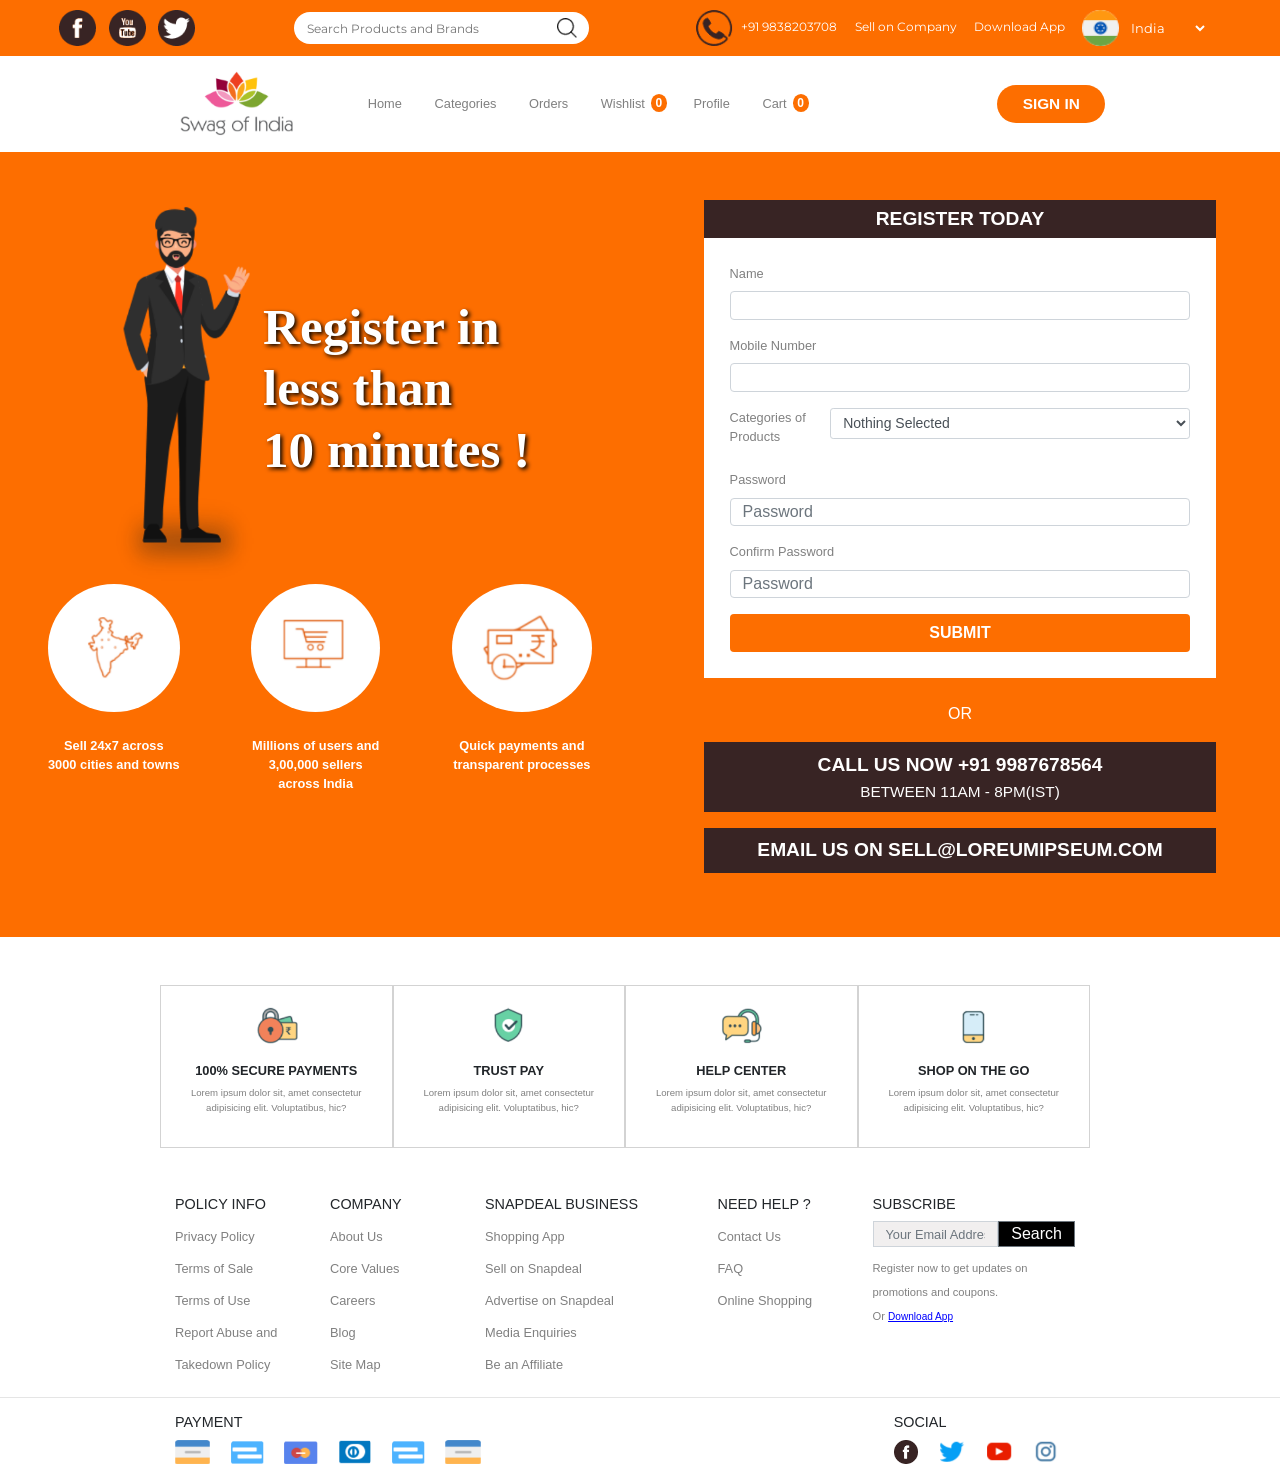
<file: Seller-page.html>
<!DOCTYPE html>
<html lang="en">

<head>
    <meta charset="UTF-8">
    <meta name="viewport" content="width=device-width, initial-scale=1.0">
    <title>Swag of India - Sellers</title>
    <link rel="icon" type="image/png" href="Images/carts.png">
    <link rel="stylesheet" href="css/style.css">
    <link rel="stylesheet" href="https://cdn.jsdelivr.net/npm/bootstrap@4.6.0/dist/css/bootstrap.min.css"
    integrity="sha384-B0vP5xmATw1+K9KRQjQERJvTumQW0nPEzvF6L/Z6nronJ3oUOFUFpCjEUQouq2+l" crossorigin="anonymous">
    <link rel="stylesheet" href="https://cdn.jsdelivr.net/npm/bootstrap-icons@1.3.0/font/bootstrap-icons.css">
</head>

<body>
    <header>
        <!-- Start of Top Bar -->
        <div class="top-header" role='top header' id="back-to-top">
            <div class="social-img-holder" role='image holder'>
                <img src="Images/facebook.png" alt="facebook-icon" role='icon' aria-label='facebook icon'>
                <img src="Images/youtube.png" alt="youtube-icon" role='icon' aria-label='youtube icon'>
                <img src="Images/Twitter.png" alt="twitter-icon" role='icon' aria-label='twitter icon'>
            </div>
            <div class="search-box" role='search' id="search-box">
                <input type="search" name="searchbox" role="form" id="searchbox"
                    placeholder="Search Products and Brands" aria-labelledby="search-box">
                <img src="Images/magglass.png" alt="search-icon" role='icon' aria-label='magnifying glass icon'>
            </div>
            <div class="information-tab" role="info container">
                <img src="Images/call.png" id='call-icon' alt="call-icon" role='icon' aria-label='Phone icon'>
                <a id='ph-number' href="" role='link'>+91 9838203708</a>
                <a href="Seller-page.html" role='link'>Sell on Company</a>
                <a href="#" role='link'>Download App</a>
                <img src="Images/langicon.png" id="flag-icon" alt="lang-icon" role='icon' aria-label='language icon'>
                <form action="#" aria-label='form'>
                    <select name="lang-select" id="lang-select" aria-labelledby="select box">
                        <option value="India" role="option" aria-labelledby="Option1">India</option>
                        <option value="UK" role="option" aria-labelledby="Option1">UK</option>
                        <option value="Canada" role="option" aria-labelledby="Option2">Canada</option>
                        <option value="Germany" role="option" aria-labelledby="Option3">Germany</option>
                    </select>
                </form>
            </div>
        </div>
        <!-- End of Top Bar -->

        <!-- Start of Bottom Header -->
        <div class="bottom-header" id="bottom-head">
            <div class="sticky-bar-wrapper bg-white" id="sticky-section">
                <nav class="navbar navbar-expand-lg navbar-light bg-white" id="bottom-header-navbar">
                    <div class="container-fluid">
                        <a class="navbar-brand" href="index.html"><img id="logo_img" src="Images/logo.png" alt="logo" role="img"
                                aria-label=" website logo"></a>
                        <div class="input-group d-xl-none d-lg-none" id="search-box-container">
                            <input type="search" id="search-box-hidden" class="form-control"
                                placeholder="Search products and Brands" aria-label="search box"
                                aria-describedby="basic-addon1">
                            <span id="basic-addon1"><img src="Images/magglass.png" alt="search-icon" role="icon"
                                    aria-labelledby="magnifying glass icon"></span>
                        </div>
                        <button class="navbar-toggler" type="button" data-toggle="collapse"
                            data-target="#navbarTogglerDemo02" aria-controls="navbarTogglerDemo02" aria-expanded="false"
                            aria-label="Toggle navigation">
                            <span class="navbar-toggler-icon"></span>
                        </button>
                        <div class="collapse navbar-collapse" id="navbarTogglerDemo02">
                            <ul class="navbar-nav mr-auto mt-2 ml-xl-5 ml-lg-5 ml-md-0 mt-lg-0 text-center">
                                <li class="nav-item">
                                    <a class="nav-link" href="index.html">Home</a>
                                </li>
                                <li class="nav-item dropdown">
                                    <a class="nav-link drop-btn" href="Product-list.html">Categories</a>
                                    <div class="dropdown-content mt-2">
                                        <a href="Product-list.html">Men</a>
                                        <a href="Product-list.html">Women</a>
                                        <a href="Product-list.html">Ethnic</a>
                                      </div>
                                </li>
                                <li class="nav-item dropdown2">
                                    <a class="nav-link drop-btn2" href="my-order.html">Orders</a>
                                    <div class="dropdown-content2 mt-2">
                                        <a href="my-order.html">My Orders</a>
                                        <a href="Track-order.html">Track Orders</a>
                                        <a href="Return-order.html">Return Orders</a>
                                      </div>
                                </li>
                                <li class="nav-item wishlist">
                                    <a class="nav-link" href="Wishlist.html">Wishlist</a>
                                    <span class="badge" id="wishlist-badge">0</span>
                                </li>
                                <li class="nav-item">
                                    <a class="nav-link ml-xl-3 ml-md-0" href="My-profile.html">Profile</a>
                                </li>
                                <li class="nav-item notification">
                                    <a class="nav-link" href="Cart-page.html">Cart</a>
                                    <span class="badge" id="cart-badge">0</span>
                                </li>
                            </ul>
                            <form class="form-inline my-2 my-lg-0 d-flex flex-column align-items-stretch justify-content-start">
                                <button class="btn btn-orange my-2 my-sm-0" id="signin" type="button" data-toggle="modal"
                                data-target="#exampleModalCenter" aria-labelledby='sign-in-btn'>SIGN IN</button>
                            </form>
                        </div>
                    </div>
                </nav>
            </div>
            <!-- LOGIN MODAL -->
            <div class="modal fade" id="exampleModalCenter" tabindex="-1" role="dialog"
                aria-label="exampleModalCenterTitle" aria-hidden="true">
                <div class="modal-dialog modal-dialog-centered" role="document">
                    <div class="modal-content">
                        <div class="modal-header d-flex flex-column align-items-center">
                            <button type="button" class="close" data-dismiss="modal" aria-label="Close">
                                <span aria-hidden="true">&times;</span>
                            </button>
                            <img src="Images/logo.png" alt="modal logo">
                        </div>
                        <div class="modal-body">
                            <!-- Addition of Tabs -->
                            <ul class="nav nav-tabs nav-justified" id="myTab" role="tablist">
                                <li class="nav-item">
                                    <a href="#login" id="tab1" class='nav-link active' style="border-color: white;" aria-controls="login"
                                        aria-selected='true' role="tab" tabindex=1 data-toggle='tab'>LOGIN</a>
                                </li>
                                <li class="nav-item">
                                    <a href="#create-account" id="tab2" class='nav-link' style="border-color: white;" aria-controls="create-account"
                                        aria-selected='false' role="tab" tabindex=0 data-toggle='tab'>CREATE ACCOUNT</a>
                                </li>
                            </ul>
                            <div class="tab-content mt-3" id="myTabContent">
                                <div class="tab-pane active" id="login" role="tabpanel" aria-labelledby="tab1"
                                    aria-hidden='false'>
                                    <!-- Addition of Form 1 -->
                                    <form class="d-flex flex-column">
                                        <div class="form-group">
                                            <label for="exampleInputEmail1">Email address <span
                                                    class='required'>*</span></label>
                                            <input type="email" class="form-control" id="exampleInputEmail1"
                                                role="email" placeholder="Enter email">
                                        </div>
                                        <div class="form-group">
                                            <label for="exampleInputPassword1">Password <span
                                                    class='required'>*</span></label>
                                            <div class="input-group d-flex flex-row">
                                                <input type="password" class="form-control" id="exampleInputPassword1"
                                                    placeholder="Password">
                                                <div class="input-group-append">
                                                    <div class="input-group-text">
                                                        <i class='bi bi-eye-fill ml-2'></i>
                                                    </div>
                                                </div>
                                            </div>
                                        </div>
                                        <button type="submit" class="btn btn-orange rounded-0">SIGN
                                            IN</button><br>
                                        <button type="submit" class="btn btn-default2 rounded-0">FORGOT YOUR
                                            PASSWORD?</button>
                                    </form>
                                </div>
                                <div class="tab-pane" id="create-account" role="tabpanel" aria-labelledby="tab2"
                                    aria-hidden='true'>
                                    <!-- Addition of Form 2 -->
                                    <form class="d-flex flex-column">
                                        <div class="form-group">
                                            <label for="exampleInputUsername2">Username <span
                                                    class='required'>*</span></label>
                                            <input type="text" class="form-control" id="exampleInputUsername2"
                                                role="username" placeholder="Enter Username">
                                        </div>
                                        <div class="form-group">
                                            <label for="exampleInputEmail2">Email address <span
                                                    class='required'>*</span></label>
                                            <input type="email" class="form-control" id="exampleInputEmail2"
                                                role="email" placeholder="Enter email">
                                        </div>
                                        <div class="form-group">
                                            <label for="exampleInputPassword2">Password <span
                                                    class='required'>*</span></label>
                                            <div class="input-group d-flex flex-row">
                                                <input type="password" class="form-control" id="exampleInputPassword2"
                                                    placeholder="Password">
                                                <div class="input-group-append">
                                                    <div class="input-group-text">
                                                        <i class='bi bi-eye-fill ml-2'></i>
                                                    </div>
                                                </div>
                                            </div>
                                        </div>
                                        <button type="submit"
                                            class="btn btn-default btn-hover btn-orange rounded-0">CREATE
                                            ACCOUNT</button><br>
                                    </form>
                                </div>
                            </div>
                        </div>
                        <!-- End of Tabs -->
                        <!-- Start of Modal Footer -->
                        <div class="modal-footer d-flex flex-column justify-items-center">
                            <span>Or Login With</span>
                            <div class="modal-social-btn">
                                <a class="btn text-white" style="background-color: #3b5998" href="#!"
                                    role="button"><span class="bi bi-facebook">FACEBOOK</span></a>
                                <a class="btn text-white" style="background-color: #55acee" href="#!"
                                    role="button"><span class="bi bi-twitter">TWITTER</span></a>
                                <a class="btn text-white" style="background-color: #dd4b39" href="#!"
                                    role="button"><span class="bi bi-google">GOOGLE</span></a>
                            </div>
                        </div>
                        <!-- Start of Modal Footer -->
                    </div>
                </div>
            </div>
            <!-- LOGIN MODAL -->
        </div>
    </header>
    <a class='back-to-top-btn float-right' id="scroll-btn" role='button' aria-label='back to top button'>
        <img src="Images/up-green.png" alt="goto top" role="icon" aria-label='back to top image'>
    </a>
    <!-- End of Bottom Header -->

    <!-- Start of Seller Section -->
    <div class="seller-grid-container">
        <div class="grid-column1">
            <div class="top-container">
                <img src="Images/Man.png" alt="Man image">
                <h2>Register in <br> less than <br> 10 minutes !</h2>
            </div>
            <div class="bottom-container">
                <div class="first-group d-flex flex-column text-center">
                    <div class="circle circle-1">
                        <img class='img-c img-responsive' src="Images/Indian-flag.png" alt="Indian Flag">
                    </div>
                    <br>
                    <span class="first-grp-img-desc">Sell 24x7 across<br>3000 cities and towns</span>
                </div>
                <div class="second-group d-flex flex-column text-center">
                    <div class="circle circle-2">
                        <img class='img-c img-responsive' src="Images/Monitor.png" alt="Monitor">
                    </div>
                    <br>
                    <span class="first-grp-img-desc">Millions of users and<br>3,00,000 sellers<br>across
                        India</span>
                </div>
                <div class="third-group d-flex flex-column text-center">
                    <div class="circle circle-3">
                        <img class='img-c img-responsive' src="Images/Payment-time.png" alt="Payment-time">
                    </div>
                    <br>
                    <span class="first-grp-img-desc">Quick payments and<br>transparent processes</span>
                </div>
            </div>
        </div>
        <div class="grid-column2">
            <div class="form-container">
                <div class="form-header">
                    REGISTER TODAY
                </div>
                <div class="form-body">
                    <form class='d-flex flex-column'>
                        <div class="form-group">
                            <label for="exampleInputName1">Name</label>
                            <input type="name" class="form-control" id="exampleInputName1" aria-describedby="nameHelp">
                        </div>
                        <div class="form-group">
                            <label for="exampleInputMobile1">Mobile Number</label>
                            <input type="tel" class="form-control" id="exampleInputMobile1"
                                aria-describedby="mobileHelp"
                                pattern="[7-9]{1}[0-9]{1}[0-9][0-9][0-9][0-9][0-9][0-9][0-9][0-9]">
                        </div>
                        <div
                            class="form-select form-group d-md-flex flex-md-row d-sm-flex flex-sm-column justify-content-between">
                            <label for="exampleFormControlSelect1">Categories of Products</label>
                            <select class="form-control form-control-sm  w-50-lg w-100-sm small"
                                id="exampleFormControlSelect1">
                                <option>Nothing Selected</option>
                                <option>Men's Clothing</option>
                                <option>Woman's Clothing</option>
                                <option>Kids's Clothing</option>
                                <option>Traditional Wear</option>
                                <option>Party Wear</option>
                            </select>
                        </div>
                        <div class="form-group">
                            <label for="exampleInputPassword1">Password</label>
                            <input type="password" class="form-control" id="exampleInputPassword1"
                                placeholder="Password">
                        </div>
                        <div class="form-group">
                            <label for="exampleInputConfirmPassword1">Confirm Password</label>
                            <input type="password" class="form-control" id="exampleInputConfirmPassword1"
                                placeholder="Password">
                        </div>
                        <button type="submit" class="btn btn-orange font-weight-bold ">SUBMIT</button>
                    </form>
                </div>
                <div class="form-footer">
                    <p class='text-white'>OR</p>
                    <div class="para-1">
                        <p>CALL US NOW +91 9987678564 <br> <small>BETWEEN 11AM - 8PM(IST)</small></p>
                    </div>
                    <div class="para-2">
                        <p>EMAIL US ON SELL@LOREUMIPSEUM.COM</p>
                    </div>
                </div>
            </div>
        </div>
    </div>

    <!-- Start of Payment and Help -->

    <section class='payment-help mt-5' aria-label='payments and help section'>
        <div class="container-fluid w-75">
            <div class="row">
                <div class="col col-xl-3 col-lg-3 col-md-6 col-sm-12 d-flex flex-column align-items-center justify-content-center text-center">
                    <img src="Images/secure-pay.png" alt="securepay" role="img" aria-label='secure pay image'>
                    <h2>100% SECURE PAYMENTS</h2>
                    <p>Lorem ipsum dolor sit, amet consectetur adipisicing elit. Voluptatibus, hic?</p>
                </div>
                <div class="col col-xl-3 col-lg-3 col-md-6 col-sm-12 d-flex flex-column align-items-center justify-content-center text-center">
                    <img src="Images/trust-pay.png" alt="trustpay" role="img" aria-label='trust pay image'>
                    <h2>TRUST PAY</h2>
                    <p>Lorem ipsum dolor sit, amet consectetur adipisicing elit. Voluptatibus, hic?</p>
                </div>
                <div class="col col-xl-3 col-lg-3 col-md-6 col-sm-12 d-flex flex-column align-items-center justify-content-center text-center">
                    <img src="Images/help-center.png" alt="helpcenter" role="img" aria-label='help center image'>
                    <h2>HELP CENTER</h2>
                    <p>Lorem ipsum dolor sit, amet consectetur adipisicing elit. Voluptatibus, hic?</p>
                </div>
                <div class="col col-xl-3 col-lg-3 col-md-6 col-sm-12 d-flex flex-column align-items-center justify-content-center text-center">
                    <img src="Images/shop-on-go.png" alt="shopongo" role="img" aria-label='shop on go image'>
                    <h2>SHOP ON THE GO</h2>
                    <p>Lorem ipsum dolor sit, amet consectetur adipisicing elit. Voluptatibus, hic?</p>
                </div>
            </div>
        </div>
    </section>

    <!-- End of Payments and Help -->

    <!-- Start of Footer -->
    <footer class="mt-5">
        <div class="container-fluid w-75">
            <div class="row">
                <div
                    class="col col-xl-2 col-lg-3 col-md-3 col-sm-4 d-flex flex-column align-items-start justify-content-start">
                    <h3>POLICY INFO</h3>
                    <a href="#" role='link'>Privacy Policy</a>
                    <a href="#" role='link'>Terms of Sale</a>
                    <a href="#" role='link'>Terms of Use</a>
                    <a href="#" role='link'>Report Abuse and Takedown Policy</a>
                </div>
                <div class="col col-xl-2 col-lg-3 col-md-2 col-sm-3 d-flex flex-column align-items-start">
                    <h3>COMPANY</h3>
                    <a href="#" role='link'>About Us</a>
                    <a href="#" role='link'>Core Values</a>
                    <a href="#" role='link'>Careers</a>
                    <a href="#" role='link'>Blog</a>
                    <a href="#" role='link'>Site Map</a>
                </div>
                <div class="col col-xl-3 col-lg-3 col-md-4 col-sm-5 d-flex flex-column align-items-start">
                    <h3>SNAPDEAL BUSINESS</h3>
                    <a href="#" role='link'>Shopping App</a>
                    <a href="#" role='link'>Sell on Snapdeal</a>
                    <a href="#" role='link'>Advertise on Snapdeal</a>
                    <a href="#" role='link'>Media Enquiries</a>
                    <a href="#" role='link'>Be an Affiliate</a>
                </div>
                <div
                    class="col col-xl-2 col-lg-3 col-md-3 col-sm-4 mt-md-0 mt-sm-5 d-flex flex-column align-items-start">
                    <h3>NEED HELP ?</h3>
                    <a href="#" role='link'>Contact Us</a>
                    <a href="FAQ.html" role='link'>FAQ</a>
                    <a href="#" role='link'>Online Shopping</a>
                </div>
                <div class="col col-xl-3 col-lg-5 col-md-6 col-sm-7 mt-xl-0 mt-lg-5 mt-md-5 mt-sm-5">
                    <h3>SUBSCRIBE</h3>
                    <div class="input-group mb-2 d-flex justify-content-center align-items-center">
                        <input type="text" class="form-control" placeholder="Your Email Address"
                            aria-label="Recipient's username" aria-describedby="button-addon2">
                        <button class="btn btn-outline-secondary d-flex align-items-center" type="button"
                            id="button-addon2">Search</button>
                    </div>
                    <small>Register now to get updates on promotions and coupons.<br> Or <a href="#">Download
                            App</a></small>
                </div>
            </div>
        </div>
        <hr>
        <div class="bottom-footer container-fluid w-75">
            <div class="row">
                <div class="col d-flex flex-row justify-content-between">
                    <div class="box-1">
                        <h3>PAYMENT</h3>
                        <div class="card-holder">
                            <img src="Images/card1.png" alt="card1" role="icon" aria-label='card image'>
                            <img src="Images/card2.png" alt="card2" role="icon" aria-label='card image'>
                            <img src="Images/card3.png" alt="card3" role="icon" aria-label='card image'>
                            <img src="Images/card4.png" alt="card4" role="icon" aria-label='card image'>
                            <img src="Images/card2.png" alt="cod" role="icon" aria-label='card image'>
                            <img src="Images/card1.png" alt="netbanking" role="icon" aria-label='card image'>
                        </div>
                    </div>
                    <div class="box-2">
                        <h3>SOCIAL</h3>
                        <div class="social-holder">
                            <img src="Images/facebook.png" alt="facebook" role="icon" aria-label='facebook icon'>
                            <img src="Images/tw-footer.png" alt="twitter" role="icon" aria-label='twitter icon'>
                            <img src="Images/yt-footer.png" alt="youtube" role="icon" aria-label='youtube icon'>
                            <img src="Images/ins-footer.png" alt="instagram" role="icon" aria-label='instagram icon'>
                        </div>
                    </div>
                </div>
            </div>
        </div>
    </footer>
    <script src="Javascript/index.js"></script>
    <script src="https://code.jquery.com/jquery-3.5.1.slim.min.js"
        integrity="sha384-DfXdz2htPH0lsSSs5nCTpuj/zy4C+OGpamoFVy38MVBnE+IbbVYUew+OrCXaRkfj" crossorigin="anonymous">
    </script>
    <script src="https://cdn.jsdelivr.net/npm/bootstrap@4.6.0/dist/js/bootstrap.bundle.min.js"
        integrity="sha384-Piv4xVNRyMGpqkS2by6br4gNJ7DXjqk09RmUpJ8jgGtD7zP9yug3goQfGII0yAns" crossorigin="anonymous">
    </script>
    <script>
        window.onload = function () {
            cart_num = JSON.parse(localStorage.getItem("Products_IDs")).length;
            document.querySelector('#cart-badge').innerHTML = cart_num;
            wishlist_num = JSON.parse(localStorage.getItem("Wishlist_IDs")).length;
            document.querySelector('#wishlist-badge').innerHTML = wishlist_num;
        }
    </script>
</body>

</html>
</file>
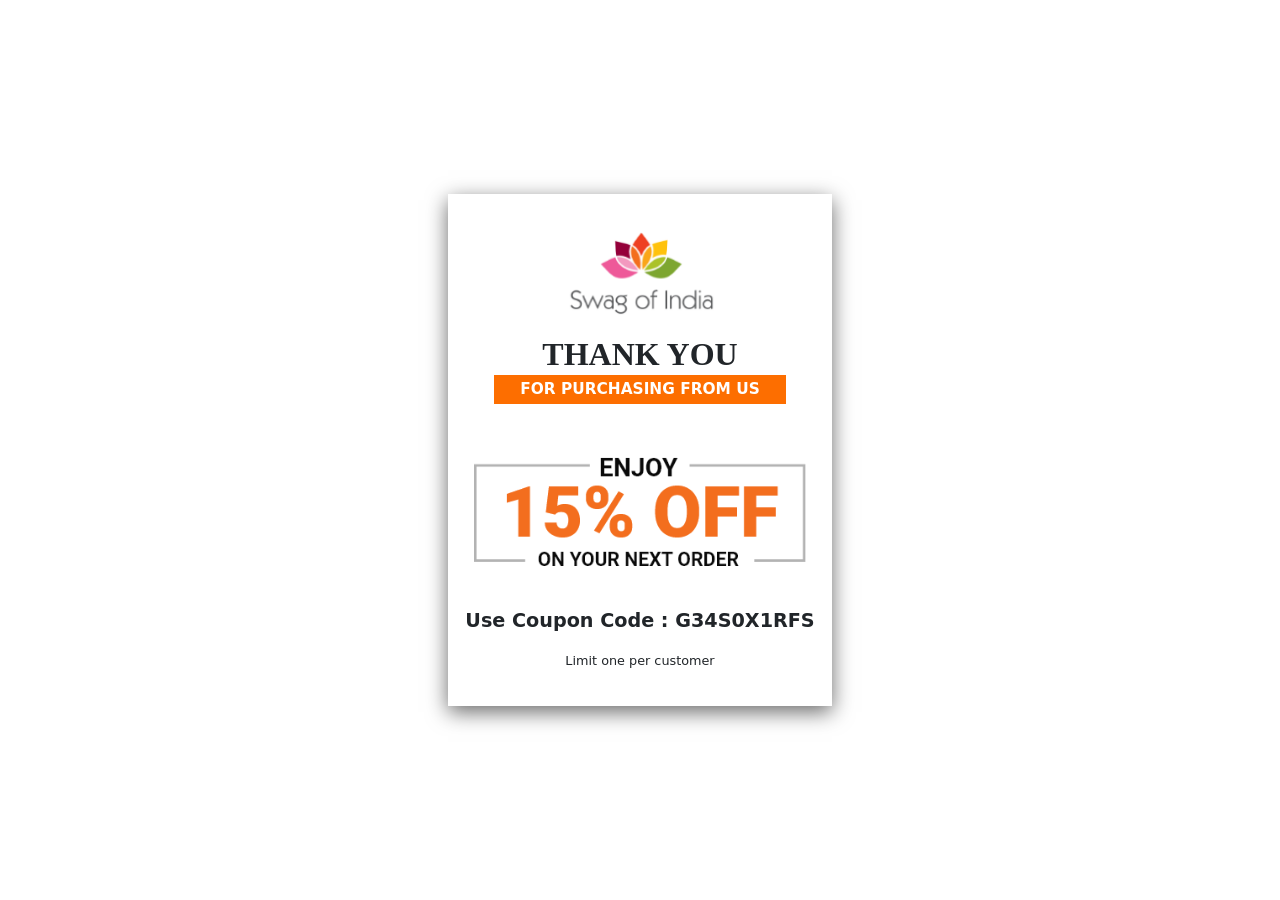
<file: thank-you.html>
<!DOCTYPE html>
<html lang="en">
<head>
    <meta charset="UTF-8">
    <meta http-equiv="X-UA-Compatible" content="IE=edge">
    <meta name="viewport" content="width=device-width, initial-scale=1.0">
    <title>Swag of India - Thank You</title>
    <link rel="icon" type="image/png" href="Images/carts.png">
    <link rel="stylesheet" href="css/style.css">
    <link rel="stylesheet" href="https://cdn.jsdelivr.net/npm/bootstrap@4.6.0/dist/css/bootstrap.min.css"
        integrity="sha384-B0vP5xmATw1+K9KRQjQERJvTumQW0nPEzvF6L/Z6nronJ3oUOFUFpCjEUQouq2+l" crossorigin="anonymous">
    <link href="https://cdn.jsdelivr.net/npm/bootstrap@5.0.0-beta2/dist/css/bootstrap.min.css" rel="stylesheet"
        integrity="sha384-BmbxuPwQa2lc/FVzBcNJ7UAyJxM6wuqIj61tLrc4wSX0szH/Ev+nYRRuWlolflfl" crossorigin="anonymous">
    <link rel="stylesheet" href="https://cdn.jsdelivr.net/npm/bootstrap-icons@1.3.0/font/bootstrap-icons.css">
</head>
<body>
    <div class="container-fluid">
        <div class="outline">
            <img class="logo-img" src="Images/logo.png" alt="logo image">
            <h2>THANK YOU</h2>
            <p class='subheading'>FOR PURCHASING FROM US</p>
            <img class="coupon-img" src="Images/coupon-offer.png" alt="15% off coupon">
            <p class="coupon">Use Coupon Code : G34S0X1RFS</p>
            <small>Limit one per customer</small>
        </div>
    </div>
<script>
    window.onload = () => {
        localStorage.clear();
    }
</script>
</body>
</html>
</file>
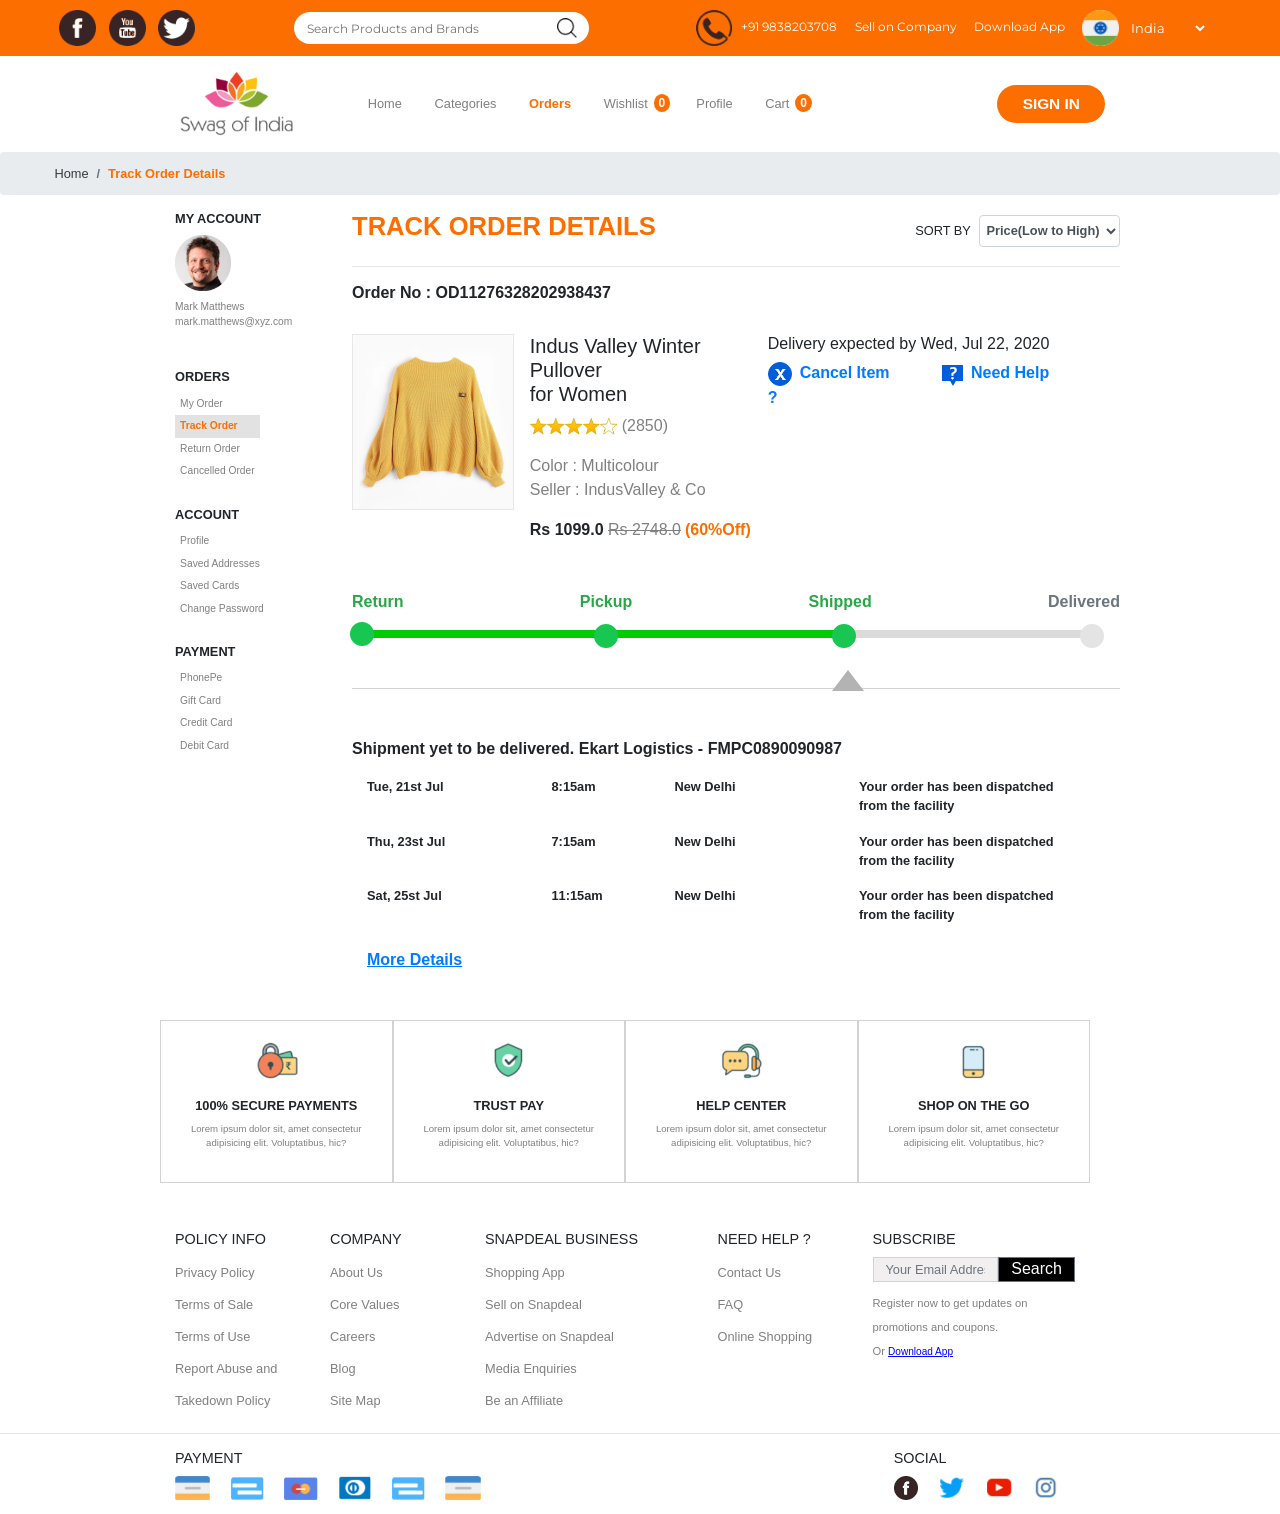
<file: Track-order-details.html>
<!DOCTYPE html>
<html lang="en">

<head>
    <meta charset="UTF-8">
    <meta name="viewport" content="width=device-width, initial-scale=1.0">
    <title>Swag of India - Track Order Details</title>
    <link rel="icon" type="image/png" href="Images/carts.png">
    <link rel="stylesheet" href="css/style.css">
    <link rel="stylesheet" href="https://cdn.jsdelivr.net/npm/bootstrap@4.6.0/dist/css/bootstrap.min.css"
        integrity="sha384-B0vP5xmATw1+K9KRQjQERJvTumQW0nPEzvF6L/Z6nronJ3oUOFUFpCjEUQouq2+l" crossorigin="anonymous">
    <link rel="stylesheet" href="https://cdn.jsdelivr.net/npm/bootstrap-icons@1.3.0/font/bootstrap-icons.css">
</head>

<body>
    <header>
        <!-- Start of Top Bar -->
        <div class="top-header" role='top header' id="back-to-top">
            <div class="social-img-holder" role='image holder'>
                <img src="Images/facebook.png" alt="facebook-icon" role='icon' aria-label='facebook icon'>
                <img src="Images/youtube.png" alt="youtube-icon" role='icon' aria-label='youtube icon'>
                <img src="Images/Twitter.png" alt="twitter-icon" role='icon' aria-label='twitter icon'>
            </div>
            <div class="search-box" role='search' id="search-box">
                <input type="search" name="searchbox" role="form" id="searchbox"
                    placeholder="Search Products and Brands" aria-labelledby="search-box">
                <img src="Images/magglass.png" alt="search-icon" role='icon' aria-label='magnifying glass icon'>
            </div>
            <div class="information-tab" role="info container">
                <img src="Images/call.png" id='call-icon' alt="call-icon" role='icon' aria-label='Phone icon'>
                <a id='ph-number' href="" role='link'>+91 9838203708</a>
                <a href="Seller-page.html" role='link'>Sell on Company</a>
                <a href="#" role='link'>Download App</a>
                <img src="Images/langicon.png" id="flag-icon" alt="lang-icon" role='icon' aria-label='language icon'>
                <form action="#" aria-label='form'>
                    <select name="lang-select" id="lang-select" aria-labelledby="select box">
                        <option value="India" role="option" aria-labelledby="Option1">India</option>
                        <option value="UK" role="option" aria-labelledby="Option1">UK</option>
                        <option value="Canada" role="option" aria-labelledby="Option2">Canada</option>
                        <option value="Germany" role="option" aria-labelledby="Option3">Germany</option>
                    </select>
                </form>
            </div>
        </div>
        <!-- End of Top Bar -->

        <!-- Start of Bottom Header -->
        <div class="bottom-header" id="bottom-head">
            <div class="sticky-bar-wrapper bg-white" id="sticky-section">
                <nav class="navbar navbar-expand-lg navbar-light bg-white" id="bottom-header-navbar">
                    <div class="container-fluid">
                        <a class="navbar-brand" href="index.html"><img id="logo_img" src="Images/logo.png" alt="logo" role="img"
                                aria-label=" website logo"></a>
                        <div class="input-group d-xl-none d-lg-none" id="search-box-container">
                            <input type="search" id="search-box-hidden" class="form-control"
                                placeholder="Search products and Brands" aria-label="search box"
                                aria-describedby="basic-addon1">
                            <span id="basic-addon1"><img src="Images/magglass.png" alt="search-icon" role="icon"
                                    aria-labelledby="magnifying glass icon"></span>
                        </div>
                        <button class="navbar-toggler" type="button" data-toggle="collapse"
                            data-target="#navbarTogglerDemo02" aria-controls="navbarTogglerDemo02" aria-expanded="false"
                            aria-label="Toggle navigation">
                            <span class="navbar-toggler-icon"></span>
                        </button>
                        <div class="collapse navbar-collapse" id="navbarTogglerDemo02">
                            <ul class="navbar-nav mr-auto mt-2 ml-xl-5 ml-lg-5 ml-md-0 mt-lg-0 text-center">
                                <li class="nav-item">
                                    <a class="nav-link" href="index.html">Home</a>
                                </li>
                                <li class="nav-item dropdown">
                                    <a class="nav-link drop-btn" href="Product-list.html">Categories</a>
                                    <div class="dropdown-content mt-2">
                                        <a href="Product-list.html">Men</a>
                                        <a href="Product-list.html">Women</a>
                                        <a href="Product-list.html">Ethnic</a>
                                      </div>
                                </li>
                                <li class="nav-item dropdown2">
                                    <a class="nav-link active drop-btn2" href="my-order.html">Orders</a>
                                    <div class="dropdown-content2 mt-2">
                                        <a href="my-order.html">My Orders</a>
                                        <a href="Track-order.html">Track Orders</a>
                                        <a href="Return-order.html">Return Orders</a>
                                      </div>
                                </li>
                                <li class="nav-item wishlist">
                                    <a class="nav-link" href="Wishlist.html">Wishlist</a>
                                    <span class="badge" id="wishlist-badge">0</span>
                                </li>
                                <li class="nav-item">
                                    <a class="nav-link ml-xl-3 ml-md-0" href="My-profile.html">Profile</a>
                                </li>
                                <li class="nav-item notification">
                                    <a class="nav-link" href="Cart-page.html">Cart</a>
                                    <span class="badge" id="cart-badge">0</span>
                                </li>
                            </ul>
                            <form class="form-inline my-2 my-lg-0 d-flex flex-column align-items-stretch justify-content-start">
                                <button class="btn btn-orange my-2 my-sm-0" id="signin" type="button" data-toggle="modal"
                                data-target="#exampleModalCenter" aria-labelledby='sign-in-btn'>SIGN IN</button>
                            </form>
                        </div>
                    </div>
                </nav>
            </div>
            <!-- LOGIN MODAL -->
            <div class="modal fade" id="exampleModalCenter" tabindex="-1" role="dialog"
                aria-label="exampleModalCenterTitle" aria-hidden="true">
                <div class="modal-dialog modal-dialog-centered" role="document">
                    <div class="modal-content">
                        <div class="modal-header d-flex flex-column align-items-center">
                            <button type="button" class="close" data-dismiss="modal" aria-label="Close">
                                <span aria-hidden="true">&times;</span>
                            </button>
                            <img src="Images/logo.png" alt="modal logo">
                        </div>
                        <div class="modal-body">
                            <!-- Addition of Tabs -->
                            <ul class="nav nav-tabs nav-justified" id="myTab" role="tablist">
                                <li class="nav-item">
                                    <a href="#login" id="tab1" class='nav-link active' style="border-color: white;" aria-controls="login"
                                        aria-selected='true' role="tab" tabindex=1 data-toggle='tab'>LOGIN</a>
                                </li>
                                <li class="nav-item">
                                    <a href="#create-account" id="tab2" class='nav-link' style="border-color: white;" aria-controls="create-account"
                                        aria-selected='false' role="tab" tabindex=0 data-toggle='tab'>CREATE ACCOUNT</a>
                                </li>
                            </ul>
                            <div class="tab-content mt-3" id="myTabContent">
                                <div class="tab-pane active" id="login" role="tabpanel" aria-labelledby="tab1"
                                    aria-hidden='false'>
                                    <!-- Addition of Form 1 -->
                                    <form class="d-flex flex-column">
                                        <div class="form-group">
                                            <label for="exampleInputEmail1">Email address <span
                                                    class='required'>*</span></label>
                                            <input type="email" class="form-control" id="exampleInputEmail1"
                                                role="email" placeholder="Enter email">
                                        </div>
                                        <div class="form-group">
                                            <label for="exampleInputPassword1">Password <span
                                                    class='required'>*</span></label>
                                            <div class="input-group d-flex flex-row">
                                                <input type="password" class="form-control" id="exampleInputPassword1"
                                                    placeholder="Password">
                                                <div class="input-group-append">
                                                    <div class="input-group-text">
                                                        <i class='bi bi-eye-fill ml-2'></i>
                                                    </div>
                                                </div>
                                            </div>
                                        </div>
                                        <button type="submit" class="btn btn-orange rounded-0">SIGN
                                            IN</button><br>
                                        <button type="submit" class="btn btn-default2 rounded-0">FORGOT YOUR
                                            PASSWORD?</button>
                                    </form>
                                </div>
                                <div class="tab-pane" id="create-account" role="tabpanel" aria-labelledby="tab2"
                                    aria-hidden='true'>
                                    <!-- Addition of Form 2 -->
                                    <form class="d-flex flex-column">
                                        <div class="form-group">
                                            <label for="exampleInputUsername2">Username <span
                                                    class='required'>*</span></label>
                                            <input type="text" class="form-control" id="exampleInputUsername2"
                                                role="username" placeholder="Enter Username">
                                        </div>
                                        <div class="form-group">
                                            <label for="exampleInputEmail2">Email address <span
                                                    class='required'>*</span></label>
                                            <input type="email" class="form-control" id="exampleInputEmail2"
                                                role="email" placeholder="Enter email">
                                        </div>
                                        <div class="form-group">
                                            <label for="exampleInputPassword2">Password <span
                                                    class='required'>*</span></label>
                                            <div class="input-group d-flex flex-row">
                                                <input type="password" class="form-control" id="exampleInputPassword2"
                                                    placeholder="Password">
                                                <div class="input-group-append">
                                                    <div class="input-group-text">
                                                        <i class='bi bi-eye-fill ml-2'></i>
                                                    </div>
                                                </div>
                                            </div>
                                        </div>
                                        <button type="submit"
                                            class="btn btn-default btn-hover btn-orange rounded-0">CREATE
                                            ACCOUNT</button><br>
                                    </form>
                                </div>
                            </div>
                        </div>
                        <!-- End of Tabs -->
                        <!-- Start of Modal Footer -->
                        <div class="modal-footer d-flex flex-column justify-items-center">
                            <span>Or Login With</span>
                            <div class="modal-social-btn">
                                <a class="btn text-white" style="background-color: #3b5998" href="#!"
                                    role="button"><span class="bi bi-facebook">FACEBOOK</span></a>
                                <a class="btn text-white" style="background-color: #55acee" href="#!"
                                    role="button"><span class="bi bi-twitter">TWITTER</span></a>
                                <a class="btn text-white" style="background-color: #dd4b39" href="#!"
                                    role="button"><span class="bi bi-google">GOOGLE</span></a>
                            </div>
                        </div>
                        <!-- Start of Modal Footer -->
                    </div>
                </div>
            </div>
            <!-- LOGIN MODAL -->
        </div>
    </header>
    <a class='back-to-top-btn float-right' id="scroll-btn" role='button' aria-label='back to top button'>
        <img src="Images/up-green.png" alt="goto top" role="icon" aria-label='back to top image'>
    </a>
    <!-- End of Bottom Header -->

    <!-- Start of return order section -->
    <nav aria-label="breadcrumb">
        <ol class="breadcrumb">
            <li class="breadcrumb-item"><a class="text-dark" href="index.html">Home</a></li>
            <li class="breadcrumb-item active" aria-current="page">Track Order Details</li>
        </ol>
    </nav>

    <section class="track-order-details">
        <div class="mega-container">
            <aside
            class='grid-column-1 container d-flex flex-lg-column align-items-lg-start justify-content-lg-start flex-md-column align-items-md-start float-lg-left'>
            <div class="profile mb-4 d-flex flex-column justify-content-center align-items-start">
                <h6 class="font-weight-bold my-account-heading">MY ACCOUNT</h6>
                <img src="Images/profile-head.png" alt="Profile picture">
                <p class='mb-0 mt-2'>Mark Matthews</p>
                <p>mark.matthews@xyz.com</p>
            </div>
            <div class="orders mb-4">
                <h6 class="font-weight-bold">ORDERS</h6>
                <div class="list-group border-0">
                    <a href="my-order.html" class="list-items">My Order</a>
                    <a href="Track-order.html" class="list-items list-item-active font-weight-bold">Track Order</a>
                    <a href="Return-order.html" class="list-items">Return Order</a>
                    <a href="Track-order.html" class="list-items">Cancelled Order</a>
                </div>
            </div>
            <div class="account mb-4">
                <h6 class="font-weight-bold">ACCOUNT</h6>
                <div class="list-group">
                    <a href="My-profile.html" class="list-items">Profile</a>
                    <a href="My-profile.html" class="list-items">Saved Addresses</a>
                    <a href="My-profile.html" class="list-items">Saved Cards</a>
                    <a href="My-profile.html" class="list-items">Change Password</a>
                </div>
            </div>
            <div class="payment mb-4">
                <h6 class="font-weight-bold">PAYMENT</h6>
                <div class="list-group">
                    <a href="#" class="list-items">PhonePe</a>
                    <a href="#" class="list-items">Gift Card</a>
                    <a href="#" class="list-items">Credit Card</a>
                    <a href="#" class="list-items">Debit Card</a>
                </div>
            </div>
            </aside>
            <main class='flex-container grid-column-2'>
                <div class="top-flex-container">
                    <h3 class="font-weight-bold">TRACK ORDER DETAILS</h3>
                    <form class='form-inline'>
                        <div class="form-group">
                            <label class='mr-2' for="exampleFormControlSelect1">SORT BY</label>
                            <select class="form-control" id="exampleFormControlSelect1">
                                <option>Price(Low to High)</option>
                                <option>Price(High to Low)</option>
                                <option>Newest First</option>
                                <option>Oldest First</option>
                                <option>Featured</option>
                            </select>
                        </div>
                    </form>
                </div>
                <hr>
                <h6 class='order-num font-weight-bold'>Order No : OD11276328202938437</h6>
                <br>
                <div class="img-info">
                    <div class="media2">
                        <img class=" mr-3" src="Images/product3.png" alt="Sweater image">
                        <div class="media-body">
                            <h5 class="mt-0">Indus Valley Winter Pullover <br> for Women</h5>
                            <div class="stars-group d-flex align-items-center">
                                <img class="stars" src="Images/star.png" alt="star-rating" role="icon"
                                    aria-label='star rating'>
                                <img class="stars" src="Images/star.png" alt="star-rating" role="icon"
                                    aria-label='star rating'>
                                <img class="stars" src="Images/star.png" alt="star-rating" role="icon"
                                    aria-label='star rating'>
                                <img class="stars" src="Images/star.png" alt="star-rating" role="icon"
                                    aria-label='star rating'>
                                <img class="stars" src="Images/star-empty.png" alt="star-rating" role="icon"
                                    aria-label='star rating'>
                                <span class='ml-1'>(2850)</span>
                            </div>
                            <p class='specs mt-3 mb-0'>Color : Multicolour</p>
                            <p class='specs mt-0'>Seller : IndusValley & Co</p>
                            <p class='pricing mt-2 mb-0'><strong>Rs 1099.0</strong> <del>Rs 2748.0</del><span
                                    class="offer font-weight-bold ml-1">(60%Off)</span></p>
                        </div>
                    </div>
                    <div class="return-box">
                        <h6>Delivery expected by Wed, Jul 22, 2020</h6>
                        <img src="Images/blueX.png" alt="Question Icon"><a href="#"><span
                            class='ml-2 text-primary font-weight-bold'>Cancel Item</span></a>
                        <img class="ml-5" src="Images/Question-box.png" alt="Question Icon"><a href="#"><span
                                class='ml-2 text-primary font-weight-bold'>Need Help ?</span></a>
                    </div>
                </div>
                <br>
                <br>
                
                <div class="progressbar d-flex justify-content-between w-100">
                    <p class="start text-success font-weight-bold">Return</p>
                    <p class="end text-success font-weight-bold">Pickup</p>
                    <p class="end text-success font-weight-bold">Shipped</p>
                    <p class="end text-secondary font-weight-bold">Delivered</p>
                </div>
                <div class="d-flex justify-content-start align-items-start w-100">
                    <div class="d-flex">
                        <span class='green-bar1'></span>
                        <span class='green-bar2'></span>
                    </div>
                    <div class="d-flex">  
                        <span class='grey-bar'></span>
                    </div>
                </div>
                <br>
                <div class='grey-line1 w-100'></div>
                <p class="table-heading font-weight-bold mt-5">Shipment yet to be delivered. Ekart Logistics - FMPC0890090987</p>
                <div class="tabulation w-100 container-fluid">
                    <div class="row font-weight-bold mb-3">
                        <div class="col col-xl-3">
                            Tue, 21st Jul
                        </div>
                        <div class="col col-xl-2">
                            8:15am
                        </div>
                        <div class="col col-xl-3">
                            New Delhi
                        </div>
                        <div class="col col-xl-4">
                            Your order has been dispatched from the facility
                        </div>
                    </div>
                    <div class="row font-weight-bold mb-3">
                        <div class="col col-xl-3">
                            Thu, 23st Jul
                        </div>
                        <div class="col col-xl-2">
                            7:15am
                        </div>
                        <div class="col col-xl-3">
                            New Delhi
                        </div>
                        <div class="col col-xl-4">
                            Your order has been dispatched from the facility
                        </div>
                    </div>
                    <div class="row font-weight-bold">
                        <div class="col col-xl-3">
                            Sat, 25st Jul
                        </div>
                        <div class="col col-xl-2">
                            11:15am
                        </div>
                        <div class="col col-xl-3">
                            New Delhi
                        </div>
                        <div class="col col-xl-4">
                            Your order has been dispatched from the facility
                        </div>
                    </div>
                    <br>
                    <a class="link-under" href="#">More Details</a>
                </div>
                
            </main>
        </div>
    </section>


    <!-- Start of Payment and Help -->
    <section class='payment-help mt-5' aria-label='payments and help section'>
        <div class="container-fluid w-75">
            <div class="row">
                <div class="col col-xl-3 col-lg-3 col-md-6 col-sm-12 d-flex flex-column align-items-center justify-content-center text-center">
                    <img src="Images/secure-pay.png" alt="securepay" role="img" aria-label='secure pay image'>
                    <h2>100% SECURE PAYMENTS</h2>
                    <p>Lorem ipsum dolor sit, amet consectetur adipisicing elit. Voluptatibus, hic?</p>
                </div>
                <div class="col col-xl-3 col-lg-3 col-md-6 col-sm-12 d-flex flex-column align-items-center justify-content-center text-center">
                    <img src="Images/trust-pay.png" alt="trustpay" role="img" aria-label='trust pay image'>
                    <h2>TRUST PAY</h2>
                    <p>Lorem ipsum dolor sit, amet consectetur adipisicing elit. Voluptatibus, hic?</p>
                </div>
                <div class="col col-xl-3 col-lg-3 col-md-6 col-sm-12 d-flex flex-column align-items-center justify-content-center text-center">
                    <img src="Images/help-center.png" alt="helpcenter" role="img" aria-label='help center image'>
                    <h2>HELP CENTER</h2>
                    <p>Lorem ipsum dolor sit, amet consectetur adipisicing elit. Voluptatibus, hic?</p>
                </div>
                <div class="col col-xl-3 col-lg-3 col-md-6 col-sm-12 d-flex flex-column align-items-center justify-content-center text-center">
                    <img src="Images/shop-on-go.png" alt="shopongo" role="img" aria-label='shop on go image'>
                    <h2>SHOP ON THE GO</h2>
                    <p>Lorem ipsum dolor sit, amet consectetur adipisicing elit. Voluptatibus, hic?</p>
                </div>
            </div>
        </div>
    </section>
    <!-- End of Payments and Help -->

    <!-- Start of Footer -->
    <footer class="mt-5">
        <div class="container-fluid w-75">
            <div class="row">
                <div
                    class="col col-xl-2 col-lg-3 col-md-3 col-sm-4 d-flex flex-column align-items-start justify-content-start">
                    <h3>POLICY INFO</h3>
                    <a href="#" role='link'>Privacy Policy</a>
                    <a href="#" role='link'>Terms of Sale</a>
                    <a href="#" role='link'>Terms of Use</a>
                    <a href="#" role='link'>Report Abuse and Takedown Policy</a>
                </div>
                <div class="col col-xl-2 col-lg-3 col-md-2 col-sm-3 d-flex flex-column align-items-start">
                    <h3>COMPANY</h3>
                    <a href="#" role='link'>About Us</a>
                    <a href="#" role='link'>Core Values</a>
                    <a href="#" role='link'>Careers</a>
                    <a href="#" role='link'>Blog</a>
                    <a href="#" role='link'>Site Map</a>
                </div>
                <div class="col col-xl-3 col-lg-3 col-md-4 col-sm-5 d-flex flex-column align-items-start">
                    <h3>SNAPDEAL BUSINESS</h3>
                    <a href="#" role='link'>Shopping App</a>
                    <a href="#" role='link'>Sell on Snapdeal</a>
                    <a href="#" role='link'>Advertise on Snapdeal</a>
                    <a href="#" role='link'>Media Enquiries</a>
                    <a href="#" role='link'>Be an Affiliate</a>
                </div>
                <div
                    class="col col-xl-2 col-lg-3 col-md-3 col-sm-4 mt-md-0 mt-sm-5 d-flex flex-column align-items-start">
                    <h3>NEED HELP ?</h3>
                    <a href="#" role='link'>Contact Us</a>
                    <a href="FAQ.html" role='link'>FAQ</a>
                    <a href="#" role='link'>Online Shopping</a>
                </div>
                <div class="col col-xl-3 col-lg-5 col-md-6 col-sm-7 mt-xl-0 mt-lg-5 mt-md-5 mt-sm-5">
                    <h3>SUBSCRIBE</h3>
                    <div class="input-group mb-2 d-flex justify-content-center align-items-center">
                        <input type="text" class="form-control" placeholder="Your Email Address"
                            aria-label="Recipient's username" aria-describedby="button-addon2">
                        <button class="btn btn-outline-secondary d-flex align-items-center" type="button"
                            id="button-addon2">Search</button>
                    </div>
                    <small>Register now to get updates on promotions and coupons.<br> Or <a href="#">Download
                            App</a></small>
                </div>
            </div>
        </div>
        <hr>
        <div class="bottom-footer container-fluid w-75">
            <div class="row">
                <div class="col d-flex flex-row justify-content-between">
                    <div class="box-1">
                        <h3>PAYMENT</h3>
                        <div class="card-holder">
                            <img src="Images/card1.png" alt="card1" role="icon" aria-label='card image'>
                            <img src="Images/card2.png" alt="card2" role="icon" aria-label='card image'>
                            <img src="Images/card3.png" alt="card3" role="icon" aria-label='card image'>
                            <img src="Images/card4.png" alt="card4" role="icon" aria-label='card image'>
                            <img src="Images/card2.png" alt="cod" role="icon" aria-label='card image'>
                            <img src="Images/card1.png" alt="netbanking" role="icon" aria-label='card image'>
                        </div>
                    </div>
                    <div class="box-2">
                        <h3>SOCIAL</h3>
                        <div class="social-holder">
                            <img src="Images/facebook.png" alt="facebook" role="icon" aria-label='facebook icon'>
                            <img src="Images/tw-footer.png" alt="twitter" role="icon" aria-label='twitter icon'>
                            <img src="Images/yt-footer.png" alt="youtube" role="icon" aria-label='youtube icon'>
                            <img src="Images/ins-footer.png" alt="instagram" role="icon" aria-label='instagram icon'>
                        </div>
                    </div>
                </div>
            </div>
        </div>
    </footer>
    <!-- End of Footer -->
    <script src="Javascript/index.js"></script>
    <script src="https://code.jquery.com/jquery-3.5.1.slim.min.js"
        integrity="sha384-DfXdz2htPH0lsSSs5nCTpuj/zy4C+OGpamoFVy38MVBnE+IbbVYUew+OrCXaRkfj" crossorigin="anonymous">
    </script>
    <script src="https://cdn.jsdelivr.net/npm/bootstrap@4.6.0/dist/js/bootstrap.bundle.min.js"
        integrity="sha384-Piv4xVNRyMGpqkS2by6br4gNJ7DXjqk09RmUpJ8jgGtD7zP9yug3goQfGII0yAns" crossorigin="anonymous">
    </script>
    <script>
        window.onload = function () {
            cart_num = JSON.parse(localStorage.getItem("Products_IDs")).length;
            document.querySelector('#cart-badge').innerHTML = cart_num;
            wishlist_num = JSON.parse(localStorage.getItem("Wishlist_IDs")).length;
            document.querySelector('#wishlist-badge').innerHTML = wishlist_num;
        }
    </script>
</body>

</html>
</file>
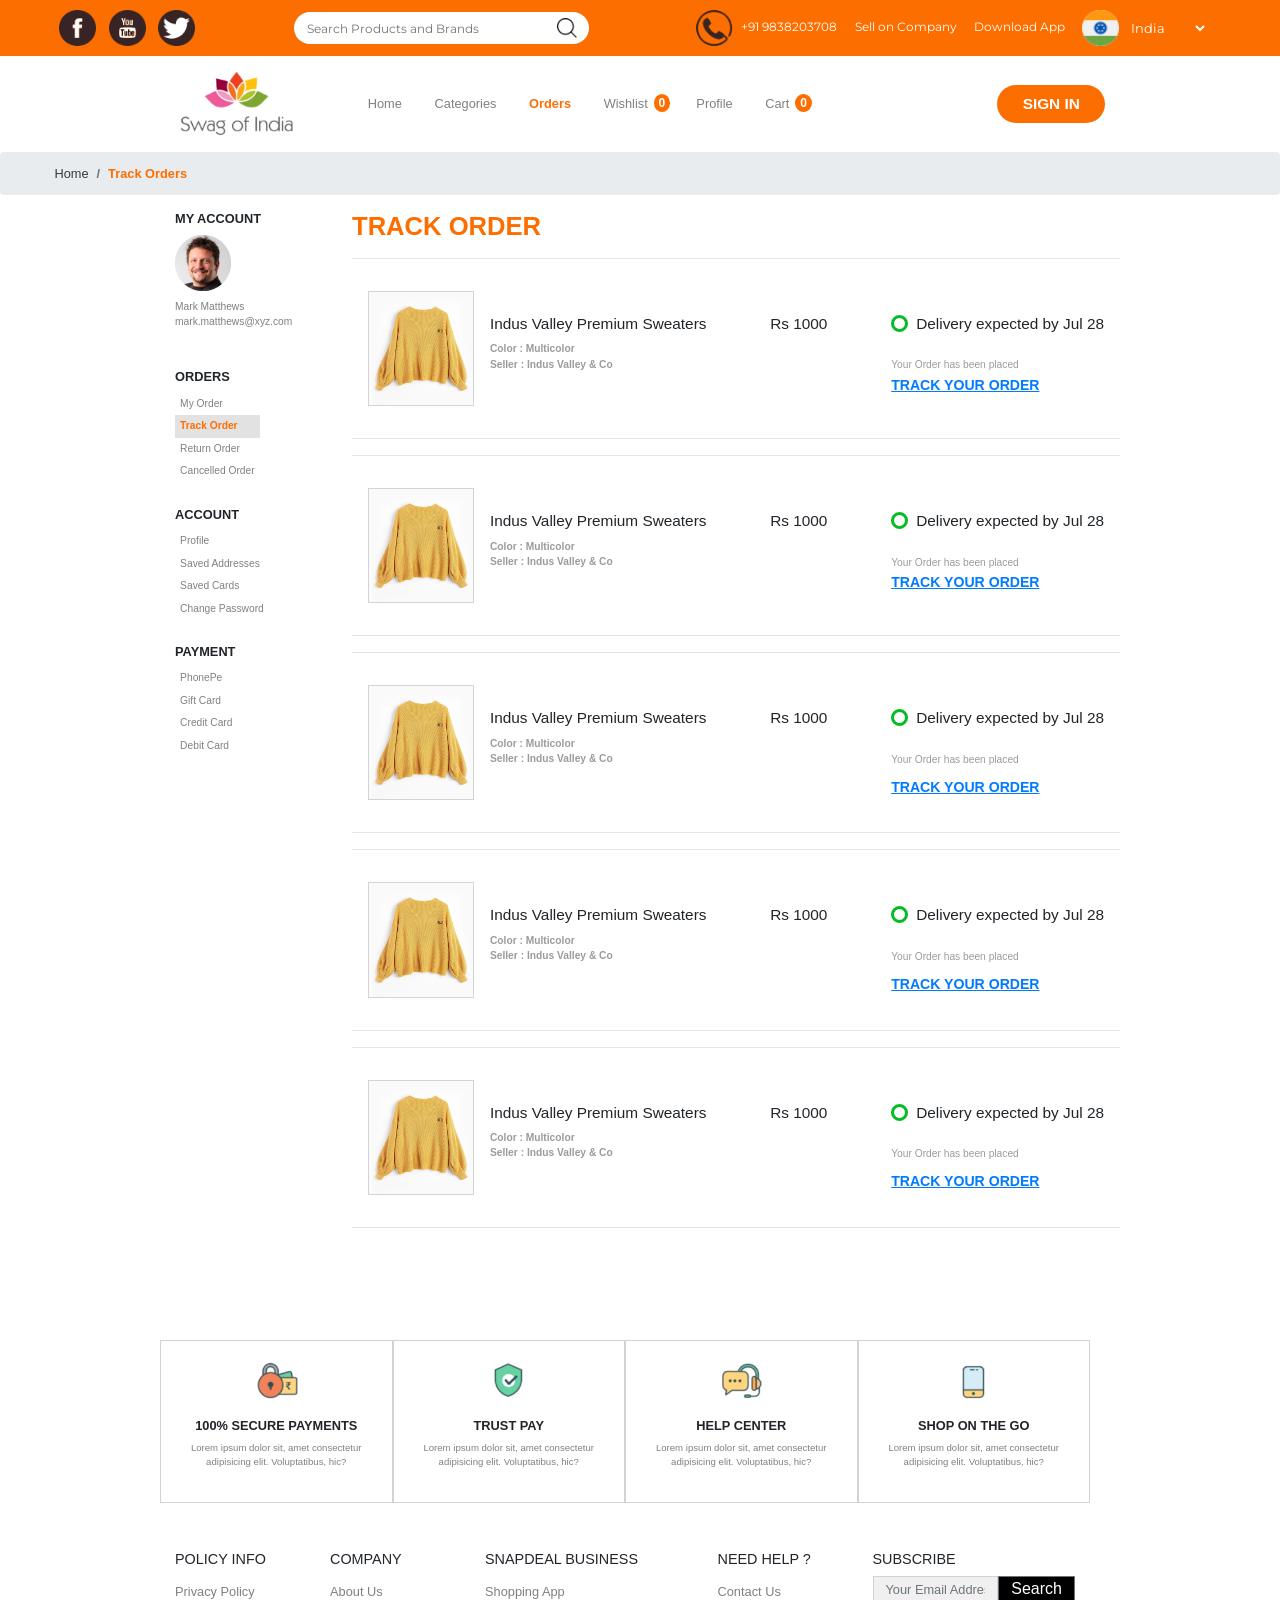
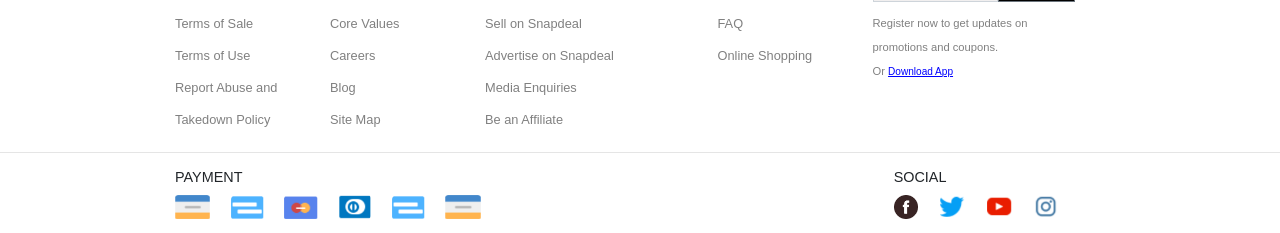
<file: Track-order.html>
<!DOCTYPE html>
<html lang="en">

<head>
    <meta charset="UTF-8">
    <meta name="viewport" content="width=device-width, initial-scale=1.0">
    <title>Swag of India - Track Order</title>
    <link rel="icon" type="image/png" href="Images/carts.png">
    <link rel="stylesheet" href="css/style.css">
    <link rel="stylesheet" href="https://cdn.jsdelivr.net/npm/bootstrap@4.6.0/dist/css/bootstrap.min.css"
    integrity="sha384-B0vP5xmATw1+K9KRQjQERJvTumQW0nPEzvF6L/Z6nronJ3oUOFUFpCjEUQouq2+l" crossorigin="anonymous">
    <link rel="stylesheet" href="https://cdn.jsdelivr.net/npm/bootstrap-icons@1.3.0/font/bootstrap-icons.css">
</head>
<body>
    <header>
        <!-- Start of Top Bar -->
        <div class="top-header" role='top header' id="back-to-top">
            <div class="social-img-holder" role='image holder'>
                <img src="Images/facebook.png" alt="facebook-icon" role='icon' aria-label='facebook icon'>
                <img src="Images/youtube.png" alt="youtube-icon" role='icon' aria-label='youtube icon'>
                <img src="Images/Twitter.png" alt="twitter-icon" role='icon' aria-label='twitter icon'>
            </div>
            <div class="search-box" role='search' id="search-box">
                <input type="search" name="searchbox" role="form" id="searchbox"
                    placeholder="Search Products and Brands" aria-labelledby="search-box">
                <img src="Images/magglass.png" alt="search-icon" role='icon' aria-label='magnifying glass icon'>
            </div>
            <div class="information-tab" role="info container">
                <img src="Images/call.png" id='call-icon' alt="call-icon" role='icon' aria-label='Phone icon'>
                <a id='ph-number' href="" role='link'>+91 9838203708</a>
                <a href="Seller-page.html" role='link'>Sell on Company</a>
                <a href="#" role='link'>Download App</a>
                <img src="Images/langicon.png" id="flag-icon" alt="lang-icon" role='icon' aria-label='language icon'>
                <form action="#" aria-label='form'>
                    <select name="lang-select" id="lang-select" aria-labelledby="select box">
                        <option value="India" role="option" aria-labelledby="Option1">India</option>
                        <option value="UK" role="option" aria-labelledby="Option1">UK</option>
                        <option value="Canada" role="option" aria-labelledby="Option2">Canada</option>
                        <option value="Germany" role="option" aria-labelledby="Option3">Germany</option>
                    </select>
                </form>
            </div>
        </div>
        <!-- End of Top Bar -->

        <!-- Start of Bottom Header -->
        <div class="bottom-header" id="bottom-head">
            <div class="sticky-bar-wrapper bg-white" id="sticky-section">
                <nav class="navbar navbar-expand-lg navbar-light bg-white" id="bottom-header-navbar">
                    <div class="container-fluid">
                        <a class="navbar-brand" href="index.html"><img id="logo_img" src="Images/logo.png" alt="logo" role="img"
                                aria-label=" website logo"></a>
                        <div class="input-group d-xl-none d-lg-none" id="search-box-container">
                            <input type="search" id="search-box-hidden" class="form-control"
                                placeholder="Search products and Brands" aria-label="search box"
                                aria-describedby="basic-addon1">
                            <span id="basic-addon1"><img src="Images/magglass.png" alt="search-icon" role="icon"
                                    aria-labelledby="magnifying glass icon"></span>
                        </div>
                        <button class="navbar-toggler" type="button" data-toggle="collapse"
                            data-target="#navbarTogglerDemo02" aria-controls="navbarTogglerDemo02" aria-expanded="false"
                            aria-label="Toggle navigation">
                            <span class="navbar-toggler-icon"></span>
                        </button>
                        <div class="collapse navbar-collapse" id="navbarTogglerDemo02">
                            <ul class="navbar-nav mr-auto mt-2 ml-xl-5 ml-lg-5 ml-md-0 mt-lg-0 text-center">
                                <li class="nav-item">
                                    <a class="nav-link" href="index.html">Home</a>
                                </li>
                                <li class="nav-item dropdown">
                                    <a class="nav-link drop-btn" href="Product-list.html">Categories</a>
                                    <div class="dropdown-content mt-2">
                                        <a href="Product-list.html">Men</a>
                                        <a href="Product-list.html">Women</a>
                                        <a href="Product-list.html">Ethnic</a>
                                      </div>
                                </li>
                                <li class="nav-item dropdown2">
                                    <a class="nav-link active drop-btn2" href="my-order.html">Orders</a>
                                    <div class="dropdown-content2 mt-2">
                                        <a href="my-order.html">My Orders</a>
                                        <a href="Track-order.html">Track Orders</a>
                                        <a href="Return-order.html">Return Orders</a>
                                      </div>
                                </li>
                                <li class="nav-item wishlist">
                                    <a class="nav-link" href="Wishlist.html">Wishlist</a>
                                    <span class="badge" id="wishlist-badge">0</span>
                                </li>
                                <li class="nav-item">
                                    <a class="nav-link ml-xl-3 ml-md-0" href="My-profile.html">Profile</a>
                                </li>
                                <li class="nav-item notification">
                                    <a class="nav-link" href="Cart-page.html">Cart</a>
                                    <span class="badge" id="cart-badge">0</span>
                                </li>
                            </ul>
                            <form class="form-inline my-2 my-lg-0 d-flex flex-column align-items-stretch justify-content-start">
                                <button class="btn btn-orange my-2 my-sm-0" id="signin" type="button" data-toggle="modal"
                                data-target="#exampleModalCenter" aria-labelledby='sign-in-btn'>SIGN IN</button>
                            </form>
                        </div>
                    </div>
                </nav>
            </div>
            <!-- LOGIN MODAL -->
            <div class="modal fade" id="exampleModalCenter" tabindex="-1" role="dialog"
                aria-label="exampleModalCenterTitle" aria-hidden="true">
                <div class="modal-dialog modal-dialog-centered" role="document">
                    <div class="modal-content">
                        <div class="modal-header d-flex flex-column align-items-center">
                            <button type="button" class="close" data-dismiss="modal" aria-label="Close">
                                <span aria-hidden="true">&times;</span>
                            </button>
                            <img src="Images/logo.png" alt="modal logo">
                        </div>
                        <div class="modal-body">
                            <!-- Addition of Tabs -->
                            <ul class="nav nav-tabs nav-justified" id="myTab" role="tablist">
                                <li class="nav-item">
                                    <a href="#login" id="tab1" class='nav-link active' style="border-color: white;" aria-controls="login"
                                        aria-selected='true' role="tab" tabindex=1 data-toggle='tab'>LOGIN</a>
                                </li>
                                <li class="nav-item">
                                    <a href="#create-account" id="tab2" class='nav-link' style="border-color: white;" aria-controls="create-account"
                                        aria-selected='false' role="tab" tabindex=0 data-toggle='tab'>CREATE ACCOUNT</a>
                                </li>
                            </ul>
                            <div class="tab-content mt-3" id="myTabContent">
                                <div class="tab-pane active" id="login" role="tabpanel" aria-labelledby="tab1"
                                    aria-hidden='false'>
                                    <!-- Addition of Form 1 -->
                                    <form class="d-flex flex-column">
                                        <div class="form-group">
                                            <label for="exampleInputEmail1">Email address <span
                                                    class='required'>*</span></label>
                                            <input type="email" class="form-control" id="exampleInputEmail1"
                                                role="email" placeholder="Enter email">
                                        </div>
                                        <div class="form-group">
                                            <label for="exampleInputPassword1">Password <span
                                                    class='required'>*</span></label>
                                            <div class="input-group d-flex flex-row">
                                                <input type="password" class="form-control" id="exampleInputPassword1"
                                                    placeholder="Password">
                                                <div class="input-group-append">
                                                    <div class="input-group-text">
                                                        <i class='bi bi-eye-fill ml-2'></i>
                                                    </div>
                                                </div>
                                            </div>
                                        </div>
                                        <button type="submit" class="btn btn-orange rounded-0">SIGN
                                            IN</button><br>
                                        <button type="submit" class="btn btn-default2 rounded-0">FORGOT YOUR
                                            PASSWORD?</button>
                                    </form>
                                </div>
                                <div class="tab-pane" id="create-account" role="tabpanel" aria-labelledby="tab2"
                                    aria-hidden='true'>
                                    <!-- Addition of Form 2 -->
                                    <form class="d-flex flex-column">
                                        <div class="form-group">
                                            <label for="exampleInputUsername2">Username <span
                                                    class='required'>*</span></label>
                                            <input type="text" class="form-control" id="exampleInputUsername2"
                                                role="username" placeholder="Enter Username">
                                        </div>
                                        <div class="form-group">
                                            <label for="exampleInputEmail2">Email address <span
                                                    class='required'>*</span></label>
                                            <input type="email" class="form-control" id="exampleInputEmail2"
                                                role="email" placeholder="Enter email">
                                        </div>
                                        <div class="form-group">
                                            <label for="exampleInputPassword2">Password <span
                                                    class='required'>*</span></label>
                                            <div class="input-group d-flex flex-row">
                                                <input type="password" class="form-control" id="exampleInputPassword2"
                                                    placeholder="Password">
                                                <div class="input-group-append">
                                                    <div class="input-group-text">
                                                        <i class='bi bi-eye-fill ml-2'></i>
                                                    </div>
                                                </div>
                                            </div>
                                        </div>
                                        <button type="submit"
                                            class="btn btn-default btn-hover btn-orange rounded-0">CREATE
                                            ACCOUNT</button><br>
                                    </form>
                                </div>
                            </div>
                        </div>
                        <!-- End of Tabs -->
                        <!-- Start of Modal Footer -->
                        <div class="modal-footer d-flex flex-column justify-items-center">
                            <span>Or Login With</span>
                            <div class="modal-social-btn">
                                <a class="btn text-white" style="background-color: #3b5998" href="#!"
                                    role="button"><span class="bi bi-facebook">FACEBOOK</span></a>
                                <a class="btn text-white" style="background-color: #55acee" href="#!"
                                    role="button"><span class="bi bi-twitter">TWITTER</span></a>
                                <a class="btn text-white" style="background-color: #dd4b39" href="#!"
                                    role="button"><span class="bi bi-google">GOOGLE</span></a>
                            </div>
                        </div>
                        <!-- Start of Modal Footer -->
                    </div>
                </div>
            </div>
            <!-- LOGIN MODAL -->
        </div>
    </header>
    <a class='back-to-top-btn float-right' id="scroll-btn" role='button' aria-label='back to top button'>
        <img src="Images/up-green.png" alt="goto top" role="icon" aria-label='back to top image'>
    </a>
    <!-- End of Bottom Header -->

    <!-- Start of my-profile page -->

    <nav aria-label="breadcrumb">
        <ol class="breadcrumb">
            <li class="breadcrumb-item"><a class="text-dark" href="index.html">Home</a></li>
            <li class="breadcrumb-item active" aria-current="page">Track Orders</li>
        </ol>
    </nav>

    <div class="mega-container">
        <aside
        class='grid-column-1 container d-flex flex-lg-column align-items-lg-start justify-content-lg-start flex-md-column align-items-md-start float-lg-left'>
        <div class="profile mb-4 d-flex flex-column justify-content-center align-items-start">
            <h6 class="font-weight-bold my-account-heading">MY ACCOUNT</h6>
            <img src="Images/profile-head.png" alt="Profile picture">
            <p class='mb-0 mt-2'>Mark Matthews</p>
            <p>mark.matthews@xyz.com</p>
        </div>
        <div class="orders mb-4">
            <h6 class="font-weight-bold">ORDERS</h6>
            <div class="list-group border-0">
                <a href="my-order.html" class="list-items">My Order</a>
                <a href="Track-order.html" class="list-items list-item-active font-weight-bold">Track Order</a>
                <a href="Return-order.html" class="list-items">Return Order</a>
                <a href="Track-order.html" class="list-items">Cancelled Order</a>
            </div>
        </div>
        <div class="account mb-4">
            <h6 class="font-weight-bold">ACCOUNT</h6>
            <div class="list-group">
                <a href="My-profile.html" class="list-items">Profile</a>
                <a href="My-profile.html" class="list-items">Saved Addresses</a>
                <a href="My-profile.html" class="list-items">Saved Cards</a>
                <a href="My-profile.html" class="list-items">Change Password</a>
            </div>
        </div>
        <div class="payment mb-4">
            <h6 class="font-weight-bold">PAYMENT</h6>
            <div class="list-group">
                <a href="#" class="list-items">PhonePe</a>
                <a href="#" class="list-items">Gift Card</a>
                <a href="#" class="list-items">Credit Card</a>
                <a href="#" class="list-items">Debit Card</a>
            </div>
        </div>
        </aside>
        <main class='flex-container grid-column-2 mb-5'>
            <h3 class="font-weight-bold">TRACK ORDER</h3>
            <hr>
            <div class='pdt-container'>
                <img class='img-sweater' src="Images/product3.png" alt="Sweater Image">
                <div class="pdt-text mt-4">
                    <div class="text1">
                        <h6>Indus Valley Premium Sweaters</h6>
                        <p class="mb-0 font-weight-bold">Color : Multicolor</p>
                        <p class="mb-0 font-weight-bold">Seller : Indus Valley & Co</p>
                    </div>
                    <div class="text2">
                        <h6>Rs 1000</h6>
                    </div>
                    <div class="text3">
                        <div class="title">
                            <img src="Images/green-disc.png" alt="green disc">
                            <h6 class="ml-2">Delivery expected by Jul 28</h6>
                        </div>
                        <p class="mb-0 mt-lg-3 mt-md-3 mt-sm-3 mt-xs-2">Your Order has been placed</p>
                        <a href="Track-order-details.html">TRACK YOUR ORDER</a>
                    </div>
                </div>
            </div>
            <hr>
            <hr>
            <div class='pdt-container'>
                <img class='img-sweater' src="Images/product3.png" alt="Sweater Image">
                <div class="pdt-text mt-4">
                    <div class="text1">
                        <h6>Indus Valley Premium Sweaters</h6>
                        <p class="mb-0 font-weight-bold">Color : Multicolor</p>
                        <p class="mb-0 font-weight-bold">Seller : Indus Valley & Co</p>
                    </div>
                    <div class="text2">
                        <h6>Rs 1000</h6>
                    </div>
                    <div class="text3">
                        <div class="title">
                            <img src="Images/green-disc.png" alt="green disc">
                            <h6 class="ml-2">Delivery expected by Jul 28</h6>
                        </div>
                        <p class="mb-0 mt-lg-3 mt-md-3 mt-sm-3 mt-xs-2">Your Order has been placed</p>
                        <a href="Track-order-details.html">TRACK YOUR ORDER</a>
                    </div>
                </div>
            </div>
            <hr>
            <hr>
            <div class='pdt-container'>
                <img class='img-sweater' src="Images/product3.png" alt="Sweater Image">
                <div class="pdt-text mt-4">
                    <div class="text1">
                        <h6>Indus Valley Premium Sweaters</h6>
                        <p class="mb-0 font-weight-bold">Color : Multicolor</p>
                        <p class="mb-0 font-weight-bold">Seller : Indus Valley & Co</p>
                    </div>
                    <div class="text2">
                        <h6>Rs 1000</h6>
                    </div>
                    <div class="text3">
                        <div class="title">
                            <img src="Images/green-disc.png" alt="green disc">
                            <h6 class="ml-2">Delivery expected by Jul 28</h6>
                        </div>
                        <p class="mb-2 mt-lg-3 mt-md-3 mt-sm-3 mt-xs-2">Your Order has been placed</p>
                        <a href="Track-order-details.html">TRACK YOUR ORDER</a>
                    </div>
                </div>
            </div>
            <hr>
            <hr>
            <div class='pdt-container'>
                <img class='img-sweater' src="Images/product3.png" alt="Sweater Image">
                <div class="pdt-text mt-4">
                    <div class="text1">
                        <h6>Indus Valley Premium Sweaters</h6>
                        <p class="mb-0 font-weight-bold">Color : Multicolor</p>
                        <p class="mb-0 font-weight-bold">Seller : Indus Valley & Co</p>
                    </div>
                    <div class="text2">
                        <h6>Rs 1000</h6>
                    </div>
                    <div class="text3">
                        <div class="title">
                            <img src="Images/green-disc.png" alt="green disc">
                            <h6 class="ml-2">Delivery expected by Jul 28</h6>
                        </div>
                        <p class="mb-2 mt-lg-3 mt-md-3 mt-sm-3 mt-xs-2">Your Order has been placed</p>
                        <a href="Track-order-details.html">TRACK YOUR ORDER</a>
                    </div>
                </div>
            </div>
            <hr>
            <hr>
            <div class='pdt-container'>
                <img class='img-sweater' src="Images/product3.png" alt="Sweater Image">
                <div class="pdt-text mt-4">
                    <div class="text1">
                        <h6>Indus Valley Premium Sweaters</h6>
                        <p class="mb-0 font-weight-bold">Color : Multicolor</p>
                        <p class="mb-0 font-weight-bold">Seller : Indus Valley & Co</p>
                    </div>
                    <div class="text2">
                        <h6>Rs 1000</h6>
                    </div>
                    <div class="text3">
                        <div class="title">
                            <img src="Images/green-disc.png" alt="green disc">
                            <h6 class="ml-2">Delivery expected by Jul 28</h6>
                        </div>
                        <p class="mb-2 mt-lg-3 mt-md-3 mt-sm-3 mt-xs-2">Your Order has been placed</p>
                        <a href="Track-order-details.html">TRACK YOUR ORDER</a>
                    </div>
                </div>
            </div>
            <hr>
        </main>
    </div>



    <!-- Start of Payment and Help -->

    <section class='payment-help mt-5' aria-label='payments and help section'>
        <div class="container-fluid w-75">
            <div class="row">
                <div
                    class="col col-xl-3 col-lg-3 col-md-6 col-sm-12 d-flex flex-column align-items-center justify-content-center text-center">
                    <img src="Images/secure-pay.png" alt="securepay" role="img" aria-label='secure pay image'>
                    <h2>100% SECURE PAYMENTS</h2>
                    <p>Lorem ipsum dolor sit, amet consectetur adipisicing elit. Voluptatibus, hic?</p>
                </div>
                <div
                    class="col col-xl-3 col-lg-3 col-md-6 col-sm-12 d-flex flex-column align-items-center justify-content-center text-center">
                    <img src="Images/trust-pay.png" alt="trustpay" role="img" aria-label='trust pay image'>
                    <h2>TRUST PAY</h2>
                    <p>Lorem ipsum dolor sit, amet consectetur adipisicing elit. Voluptatibus, hic?</p>
                </div>
                <div
                    class="col col-xl-3 col-lg-3 col-md-6 col-sm-12 d-flex flex-column align-items-center justify-content-center text-center">
                    <img src="Images/help-center.png" alt="helpcenter" role="img" aria-label='help center image'>
                    <h2>HELP CENTER</h2>
                    <p>Lorem ipsum dolor sit, amet consectetur adipisicing elit. Voluptatibus, hic?</p>
                </div>
                <div
                    class="col col-xl-3 col-lg-3 col-md-6 col-sm-12 d-flex flex-column align-items-center justify-content-center text-center">
                    <img src="Images/shop-on-go.png" alt="shopongo" role="img" aria-label='shop on go image'>
                    <h2>SHOP ON THE GO</h2>
                    <p>Lorem ipsum dolor sit, amet consectetur adipisicing elit. Voluptatibus, hic?</p>
                </div>
            </div>
        </div>
    </section>


    <!-- End of Payments and Help -->

    <!-- Start of Footer -->
    <footer class="mt-5">
        <div class="container-fluid w-75">
            <div class="row">
                <div
                    class="col col-xl-2 col-lg-3 col-md-3 col-sm-4 d-flex flex-column align-items-start justify-content-start">
                    <h3>POLICY INFO</h3>
                    <a href="#" role='link'>Privacy Policy</a>
                    <a href="#" role='link'>Terms of Sale</a>
                    <a href="#" role='link'>Terms of Use</a>
                    <a href="#" role='link'>Report Abuse and Takedown Policy</a>
                </div>
                <div class="col col-xl-2 col-lg-3 col-md-2 col-sm-3 d-flex flex-column align-items-start">
                    <h3>COMPANY</h3>
                    <a href="#" role='link'>About Us</a>
                    <a href="#" role='link'>Core Values</a>
                    <a href="#" role='link'>Careers</a>
                    <a href="#" role='link'>Blog</a>
                    <a href="#" role='link'>Site Map</a>
                </div>
                <div class="col col-xl-3 col-lg-3 col-md-4 col-sm-5 d-flex flex-column align-items-start">
                    <h3>SNAPDEAL BUSINESS</h3>
                    <a href="#" role='link'>Shopping App</a>
                    <a href="#" role='link'>Sell on Snapdeal</a>
                    <a href="#" role='link'>Advertise on Snapdeal</a>
                    <a href="#" role='link'>Media Enquiries</a>
                    <a href="#" role='link'>Be an Affiliate</a>
                </div>
                <div
                    class="col col-xl-2 col-lg-3 col-md-3 col-sm-4 mt-md-0 mt-sm-5 d-flex flex-column align-items-start">
                    <h3>NEED HELP ?</h3>
                    <a href="#" role='link'>Contact Us</a>
                    <a href="FAQ.html" role='link'>FAQ</a>
                    <a href="#" role='link'>Online Shopping</a>
                </div>
                <div class="col col-xl-3 col-lg-5 col-md-6 col-sm-7 mt-xl-0 mt-lg-5 mt-md-5 mt-sm-5">
                    <h3>SUBSCRIBE</h3>
                    <div class="input-group mb-2 d-flex justify-content-center align-items-center">
                        <input type="text" class="form-control" placeholder="Your Email Address"
                            aria-label="Recipient's username" aria-describedby="button-addon2">
                        <button class="btn btn-outline-secondary d-flex align-items-center" type="button"
                            id="button-addon2">Search</button>
                    </div>
                    <small>Register now to get updates on promotions and coupons.<br> Or <a href="#">Download
                            App</a></small>
                </div>
            </div>
        </div>
        <hr>
        <div class="bottom-footer container-fluid w-75">
            <div class="row">
                <div class="col d-flex flex-row justify-content-between">
                    <div class="box-1">
                        <h3>PAYMENT</h3>
                        <div class="card-holder">
                            <img src="Images/card1.png" alt="card1" role="icon" aria-label='card image'>
                            <img src="Images/card2.png" alt="card2" role="icon" aria-label='card image'>
                            <img src="Images/card3.png" alt="card3" role="icon" aria-label='card image'>
                            <img src="Images/card4.png" alt="card4" role="icon" aria-label='card image'>
                            <img src="Images/card2.png" alt="cod" role="icon" aria-label='card image'>
                            <img src="Images/card1.png" alt="netbanking" role="icon" aria-label='card image'>
                        </div>
                    </div>
                    <div class="box-2">
                        <h3>SOCIAL</h3>
                        <div class="social-holder">
                            <img src="Images/facebook.png" alt="facebook" role="icon" aria-label='facebook icon'>
                            <img src="Images/tw-footer.png" alt="twitter" role="icon" aria-label='twitter icon'>
                            <img src="Images/yt-footer.png" alt="youtube" role="icon" aria-label='youtube icon'>
                            <img src="Images/ins-footer.png" alt="instagram" role="icon" aria-label='instagram icon'>
                        </div>
                    </div>
                </div>
            </div>
        </div>
    </footer>

    <script src="Javascript/index.js"></script>
    <script src="https://code.jquery.com/jquery-3.5.1.slim.min.js"
        integrity="sha384-DfXdz2htPH0lsSSs5nCTpuj/zy4C+OGpamoFVy38MVBnE+IbbVYUew+OrCXaRkfj" crossorigin="anonymous">
    </script>
    <script src="https://cdn.jsdelivr.net/npm/bootstrap@4.6.0/dist/js/bootstrap.bundle.min.js"
        integrity="sha384-Piv4xVNRyMGpqkS2by6br4gNJ7DXjqk09RmUpJ8jgGtD7zP9yug3goQfGII0yAns" crossorigin="anonymous">
    </script>
    <script>
        window.onload = function () {
            cart_num = JSON.parse(localStorage.getItem("Products_IDs")).length;
            document.querySelector('#cart-badge').innerHTML = cart_num;
            wishlist_num = JSON.parse(localStorage.getItem("Wishlist_IDs")).length;
            document.querySelector('#wishlist-badge').innerHTML = wishlist_num;
        }
    </script>
</body>
</html>
</file>
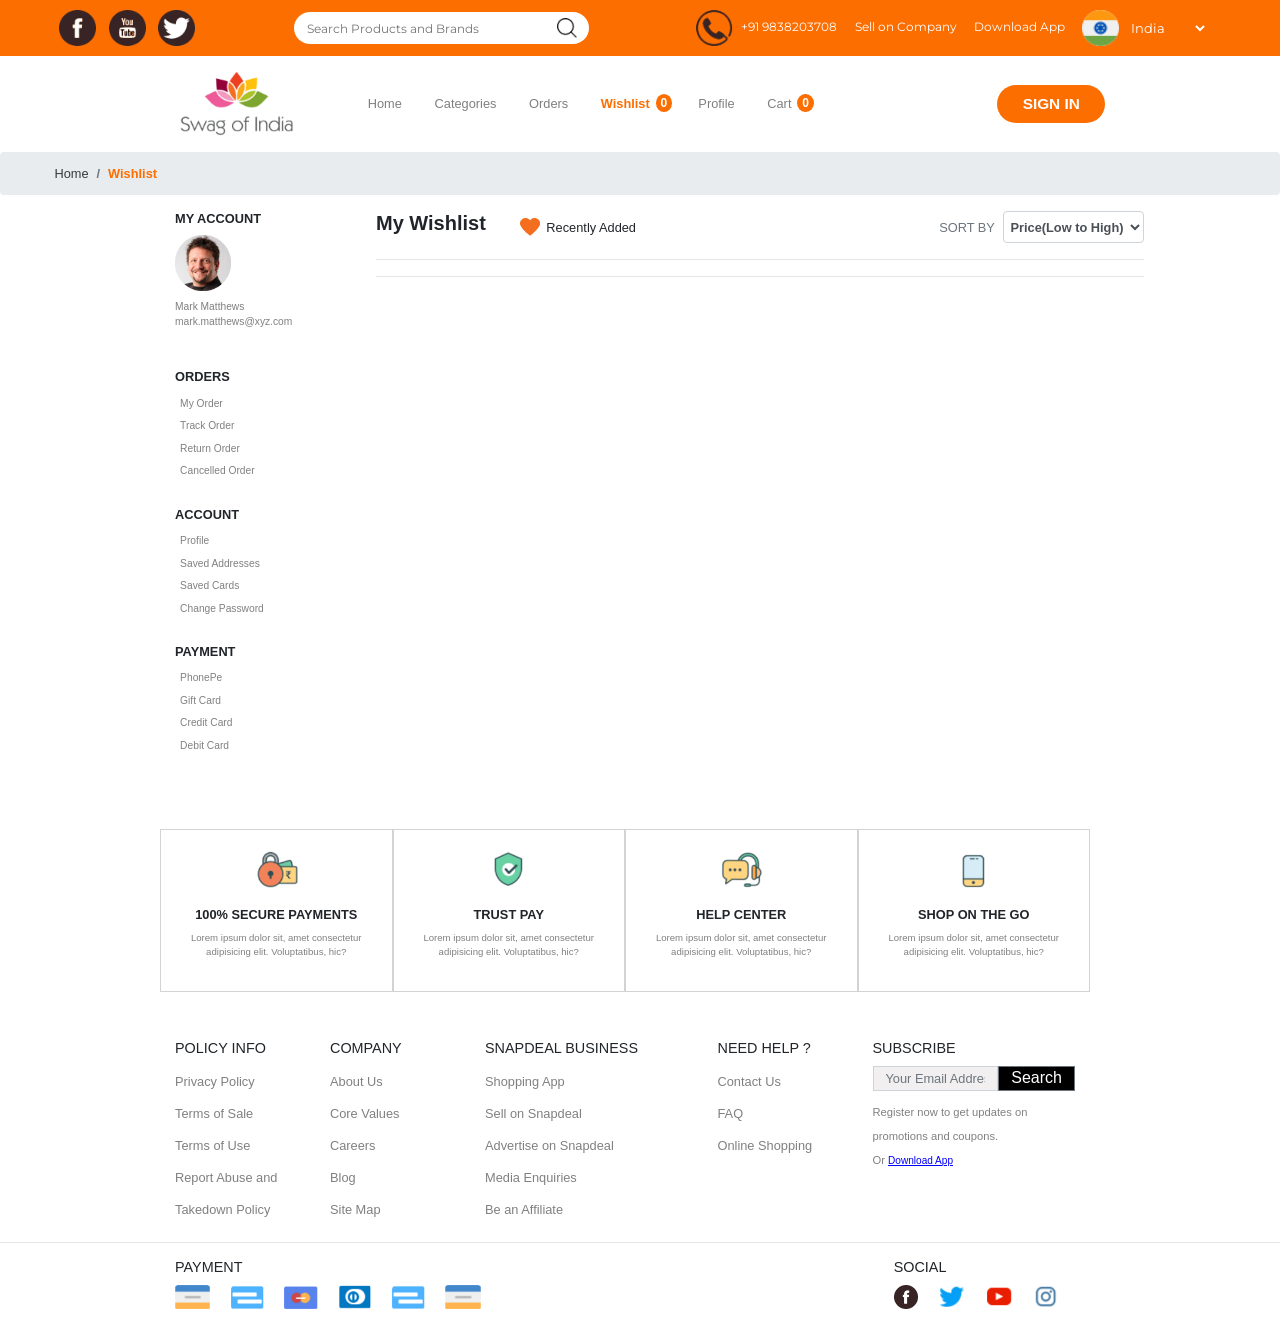
<file: Wishlist.html>
<!DOCTYPE html>
<html lang="en">

<head>
    <meta charset="UTF-8">
    <meta name="viewport" content="width=device-width, initial-scale=1.0">
    <title>Swag of India - Wishlist</title>
    <link rel="icon" type="image/png" href="Images/carts.png">
    <link rel="stylesheet" href="css/style.css">
    <link rel="stylesheet" href="https://cdn.jsdelivr.net/npm/bootstrap@4.6.0/dist/css/bootstrap.min.css"
    integrity="sha384-B0vP5xmATw1+K9KRQjQERJvTumQW0nPEzvF6L/Z6nronJ3oUOFUFpCjEUQouq2+l" crossorigin="anonymous">
    <link rel="stylesheet" href="https://cdn.jsdelivr.net/npm/bootstrap-icons@1.3.0/font/bootstrap-icons.css">
</head>
<body>
    <header>
        <!-- Start of Top Bar -->
        <div class="top-header" role='top header' id="back-to-top">
            <div class="social-img-holder" role='image holder'>
                <img src="Images/facebook.png" alt="facebook-icon" role='icon' aria-label='facebook icon'>
                <img src="Images/youtube.png" alt="youtube-icon" role='icon' aria-label='youtube icon'>
                <img src="Images/Twitter.png" alt="twitter-icon" role='icon' aria-label='twitter icon'>
            </div>
            <div class="search-box" role='search' id="search-box">
                <input type="search" name="searchbox" role="form" id="searchbox"
                    placeholder="Search Products and Brands" aria-labelledby="search-box">
                <img src="Images/magglass.png" alt="search-icon" role='icon' aria-label='magnifying glass icon'>
            </div>
            <div class="information-tab" role="info container">
                <img src="Images/call.png" id='call-icon' alt="call-icon" role='icon' aria-label='Phone icon'>
                <a id='ph-number' href="" role='link'>+91 9838203708</a>
                <a href="Seller-page.html" role='link'>Sell on Company</a>
                <a href="#" role='link'>Download App</a>
                <img src="Images/langicon.png" id="flag-icon" alt="lang-icon" role='icon' aria-label='language icon'>
                <form action="#" aria-label='form'>
                    <select name="lang-select" id="lang-select" aria-labelledby="select box">
                        <option value="India" role="option" aria-labelledby="Option1">India</option>
                        <option value="UK" role="option" aria-labelledby="Option1">UK</option>
                        <option value="Canada" role="option" aria-labelledby="Option2">Canada</option>
                        <option value="Germany" role="option" aria-labelledby="Option3">Germany</option>
                    </select>
                </form>
            </div>
        </div>
        <!-- End of Top Bar -->

        <!-- Start of Bottom Header -->
        <div class="bottom-header" id="bottom-head">
            <div class="sticky-bar-wrapper bg-white" id="sticky-section">
                <nav class="navbar navbar-expand-lg navbar-light bg-white" id="bottom-header-navbar">
                    <div class="container-fluid">
                        <a class="navbar-brand" href="index.html"><img id="logo_img" src="Images/logo.png" alt="logo" role="img"
                                aria-label=" website logo"></a>
                        <div class="input-group d-xl-none d-lg-none" id="search-box-container">
                            <input type="search" id="search-box-hidden" class="form-control"
                                placeholder="Search products and Brands" aria-label="search box"
                                aria-describedby="basic-addon1">
                            <span id="basic-addon1"><img src="Images/magglass.png" alt="search-icon" role="icon"
                                    aria-labelledby="magnifying glass icon"></span>
                        </div>
                        <button class="navbar-toggler" type="button" data-toggle="collapse"
                            data-target="#navbarTogglerDemo02" aria-controls="navbarTogglerDemo02" aria-expanded="false"
                            aria-label="Toggle navigation">
                            <span class="navbar-toggler-icon"></span>
                        </button>
                        <div class="collapse navbar-collapse" id="navbarTogglerDemo02">
                            <ul class="navbar-nav mr-auto mt-2 ml-xl-5 ml-lg-5 ml-md-0 mt-lg-0 text-center">
                                <li class="nav-item">
                                    <a class="nav-link" href="index.html">Home</a>
                                </li>
                                <li class="nav-item dropdown">
                                    <a class="nav-link drop-btn" href="Product-list.html">Categories</a>
                                    <div class="dropdown-content mt-2">
                                        <a href="Product-list.html">Men</a>
                                        <a href="Product-list.html">Women</a>
                                        <a href="Product-list.html">Ethnic</a>
                                      </div>
                                </li>
                                <li class="nav-item dropdown2">
                                    <a class="nav-link drop-btn2" href="my-order.html">Orders</a>
                                    <div class="dropdown-content2 mt-2">
                                        <a href="my-order.html">My Orders</a>
                                        <a href="Track-order.html">Track Orders</a>
                                        <a href="Return-order.html">Return Orders</a>
                                      </div>
                                </li>
                                <li class="nav-item wishlist">
                                    <a class="nav-link active" href="Wishlist.html">Wishlist</a>
                                    <span class="badge" id="wishlist-badge">0</span>
                                </li>
                                <li class="nav-item">
                                    <a class="nav-link ml-xl-3 ml-md-0" href="My-profile.html">Profile</a>
                                </li>
                                <li class="nav-item notification">
                                    <a class="nav-link" href="Cart-page.html">Cart</a>
                                    <span class="badge" id="cart-badge">0</span>
                                </li>
                            </ul>
                            <form class="form-inline my-2 my-lg-0 d-flex flex-column align-items-stretch justify-content-start">
                                <button class="btn btn-orange my-2 my-sm-0" id="signin" type="button" data-toggle="modal"
                                data-target="#exampleModalCenter" aria-labelledby='sign-in-btn'>SIGN IN</button>
                            </form>
                        </div>
                    </div>
                </nav>
            </div>
            <!-- LOGIN MODAL -->
            <div class="modal fade" id="exampleModalCenter" tabindex="-1" role="dialog"
                aria-label="exampleModalCenterTitle" aria-hidden="true">
                <div class="modal-dialog modal-dialog-centered" role="document">
                    <div class="modal-content">
                        <div class="modal-header d-flex flex-column align-items-center">
                            <button type="button" class="close" data-dismiss="modal" aria-label="Close">
                                <span aria-hidden="true">&times;</span>
                            </button>
                            <img src="Images/logo.png" alt="modal logo">
                        </div>
                        <div class="modal-body">
                            <!-- Addition of Tabs -->
                            <ul class="nav nav-tabs nav-justified" id="myTab" role="tablist">
                                <li class="nav-item">
                                    <a href="#login" id="tab1" class='nav-link active' style="border-color: white;" aria-controls="login"
                                        aria-selected='true' role="tab" tabindex=1 data-toggle='tab'>LOGIN</a>
                                </li>
                                <li class="nav-item">
                                    <a href="#create-account" id="tab2" class='nav-link' style="border-color: white;" aria-controls="create-account"
                                        aria-selected='false' role="tab" tabindex=0 data-toggle='tab'>CREATE ACCOUNT</a>
                                </li>
                            </ul>
                            <div class="tab-content mt-3" id="myTabContent">
                                <div class="tab-pane active" id="login" role="tabpanel" aria-labelledby="tab1"
                                    aria-hidden='false'>
                                    <!-- Addition of Form 1 -->
                                    <form class="d-flex flex-column">
                                        <div class="form-group">
                                            <label for="exampleInputEmail1">Email address <span
                                                    class='required'>*</span></label>
                                            <input type="email" class="form-control" id="exampleInputEmail1"
                                                role="email" placeholder="Enter email">
                                        </div>
                                        <div class="form-group">
                                            <label for="exampleInputPassword1">Password <span
                                                    class='required'>*</span></label>
                                            <div class="input-group d-flex flex-row">
                                                <input type="password" class="form-control" id="exampleInputPassword1"
                                                    placeholder="Password">
                                                <div class="input-group-append">
                                                    <div class="input-group-text">
                                                        <i class='bi bi-eye-fill ml-2'></i>
                                                    </div>
                                                </div>
                                            </div>
                                        </div>
                                        <button type="submit" class="btn btn-orange rounded-0">SIGN
                                            IN</button><br>
                                        <button type="submit" class="btn btn-default2 rounded-0">FORGOT YOUR
                                            PASSWORD?</button>
                                    </form>
                                </div>
                                <div class="tab-pane" id="create-account" role="tabpanel" aria-labelledby="tab2"
                                    aria-hidden='true'>
                                    <!-- Addition of Form 2 -->
                                    <form class="d-flex flex-column">
                                        <div class="form-group">
                                            <label for="exampleInputUsername2">Username <span
                                                    class='required'>*</span></label>
                                            <input type="text" class="form-control" id="exampleInputUsername2"
                                                role="username" placeholder="Enter Username">
                                        </div>
                                        <div class="form-group">
                                            <label for="exampleInputEmail2">Email address <span
                                                    class='required'>*</span></label>
                                            <input type="email" class="form-control" id="exampleInputEmail2"
                                                role="email" placeholder="Enter email">
                                        </div>
                                        <div class="form-group">
                                            <label for="exampleInputPassword2">Password <span
                                                    class='required'>*</span></label>
                                            <div class="input-group d-flex flex-row">
                                                <input type="password" class="form-control" id="exampleInputPassword2"
                                                    placeholder="Password">
                                                <div class="input-group-append">
                                                    <div class="input-group-text">
                                                        <i class='bi bi-eye-fill ml-2'></i>
                                                    </div>
                                                </div>
                                            </div>
                                        </div>
                                        <button type="submit"
                                            class="btn btn-default btn-hover btn-orange rounded-0">CREATE
                                            ACCOUNT</button><br>
                                    </form>
                                </div>
                            </div>
                        </div>
                        <!-- End of Tabs -->
                        <!-- Start of Modal Footer -->
                        <div class="modal-footer d-flex flex-column justify-items-center">
                            <span>Or Login With</span>
                            <div class="modal-social-btn">
                                <a class="btn text-white" style="background-color: #3b5998" href="#!"
                                    role="button"><span class="bi bi-facebook">FACEBOOK</span></a>
                                <a class="btn text-white" style="background-color: #55acee" href="#!"
                                    role="button"><span class="bi bi-twitter">TWITTER</span></a>
                                <a class="btn text-white" style="background-color: #dd4b39" href="#!"
                                    role="button"><span class="bi bi-google">GOOGLE</span></a>
                            </div>
                        </div>
                        <!-- Start of Modal Footer -->
                    </div>
                </div>
            </div>
            <!-- LOGIN MODAL -->
        </div>
    </header>
    <a class='back-to-top-btn float-right' id="scroll-btn" role='button' aria-label='back to top button'>
        <img src="Images/up-green.png" alt="goto top" role="icon" aria-label='back to top image'>
    </a>
    <!-- End of Bottom Header -->

    <!-- Start of my-profile page -->

    <nav aria-label="breadcrumb">
        <ol class="breadcrumb">
            <li class="breadcrumb-item"><a class="text-dark" href="index.html">Home</a></li>
            <li class="breadcrumb-item active" aria-current="page">Wishlist</li>
        </ol>
    </nav>
        <div class="mega-container">
            <aside
            class='grid-column-1 container d-flex flex-lg-column align-items-lg-start justify-content-lg-start flex-md-column align-items-md-start float-lg-left'>
            <div class="profile mb-4 d-flex flex-column justify-content-center align-items-start">
                <h6 class="font-weight-bold my-account-heading">MY ACCOUNT</h6>
                <img src="Images/profile-head.png" alt="Profile picture">
                <p class='mb-0 mt-2'>Mark Matthews</p>
                <p>mark.matthews@xyz.com</p>
            </div>
            <div class="orders mb-4">
                <h6 class="font-weight-bold">ORDERS</h6>
                <div class="list-group border-0">
                    <a href="my-order.html" class="list-items">My Order</a>
                    <a href="Track-order.html" class="list-items">Track Order</a>
                    <a href="Return-order.html" class="list-items">Return Order</a>
                    <a href="Track-order.html" class="list-items">Cancelled Order</a>
                </div>
            </div>
            <div class="account mb-4">
                <h6 class="font-weight-bold">ACCOUNT</h6>
                <div class="list-group">
                    <a href="My-profile.html" class="list-items">Profile</a>
                    <a href="My-profile.html" class="list-items">Saved Addresses</a>
                    <a href="My-profile.html" class="list-items">Saved Cards</a>
                    <a href="My-profile.html" class="list-items">Change Password</a>
                </div>
            </div>
            <div class="payment mb-4">
                <h6 class="font-weight-bold">PAYMENT</h6>
                <div class="list-group">
                    <a href="#" class="list-items">PhonePe</a>
                    <a href="#" class="list-items">Gift Card</a>
                    <a href="#" class="list-items">Credit Card</a>
                    <a href="#" class="list-items">Debit Card</a>
                </div>
            </div>
        </aside>
            <main class='flex-container grid-column-2 mb-5 ml-lg-4'>
                <div class="top-flex-container">
                    <h5 class="font-weight-bold mb-2">My Wishlist</h5>
                    <span class="d-flex align-items-center"><img src="Images/orange-heart.png" alt="">Recently Added</span>
                    <form class='form-inline'>
                        <div class="form-group">
                            <label class='mr-2 text-secondary' for="exampleFormControlSelect1">SORT BY</label>
                            <select class="form-control" id="exampleFormControlSelect1">
                                <option>Price(Low to High)</option>
                                <option>Price(High to Low)</option>
                                <option>Newest First</option>
                                <option>Oldest First</option>
                                <option>Featured</option>
                            </select>
                        </div>
                    </form>
                </div>
                <hr>
                <div class="wishlist-items-container" id="wishlist-items-container">
                    
                </div>
                <!-- <div class='pdt-container'>
                    <img class='img-sweater' src="Images/product3.png" alt="Sweater Image">
                    <div class="pdt-text d-flex flex-row justify-content-between align-items-start">
                        <div class="text1">
                            <h6>Indus Valley Premium Sweaters</h6>
                            <div class="stars-group mt-2" id="starsgroup">
                                <img class="stars" src="Images/star.png" alt="star-rating" role="icon" aria-label='star rating'>
                                <img class="stars" src="Images/star.png" alt="star-rating" role="icon" aria-label='star rating'>
                                <img class="stars" src="Images/star.png" alt="star-rating" role="icon" aria-label='star rating'>
                                <img class="stars" src="Images/star.png" alt="star-rating" role="icon" aria-label='star rating'>
                                <img class="stars" src="Images/star-empty.png" alt="star-rating" role="icon" aria-label='star rating'>
                                <small class="ml-2">(2850)</small>
                            </div>
                            <p class='pricing mt-2 text-dark mb-0'><strong>Rs 1099.0</strong> <del>Rs 2748.0</del><span
                                class="offer font-weight-bold ml-1">(60%Off)</span></p>
                            <div class="form-group">
                                <label class='mr-2' for="exampleFormControlSelect2"></label>
                                <select class="form-control" id="exampleFormControlSelect2">
                                    <option>Select Pack of</option>
                                    <option>1</option>
                                    <option>2</option>
                                    <option>3</option>
                                    <option>4</option>
                                </select>
                            </div>
                            <button type="button" class="btn btn-orange mr-2" aria-label='buy now button'>Add to Cart</button> | <a href="#"><small class="ml-2 text-secondary">Remove from Wishlist</small></a>
                        </div>
                        
                    </div>
                </div>
                <hr>
                <hr>
                <div class='pdt-container'>
                    <img class='img-sweater' src="Images/product3.png" alt="Sweater Image">
                    <div class="pdt-text d-flex flex-row justify-content-between align-items-start">
                        <div class="text1">
                            <h6>Indus Valley Premium Sweaters</h6>
                            <div class="stars-group d-flex align-items-center mt-2" id="starsgroup">
                                <img class="stars" src="Images/star.png" alt="star-rating" role="icon" aria-label='star rating'>
                                <img class="stars" src="Images/star.png" alt="star-rating" role="icon" aria-label='star rating'>
                                <img class="stars" src="Images/star.png" alt="star-rating" role="icon" aria-label='star rating'>
                                <img class="stars" src="Images/star.png" alt="star-rating" role="icon" aria-label='star rating'>
                                <img class="stars" src="Images/star-empty.png" alt="star-rating" role="icon" aria-label='star rating'>
                                <small class="ml-2">(2850)</small>
                            </div>
                            <p class='pricing mt-2 text-dark mb-0'><strong>Rs 1099.0</strong> <del>Rs 2748.0</del><span
                                class="offer font-weight-bold ml-1">(60%Off)</span></p>
                            <div class="form-group">
                                <label class='mr-2' for="exampleFormControlSelect2"></label>
                                <select class="form-control" id="exampleFormControlSelect2">
                                    <option>Select Pack of</option>
                                    <option>1</option>
                                    <option>2</option>
                                    <option>3</option>
                                    <option>4</option>
                                </select>
                            </div>
                            <button type="button" class="btn btn-orange mr-2" aria-label='buy now button'>Add to Cart</button> | <a href="#"><small class="ml-2 text-secondary">Remove from Wishlist</small></a>
                        </div>
                    </div>
                </div>
                <hr>
                <hr>
                <div class='pdt-container'>
                    <img class='img-sweater' src="Images/product3.png" alt="Sweater Image">
                    <div class="pdt-text d-flex flex-row justify-content-between align-items-start">
                        <div class="text1">
                            <h6>Indus Valley Premium Sweaters</h6>
                            <div class="stars-group d-flex align-items-center mt-2" id="starsgroup">
                                <img class="stars" src="Images/star.png" alt="star-rating" role="icon" aria-label='star rating'>
                                <img class="stars" src="Images/star.png" alt="star-rating" role="icon" aria-label='star rating'>
                                <img class="stars" src="Images/star.png" alt="star-rating" role="icon" aria-label='star rating'>
                                <img class="stars" src="Images/star.png" alt="star-rating" role="icon" aria-label='star rating'>
                                <img class="stars" src="Images/star-empty.png" alt="star-rating" role="icon" aria-label='star rating'>
                                <small class="ml-2">(2850)</small>
                            </div>
                            <p class='pricing mt-2 text-dark mb-0'><strong>Rs 1099.0</strong> <del>Rs 2748.0</del><span
                                class="offer font-weight-bold ml-1">(60%Off)</span></p>
                            <div class="form-group">
                                <label class='mr-2' for="exampleFormControlSelect2"></label>
                                <select class="form-control" id="exampleFormControlSelect2">
                                    <option>Select Pack of</option>
                                    <option>1</option>
                                    <option>2</option>
                                    <option>3</option>
                                    <option>4</option>
                                </select>
                            </div>
                            <button type="button" class="btn btn-orange mr-2" aria-label='buy now button'>Add to Cart</button> | <a href="#"><small class="ml-2 text-secondary">Remove from Wishlist</small></a>
                        </div>
                    </div>
                </div>
                <hr>
                <hr>
                <div class='pdt-container'>
                    <img class='img-sweater' src="Images/product3.png" alt="Sweater Image">
                    <div class="pdt-text d-flex flex-row justify-content-between align-items-start">
                        <div class="text1">
                            <h6>Indus Valley Premium Sweaters</h6>
                            <div class="stars-group d-flex align-items-center mt-2" id="starsgroup">
                                <img class="stars" src="Images/star.png" alt="star-rating" role="icon" aria-label='star rating'>
                                <img class="stars" src="Images/star.png" alt="star-rating" role="icon" aria-label='star rating'>
                                <img class="stars" src="Images/star.png" alt="star-rating" role="icon" aria-label='star rating'>
                                <img class="stars" src="Images/star.png" alt="star-rating" role="icon" aria-label='star rating'>
                                <img class="stars" src="Images/star-empty.png" alt="star-rating" role="icon" aria-label='star rating'>
                                <small class="ml-2">(2850)</small>
                            </div>
                            <p class='pricing mt-2 text-dark mb-0'><strong>Rs 1099.0</strong> <del>Rs 2748.0</del><span
                                class="offer font-weight-bold ml-1">(60%Off)</span></p>
                            <div class="form-group">
                                <label class='mr-2' for="exampleFormControlSelect2"></label>
                                <select class="form-control" id="exampleFormControlSelect2">
                                    <option>Select Pack of</option>
                                    <option>1</option>
                                    <option>2</option>
                                    <option>3</option>
                                    <option>4</option>
                                </select>
                            </div>
                            <button type="button" class="btn btn-orange mr-2" aria-label='buy now button'>Add to Cart</button> | <a href="#"><small class="ml-2 text-secondary">Remove from Wishlist</small></a>
                        </div>
                    </div>
                </div>
                <hr>
                <hr>
                <div class='pdt-container'>
                    <img class='img-sweater' src="Images/product3.png" alt="Sweater Image">
                    <div class="pdt-text d-flex flex-row justify-content-between align-items-start">
                        <div class="text1">
                            <h6>Indus Valley Premium Sweaters</h6>
                            <div class="stars-group d-flex align-items-center mt-2" id="starsgroup">
                                <img class="stars" src="Images/star.png" alt="star-rating" role="icon" aria-label='star rating'>
                                <img class="stars" src="Images/star.png" alt="star-rating" role="icon" aria-label='star rating'>
                                <img class="stars" src="Images/star.png" alt="star-rating" role="icon" aria-label='star rating'>
                                <img class="stars" src="Images/star.png" alt="star-rating" role="icon" aria-label='star rating'>
                                <img class="stars" src="Images/star-empty.png" alt="star-rating" role="icon" aria-label='star rating'>
                                <small class="ml-2">(2850)</small>
                            </div>
                            <p class='pricing mt-2 text-dark mb-0'><strong>Rs 1099.0</strong> <del>Rs 2748.0</del><span
                                class="offer font-weight-bold ml-1">(60%Off)</span></p>
                            <div class="form-group">
                                <label class='mr-2' for="exampleFormControlSelect2"></label>
                                <select class="form-control" id="exampleFormControlSelect2">
                                    <option>Select Pack of</option>
                                    <option>1</option>
                                    <option>2</option>
                                    <option>3</option>
                                    <option>4</option>
                                </select>
                            </div>
                            <button type="button" class="btn btn-orange mr-2" aria-label='buy now button'>Add to Cart</button> | <a href="#"><small class="ml-2 text-secondary">Remove from Wishlist</small></a>
                        </div>
                    </div>
                </div> -->
                <hr>
            </main>
        </div>
    </section>



    <!-- Start of Payment and Help -->

    <section class='payment-help mt-5' aria-label='payments and help section'>
        <div class="container-fluid w-75">
            <div class="row">
                <div
                    class="col col-xl-3 col-lg-3 col-md-6 col-sm-12 d-flex flex-column align-items-center justify-content-center text-center">
                    <img src="Images/secure-pay.png" alt="securepay" role="img" aria-label='secure pay image'>
                    <h2>100% SECURE PAYMENTS</h2>
                    <p>Lorem ipsum dolor sit, amet consectetur adipisicing elit. Voluptatibus, hic?</p>
                </div>
                <div
                    class="col col-xl-3 col-lg-3 col-md-6 col-sm-12 d-flex flex-column align-items-center justify-content-center text-center">
                    <img src="Images/trust-pay.png" alt="trustpay" role="img" aria-label='trust pay image'>
                    <h2>TRUST PAY</h2>
                    <p>Lorem ipsum dolor sit, amet consectetur adipisicing elit. Voluptatibus, hic?</p>
                </div>
                <div
                    class="col col-xl-3 col-lg-3 col-md-6 col-sm-12 d-flex flex-column align-items-center justify-content-center text-center">
                    <img src="Images/help-center.png" alt="helpcenter" role="img" aria-label='help center image'>
                    <h2>HELP CENTER</h2>
                    <p>Lorem ipsum dolor sit, amet consectetur adipisicing elit. Voluptatibus, hic?</p>
                </div>
                <div
                    class="col col-xl-3 col-lg-3 col-md-6 col-sm-12 d-flex flex-column align-items-center justify-content-center text-center">
                    <img src="Images/shop-on-go.png" alt="shopongo" role="img" aria-label='shop on go image'>
                    <h2>SHOP ON THE GO</h2>
                    <p>Lorem ipsum dolor sit, amet consectetur adipisicing elit. Voluptatibus, hic?</p>
                </div>
            </div>
        </div>
    </section>


    <!-- End of Payments and Help -->

    <!-- Start of Footer -->
    <footer class="mt-5">
        <div class="container-fluid w-75">
            <div class="row">
                <div
                    class="col col-xl-2 col-lg-3 col-md-3 col-sm-4 d-flex flex-column align-items-start justify-content-start">
                    <h3>POLICY INFO</h3>
                    <a href="#" role='link'>Privacy Policy</a>
                    <a href="#" role='link'>Terms of Sale</a>
                    <a href="#" role='link'>Terms of Use</a>
                    <a href="#" role='link'>Report Abuse and Takedown Policy</a>
                </div>
                <div class="col col-xl-2 col-lg-3 col-md-2 col-sm-3 d-flex flex-column align-items-start">
                    <h3>COMPANY</h3>
                    <a href="#" role='link'>About Us</a>
                    <a href="#" role='link'>Core Values</a>
                    <a href="#" role='link'>Careers</a>
                    <a href="#" role='link'>Blog</a>
                    <a href="#" role='link'>Site Map</a>
                </div>
                <div class="col col-xl-3 col-lg-3 col-md-4 col-sm-5 d-flex flex-column align-items-start">
                    <h3>SNAPDEAL BUSINESS</h3>
                    <a href="#" role='link'>Shopping App</a>
                    <a href="#" role='link'>Sell on Snapdeal</a>
                    <a href="#" role='link'>Advertise on Snapdeal</a>
                    <a href="#" role='link'>Media Enquiries</a>
                    <a href="#" role='link'>Be an Affiliate</a>
                </div>
                <div
                    class="col col-xl-2 col-lg-3 col-md-3 col-sm-4 mt-md-0 mt-sm-5 d-flex flex-column align-items-start">
                    <h3>NEED HELP ?</h3>
                    <a href="#" role='link'>Contact Us</a>
                    <a href="FAQ.html" role='link'>FAQ</a>
                    <a href="#" role='link'>Online Shopping</a>
                </div>
                <div class="col col-xl-3 col-lg-5 col-md-6 col-sm-7 mt-xl-0 mt-lg-5 mt-md-5 mt-sm-5">
                    <h3>SUBSCRIBE</h3>
                    <div class="input-group mb-2 d-flex justify-content-center align-items-center">
                        <input type="text" class="form-control" placeholder="Your Email Address"
                            aria-label="Recipient's username" aria-describedby="button-addon2">
                        <button class="btn btn-outline-secondary d-flex align-items-center" type="button"
                            id="button-addon2">Search</button>
                    </div>
                    <small>Register now to get updates on promotions and coupons.<br> Or <a href="#">Download
                            App</a></small>
                </div>
            </div>
        </div>
        <hr>
        <div class="bottom-footer container-fluid w-75">
            <div class="row">
                <div class="col d-flex flex-row justify-content-between">
                    <div class="box-1">
                        <h3>PAYMENT</h3>
                        <div class="card-holder">
                            <img src="Images/card1.png" alt="card1" role="icon" aria-label='card image'>
                            <img src="Images/card2.png" alt="card2" role="icon" aria-label='card image'>
                            <img src="Images/card3.png" alt="card3" role="icon" aria-label='card image'>
                            <img src="Images/card4.png" alt="card4" role="icon" aria-label='card image'>
                            <img src="Images/card2.png" alt="cod" role="icon" aria-label='card image'>
                            <img src="Images/card1.png" alt="netbanking" role="icon" aria-label='card image'>
                        </div>
                    </div>
                    <div class="box-2">
                        <h3>SOCIAL</h3>
                        <div class="social-holder">
                            <img src="Images/facebook.png" alt="facebook" role="icon" aria-label='facebook icon'>
                            <img src="Images/tw-footer.png" alt="twitter" role="icon" aria-label='twitter icon'>
                            <img src="Images/yt-footer.png" alt="youtube" role="icon" aria-label='youtube icon'>
                            <img src="Images/ins-footer.png" alt="instagram" role="icon" aria-label='instagram icon'>
                        </div>
                    </div>
                </div>
            </div>
        </div>
    </footer>

    <script src="Javascript/index.js"></script>
    <script src="https://code.jquery.com/jquery-3.5.1.slim.min.js"
        integrity="sha384-DfXdz2htPH0lsSSs5nCTpuj/zy4C+OGpamoFVy38MVBnE+IbbVYUew+OrCXaRkfj" crossorigin="anonymous">
    </script>
    <script src="https://cdn.jsdelivr.net/npm/bootstrap@4.6.0/dist/js/bootstrap.bundle.min.js"
        integrity="sha384-Piv4xVNRyMGpqkS2by6br4gNJ7DXjqk09RmUpJ8jgGtD7zP9yug3goQfGII0yAns" crossorigin="anonymous">
    </script>
    <script>
        window.onload = function () {
            wishlist_num = JSON.parse(localStorage.getItem("Wishlist_IDs")).length;
            document.querySelector('#wishlist-badge').innerHTML = wishlist_num;
            cart_num = JSON.parse(localStorage.getItem("Products_IDs")).length;
            document.querySelector('#cart-badge').innerHTML = cart_num;
        }
    </script>
</body>
</html>
</file>
<file: css/style.css>
@import url('https://fonts.googleapis.com/css2?family=Montserrat:wght@100;400;600&display=swap');
@import url('https://fonts.googleapis.com/css2?family=Marck+Script&display=swap');

* {
    margin: 0;
    padding: 0;
    box-sizing: border-box;
    max-width: 100%;
}

/* START OF TOP HEADER DECOR */
.top-header {
    display: flex;
    justify-content: space-around;
    align-items: center;
    max-width: 100vw;
    height: 4em;
    background-color: #FD6E00;
    font-family: 'Montserrat', sans-serif;
}

.social-img-holder {
    display: flex;
    margin-left: 1em;
}

.social-img-holder img {
    margin-right: 1vw;
    width: auto;
    height: 2.3em;
}

.search-box {
    display: flex;
    align-items: center;
    justify-content: center;
}

.search-box input {
    width: 25vw;
    height: 3em;
    border-radius: 2em;
    border-style: none;
    padding: 1em;
    font-size: 0.8vw;
}

.search-box input::placeholder{
    font-size: 0.9vw;
}

.search-box img {
    position: relative;
    left: -2.0em;
    width: auto;
    height: 1.3em;
    cursor: pointer;
}

.information-tab {
    display: flex;
    justify-content: center;
    align-items: center;
}

.information-tab #call-icon {
    width: auto;
    height: 2.3em;
}

.information-tab * {
    margin-right: 1em;
}

.information-tab a {
    text-decoration: none;
    color: white;
    margin-right: 1.5em;
    font-size: 0.8vw;
    cursor: pointer;
}

.information-tab select {
    border-style: none;
    background-color: #FD6E00;
    color: white;
    cursor: pointer;
}

.information-tab #flag-icon {
    width: auto;
    height: 2.3em;
    margin-right: 0.5em;
}

.information-tab select {
    font-size: 0.7em;
}

@media screen and (min-width:1200px) {
    .top-header {
        height: 3.5em;
    }

    .information-tab #call-icon {
        width: auto;
        height: 2.3em;
        margin-right: 0.5em;
    }

    .information-tab #flag-icon {
        width: auto;
        height: 2.3em;
    }

    .information-tab a {
        font-size: 0.9vw;
    }

    .information-tab select {
        font-size: 0.8em;
    }

    .search-box input {
        width: 23em;
        height: 2.5em;
    }

    .search-box input {
        font-size: 1vw;
    }
}

@media screen and (min-width:992px) and (max-width:1199px) {
    .search-box input {
        height: 3em;
        font-size: 1.1vw;
    }

    .information-tab a {
        font-size: 1.1vw;
    }

    .information-tab select {
        font-size: 0.8em;
    }
}

@media screen and (min-width:768px) and (max-width:991px) {
    .social-img-holder img {
        margin-right: 1vw;
        width: auto;
        height: 1.8em;
    }

    .search-box {
        display: none;
    }

    .top-header {
        display: flex;
        justify-content: space-around;
        height: 3em;
    }

    .information-tab {
        display: flex;
        align-items: center;
    }

    .information-tab #call-icon {
        width: auto;
        height: 1.8em;
        margin-right: 0.5em;
    }

    .information-tab #flag-icon {
        width: auto;
        height: 1.8em;
    }

    .information-tab a {
        font-size: 1.3vw;
    }

}

@media screen and (min-width:576px) and (max-width:767px) {
    .information-tab a {
        font-size: 1.4vw;
    }

    .social-img-holder img {
        margin-right: 1vw;
        width: auto;
        height: 1.6em;
    }

    .information-tab #call-icon {
        width: auto;
        height: 1.6em;
        margin-right: 0.5em;
    }

    .information-tab #flag-icon {
        width: auto;
        height: 1.6em;
    }

    .search-box {
        display: none;
    }

    .information-tab select {
        font-size: 0.7em;
    }

    #navbarTogglerDemo02 ul li a {
        font-size: 0.8em;
    }

    .top-header {
        height: 3em;
    }
}

@media screen and (min-width:460px) and (max-width:576px) {
    .top-header {
        height: 3em;
    }

    .social-img-holder {
        display: none;
    }

    .search-box {
        display: none;
    }

    .information-tab a {
        font-size: 1.8vw;
    }

    .information-tab #call-icon {
        width: auto;
        height: 1.5em;
        margin-right: 0.5em;
    }

    .information-tab #flag-icon {
        width: auto;
        height: 1.5em;
    }

    .information-tab select {
        width: 5em;
        font-size: 0.7em;
    }
}

@media screen and (min-width:376px) and (max-width:459px) {
    .information-tab a {
        font-size: 2.2vw;
    }

    .social-img-holder {
        display: none;
    }

    .search-box {
        display: none;
    }

    .information-tab #call-icon {
        width: auto;
        height: 1.2em;
        margin-right: 0.3em;
    }

    .information-tab #flag-icon {
        width: auto;
        height: 1.2em;
    }

    .information-tab select {
        width: 5em;
    }
}

@media screen and (max-width:375px) {
    .information-tab a {
        font-size: 2vw;
    }

    .social-img-holder {
        display: none;
    }

    .search-box {
        display: none;
    }

    .information-tab #call-icon {
        width: auto;
        height: 1em;
        margin-right: 0.3em;
    }

    .information-tab #flag-icon {
        width: auto;
        height: 1em;
    }

    .information-tab select {
        width: 5em;
        font-size: 2.5vw;
    }
}

/* END OF TOP HEADER DECOR */



/* START OF BOTTOM HEADER DECOR */
#bottom-header-navbar .container-fluid {
    width: 75vw;
}

.dropbtn {
    background-color: #4CAF50;
    color: white;
    padding: 16px;
    font-size: 16px;
    border: none;
}

.dropdown {
    position: relative;
    display: inline-block;
}

.dropdown-content {
    display: none;
    position: absolute;
    background-color: #ffffff;
    min-width: 90px;
    box-shadow: 0px 8px 16px 0px rgba(0,0,0,0.2);
    z-index: 1;
    border-top: 2px solid #FD6E00;
}

.dropdown-content::before{
    content: url("../Images/orange-arrow.png");
    position: absolute;
    bottom: 7.8em;
    right: 2em;
}

.dropbtn2 {
    background-color: #4CAF50;
    color: white;
    padding: 16px;
    font-size: 16px;
    border: none;
}

.dropdown2 {
    position: relative;
    display: inline-block;
}

.dropdown-content2 {
    display: none;
    position: absolute;
    background-color: #ffffff;
    min-width: 90px;
    box-shadow: 0px 8px 16px 0px rgba(0,0,0,0.2);
    z-index: 1;
    border-top: 2px solid #FD6E00;
    right: 0.1em;
}

.dropdown-content2::before{
    content: url("../Images/orange-arrow.png");
    position: absolute;
    bottom: 11.3em;
    right: 2em;
}

.dropdown-content a {
    color: grey;
    padding: 12px 16px;
    text-decoration: none;
    display: block;
    font-size: 0.8em;
}
.dropdown-content2 a {
    color: grey;
    padding: 12px 16px;
    text-decoration: none;
    display: block;
    font-size: 0.8em;
}
  
  
.dropdown-content a:hover {background-color: rgb(255, 255, 255); color: #FD6E00; text-decoration: none;}

.dropdown:hover .dropdown-content {display: block;}

.dropdown:hover .dropbtn {background-color: #3e8e41;}


.dropdown-content2 a:hover {background-color: rgb(255, 255, 255); color: #FD6E00; text-decoration: none;}

.dropdown2:hover .dropdown-content2 {display: block;}

.dropdown2:hover .dropbtn2 {background-color: #3e8e41;}


.navbar-brand #logo_img {
    width: auto;
    height: 3.5em;
}

#signin {
    width: 7em;
    height: 2.5em;
    border-radius: 2em;
    background-color: #FD6E00;
    color: white;
    font-weight: bold;
    font-size: 1.2vw;
    outline: none;
}

#signin:hover {
    background-color: white;
    border: 1px solid #FD6E00;
    color: #FD6E00;
}

.navbar-nav .nav-link {
    color: grey;
    font-size: 1vw;
    margin-right: 1.3em;
}

.navbar-nav .nav-link:hover {
    color: #FD6E00 !important;
}

.notification {
    position: relative;
    display: inline-block;
}

.notification .badge {
    position: absolute;
    bottom: 0.8em;
    right: 0.2em;
    border-radius: 50%;
    background: #FD6E00;
    color: white;
}

.wishlist{
    position: relative;
    display: inline-block;
}

.wishlist .badge {
    position: absolute;
    bottom: 0.8em;
    right: 0.2em;
    border-radius: 50%;
    background: #FD6E00;
    color: white;
}

.active {
    color: #FD6E00 !important;
    font-weight: bold !important;
}

.sticky-bar-wrapper {
    overflow:visible;
    height: auto;
}

.sticky-shadow {
    box-shadow: 0 10px 15px rgba(25, 25, 25, 0.1);
}

.sticky {
    position: fixed;
    top: 0;
    width: 100vw;
    z-index: 1000;
}

#carousel-slider {
    width: 75vw;
    margin: 0 auto;
}

.carousel-inner {
    position: relative;
}

.carousel-item img {
    width: 100%;
    height: auto;
}

.carousel-slider-text {
    position: absolute;
    left: 34vw;
    bottom: 6vw;
}

.carousel-slider-text p:first-child {
    font-family: 'Marck Script', cursive;
    font-size: 2.1vw;
    margin-bottom: 0;
}

.carousel-slider-text h2 {
    color: white;
    font-size: 4.5vw;
    font-family: 'Times New Roman', Times, serif;
    margin-bottom: 0;
}

.carousel-slider-text p {
    font-size: 2vw;
    color: #B4F146;
    font-family: 'Montserrat', sans-serif;
    margin-bottom: 0.3em;
}

.carousel-slider-text button {
    background-color: #FD6E00;
    color: white;
    border-radius: 1.4vw;
    width: 8em;
    height: 2.7em;
    border-style: none;
    border-radius: 2em;
    font-size: 1.1vw;
    margin-top: 0em;
    cursor: pointer;
    box-shadow: 0 4px 8px 0 rgba(1, 1, 1, 0.2);
    font-weight: bolder;
}

.carousel-slider-text button:hover {
    background-color: transparent;
    border: 1px solid white;
    color: white;
}

/* MODAL STYLING */

.modal-header img{
    width: auto;
    height: 5em;
}

.required {
    color: #FD6E00;
}

.btn-orange {
    background-color: #FD6E00 !important;
    color: white !important;
    font-weight: bold !important;
}

.btn-orange:hover {
    background-color: white !important;
    color: #FD6E00 !important;
    border: 1px solid #FD6E00 !important;
}


.tab-pane .btn-default2 {
    background-color: white;
    color: gray;
    border: 1px solid #FD6E00;
    font-weight: bold;
    font-size: 0.8em;
}

.btn-default2:hover {
    background-color: rgb(216, 214, 214);
    color: white;
    border: 1px solid white;
}

#myTabContent form label {
    color: grey;
    font-weight: normal;
}

.modal-footer a {
    font-family: 'Trebuchet MS';
    font-weight: bold;
    border-radius: 0.5em;
    width: 8em;
}

.bi::before {
    margin-right: 0.5em;
}

.modal-footer span:first-child {
    font-weight: bold;
    font-size: 0.7em;
    margin-bottom: 2em;

}

.modal-social-btn {
    width: 100rem;
    display: flex;
    justify-content: space-evenly;
}

.modal-body .nav-link {
    color: rgb(95, 94, 94);
    font-weight: bold;
    background-color: rgb(241, 238, 238);
}

@media screen and (min-width:992px) and (max-width:1200px) {
    .navbar-nav .nav-link {
        font-size: 1.2vw;
        margin-right: 1.2em;
    }
}

@media screen and (min-width:768px) and (max-width: 991px) {
    .bottom-header .dropdown .dropdown-content, .bottom-header .dropdown2 .dropdown-content2 {
        display: none;
    }

    #bottom-header-navbar .container-fluid {
        width: 75vw;
    }

    .navbar-brand #logo_img {
        width: auto;
        height: 3.5em;
    }

    #search-box-hidden::placeholder {
        font-size: 0.8em;
    }

    #search-box-container {
        width: 19em;
        height: auto;
        border-radius: 1em;
    }

    #search-box-hidden {
        border-radius: 1em;
    }

    #basic-addon1 {
        position: relative;
        right: 2em;
        top: 0.3em;
    }

    #navbarTogglerDemo02 .nav-link {
        font-size: 0.8em;
    }

    .navbar-nav .nav-link:hover {
        color: #FD6E00 !important;
        border: none !important;
    }

    #signin {
        width: 100vw;
        height: 3.5em;
        font-size: 0.6em;
        border-radius: 0;
    }

    .carousel-slider-text {
        position: absolute;
        left: 34vw;
        bottom: 5vw;
    }

    .carousel-slider-text p:first-child {
        font-family: 'Marck Script', cursive;
        font-size: 2.3vw;
        margin-bottom: 0;
    }

    .carousel-slider-text p {
        font-size: 2.5vw;
        color: #B4F146;
        font-family: 'Montserrat', sans-serif;
    }

    .carousel-slider-text h2 {
        color: white;
        font-size: 5vw;
        font-family: 'Times New Roman', Times, serif;
        margin-bottom: 0;
    }
}

@media screen and (min-width:576px) and (max-width: 767px) {
    .bottom-header .dropdown .dropdown-content, .bottom-header .dropdown2 .dropdown-content2 {
        display: none;
    }
    
    .navbar-brand #logo_img {
        width: auto;
        height: 2.7em;
    }

    #basic-addon1 {
        position: relative;
        right: 2em;
        top: 0.2em;
    }

    #basic-addon1 {
        position: relative;
        right: 2em;
        top: 0.2em;
    }

    #basic-addon1 img {
        width: auto;
        height: 1.1em;
    }

    #search-box-hidden::placeholder {
        font-size: 0.8em;
    }

    #search-box-hidden {
        height: 2em;
        border-radius: 1em;
    }

    #signin {
        width: 100vw;
        height: 3.5em;
        font-size: 0.6em;
        border-radius: 0;
    }

    #search-box-container {
        width: 15em;
        height: auto;
        border-radius: 1em;
    }

    .navbar-toggler {
        transform: scale(0.9, 0.9);
    }

    .carousel-slider-text {
        position: absolute;
        left: 34vw;
        bottom: 3vw;
    }

    .carousel-slider-text p:first-child {
        font-family: 'Marck Script', cursive;
        font-size: 2vw;
        margin-bottom: 0;
    }

    .carousel-slider-text p {
        font-size: 2.3vw;
        color: #B4F146;
        font-family: 'Montserrat', sans-serif;
        margin-bottom: 0;
    }

    .carousel-slider-text h2 {
        color: white;
        font-size: 5vw;
        font-family: 'Times New Roman', Times, serif;
        margin-bottom: 0;
    }
}

@media screen and (min-width:461px) and (max-width:575px) {
    .bottom-header .dropdown .dropdown-content, .bottom-header .dropdown2 .dropdown-content2 {
        display: none;
    }
    
    #bottom-header-navbar .container-fluid {
        width: 100vw;
    }

    .navbar-brand #logo_img {
        width: auto;
        height: 2.6em;
    }

    #basic-addon1 {
        position: relative;
        right: 1.5em;
        top: 0.1em;
    }

    #basic-addon1 img {
        width: auto;
        height: 1em;
    }

    #search-box-hidden::placeholder {
        font-size: 0.7em;
    }

    #search-box-hidden {
        height: 1.9em;
        border-radius: 1em;
    }

    #search-box-container {
        width: 16em;
        height: auto;
        border-radius: 1em;
    }

    #signin {
        width: 100vw;
        height: 3.5em;
        font-size: 0.7em;
        border-radius: 0;
    }

    .navbar-toggler {
        transform: scale(0.8, 0.8);
    }

    #navbarTogglerDemo02 .nav-link {
        font-size: 0.7em;
    }

    .toggle {
        float: right;
    }

    #carousel-slider {
        width: 90vw;
        margin: 0 auto;
    }

    .carousel-slider-text {
        position: absolute;
        left: 34vw;
        bottom: 6vw;
    }

    .carousel-slider-text p:first-child {
        font-size: 2.7vw;
    }

    .carousel-slider-text h2 {
        font-size: 6vw;
    }

    .carousel-slider-text p {
        font-size: 2.5vw;
    }

    .carousel-slider-text button {
        width: 8em;
        height: 2.7em;
        font-size: 1.8vw;
    }
}

@media screen and (min-width:406px) and (max-width:460px) {
    .bottom-header .dropdown .dropdown-content, .bottom-header .dropdown2 .dropdown-content2 {
        display: none;
    }

    #bottom-header-navbar .container-fluid {
        width: 100vw;
    }

    .navbar-brand #logo_img {
        width: auto;
        height: 2.3em;
    }

    #basic-addon1 {
        position: relative;
        right: 1.5em;
        top: 0.05em;
    }

    #basic-addon1 img {
        width: auto;
        height: 1em;
    }

    #search-box-hidden::placeholder {
        font-size: 0.68em;
    }

    #search-box-hidden {
        height: 1.8em;
        border-radius: 1em;
    }

    #signin {
        width: 100vw;
        height: 3.5em;
        font-size: 0.6em;
        border-radius: 0;
    }

    #search-box-container {
        width: 13em;
        height: auto;
        border-radius: 1em;
    }

    .navbar-toggler {
        transform: scale(0.7, 0.7);
    }

    #navbarTogglerDemo02 .nav-link {
        font-size: 0.7em;
    }

    .toggle {
        float: right;
    }

    #carousel-slider {
        width: 90vw;
        margin: 0 auto;
    }

    .carousel-slider-text {
        position: absolute;
        left: 34vw;
        bottom: 6vw;
    }

    .carousel-slider-text p:first-child {
        font-size: 2.7vw;
    }

    .carousel-slider-text h2 {
        font-size: 6vw;
    }

    .carousel-slider-text p {
        font-size: 2.5vw;
    }

    .carousel-slider-text button {
        width: 8em;
        height: 2.7em;
        font-size: 1.8vw;
    }

    .bottom-header .modal-body .nav{
        font-size: 0.9em;
    }

    .modal-footer a {
        width: 7em;
    }
}

@media screen and (min-width:376px) and (max-width:405px) {
    .bottom-header .dropdown .dropdown-content, .bottom-header .dropdown2 .dropdown-content2 {
        display: none;
    }

    #bottom-header-navbar .container-fluid {
        width: 100vw;
    }

    .navbar-brand #logo_img {
        width: auto;
        height: 1.8em;
    }

    #basic-addon1 {
        position: relative;
        right: 1.5em;
        top: 0.05em;
    }

    #basic-addon1 img {
        width: auto;
        height: 0.8em;
    }

    #search-box-hidden::placeholder {
        font-size: 0.62em;
    }

    #search-box-hidden {
        height: 1.8em;
        border-radius: 1em;
    }

    #signin {
        width: 100vw;
        height: 3.5em;
        font-size: 0.6em;
        border-radius: 0;
    }

    #search-box-container {
        width: 12em;
        height: auto;
        border-radius: 1em;
    }

    .navbar-toggler {
        transform: scale(0.7, 0.7);
    }

    #navbarTogglerDemo02 .nav-link {
        font-size: 0.7em;
    }

    .toggle {
        float: right;
    }

    #carousel-slider {
        width: 90vw;
        margin: 0 auto;
    }

    .carousel-slider-text {
        position: absolute;
        left: 34vw;
        bottom: 6vw;
    }

    .carousel-slider-text p:first-child {
        font-size: 2.7vw;
    }

    .carousel-slider-text h2 {
        font-size: 6vw;
    }

    .carousel-slider-text p {
        font-size: 2.5vw;
    }

    .carousel-slider-text button {
        width: 8em;
        height: 2.7em;
        font-size: 1.8vw;
    }

    .bottom-header .modal-body .nav{
        font-size: 0.9em;
    }

    .modal-footer a {
        width: 7em;
    }
}

@media screen and (max-width:375px) {
    #bottom-header-navbar .container-fluid {
        width: 100vw;
    }

    .navbar-brand #logo_img {
        width: auto;
        height: 1.7em;
    }

    #basic-addon1 {
        position: relative;
        right: 1.5em;
        top: 0.05em;
    }

    #basic-addon1 img {
        width: auto;
        height: 0.8em;
    }

    #search-box-hidden::placeholder {
        font-size: 0.55em;
    }

    #search-box-hidden {
        height: 1.8em;
        border-radius: 1em;
    }

    #signin {
        width: 100vw;
        height: 3.5em;
        font-size: 0.6em;
        border-radius: 0;
    }

    #search-box-container {
        width: 11em;
        height: auto;
        border-radius: 1em;
    }

    .navbar-toggler {
        transform: scale(0.6, 0.6);
    }

    #navbarTogglerDemo02 .nav-link {
        font-size: 0.7em;
    }

    .toggle {
        float: right;
    }

    #toggle-btn {
        transform: scale(0.4, 0.4);
    }
    #carousel-slider {
        width: 90vw;
        margin: 0 auto;
    }

    .carousel-slider-text {
        position: absolute;
        left: 34vw;
        bottom: 6vw;
    }

    .carousel-slider-text p:first-child {
        font-size: 2.7vw;
    }

    .carousel-slider-text h2 {
        font-size: 6vw;
    }

    .carousel-slider-text p {
        font-size: 2.5vw;
    }

    .carousel-slider-text button {
        width: 8em;
        height: 2.7em;
        font-size: 1.8vw;
    }
}

/* END OF BOTTOM HEADER DECOR */



/* BACK TO TOP BUTTON DECOR */
.back-to-top-btn {
    float: right;
    position: fixed;
    right: 3vw;
    bottom: 1em;
    height: auto;
    visibility: hidden;
    z-index: 1000;
}

.back-to-top-btn img {
    width: 5vw;
}

@media screen and (max-width:768px) {
    .back-to-top-btn img {
        width: 8vw;
    }
}

@media screen and (max-width:576px) {
    .back-to-top-btn img {
        width: 9vw;
    }
}

@media screen and (max-width:460px) {
    .back-to-top-btn img {
        width: 10vw;
    }
}




/* START OF CATEGORIES DECOR */
#categories h1 {
    font-size: 2vw;
    font-weight: 100;
    margin-bottom: 2vw;
}

.text-box {
    position: absolute;
    left: 11.5em;
    bottom: 4.5em;
    text-align: center;
}

.text-box h2 {
    font-size: 1.1em;
    margin-bottom: 0.2em;
}

.text-box button {
    width: 8em;
    height: 2.5em;
    border-radius: 2em;
    background-color: #FD6E00;
    color: white;
    font-weight: bold;
    font-size: 1vw;
    border: none;
}

.text-box button:hover {
    background-color: white;
    border: 1px solid #FD6E00;
    color: #FD6E00;
}

@media screen and (min-width:1200px) and (max-width:1400px) {
    .text-box {
        position: absolute;
        left: 10.5em;
        bottom: 4.5em;
        text-align: center;
    }

    .text-box h2 {
        font-size: 1em;
        margin-bottom: 0.2em;
    }
}

@media screen and (min-width:992px) and (max-width:1199px) {
    .text-box {
        position: absolute;
        left: 7.5em;
        bottom: 3.5em;
        text-align: center;
    }

    .text-box h2 {
        font-size: 1em;
        margin-bottom: 0.2em;
    }
}

@media screen and (min-width:834px) and (max-width:991px) {
    .text-box {
        position: absolute;
        left: 11em;
        bottom: 5em;
        text-align: center;
    }

    .text-box h2 {
        font-size: 2vw;
        margin-bottom: 0.2em;
    }
}

@media screen and (min-width:768px) and (max-width:833px) {
    .text-box {
        position: absolute;
        left: 9em;
        bottom: 4em;
        text-align: center;
    }

    .text-box h2 {
        font-size: 2vw;
        margin-bottom: 0.2em;
    }
}

@media screen and (min-width:621px) and (max-width:767px) {
    #categories h1 {
        font-size: 3vw;
        font-weight: 100;
        margin-bottom: 2vw;
        text-align: center;
    }

    .text-box {
        position: absolute;
        left: 8.5em;
        bottom: 4em;
        text-align: center;
    }

    .text-box h2 {
        font-size: 2vw;
        margin-bottom: 0.2em
    }

    .text-box button {
        width: 8em;
        height: 2.6em;
        font-size: 1.2vw;
    }
}

@media screen and (min-width:576px) and (max-width:620px) {
    #categories h1 {
        font-size: 3vw;
        font-weight: 100;
        margin-bottom: 2vw;
        text-align: center;
    }

    .text-box {
        position: absolute;
        left: 6.5em;
        bottom: 2.5em;
        text-align: center;
    }

    .text-box h2 {
        font-size: 2vw;
        margin-bottom: 0.2em
    }

    .text-box button {
        width: 8em;
        height: 2.6em;
        font-size: 1.2vw;
    }
}

@media screen and (min-width:460px) and (max-width:575px) {
    #categories h1 {
        font-size: 3.2vw;
        font-weight: 100;
        margin-bottom: 2vw;
        text-align: center;
    }

    #categories .row {
        display: grid;
        grid-template-columns: 1fr;
        gap: 10px;
    }

    #categories .col {
        grid-column: 1/12;
        width: 17em;
        height: auto;
        display: flex;
        justify-self: center;
        align-self: center;
    }

    .text-box1 {
        position: absolute;
        left: 9em;
        bottom: 4em;
        text-align: center;
    }

    .text-box2 {
        position: absolute;
        left: 8em;
        bottom: 4em;
        text-align: center;
    }

    .text-box3 {
        position: absolute;
        left: 9em;
        bottom: 4em;
        text-align: center;
    }

    .text-box h2 {
        font-size: 1em;
    }

    .text-box button {
        width: 8em;
        height: 2.6em;
        font-size: 1.7vw;
    }
}

@media screen and (min-width:375px) and (max-width:459px) {

    #categories h1 {
        font-size: 5vw;
        text-align: center;
    }

    #categories .row {
        display: grid;
        grid-template-columns: 1fr;
        gap: 10px;
    }

    #categories .col {
        grid-column: 1/12;
        width: 17em;
        height: auto;
        display: flex;
        justify-self: center;
        align-self: center;
    }

    .text-box1 {
        position: absolute;
        left: 9em;
        bottom: 4em;
        text-align: center;
    }

    .text-box2 {
        position: absolute;
        left: 8.5em;
        bottom: 4em;
        text-align: center;
    }

    .text-box3 {
        position: absolute;
        left: 9.5em;
        bottom: 4em;
        text-align: center;
    }

    .text-box h2 {
        font-size: 1em;
    }

    .text-box button {
        width: 8em;
        height: 2.6em;
        font-size: 2vw;
    }
}

@media screen and (min-width:275px) and (max-width:374px) {
    #categories h1 {
        font-size: 5vw;
        margin-bottom: 1em;
    }
}

/* END OF CATEGORIES DECOR */



/* START OF LATEST PRODUCTS DECOR */
.latest-prods {
    margin-top: 2vw;
}

.latest-prod-title-bar {
    display: grid;
    grid-template-columns: 1fr 1fr;
    grid-template-rows: auto;
    width: 75vw;
    margin: 10vw auto 0 auto;
    align-items: center;
}

.latest-prod-title-bar h2 {
    grid-column: 1/2;
    font-size: 2.3vw;
    font-weight: lighter;
    justify-self: start;
}

.latest-prod-title-bar ul {
    grid-column: 2/3;
    justify-self: end;
    border: none !important;
}

.latest-prod-title-bar ul li a {
    color: grey;
    border: none !important;
    cursor: pointer;
}

.latest-prod-title-bar ul li:hover {
    border-bottom: 1px solid #FD6E00;
}

.latest-prods .container-fluid {
    width: 75vw;
    margin: 0 auto;
    position: relative;
}

.new_tag {
    position: absolute;
    left: 19em;
    top: 2.5em;
    background-color: crimson;
    padding: 5px 15px;
    font-weight: bold;
    color: white;
    border-radius: 15px;

}

.container-fluid .icons {
    position: absolute;
    top: 8em;
    left: 3.2em;
    z-index: 100;
}

.container-fluid .icons:hover {
    cursor: pointer;
}

.container-fluid .icons img {
    width: auto;
    height: 7em;
}

.latest-prods .container-fluid .prod-card .stars-group img {
    width: auto;
    height: 1.1em;
}

.card-title {
    color: black;
}

.card-text {
    color: black;
    font-size: 1.2em;
    font-weight: normal;
}

.card-text del {
    color: grey;
}

.offer {
    color: #FD6E00;
    font-weight: bolder;
}

.view-more-btn {
    display: flex;
    justify-content: center;
    margin-top: 2vw;
}

.view-more-btn button {
    background-color: #FD6E00;
    color: white;
    border-radius: 1.4em;
    width: 9em;
    height: 2.7em;
    border-style: none;
    font-size: 0.9em;
    cursor: pointer;
    box-shadow: 0 4px 8px 0 rgba(0, 0, 0, 0.2);
    font-weight: bold;
}

.view-more-btn button:hover {
    background-color: white;
    color: #FD6E00;
    border: 1px solid lightgrey;
}


@media screen and (min-width:992px) and (max-width:1200px) {
    .latest-prod-title-bar ul li a {
        font-size: 0.9em;
    }

    .prod-card .card-text {
        color: black;
        font-size: 1vw;
        font-weight: normal;
    }

    .new_tag {
        position: absolute;
        left: 12em;
        top: 1.5em;
        font-size: 0.8em;
    }

    .container-fluid .icons {
        position: absolute;
        top: 5em;
        left: 2em;
        z-index: 100;
    }

    .container-fluid .icons img {
        width: auto;
        height: 5em;
    }
}

@media screen and (min-width:852px) and (max-width:991px) {
    .latest-prods .container-fluid {
        width: 75vw;
        margin: 0 auto;
        position: relative;
    }

    .latest-prod-title-bar ul li a {
        font-size: 0.9em;
    }

    .latest-prod-title-bar h2 {
        font-size: 1.3em;
    }

    .card-text {
        color: black;
        font-size: 0.9em;
        font-weight: normal;
    }

    .new_tag {
        position: absolute;
        left: 16em;
        top: 2em;
    }

    .container-fluid .icons {
        position: absolute;
        top: 7.5em;
        left: 3.5em;
        z-index: 100;
    }

    .container-fluid .icons img {
        width: auto;
        height: 6em;
    }
}

@media screen and (min-width:768px) and (max-width:851px) {
    .latest-prod-title-bar ul li a {
        font-size: 0.8em;
    }

    .card-text {
        color: black;
        font-size: 0.9em;
        font-weight: normal;
    }

    .new_tag {
        position: absolute;
        left: 16em;
        top: 2em;
    }

    .container-fluid .icons {
        position: absolute;
        top: 6em;
        left: 1.8em;
        z-index: 100;
    }

    .container-fluid .icons img {
        width: auto;
        height: 6em;
    }
}

@media screen and (min-width:645px) and (max-width:767px) {
    .latest-prods .latest-prod-title-bar {
        display: grid;
        grid-template-columns: 1fr;
        grid-template-rows: auto;
        width: 75vw;
        margin: 10vw auto 0 auto;
    }

    .latest-prod-title-bar h2 {
        grid-column: 1/2;
        grid-row: 1/2;
        font-size: 3vw;
        font-weight: lighter;
        display: flex;
        justify-self: center;
        align-self: center;
    }

    .latest-prod-title-bar ul {
        grid-column: 1/2;
        grid-row: 2/3;
        display: flex;
        justify-self: center;
        align-self: center;
        border: none !important;
    }

    .latest-prod-title-bar ul a {
        font-size: 3vw;
    }

    .latest-prods .container-fluid {
        width: 50vw;
        margin: 0 auto;
        position: relative;
    }

    .new_tag {
        position: absolute;
        left: 17em;
        top: 2.5em;
    }

    .container-fluid .icons {
        position: absolute;
        top: 8.5em;
        left: 4.7em;
        z-index: 100;
    }

    .container-fluid .icons img {
        width: auto;
        height: 6.5em;
    }

    .view-more-btn button {
        width: 9em;
        height: 2.7em;
        font-size: 0.7em;
    }
}

@media screen and (min-width:576px) and (max-width:644px) {
    .latest-prods .latest-prod-title-bar {
        display: grid !important;
        grid-template-columns: 1fr !important;
        grid-template-rows: auto;
        width: 75vw;
        margin: 10vw auto 0 auto;
    }

    .latest-prod-title-bar h2 {
        grid-column: 1/2;
        grid-row: 1/2;
        font-size: 3vw;
        font-weight: lighter;
        display: flex;
        justify-self: center;
        align-self: center;
    }

    .latest-prod-title-bar ul {
        grid-column: 1/2;
        grid-row: 2/3;
        display: flex;
        justify-self: center;
        align-self: center;
        border: none !important;
    }

    .latest-prod-title-bar ul a {
        font-size: 2vw;
    }

    .latest-prods .container-fluid {
        width: 50vw;
        margin: 0 auto;
        position: relative;
    }

    .new_tag {
        position: absolute;
        left: 14em;
        top: 2em;
    }

    .container-fluid .icons {
        position: absolute;
        top: 7em;
        left: 3em;
        z-index: 100;
    }

    .container-fluid .icons img {
        width: auto;
        height: 6em;
    }

    .view-more-btn button {
        width: 9em;
        height: 2.7em;
        font-size: 0.7em;
    }
}

@media screen and (min-width:509px) and (max-width:575px) {
    .latest-prods .latest-prod-title-bar {
        display: grid !important;
        grid-template-columns: 1fr !important;
        grid-template-rows: auto;
        width: 75vw;
        margin: 10vw auto 0 auto;
    }

    .latest-prod-title-bar h2 {
        grid-column: 1/2;
        grid-row: 1/2;
        font-size: 4vw;
        font-weight: lighter;
        display: flex;
        justify-self: center;
        align-self: center;
    }

    .latest-prod-title-bar ul {
        grid-column: 1/2;
        grid-row: 2/3;
        display: flex;
        justify-self: center;
        align-self: center;
        border: none !important;
    }

    .latest-prod-title-bar ul a {
        font-size: 2vw;
    }

    .latest-prods .container-fluid {
        width: 60vw;
    }

    .latest-prods .row {
        display: grid;
        grid-template-columns: 1fr;
        grid-template-rows: auto;
        padding: 0;
        margin: 0 auto;
    }

    .latest-prods .container-fluid .col {
        grid-column: 1/2;
    }

    .card-text {
        color: black;
        font-size: 0.9em;
        font-weight: normal;
    }

    .new_tag {
        position: absolute;
        left: 16em;
        top: 2em;
    }

    .container-fluid .icons {
        position: absolute;
        top: 7em;
        left: 2.3em;
        z-index: 100;
    }

    .container-fluid .icons img {
        width: auto;
        height: 6em;
    }

    .latest-prods .container-fluid .card .stars-group img {
        width: auto;
        height: 1em;
    }
}

@media screen and (min-width:476px) and (max-width:508px) {
    .latest-prods .latest-prod-title-bar {
        display: grid;
        grid-template-columns: 1fr;
        grid-template-rows: auto;
        width: 75vw;
        margin: 10vw auto 0 auto;
    }

    .latest-prod-title-bar h2 {
        grid-column: 1/2;
        grid-row: 1/2;
        font-size: 3vw;
        font-weight: lighter;
        display: flex;
        justify-self: center;
        align-self: center;
    }

    .latest-prod-title-bar ul {
        grid-column: 1/2;
        grid-row: 2/3;
        display: flex;
        justify-self: center;
        align-self: center;
        border: none !important;
    }

    .latest-prod-title-bar ul a {
        font-size: 2vw;
    }


    .latest-prod-title-bar h2 {
        font-size: 4vw;
    }

    .latest-prods .container-fluid {
        width: 70vw;
    }

    .latest-prods .row {
        display: grid;
        grid-template-columns: 1fr;
        grid-template-rows: auto;
        padding: 0;
        margin: 0 auto;
    }

    .latest-prods .container-fluid .col {
        grid-column: 1/2;
    }

    .card-text {
        color: black;
        font-size: 1em;
        font-weight: normal;
    }

    .new_tag {
        position: absolute;
        left: 18em;
        top: 2em;
    }

    .container-fluid .icons {
        position: absolute;
        top: 8em;
        left: 3.5em;
        z-index: 100;
    }

    .container-fluid .icons img {
        width: auto;
        height: 6em;
    }

    .latest-prods .container-fluid .card .stars-group img {
        width: auto;
        height: 1em;
    }
}

@media screen and (min-width:398px) and (max-width:475px) {
    .latest-prods .latest-prod-title-bar {
        display: grid;
        grid-template-columns: 1fr;
        grid-template-rows: auto;
        width: 75vw;
        margin: 10vw auto 0 auto;
    }

    .latest-prod-title-bar h2 {
        grid-column: 1/2;
        grid-row: 1/2;
        font-size: 5vw;
        font-weight: lighter;
        display: flex;
        justify-self: center;
        align-self: center;
    }

    .latest-prod-title-bar ul {
        grid-column: 1/2;
        grid-row: 2/3;
        display: flex;
        justify-self: center;
        align-self: center;
        border: none !important;
        font-size: 0.8em;
    }

    .latest-prod-title-bar ul li a {
        font-size: 0.9em;
    }

    .latest-prods .container-fluid {
        width: 75vw;
    }
    .latest-prods .container-fluid .row{
        display: grid;
        grid-template-columns: 1fr;
    }

    .new_tag {
        position: absolute;
        left: 16em;
        top: 2.5em;
    }

    .container-fluid .icons {
        position: absolute;
        top: 7em;
        left: 2em;
        z-index: 100;
    }
    .container-fluid .icons img {
        width: auto;
        height: 6em;
    }
}

@media screen and (min-width:375px) and (max-width:397px) {
    .latest-prods .latest-prod-title-bar {
        display: grid !important;
        grid-template-columns: 1fr !important;
        grid-template-rows: auto;
        width: 75vw;
        margin: 10vw auto 0 auto;
    }

    .latest-prod-title-bar h2 {
        grid-column: 1/2;
        grid-row: 1/2;
        font-size: 3vw;
        font-weight: lighter;
        display: flex;
        justify-self: center;
        align-self: center;
    }

    .latest-prod-title-bar ul {
        grid-column: 1/2;
        grid-row: 2/3;
        display: flex;
        justify-self: center;
        align-self: center;
        border: none !important;
    }

    .latest-prod-title-bar h2 {
        font-size: 4vw;
    }

    .latest-prod-title-bar ul li a {
        font-size: 0.7em;
    }

    .latest-prod-title-bar h2 {
        font-size: 5vw;
    }

    .latest-prods .container-fluid {
        width: 75vw;
    }

    .card-text {
        color: black;
        font-size: 1.1em;
        font-weight: normal;
    }

    .new_tag {
        position: absolute;
        left: 14em;
        top: 1.5em;
    }

    .container-fluid .icons {
        position: absolute;
        top: 7em;
        left: 1.3em;
        z-index: 100;
    }

    .container-fluid .icons img{
        height : 6em;
    }
}


/* END OF LATEST PRODUCTS DECOR */



/* START OF PAYMENTS_HELP DECOR */
.payment-help .container-fluid {
    width: 75vw;
}

.payment-help .row .col {
    border: 1px solid lightgray;
    padding: 1em;
}

.payment-help .row .col img {
    width: auto;
    height: 3em;
}

.payment-help .row .col h2 {
    font-size: 1em;
    margin-top: 1em;
    font-weight: 600;
}

.payment-help .row .col p {
    font-size: 0.6em;
    color: gray;
}

@media screen and (min-width:1200px) and (max-width:1400px) {
    .payment-help .row .col h2 {
        font-size: 0.8em;
    }
}

@media screen and (min-width:992px) and (max-width:1199px) {
    .payment-help .row .col h2 {
        font-size: 0.6em;
    }
}

@media screen and (min-width:768px) and (max-width:991px) {
    .payment-help .row .col h2 {
        font-size: 1em;
    }
}

@media screen and (min-width:460px) and (max-width:767px) {
    .payment-help .row {
        display: grid;
        grid-template-columns: 1fr;
        grid-template-rows: auto;
        width: 75vw;
        margin: 0 auto;
    }

    .payment-help .col {
        grid-column: 1/2;
    }
}

@media screen and (min-width:375px) and (max-width:459px) {
    .payment-help .container-fluid {
        width: 100vw !important;
    }

    .payment-help .row {
        display: grid;
        grid-template-columns: 1fr;
        grid-template-rows: auto;
        width: 75vw;
        margin: 0 auto;
    }

    .payment-help .col {
        grid-column: 1/2;
        padding: 0;
    }
}

@media screen and (max-width:374px) {
    .payment-help .row {
        display: grid;
        grid-template-columns: 1fr;
        grid-template-rows: auto;
        width: 75vw;
        margin: 0 auto;
    }

    .payment-help .col {
        grid-column: 1/2;
        padding: 0;
    }
}

/* END OF PAYMENTS_HELP DECOR */



/* START OF FOOTER DECOR */
footer .container-fluid .row .col h3 {
    font-size: 0.9em;
}

footer .container-fluid .row .col a {
    font-size: 0.8em;
    text-decoration: none;
    color: gray;
    line-height: 2.5em;
}

footer .container-fluid .row .col a:hover {
    color: #FD6E00;
    font-weight: 700;
}

footer .container-fluid .row .col .input-group input {
    height: 1.6em;
    background-color: rgb(241, 239, 239);
    border-radius: 0;
}

footer .container-fluid .row .col .input-group input::placeholder {
    font-size: 0.8em;
    text-align: center;
}

footer .container-fluid .row .col .input-group button {
    height: 1.6em;
    text-align: center;
    background-color: black;
    color: white;
    border-radius: 0;
}

footer .container-fluid .row .col small {
    font-size: 0.7em;
    color: grey;
}

footer .container-fluid .row .col small a {
    font-size: 0.9em;
    color: blue;
    text-decoration: underline;
}

footer .bottom-footer {
    height: 4em;
}

footer .bottom-footer .row .col .card-holder img {
    width: auto;
    height: 1.5em;
    margin-right: 1em;
}

footer .bottom-footer .row .col .social-holder img {
    width: auto;
    height: 1.5em;
    margin-right: 1em;
}


@media screen and (max-width:1200px) {
    footer .container-fluid .row .col .input-group input::placeholder {
        font-size: 0.8em;
        text-align: left;
    }

    footer .container-fluid .row .col .input-group button {
        height: 2em;
        text-align: center;
        background-color: black;
        color: white;
        border-radius: 0;
        font-size: 0.8em;
    }

    footer .container-fluid .row .col small {
        font-size: 0.7em;
    }

    footer .container-fluid .row .col small a {
        font-size: 1em;
    }

    footer .container-fluid .row .col a {
        font-size: 0.9em;
        text-decoration: none;
        color: gray;
        line-height: 2.5em;
    }

}

@media screen and (min-width:992px) and (max-width:1199px) {
    footer .bottom-footer .row .col h3 {
        font-size: 0.8em;
    }

    footer .container-fluid .row .col a {
        font-size: 0.7em;
        text-decoration: none;
        color: gray;
        line-height: 2.5em;
    }

    footer .bottom-footer .row .col .card-holder img {
        width: auto;
        height: 1.2em;
        margin-right: 0.5em;
    }

    footer .bottom-footer .row .col .social-holder img {
        width: auto;
        height: 1.2em;
        margin-right: 0.5em;
    }
}

@media screen and (min-width:768px) and (max-width:991px) {
    footer .container-fluid .row .col h3 {
        font-size: 0.8em;
    }

    footer .bottom-footer .row .col h3 {
        font-size: 0.8em;
    }

    footer .container-fluid .row .col a {
        font-size: 0.7em;
        text-decoration: none;
        color: gray;
        line-height: 2.5em;
    }

    footer .bottom-footer .row .col .card-holder img {
        margin-right: 0.3em;
    }

    footer .bottom-footer .row .col .social-holder img {
        margin-right: 0.3em;
    }
}

@media screen and (min-width:576px) and (max-width:767px) {
    footer .container-fluid .row .col h3 {
        font-size: 0.8em;
    }

    footer .container-fluid .row .col a {
        font-size: 0.7em;
        text-decoration: none;
        color: gray;
        line-height: 2.5em;
    }

    footer .container-fluid .row .col small {
        font-size: 0.6em;
        color: grey;
    }

    footer .bottom-footer .row .col h3 {
        font-size: 0.6em;
    }

    footer .bottom-footer .row .col .card-holder img {
        width: auto;
        height: 1em;
        margin-right: 0.1em;
    }

    footer .bottom-footer .row .col .social-holder img {
        width: auto;
        height: 1em;
        margin-right: 0.1em;
    }
}

@media screen and (min-width:460px) and (max-width:575px) {
    footer .container-fluid .row {
        display: grid;
        grid-template-columns: 1fr 1fr;
        grid-template-rows: 1fr 1fr 1fr;
        width: 75vw;
    }

    footer .container-fluid .row .col:first-child {
        grid-column: 1/2;
        grid-row: 1/2;
    }

    footer .container-fluid .row .col:nth-child(2) {
        grid-column: 2/3;
        grid-row: 1/2;
    }

    footer .container-fluid .row .col:nth-child(3) {
        grid-column: 1/2;
        grid-row: 2/3;
        margin-top: 1em;
    }

    footer .container-fluid .row .col:nth-child(4) {
        grid-column: 2/3;
        grid-row: 2/3;
        margin-top: 1em;
    }

    footer .container-fluid .row .col:nth-child(5) {
        grid-column: 1/3;
        grid-row: 3/4;
        margin-top: 2em;
    }

    footer .container-fluid .row .col h3 {
        font-size: 0.7em;
    }

    footer .container-fluid .row .col a {
        font-size: 0.7em;
    }

    footer .container-fluid .row .col small a {
        font-size: 1em;
    }

    footer .bottom-footer .row .col:first-child {
        grid-column: 1/3;
        grid-row: 1/3;
    }

    footer .bottom-footer .row .col:nth-child(2) {
        grid-column: 1/3;
        grid-row: 1/3;
    }

    footer .bottom-footer .row .col .card-holder img {
        width: auto;
        height: 0.8em;
        margin-right: 0.1em;
    }

    footer .bottom-footer .row .col .social-holder img {
        width: auto;
        height: 0.8em;
        margin-right: 0.1em;
    }
}

@media screen and (min-width:376px) and (max-width:459px) {
    footer .container-fluid .row {
        display: grid;
        grid-template-columns: 1fr 1fr;
        grid-template-rows: 1fr 1fr 1fr;
        width: 75vw;
    }

    footer .container-fluid .row .col:first-child {
        grid-column: 1/2;
        grid-row: 1/2;
    }

    footer .container-fluid .row .col:nth-child(2) {
        grid-column: 2/3;
        grid-row: 1/2;
    }

    footer .container-fluid .row .col:nth-child(3) {
        grid-column: 1/2;
        grid-row: 2/3;
        margin-top: 1em;
    }

    footer .container-fluid .row .col:nth-child(4) {
        grid-column: 2/3;
        grid-row: 2/3;
        margin-top: 1em;
    }

    footer .container-fluid .row .col:nth-child(5) {
        grid-column: 1/3;
        grid-row: 3/4;
        margin-top: 2em;
    }

    footer .container-fluid .row .col h3 {
        font-size: 0.8em;
    }

    footer .container-fluid .row .col a {
        font-size: 0.7em;
        line-height: 2.5em;
    }

    footer .container-fluid .row .col small a {
        font-size: 1em;
    }

    footer .bottom-footer .row .col:first-child {
        grid-column: 1/3;
        grid-row: 1/3;
    }

    footer .bottom-footer .row .col:nth-child(2) {
        grid-column: 1/3;
        grid-row: 1/3;
    }

    footer .bottom-footer .row .col .card-holder img {
        width: auto;
        height: 0.8em;
        margin-right: 0.1em;
    }

    footer .bottom-footer .row .col .social-holder img {
        width: auto;
        height: 0.8em;
        margin-right: 0.1em;
    }

}

@media screen and (max-width:375px) {
    footer .container-fluid .row .col h3 {
        font-size: 0.7em;
    }

    footer .container-fluid .row .col a {
        font-size: 0.7em;
    }

    footer .container-fluid .row .col:nth-child(3) {
        margin-top: 0.5em;
    }

    footer .container-fluid .row .col:nth-child(4) {
        margin-top: 0.5em;
    }

    footer .container-fluid .row .col:nth-child(5) {
        margin-top: 2em;
    }

    footer .container-fluid .row .col small {
        font-size: 0.6em;
    }

    footer .bottom-footer .row .col .card-holder img {
        width: auto;
        height: 0.6em;
        margin-right: 0.1em;
    }

    footer .bottom-footer .row .col .social-holder img {
        width: auto;
        height: 0.6em;
        margin-right: 0.1em;
    }
}

/* ------------------------ END OF HOME PAGE CSS ----------------------- */


/* ------------------------ START OF MY ORDER PAGE CSS ----------------------- */

/* START OF MY ORDER DECOR */
.breadcrumb-item {
    font-size: 1vw;
}

.my-profile {
    height: auto;
    width: 100vw;
    margin: 0 auto;
}

.mega-container {
    display: grid;
    grid-template-columns: 1fr 1fr;
    grid-template-rows: 1fr;
    width: 75vw;
    margin: 0 auto;
}

.mega-container .grid-column-1 {
    grid-column: 1/2;
    grid-row: 1/2;
    width: 15vw;
    display: flex;
    flex-direction: column;
    align-items: flex-start;
    justify-content: start;
}

.mega-container .grid-column-2 {
    grid-column: 2/3;
    grid-row: 1/2;
    width: 60vw;
}

.mega-container .grid-column-1 .list-items {
    color: grey;
    line-height: 1.8em;
    padding: 0.2em 0.5em;
    font-size: 0.8vw;
    text-decoration: none;
}

.mega-container .grid-column-1 h6 {
    font-size: 1vw;
}

.mega-container .grid-column-1 .profile p {
    color: grey;
    font-size: 0.8vw;
}

.mega-container .grid-column-1 .list-item-active {
    color: #FD6E00;
    background-color: rgb(226, 226, 226);
}

.mega-container .grid-column-2 h3 {
    color: #FD6E00;
    font-size: 2vw;
}

.mega-container .grid-column-2 .pdt-container {
    padding: 1em;
    display: flex;
    flex-direction: row;
}

.mega-container .grid-column-2 .pdt-container .img-sweater {
    width: auto;
    height: 9vw;
    border: 1px solid lightgray;
}

.mega-container .grid-column-2 .pdt-text {
    width: 50em;
    display: flex;
    flex-direction: row;
    justify-content: space-between;
    align-items: flex-start;
}

.mega-container .grid-column-2 .pdt-text .text1 {
    margin-left: 1em;
}

.mega-container .grid-column-2 .pdt-text h6 {
    font-size: 1.2vw;
}

.mega-container .grid-column-2 .pdt-text p {
    font-size: 0.8vw;
    color: rgb(155, 155, 155);
}

.mega-container .grid-column-2 .pdt-text .text3 a {
    font-size: 1.1vw;
    text-decoration: underline;
    font-weight: bold;
}

.mega-container .grid-column-2 .pdt-text .text3 .title{
    display: flex;
    flex-direction: row;
    align-items: flex-start;
}

.mega-container .grid-column-2 .pdt-text .star-review {
    display: flex;
    align-items: flex-start;
}

.mega-container .grid-column-2 .pdt-text .star-review img {
    width: auto;
    height: 1.2em;
}

.mega-container .grid-column-2 #pdt-text-4 .title,
.mega-container .grid-column-2 #pdt-text-5 .title {
    display: flex;
    flex-direction: row;
    align-items: flex-start;
}

.mega-container .grid-column-2 #pdt-text-4 .title img {
    width: auto;
    height: 1.2em;
}

.mega-container .grid-column-2 #pdt-text-5 .title img {
    width: auto;
    height: 1.2em;
}


@media screen and (min-width:992px) and (max-width:1199px) {
    .breadcrumb-item {
        font-size: 1vw;
    }

    .mega-container .grid-column-1 .list-items {
        font-size: 1vw;
    }

    .mega-container .grid-column-1 .profile p {
        color: grey;
        font-size: 1vw;
    }

    .mega-container .grid-column-1 h6 {
        font-size: 1.5vw;
    }

    .mega-container .grid-column-2 .pdt-text h6 {
        font-size: 1.4vw;
    }

    .mega-container .grid-column-2 .pdt-text .star-review img {
        width: auto;
        height: 0.9em;
    }

    .mega-container .grid-column-2 .pdt-text p {
        font-size: 0.8vw;
        color: rgb(155, 155, 155);
    }
}

@media screen and (min-width:576px) and (max-width:767px) {
    .breadcrumb-item {
        font-size: 1.5vw;
    }

    .breadcrumb-item:first-child {
        margin-left: 5em;
    }

    .mega-container {
        display: grid;
        grid-template-columns: 1fr;
        grid-template-rows: 0.2fr 1fr;
        width: 75vw;
        margin: 0 auto;
    }

    .mega-container .grid-column-1 {
        grid-column: 1/2;
        grid-row: 1/2;
        display: flex;
        width: 80vw;
        flex-direction: row;
        align-items: flex-start;
        justify-content: space-between;
        margin-top: 2em;
    }

    .mega-container .grid-column-2 {
        grid-column: 1/2;
        grid-row: 2/3;
        width: 75vw;
        display: flex;
        flex-direction: column;
    }

    .mega-container .grid-column-1 .list-items {
        font-size: 1.5vw;
    }

    .mega-container .grid-column-1 .profile p {
        color: grey;
        font-size: 1.5vw;
    }

    .mega-container .grid-column-1 .my-account-heading {
        font-size: 2vw;
    }

    .mega-container .grid-column-1 h6 {
        font-size: 2vw;
    }

    .mega-container .grid-column-2 .pdt-container{
        padding: 0;
    }

    .mega-container .grid-column-2 .pdt-container .img-sweater {
        width: auto;
        height: 16vw;
    }

    .mega-container .grid-column-2 .pdt-text h6 {
        font-size: 1.8vw;
    }

    .mega-container .grid-column-2 .pdt-text .star-review img {
        width: auto;
        height: 0.7em;
    }

    .mega-container .grid-column-2 .pdt-text p {
        font-size: 1.3vw;
        color: rgb(155, 155, 155);
    }

    .mega-container .grid-column-2 .pdt-text .text3 a {
        font-size: 1.4vw;
    }

    .mega-container .grid-column-2 .title img {
        width: auto;
        height: 0.8em;
    }

    .mega-container .grid-column-2 #pdt-text-4 .title img {
        width: auto;
        height: 0.8em;
    }

    .mega-container .grid-column-2 #pdt-text-5 .title img {
        width: auto;
        height: 0.8em;
    }
}

@media screen and (min-width:461px) and (max-width:575px) {
    .breadcrumb-item {
        font-size: 2.1vw;
    }

    .breadcrumb-item:first-child {
        margin-left: 3em;
    }

    .mega-container {
        display: grid;
        grid-template-columns: 1fr;
        grid-template-rows: 0.05fr 1fr;
        width: 90vw;
        margin: 0 auto;
    }

    .mega-container .grid-column-1 {
        grid-column: 1/2;
        grid-row: 1/2;
        width: 90vw;
        display: flex;
        flex-direction: row;
        align-items: flex-start;
        justify-content: space-between;
        margin-top: 2em;
    }

    .mega-container .grid-column-2 {
        grid-column: 1/2;
        grid-row: 2/3;
        width: 85vw;
        display: flex;
        flex-direction: column;
    }

    .mega-container .grid-column-1 .profile img {
        width: auto;
        height: 2.5em;
    }

    .mega-container .grid-column-1 .profile h6 {
        font-size: 2.7vw;
    }

    .mega-container .grid-column-1 h6 {
        font-size: 2.7vw;
    }

    .mega-container .grid-column-1 .list-items {
        font-size: 1.6vw;
        margin-bottom: 0.3em;
    }

    .mega-container .grid-column-1 .profile p {
        font-size: 1.6vw;
    }

    .mega-container .grid-column-2 h3 {
        text-align: center;
        font-size: 4vw;
        margin-top: 2em;
    }

    .mega-container .grid-column-2 .pdt-container {
        flex-direction: column;
        align-items: center;
    }

    .mega-container .grid-column-2 .pdt-text {
        flex-direction: column;
        align-items: center;
    }

    .mega-container .grid-column-2 .pdt-text .text1 {
        margin-left: 0;
        text-align: center;
    }

    .mega-container .grid-column-2 .pdt-text .text2 {
        margin-top: 1em;
        text-align: center;
    }

    .mega-container .grid-column-2 .pdt-text .text3 {
        margin-top: 1em;
        text-align: center;
    }

    .mega-container .grid-column-2 .pdt-container .img-sweater {
        width: auto;
        height: 40vw;
        border: 1px solid lightgray;
    }

    .mega-container .grid-column-2 .pdt-text h6 {
        font-size: 3.3vw;
    }

    .mega-container .grid-column-2 .pdt-text .star-review {
        display: flex;
        justify-content: center;
    }

    .mega-container .grid-column-2 .pdt-text .star-review img {
        width: auto;
        height: 1.2em;
    }

    .mega-container .grid-column-2 .pdt-text p {
        font-size: 2.2vw;
        color: rgb(155, 155, 155);
    }

    .mega-container .grid-column-2 .pdt-text .text3 a {
        font-size: 2.4vw;
    }

    .mega-container .grid-column-2 .title img {
        width: auto;
        height: 1.2em;
        position: relative;
        top: 1.25em;
    }

    .mega-container .grid-column-2 .title h6 {
        text-align: center;
    }

    .mega-container .grid-column-2 #pdt-text-4 .title,
    .mega-container .grid-column-2 #pdt-text-5 .title {
        display: flex;
        justify-content: center;
    }

    .mega-container .grid-column-2 #pdt-text-4 .title img {
        width: auto;
        height: 1.2em;
        position: relative;
        top: 1.25em;
    }

    .mega-container .grid-column-2 #pdt-text-5 .title img {
        width: auto;
        height: 1.2em;
        position: relative;
        top: 1.25em;
    }

    .mega-container .grid-column-2 h3 {
        color: #FD6E00;
        font-size: 4vw;
    }
    .mega-container .grid-column-2 h6 {
        margin-top: 1em;
    }
}

@media screen and (min-width:399px) and (max-width: 460px) {
    .breadcrumb-item {
        font-size: 2.4vw;
    }

    .breadcrumb-item:first-child {
        margin-left: 3em;
    }

    .mega-container {
        display: grid;
        grid-template-columns: 1fr;
        grid-template-rows: 0.05fr 1fr;
        width: 75vw;
        margin: 0 1em;
    }

    .mega-container .grid-column-1 {
        grid-column: 1/2;
        grid-row: 1/2;
        width: 90vw;
        display: flex;
        flex-direction: row;
        align-items: flex-start;
        justify-content: space-between;
        margin-top: 2em;
    }

    .mega-container .grid-column-2 {
        grid-column: 1/2;
        grid-row: 2/3;
        width: 90vw;
        display: flex;
        flex-direction: column;
        align-items: center;
        margin-top: 2em;
    }

    .mega-container .grid-column-1 .profile img {
        width: auto;
        height: 2.5em;
    }

    .mega-container .grid-column-1 .profile h6 {
        font-size: 2.7vw;
    }

    .mega-container .grid-column-1 h6 {
        font-size: 2.7vw;
    }

    .mega-container .grid-column-1 .list-items {
        font-size: 1.6vw;
        margin-bottom: 0.3em;
    }

    .mega-container .grid-column-1 .profile p {
        font-size: 1.6vw;
    }

    .mega-container .grid-column-2 h3 {
        text-align: center;
        font-size: 5em;
    }

    .mega-container .grid-column-2 .pdt-container {
        flex-direction: column;
        align-items: center;
    }

    .mega-container .grid-column-2 .pdt-text {
        flex-direction: column;
        align-items: center;
    }

    .mega-container .grid-column-2 .pdt-text .text1 {
        margin-left: 0;
        text-align: center;
    }

    .mega-container .grid-column-2 .pdt-text .text2 {
        margin-top: 1em;
        text-align: center;
    }

    .mega-container .grid-column-2 .pdt-text .text3 {
        margin-top: 1em;
        text-align: center;
    }

    .mega-container .grid-column-2 .pdt-container .img-sweater {
        width: auto;
        height: 40vw;
        border: 1px solid lightgray;
    }

    .mega-container .grid-column-2 .pdt-text h6 {
        font-size: 4vw;
    }

    .mega-container .grid-column-2 .pdt-text .star-review {
        display: flex;
        justify-content: center;
    }

    .mega-container .grid-column-2 .pdt-text .star-review img {
        width: auto;
        height: 1.2em;
    }

    .mega-container .grid-column-2 .pdt-text p {
        font-size: 2.2vw;
        color: rgb(155, 155, 155);
    }

    .mega-container .grid-column-2 .pdt-text .text3 a {
        font-size: 3.2vw;
    }

    .mega-container .grid-column-2 .pdt-text .text3 .title{
        display: flex;
        flex-direction: row;
        align-items: center;
    }

    .mega-container .grid-column-2 .pdt-text .title img {
        width: auto;
        height: 1.2em;
    }

    .mega-container .grid-column-2 .pdt-text .title h6 {
        text-align: center;
    }

    .mega-container .grid-column-2 #pdt-text-4 .title,
    .mega-container .grid-column-2 #pdt-text-5 .title {
        display: flex;
        flex-direction: row;
        align-items: center;
    }

    .mega-container .grid-column-2 #pdt-text-4 .title img {
        width: auto;
        height: 1.2em;
    }

    .mega-container .grid-column-2 #pdt-text-5 .title img {
        width: auto;
        height: 1.2em;
    }

    .mega-container .grid-column-2 h3 {
        color: #FD6E00;
        font-size: 4vw;
    }
    .mega-container .grid-column-2 h6 {
        margin-top: 1em;
    }
}

@media screen and (min-width:320px) and (max-width:398px) {
    .breadcrumb-item {
        font-size: 2.4vw;
    }

    .breadcrumb-item:first-child {
        margin-left: 3em;
    }

    .mega-container {
        display: grid;
        grid-template-columns: 1fr;
        grid-template-rows: 0.05fr 1fr;
        width: 75vw;
        margin: 0 1em;
    }

    .mega-container .grid-column-1 {
        grid-column: 1/2;
        grid-row: 1/2;
        width: 90vw;
        display: flex;
        flex-direction: row;
        align-items: flex-start;
        justify-content: space-between;
        margin-top: 2em;
    }

    .mega-container .grid-column-2 {
        grid-column: 1/2;
        grid-row: 2/3;
        width: 90vw;
        display: flex;
        flex-direction: column;
        align-items: center;
        margin-top: 2em;
    }

    .mega-container .grid-column-1 .profile img {
        width: auto;
        height: 2.5em;
    }

    .mega-container .grid-column-1 .profile h6 {
        font-size: 2.7vw;
    }

    .mega-container .grid-column-1 h6 {
        font-size: 2.7vw;
    }

    .mega-container .grid-column-1 .list-items {
        font-size: 1.6vw;
        margin-bottom: 0.3em;
    }

    .mega-container .grid-column-1 .profile p {
        font-size: 1.6vw;
    }

    .mega-container .grid-column-2 h3 {
        text-align: center;
        font-size: 5em;
    }

    .mega-container .grid-column-2 .pdt-container {
        flex-direction: column;
        align-items: center;
    }

    .mega-container .grid-column-2 .pdt-text {
        flex-direction: column;
        align-items: center;
    }

    .mega-container .grid-column-2 .pdt-text .text1 {
        margin-left: 0;
        text-align: center;
    }

    .mega-container .grid-column-2 .pdt-text .text2 {
        margin-top: 1em;
        text-align: center;
    }

    .mega-container .grid-column-2 .pdt-text .text3 {
        margin-top: 1em;
        text-align: center;
    }

    .mega-container .grid-column-2 .pdt-container .img-sweater {
        width: auto;
        height: 40vw;
        border: 1px solid lightgray;
    }

    .mega-container .grid-column-2 .pdt-text h6 {
        font-size: 4vw;
    }

    .mega-container .grid-column-2 .pdt-text .star-review {
        display: flex;
        justify-content: center;
    }

    .mega-container .grid-column-2 .pdt-text .star-review img {
        width: auto;
        height: 1.2em;
    }

    .mega-container .grid-column-2 .pdt-text p {
        font-size: 2.2vw;
        color: rgb(155, 155, 155);
    }

    .mega-container .grid-column-2 .pdt-text .text3 a {
        font-size: 3.2vw;
    }

    .mega-container .grid-column-2 .pdt-text .text3 .title{
        display: flex;
        flex-direction: row;
        align-items: center;
    }

    .mega-container .grid-column-2 .pdt-text .title img {
        width: auto;
        height: 1.2em;
    }

    .mega-container .grid-column-2 .pdt-text .title h6 {
        text-align: center;
    }

    .mega-container .grid-column-2 #pdt-text-4 .title,
    .mega-container .grid-column-2 #pdt-text-5 .title {
        display: flex;
        flex-direction: row;
        align-items: center;
    }

    .mega-container .grid-column-2 #pdt-text-4 .title img {
        width: auto;
        height: 1.2em;
    }

    .mega-container .grid-column-2 #pdt-text-5 .title img {
        width: auto;
        height: 1.2em;
    }

    .mega-container .grid-column-2 h3 {
        color: #FD6E00;
        font-size: 4vw;
    }
    .mega-container .grid-column-2 h6 {
        margin-top: 1em;
    }
}




/* ------------------------ END OF MY ORDER PAGE CSS ----------------------- */


/* ------------------------ START OF MY PROFILE PAGE CSS ----------------------- */

/* START OF MY PROFILE DECOR */

.my-profile {
    height: auto;
    width: 100vw;
}

.mega-container .grid-column-2 .flex-item {
    width: 30vw;
}

.mega-container .grid-column-2 .key {
    color: grey;
    font-size: 1vw;
}

.mega-container .grid-column-2 .value {
    font-weight: 500;
    font-size: 1vw;
}

.mega-container .grid-column-2 .edit-button {
    border: none;
    background-color: #FD6E00;
    border-radius: 1.4em;
    padding: 0.5em 2.5em;
    color: white;
    cursor: pointer;
    font-weight: bold;
    margin-top: 2em;
    width: 10em;
}

.mega-container .grid-column-2 .edit-button:hover {
    background-color: white;
    color: #FD6E00;
    border: 1px solid lightgray;
}

@media screen and (min-width:992px) and (max-width:1200px) {
    .mega-container .grid-column-2 .key {
        color: grey;
        font-size: 1.1vw;
    }

    .mega-container .grid-column-2 .value {
        font-weight: 500;
        font-size: 1.1vw;
    }
}

@media screen and (min-width:768px) and (max-width:991px) {
    .mega-container .grid-column-2 .key {
        color: grey;
        font-size: 1.6vw;
    }

    .mega-container .grid-column-2 .value {
        font-weight: 500;
        font-size: 1.6vw;
    }

    .mega-container .grid-column-2 .edit-button {
        height: 4.5vw;
        width: 14.5vw;
    }

    .mega-container .grid-column-2 .flex-item {
        width: 40vw;
    }
}

@media screen and (min-width:610px) and (max-width:767px) {
    .mega-container .grid-column-2 h3 {
        text-align: center;
        font-size: 3vw;
        margin-top: 2em;
    }

    .mega-container .grid-column-2 .key {
        color: grey;
        font-size: 2vw;
    }

    .mega-container .grid-column-2 .value {
        font-weight: 500;
        font-size: 2vw;
    }

    .mega-container .grid-column-2 .edit-button {
        height: 6vw;
        width: 18.5vw;
        margin: 0 auto;
    }

    .mega-container .grid-column-2 .flex-item {
        width: 55vw;
        margin: 0 auto;
    }
}

@media screen and (min-width:480px) and (max-width:609px) {
    .mega-container .grid-column-2 h3 {
        text-align: center;
        font-size: 4vw;
        margin-top: 2em;
    }

    .mega-container .grid-column-1 .profile p {
        font-size: 0.6em;
    }

    .mega-container .grid-column-1 .list-group a {
        font-size: 0.6em;
    }

    .mega-container .grid-column-2 .key {
        color: grey;
        font-size: 2vw;
    }

    .mega-container .grid-column-2 .value {
        font-weight: 500;
        font-size: 2vw;
    }

    .mega-container .grid-column-2 .edit-button {
        height: 7.5vw;
        width: 20.5vw;
        margin: 0 auto;
    }

    .mega-container .grid-column-2 .flex-item {
        width: 60vw;
        margin: 0 auto;
    }
}

@media screen and (min-width: 399px) and (max-width:479px) {
    .mega-container .grid-column-1 .profile p {
        font-size: 0.5em;
    }

    .mega-container .grid-column-1 .list-group a {
        font-size: 0.5em;
    }

    .mega-container .grid-column-2 .key {
        color: grey;
        font-size: 2.9vw;
    }

    .mega-container .grid-column-2 .value {
        font-weight: 500;
        font-size: 2.9vw;
    }

    .mega-container .grid-column-2 .edit-button {
        height: 8.5vw;
        width: 25.5vw;
        margin: 0 auto;
    }

    .mega-container .grid-column-2 .flex-item {
        width: 70vw;
        margin: 0 auto;
    }

    .mega-container .grid-column-1 .my-account-heading {
        font-size: 2.5vw;
    }
}

@media screen and (min-width:300px) and (max-width:398px) {
    .mega-container {
        display: grid;
        grid-template-columns: 1fr;
        grid-template-rows: 0.05fr 1fr;
        width: 75vw;
        margin: 0 1em;
    }

    .mega-container .grid-column-1 {
        grid-column: 1/2;
        grid-row: 1/2;
        width: 90vw;
        display: flex;
        flex-direction: row;
        align-items: flex-start;
        justify-content: space-between;
        margin-top: 2em;
    }

    .mega-container .grid-column-2 {
        grid-column: 1/2;
        grid-row: 2/3;
        width: 90vw;
        display: flex;
        flex-direction: column;
        align-items: center;
        margin-top: 2em;
    }
    .mega-container .grid-column-1 .list-items {
        color: grey;
        line-height: 1.8em;
        padding: 0.2em 0.5em;
        font-size: 2vw;
        text-decoration: none;
    }
    
    .mega-container .grid-column-1 h6 {
        font-size: 2.3vw;
    }
    
    .mega-container .grid-column-1 .profile p {
        color: grey;
        font-size: 1.8vw;
    }

    .mega-container .grid-column-1 .list-group a {
        font-size: 0.5em;
    }
    .mega-container .grid-column-1 .list-item-active {
        color: #FD6E00;
        background-color: rgb(226, 226, 226);
    }
    .mega-container .grid-column-2 .key {
        color: grey;
        font-size: 3.1vw;
    }

    .mega-container .grid-column-2 .value {
        font-weight: 500;
        font-size: 3.1vw;
    }

    .mega-container .grid-column-2 .edit-button {
        height: 10vw;
        width: 28.5vw;
    }

    .mega-container .grid-column-2 .flex-item {
        width: 70vw;
    }

    .mega-container .grid-column-1 .my-account-heading {
        font-size: 2.5vw;
    }
}


/* ------------------------ END OF MY PROFILE PAGE CSS ----------------------- */


/* ------------------------ START OF PRODUCT LIST PAGE CSS ----------------------- */

/* Start of Product list decor */

#main {
    width: 75vw;
    margin: 0 auto;
    display: grid;
    grid-template-columns: 1fr 24r;
    grid-template-rows: 1fr;
}

.top-box select {
    border: 1px solid lightgrey;
    padding: 0.3em;
    font-size: 0.8em;
}

#main .left-main-container {
    grid-column: 1/2;
    grid-row: 1/2;
    width: 15vw;
    display: flex;
    flex-direction: column;
    align-self: flex-start;
    justify-self: center;
}

#main .right-main-container {
    grid-column: 2/3;
    grid-row: 1/2;
    width: 60vw;
    position: relative;
}

#main .right-main-container .icons {
    position: absolute;
    top: 6em;
    left: 2em;
    z-index: 100;
}

#main .right-main-container .icons:hover {
    cursor: pointer;
}

#main .right-main-container .icons img {
    width: auto;
    height: 4.5em;
}

#main .left-main-container input[type='checkbox']+label {
    font-size: 0.9vw;
    color: grey;
    margin-left: 0.3em;
}

#main .left-main-container input[type='radio']+label {
    font-size: 0.9vw;
    color: grey;
    margin-left: 0.3em;
}

.offer {
    color: #FD6E00;
    font-weight: bold;
}

#main .right-main-container .row .col .card-title {
    font-size: 1em;
    font-weight: bold;
}

#main .right-main-container .row .col .card-text {
    font-size: 0.8vw;
}

#main .right-main-container .row .col .stars-group img {
    width: auto;
    height: 1.2vw;
    margin-right: 0.2em;
}

#main.right-main-container .row .col .card {
    width: 55vw;
    height: auto;
}



@media screen and (min-width:992px) and (max-width:1200px) {
    #main .left-main-container input[type='checkbox']+label {
        font-size: 1vw;
    }

    #main .left-main-container input[type='radio']+label {
        font-size: 1vw;
    }

    #main .left-main-container {
        width: 15vw;
    }

    #main .right-main-container {
        width: 70vw;
    }

    #main .right-main-container .row .col .card-title {
        font-size: 0.9em;
    }

    #main .right-main-container .row .col .card-text {
        font-size: 0.9vw;
    }

    #main .right-main-container .icons img {
        width: auto;
        height: 6vw;
    }

    #main .right-main-container .icons {
        position: absolute;
        top: 6em;
        left: 2em;
        z-index: 100;
    }

}

@media screen and (min-width:768px) and (max-width:991px) {
    #main .left-main-container {
        width: 20vw;
    }

    #main .right-main-container {
        width: 65vw;
    }

    #main .right-main-container .row .col .card-title {
        font-size: 1.1em;
        font-weight: bold;
    }

    #main .right-main-container .row .col .card-text {
        font-size: 1.4vw;
    }

    #main .right-main-container .row .col .stars-group img {
        width: auto;
        height: 1.6vw;
    }

    #main .left-main-container input[type='checkbox']+label {
        font-size: 1.3vw;
    }

    #main .left-main-container input[type='radio']+label {
        font-size: 1.3vw;
    }

    #main .right-main-container .icons img {
        width: auto;
        height: 9vw;
    }

    #main .right-main-container .icons {
        position: absolute;
        top: 4.5em;
        left: 1.5em;
        z-index: 100;
    }
}

@media screen and (min-width:577px) and (max-width:767px) {
    #main .left-main-container {
        width: 25vw;
    }

    #main .right-main-container {
        width: 50vw;
    }

    #main .right-main-container .row .col .card-title {
        font-size: 1.5em;
        font-weight: bold;
    }

    #main .right-main-container .row .col .card-text {
        font-size: 2vw;
    }

    #main .right-main-container .row .col .stars-group img {
        width: auto;
        height: 2.3vw;
    }

    #main .left-main-container input[type='checkbox']+label {
        font-size: 1.8vw;
    }

    #main .left-main-container input[type='radio']+label {
        font-size: 1.8vw;
    }

    #main .right-main-container .icons img {
        width: auto;
        height: 11vw;
    }

    #main .right-main-container .icons {
        position: absolute;
        top: 10em;
        left: 4em;
        z-index: 100;
    }

    .top-box select {
        border: 1px solid lightgrey;
        padding: 0.3em;
        font-size: 1em;
    }
}

@media screen and (min-width:471px) and (max-width:576px) {
    .top-box {
        display: flex;
        flex-direction: column;
        align-items: center;
        justify-content: center;
    }

    .top-box h5 {
        font-size: 1.3em;
    }

    .left-main-container h5 {
        font-size: 1em;
    }

    .left-main-container h6 {
        font-size: 0.8em;
    }

    #main .left-main-container {
        width: 25vw;
    }

    #main .right-main-container {
        width: 60vw;
    }

    #main .right-main-container .row .col .card-title {
        font-size: 4vw;
        font-weight: bold;
    }

    #main .right-main-container .row .col .card-text {
        font-size: 2.5vw;
    }

    #main .right-main-container .row .col .stars-group img {
        width: auto;
        height: 3.2vw;
    }

    #main .left-main-container input[type='checkbox']+label {
        font-size: 1.9vw;
    }

    #main .left-main-container input[type='radio']+label {
        font-size: 1.9vw;
    }

    #main .right-main-container .icons img {
        width: auto;
        height: 13vw;
    }

    #main .right-main-container .icons {
        position: absolute;
        top: 7em;
        left: 3em;
        z-index: 100;
    }

}

@media screen and (min-width:375px) and (max-width:470px) {
    .top-box {
        display: flex;
        flex-direction: column;
        align-items: center;
        justify-content: center;
    }

    .left-main-container h5 {
        font-size: 0.8em;
    }

    .left-main-container h6 {
        font-size: 0.6em;
    }

    #main .left-main-container {
        width: 25vw;
    }

    #main .right-main-container {
        width: 60vw;
    }

    #main .right-main-container .row .col .card-title {
        font-weight: bold;
    }

    #main .right-main-container .row .col .card-text {
        font-size: 2.6vw;
    }

    #main .right-main-container .row .col .stars-group img {
        width: auto;
        height: 3.2vw;
    }

    #main .left-main-container input[type='checkbox']+label {
        font-size: 1.9vw;
    }

    #main .left-main-container input[type='radio']+label {
        font-size: 1.9vw;
    }

    #main .right-main-container .icons img {
        width: auto;
        height: 14vw;
    }

    #main .right-main-container .icons {
        position: absolute;
        top: 4.4em;
        left: 1.6em;
        z-index: 100;
    }

    .top-box h5 {
        font-size: 1.5em;
    }
}

@media screen and (max-width:375px) {
    #main .left-main-container {
        width: 20vw;
    }

    #main .right-main-container {
        width: 60vw;
    }

    #main .right-main-container .row .col .card-title {
        font-size: 3.3vw;
        font-weight: bold;
    }

    #main .right-main-container .row .col .card-text {
        font-size: 2.5vw;
    }

    #main .right-main-container .row .col .stars-group img {
        width: auto;
        height: 3.2vw;
    }

    #main .left-main-container input[type='checkbox']+label {
        font-size: 1.9vw;
    }

    #main .left-main-container input[type='radio']+label {
        font-size: 1.9vw;
    }

    #main .right-main-container .icons img {
        width: auto;
        height: 13vw;
    }

    #main .right-main-container .icons {
        position: absolute;
        top: 4.5em;
        left: 0.5em;
        z-index: 100;
    }

    .top-box {
        display: flex;
        flex-direction: column;
        align-items: center;
        justify-content: center;
    }

    .left-main-container h5 {
        font-size: 0.8em;
    }

    .left-main-container h6 {
        font-size: 0.6em;
    }
}

/* ------------------------ END OF PRODUCT LIST PAGE CSS ----------------------- */


/* ------------------------ START OF PRODUCT VIEW PAGE CSS ----------------------- */

/* Start of Product view decor */

.breadcrumb li:first-child {
    margin-left: 3em;
}

.main-container {
    width: 75vw;
    margin: 0 auto;
}

.main-container .right-main-container .stars-group img:hover {
    cursor: pointer;
}

.main-container .right-main-container .stars-group img {
    width: auto;
    height: 1em;
}

.main-container .right-main-container .stars-group span {
    color: lightgray;
    font-size: 0.9em;
}

.main-container .right-main-container .pricing .offer {
    color: #FD6E00;
}

.main-container .right-main-container .description-text p {
    color: grey;
    font-size: 0.8em;
}

.main-container .right-main-container .select-container {
    width: 30em;
    height: auto;
}

.main-container .right-main-container .select-container .button-group button {
    border-radius: 50%;
    font-size: 1.1em;
    margin-right: 0.3em;
    background-color: white;
    color: Black;
    font-weight: normal;
    border: 1px solid black;
}

.main-container .right-main-container .select-container .button-group button:hover {
    color: #FD6E00;
    font-weight: bold;
    background-color: white;
}

.main-container .right-main-container .buttons-collection {
    width: 30em;
    height: auto;
    margin-top: 2em;
}

.main-container .right-main-container .buttons-collection .cart-button,
.main-container .right-main-container .buttons-collection .buynow-button {
    color: white;
    font-weight: bold;
    background-color: #FD6E00;
    border: none;
    border-radius: 5px;
    width: 14vw;
    height: 3vw;
}

.main-container .right-main-container .buttons-collection .cart-button:hover,
.main-container .right-main-container .buttons-collection .buynow-button:hover {
    background-color: white;
    color: #FD6E00;
    font-weight: bold;
    border: 1px solid #FD6E00;
    transition: 0.3s;
    cursor: pointer;
}

.main-container .right-main-container .buttons-collection img {
    width: auto;
    height: 4em;
}

.main-container .right-main-container .share-on-social {
    width: 15em;
    height: auto;
}

.right-main-container .share-on-social img {
    width: auto;
    height: 2.5em;
}

.main-container .right-main-container .delivery-support {
    width: 30em;
    height: auto;
}

.main-container .right-main-container .delivery-support span {
    font-size: 0.8em;
}

.main-container .right-main-container .delivery-support img {
    width: auto;
    height: 4.3em;
}

/* Tabs decor */

#myReviewTabContent h6 {
    color: black;
    font-weight: bold;
}

#myReviewTabContent .tab-pane p {
    color: black;
    font-weight: normal;
}

#myReviewTab,
.desc-tabs-content {
    width: 75vw;
    margin: 0 auto;
    border: none;
    font-size: 0.8em;
}

.desc-tabs .nav-item .nav-link {
    color: black;
    font-weight: 500;
    border: none;
}

#myReviewTab .nav-item .nav-link:hover {
    border-bottom: 4px solid #FD6E00;
}

/* START OF REVIEW DECOR */
.review-container {
    display: grid;
    grid-template-columns: 1fr 2fr;
    grid-template-rows: 1fr;
    width: 75vw;
    margin: 0 auto;
}

.review-container .grid-container-1 {
    grid-column: 1/2;
    grid-row: 1/2;
    width: 25vw;
    height: auto;
}

.review-container .grid-container-2 {
    grid-column: 2/3;
    grid-row: 1/2;
}

.review-container .grid-container-1 .stars-holder {
    display: flex;
    flex-direction: column;
    align-items: center;
}

.review-container .grid-container-1 .stars-group img {
    width: auto;
    height: 1.2em;
}

.review-container .grid-container-1 .stars-group span {
    font-size: 0.8em;
}

.review-container .grid-container-1 small {
    color: gray;
}

.review-container .grid-container-1 .write-review p {
    font-size: 0.7em;
    color: gray;
}

.review-container .grid-container-1 .write-review button {
    background-color: #FD6E00;
    color: white;
    font-weight: bold;
    border: none;
    border-radius: 5px;
    width: 16vw;
    height: 2vw;
    font-size: 0.8vw;
}

.review-container .grid-container-1 .write-review button:hover {
    background-color: white;
    color: #FD6E00;
    font-weight: bold;
    border: 1px solid #FD6E00;
    transition: 0.3s;
    cursor: pointer;
}

.review-container .grid-container-2 .review img {
    width: auto;
    height: 3vw;
}

.review-container .grid-container-2 .stars-group img {
    width: auto;
    height: 1em;
}

.review-container .grid-container-2 .stars-group span {
    font-size: 0.8em;
}

.review-container .grid-container-2 .verified {
    font-size: 0.8em;
}

.review-container .grid-container-2 .product-desc {
    font-size: 0.8em;
}

.review-container .grid-container-2 .helpful-content {
    color: grey;
    font-size: 0.9vw;
}

.review-container .grid-container-2 .helpful-content span a {
    color: grey;
}

.review-container .grid-container-2 .helpful-content button {
    background-color: #FD6E00;
    color: white;
    font-weight: bold;
    border: none;
    border-radius: 5px;
    width: 5vw;
    height: 2vw;
    font-size: 0.8vw;
}

.review-container .grid-container-2 .helpful-content button:hover {
    background-color: white;
    color: #FD6E00;
    font-weight: bold;
    border: 1px solid #FD6E00;
    transition: 0.3s;
    cursor: pointer;
}

.carousel-inner .carousel-item.active,
.carousel-inner .carousel-item-next,
.carousel-inner .carousel-item-prev {
    display: flex;
}

.carousel-inner .carousel-item-right.active,
.carousel-inner .carousel-item-next {
    transform: translateX(100%);
}

.carousel-inner .carousel-item-left.active, 
.carousel-inner .carousel-item-prev {
    transform: translateX(-100%);
}

@media (min-width: 768px) {
.carousel-inner .carousel-item-right.active,
.carousel-inner .carousel-item-next {
    transform: translateX(33.33%);
}

.carousel-inner .carousel-item-left.active, 
.carousel-inner .carousel-item-prev {
    transform: translateX(-33.33%);
}
}

.carousel-inner .carousel-item-right,
.carousel-inner .carousel-item-left{ 
    transform: translateX(0);
}
.related-products .container {
    width: 75vw;
    margin: 0 auto 10em auto;
}

.related-products .container .card-body .stars-group img{
    width: auto;
    height: 1.3em;
}
.related-products .container .card-body h5 {
    font-size: 1.3em;
    color: black;
}
.related-products  .container .card-body p {
    font-size: 0.8em;
    color: black;
    font-weight: normal;
}

.offer {
    color: #FD6E00;
    font-weight: bolder;
}

.progress-div {
    display: grid;
    grid-template-columns: 0.8fr 4fr 1fr;
    grid-template-rows: 1fr;
    align-items: center;
    justify-self: center;
    height: 1.3em;
}

.progress-div span:first-child {
    grid-column: 1/2;
    grid-row: 1/2;
    font-size: 0.8vw;
    color: rgb(61, 61, 255);
}

.progress-div .progress {
    grid-column: 2/3;
    grid-row: 1/2;
}

.progress-div span:last-child {
    grid-column: 3/4;
    grid-row: 1/2;
    font-size: 0.8vw;
    margin-left: 0.3em;
    color: rgb(60, 60, 255);
}

.see-more {
    margin-top: 2em;
    font-size: 0.8em;
    text-decoration: underline;
}

@media screen and (min-width:1200px) and (max-width:1400px) {

    .main-container .right-main-container .buttons-collection .cart-button,
    .main-container .right-main-container .buttons-collection .buynow-button {
        width: 13vw;
        height: 3vw;
    }

    .review-container .grid-container-1 .write-review button {
        width: 16vw;
        height: 2vw;
        font-size: 1vw;
    }

    .review-container .grid-container-1 h6 {
        margin-bottom: 0;
        font-size: 1.3em;
    }

    .review-container .grid-container-2 .helpful-content button {
        width: 7vw;
        height: 2vw;
        font-size: 1vw;
    }

    .review-container .grid-container-2 .helpful-content span a {
        font-size: 0.9em
    }

    .related-products .container .card-body h5 {
        font-size: 1.4em;
        color: black;
    }

    .related-products  .container .card-body p {
        font-size: 0.9em;
        color: black;
        font-weight: normal;
    }

    .related-products .container .card-body .stars-group img {
        width: auto;
        height: 1.2em;
    }


    .progress-div {
        display: grid;
        grid-template-columns: 1.5fr 4.5fr 2fr;
        grid-template-rows: 1fr;
        align-items: center;
        justify-self: center;
        height: 1.3em;
    }

    .progress-div span:first-child {
        font-size: 1vw;
    }

    .progress-div span:last-child {
        font-size: 1vw;
    }
}

@media screen and (min-width:992px) and (max-width:1199px) {

    .right-main-container .buttons-collection .cart-button,
    .right-main-container .buttons-collection .buynow-button {
        width: 15vw;
        height: 4.5vw;
    }

    .review-container .grid-container-1 .write-review button {
        width: 18vw;
        height: 3vw;
        font-size: 1.1vw;
    }

    .review-container .grid-container-1 h6 {
        font-size: 1.3em;
        margin-bottom: 0;
    }

    .review-container .grid-container-2 .helpful-content button {
        width: 8vw;
        height: 2.5vw;
        font-size: 1.1vw;
    }

    .review-container .grid-container-2 .helpful-content span a {
        font-size: 1.1em
    }

    .review-container .grid-container-1 .stars-group img {
        width: auto;
        height: 1em;
    }

    .review-container .grid-container-1 .stars-holder span {
        font-size: 0.9em;
    }

    .related-prods-container .carousel-item {
        width: 75%;
        height: auto;
        margin: 0 auto;
    }

    .related-prods-container h2 {
        font-size: 3vw;
        text-align: center;
    }

    .related-products .container .card-body h5 {
        font-size: 1.2em;
        color: black;
    }

    .related-products  .container .card-body p {
        font-size: 0.8em;
        color: black;
        font-weight: normal;
    }

    .related-products .container .card-body .stars-group img {
        width: auto;
        height: 1em;
    }

    .desc-tabs .nav-item {
        font-size: 1.3vw;
    }

    .desc-tabs-content .tab-pane h6 {
        font-size: 1em;
    }

    .desc-tabs-content .tab-pane p {
        font-size: 0.8em;
    }

    .progress-div {
        display: grid;
        grid-template-columns: 1.5fr 4.5fr 3fr;
        grid-template-rows: 1fr;
        align-items: center;
        justify-self: center;
        height: 1.3em;
    }

    .progress-div span:first-child {
        font-size: 1vw;
    }

    .progress-div span:last-child {
        font-size: 1vw;
    }
}

@media screen and (min-width:768px) and (max-width:991px) {

    .desc-tabs .nav-item {
        font-size: 1.8vw;
    }

    .main-container .right-main-container .buttons-collection .cart-button,
    .main-container .right-main-container .buttons-collection .buynow-button {
        width: 15vw;
        height: 3.5vw;
    }

    .review-container .grid-container-1 .stars-holder span {
        font-size: 0.8em;
    }

    .review-container .grid-container-1 h6 {
        margin-bottom: 0;
        font-size: 1.3em;
    }

    .review-container .grid-container-1 .write-review button {
        width: 18vw;
        height: 3vw;
        font-size: 1.3vw;
    }

    .review-container .grid-container-2 .helpful-content button {
        width: 7vw;
        height: 2.5vw;
        font-size: 1.2vw;
    }

    .review-container .grid-container-2 .helpful-content span a {
        font-size: 1.2em
    }

    .related-products .container h2 {
        font-size: 3.5vw;
        text-align: center;
    }


    .related-products .container .card-body h5 {
        font-size: 1em;
        color: black;
    }

    .related-products  .container .card-body p {
        font-size: 0.6em;
        color: black;
        font-weight: normal;
    }

    .related-products .container .card-body .stars-group img {
        width: auto;
        height: 1em;
    }

    .progress-div {
        display: grid;
        grid-template-columns: 1.5fr 4.5fr 1fr;
        grid-template-rows: 1fr;
        align-items: center;
        justify-self: center;
        height: 1.3em;
    }

    .progress-div span:first-child {
        font-size: 1.2vw;
    }

    .progress-div span:last-child {
        font-size: 1.2vw;
    }
}

@media screen and (min-width:576px) and (max-width:767px) {
    .right-main-container {
        font-size: 0.8em;
    }

    .desc-tabs .nav-item {
        font-size: 2vw;
    }


    .main-container .right-main-container .buttons-collection .cart-button,
    .main-container .right-main-container .buttons-collection .buynow-button {
        width: 21vw;
        height: 5vw;
    }

    .main-container .right-main-container .share-on-social {
        width: 30vw;
    }

    .review-container .grid-container-1 .stars-holder span {
        font-size: 0.8em;
    }

    .review-container {
        display: flex;
        flex-direction: column;
        align-items: center;
        justify-content: center;
    }

    .review-container .grid-container-1 {
        width: 100vw;
        text-align: center;
    }

    .review-container .grid-container-2 .helpful-content button {
        width: 11vw;
        height: 4.5vw;
        font-size: 2.2vw;
    }

    .review-container .grid-container-2 .helpful-content span a {
        font-size: 2.2em
    }

    .related-products .container .card-body h5 {
        font-size: 4.5vw;
    }

    .related-products .container .card-body p {
        font-size: 2vw;
    }

    .related-products .container h2 {
        font-size: 4vw;
        text-align: center;
    }

    .review-container .grid-container-1 h6 {
        margin-bottom: 0;
        font-size: 1.5em;
    }

    .review-container .grid-container-1 .write-review button {
        width: 21vw;
        height: 4.5vw;
        font-size: 1.6vw;
    }

    .review-container .grid-container-2 .helpful-content button {
        width: 8vw;
        height: 3.5vw;
        font-size: 1.6vw;
    }

    .review-container .grid-container-2 .helpful-content span a {
        font-size: 1.6em
    }

    .progress-div {
        display: grid;
        grid-template-columns: 1fr 5fr 1fr;
        grid-template-rows: 1fr;
        align-items: center;
        justify-self: center;
        height: 1.3em;
    }

    .progress-div span:first-child {
        font-size: 1.7vw;
    }

    .progress-div span:last-child {
        font-size: 1.7vw;
    }

}

@media screen and (min-width:460px) and (max-width:575px) {
    .main-container {
        display: flex;
        flex-direction: column;
        align-items: center;
        justify-content: center;
    }

    .main-container .left-main-container .row {
        display: grid;
        grid-template-columns: 0.2fr 1fr;
        grid-template-rows: auto;
        width: 75vw;
    }

    .main-container .left-main-container .img-col-1 img {
        width: auto;
        height: 8vw;
    }

    .main-container .right-main-container .select-container {
        width: 60vw;
        height: auto;
    }

    .main-container .right-main-container .select-container .button-group button {
        font-size: 0.9em;
        margin-right: 0.3em;
    }

    .main-container .right-main-container .select-container .btn-group button {
        font-size: 0.9em;
    }

    .main-container .right-main-container .stars-group span p {
        font-size: 0.8em;
    }

    .main-container .right-main-container .share-on-social h6 {
        font-size: 0.9em;
    }

    .main-container .right-main-container .share-on-social {
        width:40vw;
    }

    .main-container .right-main-container .share-on-social img {
        width: auto;
        height: 1.7em;
    }

    .main-container .right-main-container .delivery-support span {
        font-size: 0.65em;
    }

    #myReviewTab,
    .desc-tabs-content {
        width: 75vw !important;
        margin: 0 auto !important;
    }

    .desc-tabs .nav-item {
        font-size: 2.6vw;
        border: none;
    }

    .main-container .right-main-container .buttons-collection .cart-button,
    .main-container .right-main-container .buttons-collection .buynow-button {
        width: 23vw;
        height: 6.5vw;
        font-size: 0.8em;
    }

    .review-container {
        display: flex;
        flex-direction: column;
        align-items: center;
        justify-content: center;
    }

    .review-container .grid-container-1 .write-review button {
        width: 34vw;
        height: 6.5vw;
        font-size: 2.3vw;
    }

    .review-container .grid-container-1 h6 {
        margin-bottom: 0;
        font-size: 1.6em;
    }

    .review-container .grid-container-1 {
        width: 100vw;
        text-align: center;
    }

    .review-container .grid-container-2 .helpful-content button {
        width: 13vw;
        height: 5vw;
        font-size: 2.4vw;
    }

    .review-container .grid-container-2 .helpful-content span a {
        font-size: 2.4em
    }

    .related-products .container .card-body h5 {
        font-size: 4.5vw;
    }

    .related-products .container .card-body p {
        font-size: 2.5vw;
    }

    .related-products .container h2 {
        font-size: 4vw;
        text-align: center;
    }

    .progress-div {
        display: grid;
        grid-template-columns: 1fr 5fr 1fr;
        grid-template-rows: 1fr;
        align-items: center;
        justify-self: center;
        height: 1.3em;
    }

    .progress-div span:first-child {
        font-size: 2.2vw;
    }

    .progress-div span:last-child {
        font-size: 2.2vw;
    }

}

@media screen and (min-width:375px) and (max-width:459px) {
    .main-container {
        display: flex;
        flex-direction: column;
        align-items: center;
        justify-content: center;
    }

    .main-container .left-main-container .row {
        display: grid;
        grid-template-columns: 0.2fr 1fr;
        grid-template-rows: auto;
        width: 75vw;
    }

    .main-container .left-main-container .img-col-1 img {
        width: auto;
        height: 8vw;
    }

    .main-container .right-main-container .select-container {
        width: 55vw;
        height: auto;
    }

    .main-container .right-main-container .select-container .button-group button {
        font-size: 0.8em;
        margin-right: 0.3em;
    }

    .main-container .right-main-container .select-container .btn-group button {
        font-size: 0.8em;
    }

    .main-container .right-main-container .stars-group span p {
        font-size: 0.75em;
    }

    .main-container .right-main-container .select-container {
        display: flex;
        flex-direction: column;
    }

    .main-container .right-main-container .share-on-social h6 {
        font-size: 0.9em;
    }

    .main-container .right-main-container .share-on-social {
        width: 38vw;
    }

    .main-container .right-main-container .share-on-social img {
        width: auto;
        height: 1.5em;
    }

    .main-container .right-main-container .delivery-support span {
        font-size: 0.6em;
    }

    #myReviewTabContent .tab-pane p {
        font-size: 0.8em;
    }

    .main-container .desc-tabs .nav-item {
        font-size: 2vw;
    }

    .main-container .right-main-container .buttons-collection .cart-button,
    .main-container .right-main-container .buttons-collection .buynow-button {
        width: 28vw;
        height: 6.5vw;
        font-size: 0.8em;
    }

    .main-container .right-main-container .buttons-collection a img {
        width: auto;
        height: 3.4em;
    }

    .review-container {
        display: flex;
        flex-direction: column;
        align-items: center;
        justify-content: center;
    }

    .review-container .grid-container-1 .write-review button {
        width: 34vw;
        height: 6.5vw;
        font-size: 2.3vw;
    }

    .review-container .grid-container-1 h6 {
        margin-bottom: 0;
        font-size: 1.6em;
    }

    .review-container .grid-container-1 {
        width: 100vw;
        text-align: center;
    }

    .review-container .grid-container-2 .helpful-content button {
        width: 13vw;
        height: 5vw;
        font-size: 2.4vw;
    }

    .review-container .grid-container-2 .helpful-content span a {
        font-size: 2.4em
    }

    .related-products .container .card-body h5 {
        font-size: 5.5vw;
    }

    .related-products .container .card-body p {
        font-size: 3vw;
    }

    .related-products .container h2 {
        font-size: 6vw;
        text-align: center;
    }

    .progress-div {
        display: grid;
        grid-template-columns: 1fr 5fr 1fr;
        grid-template-rows: 1fr;
        align-items: center;
        justify-self: center;
        height: 1.3em;
    }

    .progress-div span:first-child {
        font-size: 2.2vw;
    }

    .progress-div span:last-child {
        font-size: 2.2vw;
    }
}

@media screen and (max-width:374px) {
    .progress-div {
        display: grid;
        grid-template-columns: 1fr 6fr 1fr;
        grid-template-rows: 1fr;
        align-items: center;
        justify-self: center;
        height: 1.3em;
    }

    .progress-div span:first-child {
        font-size: 2.5vw;
    }

    .progress-div span:last-child {
        font-size: 2.5vw;
    }
}

/* ------------------------ END OF PRODUCT VIEW PAGE CSS ----------------------- */


/* ------------------------ START OF RETURN ORDER PAGE CSS ----------------------- */
.mega-container .grid-column-2 .media>img {
    width: auto;
    height: 14em;
}

.mega-container .grid-column-2 .top-flex-container2 label {
    font-size: 0.9em;
}

.mega-container .grid-column-2 .top-flex-container2 {
    display: flex;
    flex-direction: row;
    justify-content: space-between;
    width: 55em;
}

.mega-container .grid-column-2 .top-flex-container2 select {
    height: 2.5em;
    font-size: 0.8em;
    padding: 0 0.2em;
    font-weight: bold;
}

.mega-container .grid-column-2 .stars-group img {
    width: 1.1em;
    height: auto;
}

.mega-container .grid-column-2 .stars-group span {
    color: grey;
}

.mega-container .grid-column-2 .img-info {
    width: 55vw;
    display: flex;
    flex-direction: row;
    align-items: flex-start;
    justify-content: space-between;
}

.mega-container .grid-column-2 .img-info .media {
    display: flex;
    flex-direction: row;
    align-items: flex-start;
    justify-content: center;
}

.mega-container .grid-column-2 .media-body .specs {
    color: Grey;
    font-weight: 500;
}

.mega-container .grid-column-2 .media-body .pricing del {
    color: Grey;
}

.mega-container .grid-column-2 .media-body .offer {
    color: #FD6E00;
}

.mega-container .grid-column-2 .progressbar {
    width: 30.5vw;
}

.mega-container .grid-column-2 .red-bar {
    background-color: red;
    width: 29.5vw;
    height: 0.5em;
}

.mega-container .grid-column-2 .red-bar::before {
    content: url('../Images/red-dot.png');
    position: relative;
    bottom: 0.5em;
    right: 0.1em;
}

.mega-container .grid-column-2 .red-bar::after {
    content: url('../Images/red-dot.png');
    position: relative;
    bottom: 0.5vw;
    left: 27vw;
}

.mega-container .grid-column-2 .grey-line {
    background-color: lightgrey;
    width: 30vw;
    height: 0.1em;
    margin-top: 2vw;
}

.mega-container .grid-column-2 .grey-line::after {
    content: url('../Images/grey-triangle.png');
    position: relative;
    bottom: 1.3vw;
    left: 28.5vw;
}

.mega-container .grid-column-2 .rep-box {
    width: 50vw;
}

@media screen and (min-width:992px) and (max-width:1200px) {
    .mega-container .grid-column-2 .red-bar::after {
        content: url('../Images/red-dot.png');
        position: relative;
        bottom: 0.7vw;
        left: 26.5vw;
    }

    .mega-container .grid-column-2 .grey-line::after {
        content: url('../Images/grey-triangle.png');
        position: relative;
        bottom: 1.6vw;
        left: 28.5vw;

    }
}

@media screen and (min-width:768px) and (max-width:991px) {
    .mega-container .grid-column-2 .img-info {
        display: flex;
        flex-direction: column;
        align-items: flex-start;
        justify-content: space-between;
    }

    .mega-container .grid-column-2 .img-info .media {
        display: flex;
        flex-direction: row;
        align-items: flex-start;
        justify-content: center;
    }

    .mega-container .grid-column-2 .top-flex-container2 {
        display: flex;
        flex-direction: row;
        justify-content: space-between;
    }

    .mega-container .grid-column-2 .red-bar::after {
        content: url('../Images/red-dot.png');
        position: relative;
        bottom: 0.8vw;
        left: 25.5vw;
    }

    .mega-container .grid-column-2 .grey-line::after {
        content: url('../Images/grey-triangle.png');
        position: relative;
        bottom: 2vw;
        left: 27.5vw;
    }
}

@media screen and (min-width:576px) and (max-width:767px) {
    .mega-container .grid-column-1 .list-items {
        margin-bottom: 0.5em;
    }
    .mega-container .grid-column-2 #order_id{
        text-align: center;
    }
    .mega-container .grid-column-2 .img-info {
        height: 35em;
        display: flex;
        flex-direction: column;
        align-items: flex-end;
        justify-content: space-between;
        text-align: center;
    }

    .mega-container .grid-column-2 .img-info .media {
        display: flex;
        flex-direction: column;
        align-items: center;
        justify-content: center;
        text-align: center;
    }

    .mega-container .grid-column-2 .return-box{
        margin-right: 4em;
    }

    .mega-container .grid-column-2 .top-flex-container2 {
        display: flex;
        flex-direction: column;
        justify-content: space-between;
        align-items: center;
    }

    .mega-container .grid-column-2 .progressbar {
        width: 54vw;
        margin: 0 auto;
    }

    .mega-container .grid-column-2 .top-flex-container2 select {
        height: 2.5em;
        font-size: 0.8em;
        padding: 0 0.2em;
        font-weight: bold;
    }

    .mega-container .grid-column-2 .red-bar {
        background-color: red;
        width: 48.5vw;
        height: 0.5em;
        margin: 0 auto;
    }

    .mega-container .grid-column-2 .red-bar::after {
        content: url('../Images/red-dot.png');
        position: relative;
        bottom: 1vw;
        left: 44.5vw;
        margin: 0 auto;
    }

    .mega-container .grid-column-2 .grey-line {
        background-color: lightgrey;
        width: 50vw;
        height: 0.1em;
        margin: 2vw auto;
    }

    .mega-container .grid-column-2 #delivery_date{
        text-align: center;
    }

    .mega-container .grid-column-2 .grey-line::after {
        content: url('../Images/grey-triangle.png');
        position: relative;
        bottom: 2.5vw;
        left: 48vw;
        margin: 0 auto;
        height: auto;
    }
}

@media screen and (min-width:460px) and (max-width:575px) {

    .mega-container .grid-column-2 .top-flex-container2 span {
        font-size: 0.8em;
    }

    .mega-container .grid-column-2 .top-flex-container2 select {
        height: 2em;
        font-size: 0.8em;
        padding: 0 0.2em;
        font-weight: bold;
    }

    .mega-container .grid-column-2 .top-flex-container2 .form-inline label {
        font-size: 0.8em;
    }

    .mega-container .grid-column-2 .top-flex-container2 {
        display: flex;
        flex-direction: column;
        justify-content: space-between;
        align-items: center;
        text-align: center;
    }

    .mega-container .grid-column-2 #delivery_date{
        text-align: center;
    }

    .mega-container .grid-column-2 #order_id{
        text-align: center;
    }

    .mega-container .grid-column-2 .img-info {
        height: 35em;
        display: flex;
        flex-direction: column;
        align-items: flex-end;
        justify-content: space-between;
        text-align: center;
        margin-left: 3em;
    }

    .mega-container .grid-column-2 .img-info .media {
        display: flex;
        flex-direction: column;
        align-items: flex-end;
        justify-content: center;
        text-align: center;
    }

    .mega-container .grid-column-2 .progressbar {
        width: 70vw;
        margin: 0 auto;
    }

    .mega-container .grid-column-2 .red-bar {
        background-color: red;
        width: 66vw;
        height: 0.5em;
        margin: 0 auto;
    }

    .mega-container .grid-column-2 .red-bar::before {
        content: url('../Images/red-dot.png');
        position: relative;
        right: 1em;
    }

    .mega-container .grid-column-2 .red-bar::after {
        position: relative;
        bottom: 1.5vw;
        left: 58vw;
    }

    .mega-container .grid-column-2 .grey-line {
        background-color: lightgrey;
        width: 67vw;
        height: 0.1em;
        margin-top: 4vw;
        margin: 4vw auto;
    }

    .mega-container .grid-column-2 .grey-line::after {
        position: relative;
        bottom: 3.6vw;
        left: 62vw;
    }

    .mega-container .grid-column-2 #rep-box {
        width: 100vw;
    }
    
    .mega-container .grid-column-2 .return-box{
        margin-right: 4em;
    }
}

@media screen and (min-width:375px) and (max-width:459px) {
    .mega-container .grid-column-2 .top-flex-container2 {
        display: flex;
        flex-direction: column;
        align-items: center;
        justify-content: space-between;
        text-align: center;
    }

    .mega-container .grid-column-2 .img-info {
        height: 30em;
        display: flex;
        flex-direction: column;
        align-items: center;
        justify-content: space-between;
        text-align: center;
    }

    .mega-container .grid-column-2 .img-info .media {
        display: flex;
        flex-direction: column;
        align-items: center;
        justify-content: center;
        text-align: center;
    }

    .mega-container .grid-column-2 .media {
        font-size: 0.9em;
    }

    .mega-container .grid-column-2 .progressbar {
        width: 100vw;
    }

    .mega-container .grid-column-2 .red-bar {
        background-color: red;
        width: 66vw;
        height: 0.5em;
    }

    .mega-container .grid-column-2 .red-bar::before {
        content: url('../Images/red-dot.png');
        position: relative;
        right: 1em;
    }

    .mega-container .grid-column-2 .red-bar::after {
        position: relative;
        bottom: 1.5vw;
        left: 58vw;
    }

    .mega-container .grid-column-2 .grey-line {
        background-color: lightgrey;
        width: 67vw;
        height: 0.1em;
        margin-top: 4vw;
    }

    .mega-container .grid-column-2 .grey-line::after {
        position: relative;
        bottom: 4.5vw;
        left: 62vw;
    }

    .mega-container .grid-column-2 #rep-box {
        font-size: 0.8em;
    }

}



/* ------------------------ END OF RETURN ORDER PAGE CSS ----------------------- */


/* ------------------------ START OF SELLER PAGE CSS ----------------------- */


.seller-grid-container {
    display: grid;
    grid-template-columns: 1fr 1fr;
    grid-template-rows: auto;
    width: 100vw;
    height: auto;
}

.grid-column1 {
    grid-column: 1/2;
    grid-row: 0/1;
    padding: 3em;
    background-color: #FD6E00;
}

.grid-column1 .top-container img {
    width: auto;
    height: 30vw;
}

.grid-column1 h2 {
    font-size: 4vw;
    color: white;
    font-weight: bold;
    text-shadow: 2px 2px 4px #000000;
    font-family: Times;
}

.grid-column2 {
    grid-column: 2/3;
    grid-row: 0/1;
    padding: 3em;
    background-color: #FD6E00;
}

.grid-column1 .top-container {
    display: flex;
    flex-direction: row;
    justify-content: center;
    align-items: center;
}

.grid-column1 .bottom-container {
    display: flex;
    flex-direction: row;
    justify-content: space-between;
    flex-wrap: wrap;
    color: white;
}

.grid-column1 .bottom-container .circle {
    border-radius: 50%;
    background-color: white;
    padding: 2vw;
}

.grid-column1 .bottom-container .circle .img-c {
    width: auto;
    height: 6vw;
}

.first-grp-img-desc {
    font-size: 1vw;
    font-weight: bold;
}

.form-container {
    display: flex;
    flex-direction: column;
    align-items: center;
    justify-content: center;
}

.form-container .form-header {
    text-align: center;
    background-color: #382424;
    color: white;
    height: 3vw;
    width: 40vw;
    font-size: 1.5vw;
    display: flex;
    align-items: center;
    justify-content: center;
    font-weight: bold;
}

.form-container .form-body {
    padding: 2em;
    width: 40vw;
    font-size: 0.8em;
    background-color: white;
    color: gray;
}

.form-container .form-body input {
    height: 1.8em;
}

.form-container .form-body select option {
    height: 1.8em;
}

.form-footer {
    display: flex;
    flex-direction: column;
    justify-content: center;
    align-items: center;
    margin-top: 1.5em;
}

.form-footer .para-1 p {
    background-color: #382424;
    color: white;
    height: 5.5vw;
    width: 40vw;
    display: flex;
    flex-direction: column;
    justify-content: center;
    align-items: center;
    font-size: 1.5vw;
    font-weight: bold;
}

.form-footer .para-2 p {
    background-color: #382424;
    color: white;
    height: 3.5vw;
    width: 40vw;
    display: flex;
    flex-direction: column;
    justify-content: center;
    align-items: center;
    font-size: 1.5vw;
    font-weight: bold;
}

@media screen and (max-width:868px) {
    .grid-column1 {
        grid-column: 1/3;
        grid-row: 1/2;
        width: 100vw;
    }

    .grid-column2 {
        grid-column: 1/3;
        grid-row: 2/3;
        width: 100vw;
    }

    .grid-column1 .top-container img {
        width: auto;
        height: 45vw;
    }

    .grid-column1 h2 {
        font-size: 6vw;
    }

    .grid-column1 .bottom-container {
        display: flex;
        flex-direction: row;
        justify-content: space-around;
    }

    .grid-column1 .bottom-container .circle {
        border-radius: 50%;
        background-color: white;
        padding: 3vw;
    }

    .grid-column1 .bottom-container .circle .img-c {
        width: auto;
        height: 13vw;
    }

    .first-grp-img-desc {
        font-size: 1.7vw;
    }

    .form-container .form-header {
        height: 4vw;
        width: 60vw;
        font-size: 1.7vw;
    }

    .form-container .form-body {
        padding: 2em;
        width: 60vw;
        font-size: 0.8em;
        background-color: white;
    }

    .form-footer .para-1 p {
        width: 60vw;
        font-size: 1.7vw;
    }

    .form-footer .para-2 p {
        width: 60vw;
        font-size: 1.7vw;
    }
}

@media screen and (max-width:510px) {
    .grid-column1 .top-container img {
        width: auto;
        height: 55vw;
    }

    .grid-column1 h2 {
        font-size: 8vw;
    }

    .form-footer .para-1 p {
        width: 70vw;
        font-size: 2vw;
        height: 8vw;
    }

    .form-footer .para-2 p {
        width: 70vw;
        font-size: 2vw;
        height: 5vw;
    }

    .form-container .form-header {
        height: 6vw;
        width: 70vw;
        font-size: 2vw;
    }

    .form-container .form-body {
        padding: 2em;
        width: 70vw;
        font-size: 0.8em;
        background-color: white;
    }

}


/* ------------------------ END OF SELLER PAGE CSS ----------------------- */


/* ------------------------ START OF THANK YOU PAGE CSS ----------------------- */

.outline {
    width: 30vw;
    height: 40vw;
    position: absolute;
    top: 50%;
    left: 50%;
    transform: translate(-50%, -50%);
    box-shadow: 0 6px 20px 0 rgba(0, 0, 0, 0.59);
    display: flex;
    flex-direction: column;
    justify-content: center;
    align-items: center;

}

.outline img {
    align-self: center;
    margin-bottom: 1em;
}

.outline img:first-child {
    width: auto;
    height: 7vw;
}

.outline h2 {
    font-size: 2.5vw;
    font-weight: bolder;
    font-family: Verdana;
}

.subheading {
    color: white;
    font-weight: bold;
    background-color: #FD6E00;
    font-size: 1.2vw;
    padding: 0.2em 1.7em;
    margin-top: -0.4em;

}

.coupon {
    font-weight: bold;
    margin-top: 1em;
    font-size: 1.5vw;
}

.coupon-img {
    margin-top: 2em;
}

.outline .coupon-img {
    width: auto;
    height: 9.3vw;
}

.outline small {
    font-size: 1vw;
}

@media screen and (min-width:576px) and (max-width:768px) {
    .outline {
        width: 55vw;
        height: 70vw;
    }

    .outline img {
        align-self: center;
        margin-bottom: 1em;
    }

    .outline img:first-child {
        width: auto;
        height: 13vw;
    }

    .outline h2 {
        font-size: 4vw;
        font-weight: bolder;
        font-family: Verdana;
    }

    .subheading {
        color: white;
        background-color: #FD6E00;
        font-size: 2vw;
        padding: 0.2em 1.7em;
        margin-top: -0.4em;

    }

    .coupon {
        font-weight: bold;
        margin-top: 1em;
        font-size: 2vw;
    }

    .coupon-img {
        margin-top: 2em;
    }

    .outline .coupon-img {
        width: auto;
        height: 15vw;
    }

    .outline small {
        font-size: 1.8vw;
    }
}

@media screen and (min-width:460px) and (max-width:575px) {
    .outline {
        width: 65vw;
        height: 80vw;
    }

    .outline img {
        align-self: center;
        margin-bottom: 1em;
    }

    .outline img:first-child {
        width: auto;
        height: 14vw;
    }

    .outline h2 {
        font-size: 4vw;
        font-weight: bolder;
        font-family: Verdana;
    }

    .subheading {
        color: white;
        background-color: #FD6E00;
        font-size: 2.5vw;
        padding: 0.2em 1.7em;
        margin-top: -0.4em;

    }

    .coupon {
        font-weight: bold;
        margin-top: 1em;
        font-size: 2.5vw;
    }

    .coupon-img {
        margin-top: 2em;
    }

    .outline .coupon-img {
        width: auto;
        height: 17vw;
    }

    .outline small {
        font-size: 2.2vw;
    }
}

@media screen and (min-width:375px) and (max-width:459px) {
    .outline {
        width: 75vw;
        height: 95vw;
    }

    .outline img {
        align-self: center;
        margin-bottom: 1.5em;
    }

    .outline img:first-child {
        width: auto;
        height: 16vw;
    }

    .outline h2 {
        font-size: 5vw;
        font-weight: bolder;
        font-family: Verdana;
    }

    .subheading {
        color: white;
        background-color: #FD6E00;
        font-size: 3vw;
        padding: 0.2em 1.7em;
        margin-top: -0.4em;

    }

    .coupon {
        font-weight: bold;
        margin-top: 1em;
        font-size: 3vw;
    }

    .coupon-img {
        margin-top: 2em;
    }

    .outline .coupon-img {
        width: auto;
        height: 20vw;
    }

    .outline small {
        font-size: 2.6vw;
    }
}

@media screen and (max-width:375px) {
    .outline {
        width: 85vw;
        height: 120vw;
    }

    .outline img {
        align-self: center;
        margin-bottom: 1.5em;
    }

    .outline img:first-child {
        width: auto;
        height: 18vw;
    }

    .outline h2 {
        font-size: 6vw;
        font-weight: bolder;
        font-family: Verdana;
    }

    .subheading {
        color: white;
        background-color: #FD6E00;
        font-size: 3.5vw;
        padding: 0.2em 1.7em;
        margin-top: -0.4em;

    }

    .coupon {
        font-weight: bold;
        margin-top: 1em;
        font-size: 3.5vw;
    }

    .coupon-img {
        margin-top: 2em;
    }

    .outline .coupon-img {
        width: auto;
        height: 24vw;
    }

    .outline small {
        font-size: 3vw;
    }
}

/* ------------------------ END OF THANK YOU PAGE CSS ----------------------- */

/* ------------------------ START OF FAQ PAGE CSS ----------------------- */

/* Start of FAQ section */

.main-container2 {
    width: 75vw;
    margin: 0 auto;
    display: grid;
    grid-template-columns: 1fr 4fr;
    grid-template-rows: auto;
    height: 40em;
}

.main-container2 .left-main-container {
    grid-column: 1/2;
    grid-row: auto;
    display: flex;
    flex-direction: column;
    justify-self: flex-end;
    align-self: flex-start;
    width: 13em;
}

.main-container2 .left-main-container p {
    font-size: 0.8em;
    padding: 0 0.6em;
    color: rgb(102, 101, 101);
}

.main-container2 .left-main-container p:hover {
    color: #FD6E00;
    font-weight: 500;
    background-color: rgb(230, 230, 230);
    cursor: pointer;
}

.main-container2 .right-main-container {
    grid-column: 2/3;
    grid-row: auto;
}

.main-container2 .right-main-container h4 {
    color: #FD6E00;
    font-weight: bold;
}

.main-container2 .right-main-container .accordion .card-header {
    background-color: white;
}

.main-container2 .right-main-container .accordion .card {
    border-left: none;
    border-right: none;
}

.main-container2 .right-main-container .accordion button {
    font-weight: 500;
    font-size: 1.2vw;
}

.main-container2 .right-main-container .accordion .card .card-body {
    color: rgb(102, 101, 101);
}


@media screen and (min-width:768px) and (max-width:991px) {
    .issue-type {
        font-size: 1em;
        line-height: 1.3;
        margin-bottom: 2em;
    }

    .help-topics {
        font-size: 1em;
        line-height: 1.3;
    }

    .main-container2 .right-main-container .accordion button {
        font-weight: 600;
        font-size: 1.3vw;
    }
}

@media screen and (min-width:576px) and (max-width:767px) {
    .main-container2 {
        width: 100vw;
        margin: 0 auto;
        display: grid;
        grid-template-columns: 1fr;
        grid-template-rows: 1fr 1fr;
        height: 60em;
    }

    .main-container2 .left-main-container {
        grid-column: 1/2;
        grid-row: 1/2;
        justify-self: center;
        align-self: flex-end;
        width: 30em;
        display: grid;
        grid-template-columns: 1fr 1fr;
        grid-template-rows: auto;
        justify-self: center;
        align-self: flex-start;
    }

    .issue-type {
        grid-column: 1/2;
        grid-row: auto;
    }

    .help-topics {
        grid-column: 2/3;
        grid-row: auto;
    }

    .main-container2 .right-main-container {
        grid-column: 1/2;
        grid-row: 2/3;
        width: 90%;
        text-align: left;
        margin: 0 auto;
    }

    .main-container2 .right-main-container h4 {
        text-align: center;
    }

    .main-container2 .right-main-container .accordion button {
        font-weight: 600;
        font-size: 2vw;
    }

    .main-container2 .right-main-container .accordion .card-body {
        font-size: 1.8vw;
    }
}

@media screen and (min-width:460px) and (max-width:575px) {
    .main-container2 {
        width: 100vw;
        margin: 0 auto;
        display: grid;
        grid-template-columns: 1fr;
        grid-template-rows: 1fr 2fr;
        height: 80em;
    }

    .main-container2 .left-main-container {
        grid-column: 1/2;
        grid-row: 1/2;
        justify-self: center;
        align-self: flex-end;
        width: 25em;
        display: grid;
        grid-template-columns: 1fr 1fr;
        grid-template-rows: auto;
        justify-self: center;
        align-self: flex-start;
    }

    .issue-type {
        grid-column: 1/2;
        grid-row: auto;
    }

    .help-topics {
        grid-column: 2/3;
        grid-row: auto;
    }

    .main-container2 .right-main-container {
        grid-column: 1/2;
        grid-row: 2/3;
        width: 90%;
        text-align: left;
        margin: 0 auto;
    }

    .main-container2 .right-main-container h4 {
        text-align: center;
    }

    .main-container2 .right-main-container .accordion button {
        font-weight: 600;
        font-size: 2.3vw;
        display: flex;
        justify-content: space-between;
    }
}

@media screen and (min-width:375px) and (max-width:459px) {
    .main-container2 {
        width: 100vw;
        margin: 0 auto;
        display: grid;
        grid-template-columns: 1fr;
        grid-template-rows: 1fr 2fr;
        height: 55em;
    }

    .main-container2 .left-main-container {
        grid-column: 1/2;
        grid-row: 1/2;
        justify-self: center;
        align-self: flex-end;
        width: 20em;
        display: grid;
        grid-template-columns: 1fr 1fr;
        grid-template-rows: auto;
        justify-self: center;
        align-self: flex-start;
    }

    .issue-type {
        grid-column: 1/2;
        grid-row: auto;
        font-size: 0.9em;
    }

    .help-topics {
        grid-column: 2/3;
        grid-row: auto;
        font-size: 0.9em;
    }

    .main-container2 .right-main-container {
        grid-column: 1/2;
        grid-row: 2/3;
        width: 90%;
        text-align: left;
        margin: 0 auto;
    }

    .main-container2 .right-main-container h4 {
        text-align: center;
    }

    .main-container2 .right-main-container .accordion button {
        font-weight: 600;
        font-size: 2.5vw;
    }

    .main-container2 .right-main-container .card-body {
        font-size: 2.3vw;
    }
}

/* ------------------------ END OF FAQ PAGE CSS ----------------------- */


/* ------------------------ START OF EDIT PROFILE PAGE CSS ----------------------- */



/* START OF EDIT PROFILE DECOR */
.edit-profile-form {
    width: 50vw;
    margin: 0 auto;
}

.male,
.female {
    cursor: pointer;
}

.button-group {
    width: 50vw;
    margin: 0 auto;
}

.button-group button:first-child {
    border: 1px solid lightgrey;
    color: #FD6E00;
    font-weight: bold;
}

.edit-profile-form .male,
.edit-profile-form .female {
    padding: 1vw;
    margin-top: 1em;
}

.button-group button:first-child:hover {
    background-color: rgb(204, 202, 202);
    color: rgb(73, 71, 71);
}

.button-group button:last-child {
    background-color: #FD6E00;
    color: white;
    font-weight: bold;
}

.button-group button:last-child:hover {
    background-color: transparent;
    border: 1px solid #FD6E00;
    color: #FD6E00;
}

@media screen and (min-width:576px) and (max-width:767px) {
    .edit-profile-form {
        width: 75vw;
        margin: 0 auto;
    }

    .button-group {
        width: 75vw;
        margin: 0 auto;
    }
}

@media screen and (min-width:460px) and (max-width:575px) {
    .edit-profile-form {
        width: 75vw;
        margin: 0 auto;
    }

    .button-group {
        width: 100vw;
        margin: 0 auto;
    }

    .button-group button {
        font-size: 2.7vw;
    }
}

@media screen and (min-width:375px) and (max-width:459px) {
    .edit-profile-form {
        width: 100vw;
        margin: 0 auto;
    }

    .button-group {
        width: 100vw;
        margin: 0 auto;
    }

    .button-group button {
        font-size: 3vw;
    }

    .edit-profile .mega-container {
        height: 70em;
    }

}


/* ------------------------ END OF EDIT PROFILE PAGE CSS ----------------------- */


/* ------------------------ START OF WISHLIST PAGE CSS ----------------------- */

.mega-container .grid-column-2 .top-flex-container {
    display: flex;
    justify-content: space-between;
    align-items: center;
    width: 75vw;
}

.mega-container .grid-column-2 .top-flex-container span {
    margin-right: 21em;
    font-size: 0.8em;
}

.mega-container .grid-column-2 .top-flex-container span img {
    margin-right: 0.5em;
    font-size: 0.8em;
}

.mega-container .grid-column-2 .top-flex-container select {
    height: 2.5em;
    font-size: 0.8em;
    padding: 0 0.2em;
    font-weight: bold;
}

.mega-container .grid-column-2 .top-flex-container .form-inline label {
    font-size: 0.8em;
}

.mega-container .grid-column-2 .pdt-container2 .form-group select {
    width: 9em;
    height: 2.5em;
    margin-top: -1em;
    background-color: lightgrey;
    font-size: 0.8em;
    padding: 0;
    border-radius: 7px;
}

.mega-container .grid-column-2 .pdt-container2 .img-sweater {
    width: auto;
    height: 14em;
}

.mega-container .grid-column-2 .pdt-container2 .form-group select option {
    font-size: 0.4em;
}

.mega-container .grid-column-2 .pdt-container2 {
    display: flex;
    flex-direction: row;
    padding: 1em;
}

.mega-container .grid-column-2 .pdt-container2 .stars-group {
    display: flex;
    align-items: center;
}

.mega-container .grid-column-2 .pdt-container2 .pdt-text2 {
    display: flex;
    flex-direction: row;
    justify-content: space-between;
    align-items: flex-start;
    margin-left: 1em;
}

.mega-container .grid-column-2 .pdt-container2 h6 {
    font-size: 1.4em;
}

.mega-container .grid-column-2 .pdt-container2 p {
    font-size: 0.9em;
}

.mega-container .grid-column-2 .pdt-container2 button {
    font-size: 0.7em;
}

.mega-container .grid-column-2 .pdt-container2 button:last-child {
    border: none;
    background-color: white;
}

.mega-container .grid-column-2 .pdt-container2 a {
    font-size: 1em;
    text-decoration: none;
}

.mega-container .grid-column-2 .pdt-container2 a:hover {
    text-decoration: underline;
}



@media screen and (min-width:992px) and (max-width:1200px) {
     .mega-container .grid-column-2 .top-flex-container h5 {
        font-size: 1.1em;
    }

     .mega-container .grid-column-2 .top-flex-container span {
        margin-right: 13em;
        font-size: 0.8em;
    }
}

@media screen and (min-width:768px) and (max-width:991px) {

     .mega-container .grid-column-2 .top-flex-container h5 {
        font-size: 1.1em;
    }

     .mega-container .grid-column-2 .top-flex-container span {
        margin-right: 4em;
        font-size: 0.6em;
    }

     .mega-container .grid-column-2 .top-flex-container .form-inline label {
        font-size: 0.7em;
    }

     .mega-container .grid-column-2 .pdt-container2 .form-group select {
        font-size: 0.7em;
    }

     .mega-container .grid-column-2 .pdt-container2 button {
        font-size: 0.7em;
        width: 9em;
        height: 2.5em;
    }

     .mega-container .grid-column-2 .pdt-container2 .img-sweater {
        width: auto;
        height: 12em;
    }

}

@media screen and (min-width:576px) and (max-width:767px) {
     .mega-container .grid-column-2 .top-flex-container {
        height: 6em;
        display: flex;
        flex-direction: column;
        justify-content: space-between;
        align-items: center;
        width: 75vw;
        margin-top: 2em;
    }

     .mega-container .grid-column-2 .top-flex-container span {
        font-size: 0.8em;
        margin-right: 0;
    }

     .mega-container .grid-column-2 .top-flex-container h5 {
        font-size: 1.3em;
    }
}

@media screen and (min-width:460px) and (max-width:575px) {
     .mega-container .grid-column-2 .top-flex-container {
        height: 8em;
        display: flex;
        flex-direction: column;
        align-items: center;
        width: 75vw;
        text-align: center;
        margin-top: 2em;
        margin-left: 2em;
    }

     .mega-container .grid-column-2 .top-flex-container span {
        margin-right: 0em;
        font-size: 1em;
        margin-bottom: 1em;
    }

     .mega-container .grid-column-2 .top-flex-container h5 {
        font-size: 1.4em;
    }

     .mega-container .grid-column-2 .pdt-container2 {
        display: flex;
        flex-direction: column;
        text-align: center;
        align-items: center;
    }

     .mega-container .grid-column-2 .pdt-container2 .pdt-text2 {
        display: flex;
        flex-direction: column;
        justify-content: flex-start;
        align-items: center;
        text-align: center;
    }

     .mega-container .grid-column-2 .pdt-container2 .stars-group {
        display: flex;
        align-items: center;
        justify-content: center;
    }

     .mega-container .grid-column-2 .pdt-container2 .form-group {
        display: flex;
        justify-content: center;
        margin-top: 1.5em;
    }

     .mega-container .grid-column-2 .top-flex-container h5 {
        font-size: 1.4em;
    }

     .mega-container .grid-column-2 .pdt-container2 button {
        font-size: 0.8em;
        width: 8em;
        height: 2.5em;
    }

}

@media screen and (min-width:375px) and (max-width:459px) {
     .mega-container .grid-column-2 .pdt-container2 {
        display: flex;
        flex-direction: column;
        text-align: center;
        align-items: center;
    }

     .mega-container .grid-column-2 .pdt-container2 .pdt-text2 {
        display: flex;
        flex-direction: column;
        justify-content: flex-start;
        align-items: center;
        text-align: center;
    }

     .mega-container .grid-column-2 .top-flex-container {
        height: 8em;
        display: flex;
        flex-direction: column;
        align-items: center;
        width: 75vw;
        text-align: center;
    }

     .mega-container .grid-column-2 .top-flex-container span {
        margin-right: 0em;
        font-size: 1em;
        margin-bottom: 1em;
    }

     .mega-container .grid-column-2 .pdt-container2 .stars-group {
        display: flex;
        align-items: center;
        justify-content: center;
    }

     .mega-container .grid-column-2 .pdt-container2 .form-group {
        display: flex;
        justify-content: center;
        margin-top: 1.5em;
    }

     .mega-container .grid-column-2 .top-flex-container h5 {
        font-size: 1.4em;
    }

     .mega-container .grid-column-2 .pdt-container2 button {
        font-size: 0.8em;
        width: 8em;
        height: 2.5em;
    }
}


/* ------------------------ END OF WISHLIST PAGE CSS ----------------------- */


/* ------------------------ START OF TRACK ORDER DETAILS PAGE CSS ----------------------- */

.track-order-details .mega-container .grid-column-2 .top-flex-container {
    display: flex;
    justify-content: space-between;
    width: 75vw;
}

.track-order-details .mega-container .grid-column-2 .top-flex-container span {
    margin-right: 21em;
    font-size: 0.8em;
}

.track-order-details .mega-container .grid-column-2 .top-flex-container span img {
    margin-right: 0.5em;
    font-size: 0.8em;
}

.track-order-details .mega-container .grid-column-2 .top-flex-container select {
    height: 2.5em;
    font-size: 0.8em;
    padding: 0 0.2em;
    font-weight: bold;
}

.track-order-details .mega-container .grid-column-2 .top-flex-container .form-inline label {
    font-size: 0.8em;
}

.track-order-details .mega-container .grid-column-2 .media2 {
    display: flex;
    flex-direction: row;
}

.track-order-details .mega-container .grid-column-2 .media2>img {
    width: auto;
    height: 11em;
    border: 1px solid rgb(233, 230, 230);
}

.track-order-details .mega-container .grid-column-2 .green-bar1 {
    background-color: rgb(4, 202, 4);
    width: 39vw;
    height: 0.5em;
}

.track-order-details .mega-container .grid-column-2 .green-bar2 {
    background-color: rgb(219, 219, 219);
    height: 0.5em;
}

.track-order-details .mega-container .grid-column-2 .grey-bar {
    background-color: rgb(219, 219, 219);
    width: 17vw;
    height: 0.5em;
}

.track-order-details .mega-container .grid-column-2 .green-bar1::before {
    content: url('../Images/green-dot.png');
    position: relative;
    bottom: 0.5em;
    right: 0.1em;
}

.track-order-details .mega-container .grid-column-2 .green-bar1::after {
    content: url('../Images/green-dot.png');
    position: relative;
    bottom: 0.5vw;
    left: 17vw;
    
}

.track-order-details .mega-container .grid-column-2 .green-bar2::after {
    content: url('../Images/green-dot.png');
    position: relative;
    bottom: 0.5vw;
    right: 1.2em;
    
}

.track-order-details .mega-container .grid-column-2 .grey-bar::after {
    content: url('../Images/grey-dot.png');
    position: relative;
    bottom: 0.5vw;
    left: 16vw;
}

.track-order-details .mega-container .grid-column-2 .grey-line1 {
    background-color: lightgrey;
    height: 0.1em;
    margin-top: 2vw;
}

.track-order-details .mega-container .grid-column-2 .grey-line1::after {
    content: url('../Images/grey-triangle.png');
    position: relative;
    bottom: 1.4vw;
    left: 37.5vw;
}

.track-order-details .mega-container .grid-column-2 .tabulation .row .col {
    font-size: 0.8em;
}

.track-order-details .mega-container .grid-column-2 .tabulation .link-under {
    text-decoration: underline;
    font-weight: bold;
}

@media screen and (min-width:992px) and (max-width:1199px) {
    .track-order-details .mega-container .grid-column-2 .top-flex-container h5 {
        font-size: 1.1em;
    }

    .track-order-details .mega-container .grid-column-2 .top-flex-container span {
        margin-right: 13em;
        font-size: 0.8em;
    }

    .track-order-details .mega-container .grid-column-2 .media2 {
        display: flex;
        flex-direction: column;
        justify-content: flex-start;
        align-items: flex-start;
    }

    .track-order-details .mega-container .grid-column-2 .green-bar1 {
        width: 39vw;
        height: 0.45em;
    }

    .track-order-details .mega-container .grid-column-2 .green-bar2 {
        height: 0.45em;
    }

    .track-order-details .mega-container .grid-column-2 .grey-bar {
        width: 17vw;
        height: 0.45em;
    }

    .mega-container .grid-column-2 .green-bar1::before {
        bottom: 0.5em;
        right: 0.1em;
    }

    .mega-container .grid-column-2 .green-bar1::after {
        bottom: 0.8vw;
        left: 16vw;
    }

    .track-order-details .mega-container .grid-column-2 .green-bar2::after {
        bottom: 0.8vw;
        right: 1.4em;
    }

    .track-order-details .mega-container .grid-column-2 .grey-bar::after {
        bottom: 0.8vw;
        left: 15vw;
    }

    .track-order-details .mega-container .grid-column-2 .grey-line1::after {
        bottom: 1.8vw;
        left: 36.5vw;
    }
}

@media screen and (min-width:768px) and (max-width:991px) {
    .track-order-details .mega-container .grid-column-2 .top-flex-container h5 {
        font-size: 1.1em;
    }

    .track-order-details .mega-container .grid-column-2 .top-flex-container span {
        margin-right: 4em;
        font-size: 0.6em;
    }

    .track-order-details .mega-container .grid-column-2 .top-flex-container .form-inline label {
        font-size: 0.7em;
    }

    .track-order-details .mega-container .grid-column-2 .return-box {
        margin-top: 3em;
    }

    .track-order-details .mega-container .grid-column-2 .green-bar1 {
        width: 35vw;
        height: 0.4em;
    }

    .track-order-details .mega-container .grid-column-2 .green-bar2 {
        height: 0.4em;
    }

    .track-order-details .mega-container .grid-column-2 .grey-bar {
        width: 17vw;
        height: 0.4em;
    }

    .track-order-details .mega-container .grid-column-2 .green-bar1::before {
        bottom: 0.5em;
        right: 0.1em;
    }

    .track-order-details .mega-container .grid-column-2 .green-bar1::after {
        bottom: 0.55em;
        left: 14.5vw;
    }

    .track-order-details .mega-container .grid-column-2 .green-bar2::after {
        bottom: 0.55em;
        right: 0em;
    }

    .track-order-details .mega-container .grid-column-2 .grey-bar::after {
        bottom: 0.55em;
        left: 16vw;
    }

    .track-order-details .mega-container .grid-column-2 .grey-line1::after {
        bottom: 1.2em;
        left: 34.5vw;
    }

    .track-order-details .mega-container .grid-column-2 .tabulation .row .col {
        font-size: 0.7em;
    }
}

@media screen and (min-width:576px) and (max-width:767px) {
    .track-order-details .mega-container .grid-column-2 .top-flex-container {
        height: 6em;
        display: flex;
        flex-direction: column;
        justify-content: space-between;
        align-items: flex-start;
        width: 75vw;
    }

    .track-order-details .mega-container .grid-column-2 .top-flex-container span {
        font-size: 0.8em;
        margin-right: 0;
    }

    .track-order-details .mega-container .grid-column-2 .top-flex-container h5 {
        font-size: 1.3em;
    }

    .track-order-details .mega-container .grid-column-2 {
        display: flex;
        flex-direction: column;
        align-items: flex-start;
    }

    .track-order-details .mega-container .grid-column-2 .img-info {
        width: 30em;
        height: 20em;
        display: flex;
        flex-direction: column;
        align-items: center;
        justify-content: space-between;
        text-align: center;
    }

    .track-order-details .mega-container .grid-column-2 .media-body {
        display: flex;
        flex-direction: column;
        text-align: left;
        width: 30em;
    }

    .track-order-details .mega-container .grid-column-2 .green-bar1 {
        width: 48vw;
        height: 0.4em;
    }

    .track-order-details .mega-container .grid-column-2 .green-bar2 {
        height: 0.4em;
    }

    .track-order-details .mega-container .grid-column-2 .grey-bar {
        width: 19vw;
        height: 0.4em;
    }

    .track-order-details .mega-container .grid-column-2 .green-bar1::before {
        bottom: 0.5em;
        right: 0.1em;
    }

    .track-order-details .mega-container .grid-column-2 .green-bar1::after {
        bottom: 0.55em;
        left: 19vw;
    }

    .track-order-details .mega-container .grid-column-2 .green-bar2::after {
        bottom: 0.55em;
        right: 1.4em;
    }

    .track-order-details .mega-container .grid-column-2 .grey-bar::after {
        bottom: 0.55em;
        left: 16.5vw;
    }

    .track-order-details .mega-container .grid-column-2 .grey-line1 {
        margin-top: 4vw;
    }

    .track-order-details .mega-container .grid-column-2 .grey-line1::after {
        bottom: 1.2em;
        left: 44vw;
    }

    .track-order-details .mega-container .grid-column-2 .table-heading {
        font-size: 1em;
    }

    .track-order-details .mega-container .grid-column-2 .tabulation .row .col {
        font-size: 0.65em;
    }
}

@media screen and (min-width:461px) and (max-width:575px) {
    .track-order-details .mega-container .grid-column-2 .top-flex-container {
        height: 8em;
        display: flex;
        flex-direction: column;
        align-items: center;
        width: 75vw;
        text-align: center;
    }

    .track-order-details .mega-container .grid-column-2 .top-flex-container span {
        margin-right: 0em;
        font-size: 1em;
        margin-bottom: 1em;
    }

    .track-order-details .mega-container .grid-column-2 .top-flex-container h5 {
        font-size: 1.4em;
    }

    .track-order-details .mega-container .grid-column-2 {
        display: flex;
        flex-direction: column;
        align-items: center;
    }

    .track-order-details .mega-container .grid-column-2 .order-num {
        margin-top: 0;
    }

    .track-order-details .mega-container .grid-column-2 .img-info {
        width: 30em;
        height: 20em;
        display: flex;
        flex-direction: column;
        align-items: center;
        justify-content: space-between;
        text-align: center;
    }

    .track-order-details .mega-container .grid-column-2 .media-body h5 {
        font-size: 1.4em;
    }

    .track-order-details .mega-container .grid-column-2 .media-body {
        display: flex;
        flex-direction: column;
        text-align: left;
        width: 30em;
        font-size: 0.8em;
    }

    .track-order-details .mega-container .grid-column-2 .green-bar1 {
        width: 48vw;
        height: 0.4em;
    }

    .track-order-details .mega-container .grid-column-2 .green-bar2 {
        height: 0.4em;
    }

    .track-order-details .mega-container .grid-column-2 .grey-bar {
        width: 19vw;
        height: 0.4em;
    }

    .track-order-details .mega-container .grid-column-2 .green-bar1::before {
        bottom: 0.5em;
        right: 0.1em;
    }

    .track-order-details .mega-container .grid-column-2 .green-bar1::after {
        bottom: 0.55em;
        left: 19vw;
    }

    .track-order-details .mega-container .grid-column-2 .green-bar2::after {
        bottom: 0.55em;
        right: 1.4em;
    }

    .track-order-details .mega-container .grid-column-2 .grey-bar::after {
        bottom: 0.55em;
        left: 16.5vw;
    }

    .track-order-details .mega-container .grid-column-2 .grey-line1 {
        margin-top: 4vw;
    }

    .track-order-details .mega-container .grid-column-2 .grey-line1::after {
        bottom: 1.2em;
        left: 43.5vw;
    }

    .track-order-details .mega-container .grid-column-2 .table-heading {
        font-size: 1em;
    }

    .track-order-details .mega-container .grid-column-2 .tabulation .row .col {
        font-size: 0.7em;
        text-align: center;
    }
}

@media screen and (min-width:375px) and (max-width:460px) {
    .track-order-details .mega-container .grid-column-2 .top-flex-container {
        height: 8em;
        display: flex;
        flex-direction: column;
        align-items: center;
        width: 75vw;
        text-align: center;
    }

    .track-order-details.mega-container .grid-column-2 .top-flex-container span {
        margin-right: 0em;
        font-size: 1em;
        margin-bottom: 1em;
    }

    .track-order-details .mega-container .grid-column-2 .top-flex-container h5 {
        font-size: 1.4em;
    }

    .track-order-details .mega-container {
        height: 95em;
    }

    .track-order-details .mega-container .grid-column-2 {
        display: flex;
        flex-direction: column;
        align-items: center;
        justify-content: center;
        height: 80em;
    }

    .track-order-details .mega-container .grid-column-2 .order-num {
        margin-top: 0;
    }

    .track-order-details .mega-container .grid-column-2 .media2 {
        display: flex;
        flex-direction: column;
        align-items: center;
        justify-content: center;
        text-align: center;
        height: 25em;
    }

    .track-order-details .mega-container .grid-column-2 .img-info {
        width: 30em;
        display: flex;
        flex-direction: column;
        align-items: center;
        justify-content: space-between;
        text-align: center;
        height: 32em;
    }

    .track-order-details .mega-container .grid-column-2 .return-box {
        font-size: 0.8em;
    }

    .track-order-details .mega-container .grid-column-2 .img-info .stars-group {
        justify-content: center;
    }

    .track-order-details .mega-container .grid-column-2 .media-body h5 {
        font-size: 1.2em;
    }

    .track-order-details .mega-container .grid-column-2 .media-body {
        display: flex;
        flex-direction: column;
        text-align: left;
        width: 30em;
        font-size: 1em;
        text-align: center;
        margin-top: 2em;
    }

    .track-order-details .mega-container .grid-column-2 .progressbar {
        font-size: 0.9em;
    }

    .track-order-details .mega-container .grid-column-2 .green-bar1 {
        width: 48vw;
        height: 0.4em;
    }

    .track-order-details .mega-container .grid-column-2 .green-bar2 {
        height: 0.4em;
        
    }

    .track-order-details .mega-container .grid-column-2 .grey-bar {
        width: 29vw;
        height: 0.4em;
    }

    .track-order-details .mega-container .grid-column-2 .green-bar1::before {
        bottom: 0.5em;
        right: 0.1em;
    }

    .track-order-details .mega-container .grid-column-2 .green-bar1::after {
        bottom: 0.55em;
        left: 17vw;
    }

    .track-order-details .mega-container .grid-column-2 .green-bar2::after {
        bottom: 0.55em;
        right: 0em;
    }

    .track-order-details .mega-container .grid-column-2 .grey-bar::after {
        bottom: 0.55em;
        left: 24vw;
    }

    .track-order-details .mega-container .grid-column-2 .grey-line1 {
        margin-top: 4vw;
    }

    .track-order-details .mega-container .grid-column-2 .grey-line1::after {
        bottom: 1.2em;
        left: 47vw;
    }

    .track-order-details .mega-container .grid-column-2 .table-heading {
        font-size: 0.8em;
    }

    .track-order-details .mega-container .grid-column-2 .tabulation .row .col {
        font-size: 0.6em;
        text-align: center;
    }
}

/* ------------------------ END OF TRACK ORDER DETAILS PAGE CSS ----------------------- */


/* ------------------------ START OF CART PAGE CSS ----------------------- */

.cart-section .container-fluid {
    width: 75vw;
}

.cart-section .container-fluid .top-flex-container {
    width: 46vw;
    display: flex;
    justify-content: space-between;
    align-items: center;
}

.cart-section .container-fluid .top-flex-container h4 {
    color: #FD6E00;
    font-weight: bold;
}

.cart-section .container-fluid .top-flex-container h4 span {
    color: black;
    font-size: 0.7em;
    font-weight: normal;
    margin-left: 1em;
}

.cart-section .container-fluid .row .col .pdt-container {
    border: 1px solid lightgray;
    padding: 1em;
    display: flex;
    flex-direction: row;
}

.cart-section .container-fluid .row .col .pdt-container .pdt-text {
    display: flex;
    flex-direction: row;
    justify-content: space-between;
    align-items: flex-start;
    margin-left: 1em;
}

.cart-section .container-fluid .row .col .options {
    border: 1px solid lightgray;
    border-top: none;
    padding: 1em;
    font-size: 0.8em;
}
.cart-section .container-fluid .row .col .options button{
    border: none;
    background-color: white;
}

.cart-section .container-fluid .row .col .billing-section {
    border: 1px solid lightgray;
    padding: 1em;
}

.cart-section .container-fluid .row .col .pdt-container>img {
    width: auto;
    height: 9em;
    border: 1px solid lightgray;
}

.cart-section .container-fluid .row .col .pdt-container .text1 p {
    font-size: 0.7em;
    font-weight: 600;
}

.cart-section .container-fluid .row .col .pdt-container .text2 {
    font-size: 0.9em;
    text-align: right;
}

.cart-section .container-fluid .row .col .pdt-container select {
    height: 2.5em;
    font-size: 0.8em;
    padding: 0 0.2em;
}

.cart-section .container-fluid .row .col .pdt-container .form-inline label {
    font-size: 0.8em;
}

.cart-section .container-fluid .row .col .pdt-container .form-group select {
    width: 9em;
    height: 2.5em;
    margin-top: -1em;
    background-color: lightgrey;
    font-size: 0.8em;
    padding: 0;
    border-radius: 7px;
}

.cart-section .container-fluid .row .col .pdt-container .form-group2 select {
    width: 5.5em;
    height: 2.5em;
    margin-top: -1em;
    background-color: lightgrey;
    font-size: 0.8em;
    padding: 0;
    border-radius: 7px;
}

.cart-section .container-fluid .row .col .billing-section>span {
    font-size: 0.8em;
}

.cart-section .container-fluid .row .col .billing-section>button {
    border: 1px solid #FD6E00;
    color: #FD6E00;
    font-weight: bold;
    width: 5em;
    font-size: 0.8em;
    text-align: center;
}

.cart-section .container-fluid .row .col .billing-section>button:hover {
    background-color: #FD6E00;
    color: white;
}

.cart-section .container-fluid .row .col .billing-section p {
    font-size: 0.8em;
}

.cart-section .container-fluid .row .col .billing-section p a {
    color: #FD6E00;
}

@media screen and (min-width:992px) and (max-width:1200px) {
    .cart-section .container-fluid .top-flex-container {
        width: 75vw;
        display: flex;
        justify-content: space-between;
        align-items: center;
    }

    .cart-section .container-fluid .row .col .billing-section>span {
        font-size: 0.8em;
    }

    .cart-section .container-fluid .row .col .billing-section p {
        font-size: 0.9em;
    }

    .cart-section .container-fluid .row .col .billing-section>span img {
        width: auto;
        height: 2em;
    }

    .cart-section .container-fluid .row .col .billing-section>button {
        border: 1px solid #FD6E00;
        color: #FD6E00;
        font-weight: bold;
        width: 5em;
        font-size: 0.8em;
        text-align: center;
    }

    .cart-section .container-fluid .row .col .billing-section {
        border: 1px solid lightgray;
        padding: 1em;
    }

    .cart-section .container-fluid .row .col .pdt-container .text1 h6 {
        font-size: 1.2em;
    }

    .cart-section .container-fluid .row .col .pdt-container .text2 {
        font-size: 0.9em;
    }

    .cart-section .container-fluid .row .col .pdt-container {
        border: 1px solid lightgray;
        padding: 1em;
    }
}

@media screen and (min-width:768px) and (max-width:991px) {
    .cart-section .container-fluid .top-flex-container {
        width: 70vw;
    }
}

@media screen and (min-width:576px) and (max-width: 767px) {
    
    .cart-section .container-fluid {
        width: 77vw;
        margin: 0 auto;
    }

    .cart-section .container-fluid .top-flex-container {
        width: 75vw;
        display: flex;
        justify-content: space-between;
        align-items: center;
    }

    .cart-section .container-fluid .row .col .pdt-container>img {
        width: auto;
        height: 23vw;
        border: 1px solid lightgray;
    }

    .cart-section .container-fluid .row .col .pdt-container .pdt-text {
        display: flex;
        flex-direction: column;
        align-items: center;
    }

    .cart-section .container-fluid .row .col .pdt-container .text1 h6 {
        font-size: 1em;
    }

    .cart-section .container-fluid .row .col .pdt-container .text2 {
        font-size: 0.8em;
    }

    .cart-section .container-fluid .row .col .options {
        font-size: 0.7em;
    }
}

@media screen and (min-width:461px) and (max-width:575px) {
    .cart-section .container-fluid {
        width: 80vw;
        height: auto;
    }

    .cart-section .container-fluid .row .col {
        margin-left: 1em;
    }

    .cart-section .container-fluid .row {
        display: grid;
        grid-template-columns: 1fr;
        grid-template-rows: auto;
    }

    .cart-section .container-fluid .top-flex-container {
        display: flex;
        flex-direction: column;
        align-items: center;
        margin: 0 auto;
    }

    .cart-section .container-fluid .top-flex-container span {
        display: block;
    }
    
    .cart-section .container-fluid .row .col .pdt-container {
        border: 1px solid lightgray;
        padding: 1em;
        display: flex;
        flex-direction: column;
        align-items: center;
        justify-content: flex-start;
    }

    .cart-section .container-fluid .row .col .pdt-container .pdt-text {
        display: flex;
        flex-direction: column;
        justify-content: flex-start;
        align-items: center;
        margin: 0 !important;
    }

    .cart-section .container-fluid .row .col .pdt-container {
        display: flex;
        flex-direction: column;
        align-items: center;
    }

    .cart-section .container-fluid .row .col .pdt-container .pdt-text .text1 {
        display: flex;
        flex-direction: column;
        align-items: center;
    }

    .cart-section .container-fluid .row .col .pdt-container .pdt-text .text2 {
        display: flex;
        flex-direction: column;
        align-items: center;
    }

    .cart-section .container-fluid .row .col .pdt-container .text2 {
        font-size: 1em;
        text-align: left;
    }

    .cart-section .container-fluid .row .col .pdt-container .text2 small {
        font-size: 0.8em;
        margin-top: 1em;
    }

    .cart-section .container-fluid .row .col .pdt-container>img {
        width: auto;
        height: 11em;
        border: 1px solid lightgray;
    }

    .cart-section .container-fluid .row .col .pdt-container .text1 h6 {
        font-size: 1.3em;
        margin-top: 0.5em;
        text-align: center;
    }

    .cart-section .container-fluid .row .col .options {
        border: 1px solid lightgray;
        border-top: none;
        padding: 1em;
        font-size: 0.8em;
        text-align: center;
    }

    .cart-section .container-fluid .row .col .billing-section {
        border: 1px solid lightgray;
        padding: 1em;
        text-align: center;
        margin-top: 2em;
    }

    .cart-section .container-fluid .row .col .billing-section>button {
        width: 5em;
        height: 2.5em;
        font-size: 0.8em;
        text-align: center;
    }
}

@media screen and (min-width:375px) and (max-width:460px) {
    .cart-section .container-fluid {
        width: 100vw;
        height: auto;
    }

    .cart-section .container-fluid .row .col {
        margin-left: 1em;
    }

    .cart-section .container-fluid .row {
        display: grid;
        grid-template-columns: 1fr;
        grid-template-rows: auto;
    }

    .cart-section .container-fluid .top-flex-container {
        display: flex;
        flex-direction: column;
        align-items: center;
        margin: 0 auto;
    }

    .cart-section .container-fluid .top-flex-container span {
        display: block;
    }
    
    .cart-section .container-fluid .row .col .pdt-container {
        border: 1px solid lightgray;
        padding: 1em;
        display: flex;
        flex-direction: column;
        align-items: center;
        justify-content: flex-start;
    }

    .cart-section .container-fluid .row .col .pdt-container .pdt-text {
        display: flex;
        flex-direction: column;
        justify-content: flex-start;
        align-items: center;
        margin: 0 !important;
    }

    .cart-section .container-fluid .row .col .pdt-container {
        display: flex;
        flex-direction: column;
        align-items: center;
    }

    .cart-section .container-fluid .row .col .pdt-container .pdt-text .text1 {
        display: flex;
        flex-direction: column;
        align-items: center;
    }

    .cart-section .container-fluid .row .col .pdt-container .pdt-text .text2 {
        display: flex;
        flex-direction: column;
        align-items: center;
    }

    .cart-section .container-fluid .row .col .pdt-container .text2 {
        font-size: 1em;
        text-align: left;
    }

    .cart-section .container-fluid .row .col .pdt-container .text2 small {
        font-size: 0.8em;
        margin-top: 1em;
    }

    .cart-section .container-fluid .row .col .pdt-container>img {
        width: auto;
        height: 11em;
        border: 1px solid lightgray;
    }

    .cart-section .container-fluid .row .col .pdt-container .text1 h6 {
        font-size: 1.3em;
        margin-top: 0.5em;
        text-align: center;
    }

    .cart-section .container-fluid .row .col .options {
        border: 1px solid lightgray;
        border-top: none;
        padding: 1em;
        font-size: 0.8em;
        text-align: center;
    }

    .cart-section .container-fluid .row .col .billing-section {
        border: 1px solid lightgray;
        padding: 1em;
        text-align: center;
        margin-top: 2em;
    }

    .cart-section .container-fluid .row .col .billing-section>button {
        width: 5em;
        height: 2.5em;
        font-size: 0.8em;
        text-align: center;
    }
}

@media screen and (max-width:375px) {
    .cart-section .container-fluid {
        width: 100vw;
        height: auto;
    }

    .cart-section .container-fluid .row {
        display: grid;
        grid-template-columns: 1fr;
        grid-template-rows: auto;
    }

    .cart-section .container-fluid .top-flex-container {
        display: flex;
        flex-direction: column;
        align-items: center;
        margin: 0 auto;
    }

    .cart-section .container-fluid .top-flex-container span {
        display: block;
    }

    .cart-section .container-fluid .row .col .pdt-container {
        border: 1px solid lightgray;
        padding: 1em;
        display: flex;
        flex-direction: column;
        align-items: center;
        justify-content: flex-start;
    }

    .cart-section .container-fluid .row .col .pdt-container .pdt-text {
        display: flex;
        flex-direction: column;
        justify-content: flex-start;
        align-items: center;
        margin: 0 !important;
    }

    .cart-section .container-fluid .row .col .pdt-container {
        display: flex;
        flex-direction: column;
        align-items: center;
    }

    .cart-section .container-fluid .row .col .pdt-container .pdt-text .text1 {
        display: flex;
        flex-direction: column;
        align-items: center;
    }

    .cart-section .container-fluid .row .col .pdt-container .pdt-text .text2 {
        display: flex;
        flex-direction: column;
        align-items: center;
    }

    .cart-section .container-fluid .row .col .pdt-container .text2 {
        font-size: 1em;
        text-align: left;
    }

    .cart-section .container-fluid .row .col .pdt-container .text2 small {
        font-size: 0.8em;
        margin-top: 1em;
    }

    .cart-section .container-fluid .row .col .pdt-container>img {
        width: auto;
        height: 9em;
        border: 1px solid lightgray;
    }

    .cart-section .container-fluid .row .col .pdt-container .text1 h6 {
        font-size: 1.3em;
        margin-top: 0.5em;
        text-align: center;
    }

    .cart-section .container-fluid .row .col .options {
        border: 1px solid lightgray;
        border-top: none;
        padding: 1em;
        font-size: 0.8em;
        text-align: center;
    }

    .cart-section .container-fluid .row .col .billing-section {
        border: 1px solid lightgray;
        padding: 1em;
        text-align: center;
        margin-top: 2em;
    }

    .cart-section .container-fluid .row .col .billing-section>button {
        width: 5em;
        height: 2.5em;
        font-size: 0.8em;
        text-align: center;
    }
}




/* ------------------------ END OF CART PAGE CSS ----------------------- */


/* ------------------------ START OF CHECKOUT PAGE CSS ----------------------- */

.checkout-section .container-fluid {
    width: 75vw;
}

.checkout-section .first-half .accordion .card-header {
    background-color: white;
}

.checkout-section .first-half .accordion .card {
    border: none;
}

.checkout-section .first-half .accordion .acc-btn {
    font-weight: 500;
    font-size: 1.2vw;
}

.checkout-section .first-half .accordion .card .card-body {
    color: rgb(102, 101, 101);
}

.checkout-section .container-fluid .login-box {
    border: 1px solid lightgray;
    padding: 0.5em;
}

.checkout-section .container-fluid .first-half .accordion .card .login-box .orange-tick {
    margin-right: 1em;
}

.checkout-section .container-fluid .first-half .accordion .card .login-box .part1 {
    font-size: 0.7em;
}

.checkout-section .container-fluid .first-half .accordion .card .login-box .part2 {
    font-size: 0.7em;
}

.checkout-section .container-fluid .first-half .accordion .card .login-box .part3 #change-btn {
    border: 1px solid #FD6E00;
    color: #FD6E00;
    font-weight: bold;
    width: 8em;
    font-size: 0.7em;
    text-align: center;
}

.checkout-section .container-fluid .first-half .accordion .card .login-box .part3 #change-btn:hover {
    background-color: #FD6E00;
    color: white;
}

.checkout-section .container-fluid .first-half .accordion .card .card-body {
    border: none;
}

.checkout-section #myPaymentTab .desc-tabs .nav-item .nav-link {
    color: black;
    font-weight: 500;
}

.checkout-section .tabs-container .nav-tabs {
    border: none;
}

.checkout-section .tabs-container .nav-link {
    border: none;
    color: gray;
    font-size: 0.8em;
}

.checkout-section .desc-tabs .nav-item .nav-link:hover {
    border-left: 4px solid #FD6E00;
    border-bottom: 1px solid lightgray !important;
}

.card-number-box label {
    margin-right: 1em;
}

.select-month {
    margin-right: 2.3em;
}

.select-cvv {
    width: 4em;
}

#credit-card form p {
    font-size: 0.8em;
    font-weight: bolder
}

#debit-card form p {
    font-size: 0.8em;
    font-weight: bolder
}

#ac-number {
    height: 2em;
}

#ifsc-number {
    height: 2em;
}

.tagline {
    font-size: 0.8em;
}

.billing-section p {
    font-size: 0.9em;
}

@media screen and (min-width:992px) and (max-width:1200px) {
    .select-cvv {
        width: 3em;
    }

    .checkout-section .container-fluid .first-half .accordion .card .login-box .part1 {
        font-size: 1em;
    }

    .checkout-section .container-fluid .first-half .accordion .card .login-box .part2 {
        font-size: 1em;
    }

    .checkout-section .container-fluid .first-half .accordion .card .login-box .part3 #change-btn {
        width: 8em;
        font-size: 0.9em;
    }

    #myTabContent form label {
        font-size: 0.8em;
    }

    #myTabContent p {
        font-size: 0.8em;
    }

    #myTabContent .select-month {
        font-size: 0.8em;
    }

    #myTabContent .select-bank {
        font-size: 0.8em;
    }

    #myTabContent .select-emi-month {
        font-size: 0.8em;
    }
}

@media screen and (min-width:768px) and (max-width:991px) {
    .checkout-section .container-fluid {
        width: 90vw;
        display: flex;
        flex-direction: column;
        align-items: center;
    }

    .select-cvv {
        width: 3em;
    }

    .checkout-section .container-fluid .first-half .accordion .card .login-box .part1 {
        font-size: 1em;
        display: flex;
        width: 50em;
        justify-content: space-evenly;
    }

    .checkout-section .container-fluid .first-half .accordion .card .login-box .part2 {
        font-size: 1.1em;
    }

    .checkout-section .container-fluid .first-half .accordion .card .login-box .part3 #change-btn {
        width: 9em;
        font-size: 1.1em;
    }

    #myTabContent form label {
        font-size: 0.8em;
    }

    #myTabContent p {
        font-size: 0.8em;
    }

    #myTabContent .select-month {
        font-size: 0.8em;
    }

    #myTabContent .select-bank {
        font-size: 0.8em;
    }

    #myTabContent .select-emi-month {
        font-size: 0.8em;
    }

    .checkout-section .tabs-container .nav-link {
        font-size: 0.9em;
    }
}

@media screen and (min-width:576px) and (max-width:767px) {
    .checkout-section .container-fluid {
        width: 90vw;
        display: flex;
        flex-direction: column;
        align-items: center;
    }

    .checkout-section .container-fluid .first-half .accordion .card .login-box .part1 {
        font-size: 1.2em;
        display: flex;
        width: 50em;
        justify-content: space-evenly;
    }

    .checkout-section .container-fluid .first-half .accordion .card .card-body {
        font-size: 0.9em;
    }

    .checkout-section .container-fluid .first-half .accordion .card .login-box .orange-tick {
        width: auto;
        height: 2em;
    }

    .checkout-section .container-fluid .first-half .accordion .card .login-box .part2 {
        font-size: 1.2em;
    }

    .checkout-section .container-fluid .first-half .accordion .card .login-box #change-btn {
        height: 3em;
        font-size: 1.1em !important;
        display: flex;
        justify-content: center;
    }

    #credit-card {
        font-size: 2vw;
    }

    #card-month {
        width: 4em;
    }

    #card-year {
        width: 4em;
    }

    .select-cvv {
        width: 5em;
    }

    .nav-tabs .nav-item.show .nav-link,
    .nav-tabs .nav-link {
        font-size: 0.9em !important;
    }

    .desc-tabs .nav-item .nav-link:hover {
        border-bottom: 2px solid #FD6E00 !important;
        border-left: none;
    }

    #myTabContent form label {
        font-size: 0.8em;
    }

    #myTabContent p {
        font-size: 0.7em;
    }

    #myTabContent .select-month {
        font-size: 0.8em;
    }

    #myTabContent .select-bank {
        font-size: 0.8em;
    }

    #myTabContent .select-emi-month {
        font-size: 0.8em;
    }

    #credit-card form p {
        font-size: 0.7em;
        font-weight: bolder
    }

    .select-cvv {
        width: 3em;
        height: 2em;
    }

    #debit-card form p {
        font-size: 0.7em;
        font-weight: bolder
    }

    .select-year select {
        width: 3.5em;
    }

    #card-month3 {
        width: 12em;
    }

    #emi-month {
        width: 12em;
    }
}

@media screen and (min-width:460px) and (max-width:575px) {
    .checkout-section .container-fluid {
        width: 100vw;
        display: flex;
        flex-direction: column;
        align-items: center;
    }

    .checkout-section .container-fluid .first-half .accordion .card .login-box .part1 {
        font-size: 1.5em;
        display: flex;
        width: 40em;
        justify-content: space-evenly;
    }

    .checkout-section .container-fluid .first-half .accordion .card .login-box .orange-tick {
        width: auto;
        height: 2.5em;
    }

    .checkout-section .container-fluid .first-half .accordion .card .login-box .part2 {
        font-size: 1.5em;
    }

    .checkout-section .container-fluid .first-half .accordion .card .login-box .part3 #change-btn {
        height: 3em;
        font-size: 1.4em !important;
        display: flex;
        justify-content: center;
    }

    .checkout-section .container-fluid .first-half .accordion .card .card-body {
        font-size: 0.8em;
    }

    .checkout-section .container-fluid .second-half {
        margin-top: 2em;
    }

    .desc-tabs-content {
        margin-left: 1em;
    }

    .desc-tabs .nav-item .nav-link:hover {
        border-bottom: 2px solid #FD6E00 !important;
        border-left: none;
    }

    #credit-card {
        font-size: 2.5vw;
    }

    #card-month {
        width: 6em;
    }

    #card-year {
        width: 6em;
    }

    .nav-tabs .nav-item.show .nav-link,
    .nav-tabs .nav-link {
        font-size: 1.1em !important;
    }

    #myTabContent p {
        font-size: 0.7em;
    }

    .select-cvv {
        width: 4em;
        height: 2em;
    }

    .select-year select {
        width: 3.5em;
    }

    #card-month3 {
        width: 12em;
    }

    #emi-month {
        width: 12em;
    }

    #cash-delivery p {
        font-size: 1em;
    }

    .tagline {
        margin-top: 1em;
    }
}

@media screen and (max-width:459px) {
    .checkout-section .container-fluid {
        width: 100vw;
        display: flex;
        flex-direction: column;
        align-items: center;
    }

    .checkout-section .container-fluid .first-half .accordion .card .login-box .part1 {
        font-size: 1.6em;
        display: flex;
        width: 40em;
        justify-content: space-evenly;
    }

    .checkout-section .container-fluid .first-half .accordion .card .login-box .orange-tick {
        width: auto;
        height: 2.5em;
    }

    .checkout-section .container-fluid .first-half .accordion .card .login-box .part2 {
        font-size: 1.6em;
    }

    .checkout-section .container-fluid .first-half .accordion .card .login-box .part3 #change-btn {
        height: 3em;
        font-size: 1.5em !important;
        display: flex;
        justify-content: center;
    }

    .checkout-section .container-fluid .second-half {
        margin-top: 1.5em;
    }

    .checkout-section .tabs-container .desc-tabs-content {
        margin-left: 1em;
    }

    #credit-card {
        font-size: 2.5vw;
    }

    #debit-card {
        font-size: 2.5vw;
    }

    #net-banking {
        font-size: 2.5vw;
    }

    #cash-delivery {
        font-size: 4vw;
    }

    #EMI {
        font-size: 3vw;
    }

    #UPI {
        font-size: 3vw;
    }

    #card-month {
        width: 6em;
    }

    #card-year {
        width: 6em;
    }

    .checkout-section .tabs-container .desc-tabs .nav-item .nav-link:hover {
        border-bottom: 2px solid #FD6E00 !important;
        border-left: none;
    }

    .checkout-section .tabs-container #myTabContent p {
        font-size: 0.7em;
    }

    .select-cvv {
        width: 4em;
        height: 2em;
    }

    .select-year select {
        width: 3.5em;
    }

    #card-month3 {
        width: 12em;
    }

    #emi-month {
        width: 12em;
    }

    .tagline {
        margin-top: 1em;
    }

    .billing-section p {
        font-size: 0.8em;
    }
}
</file>
